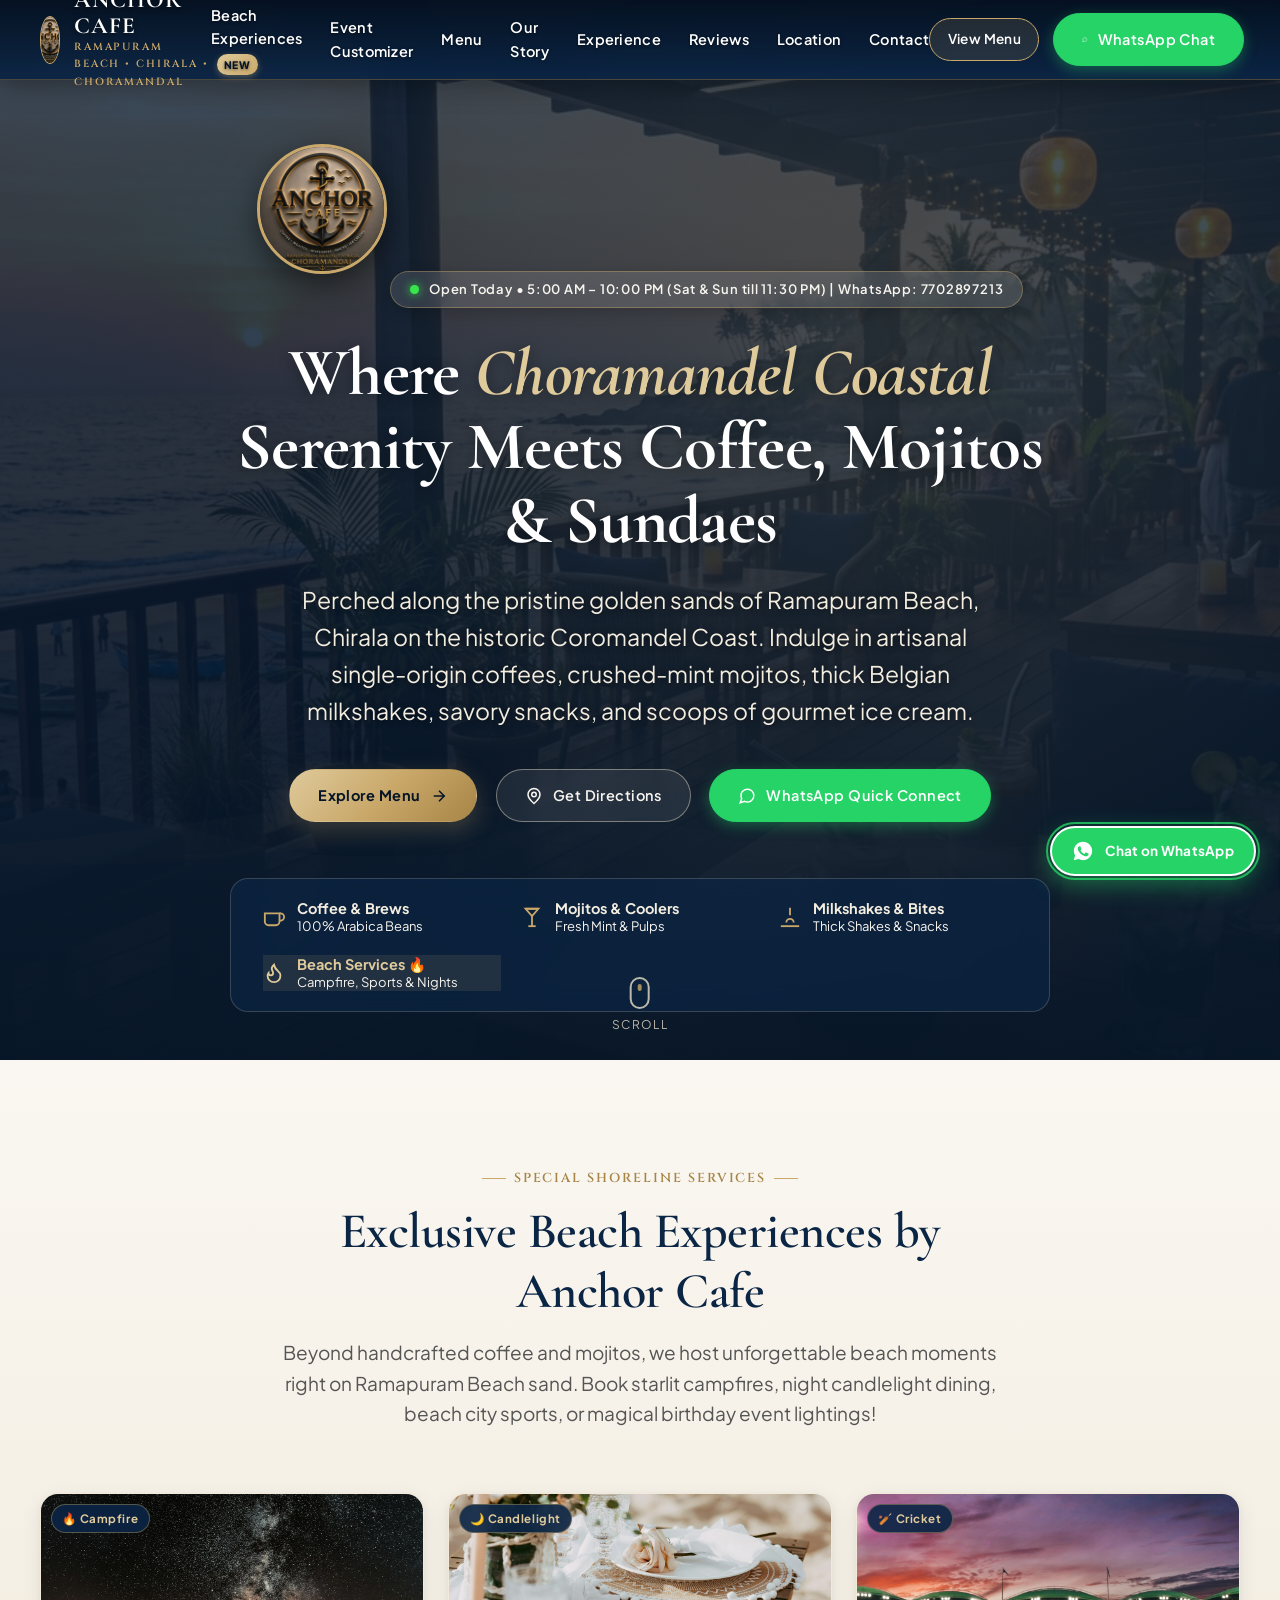
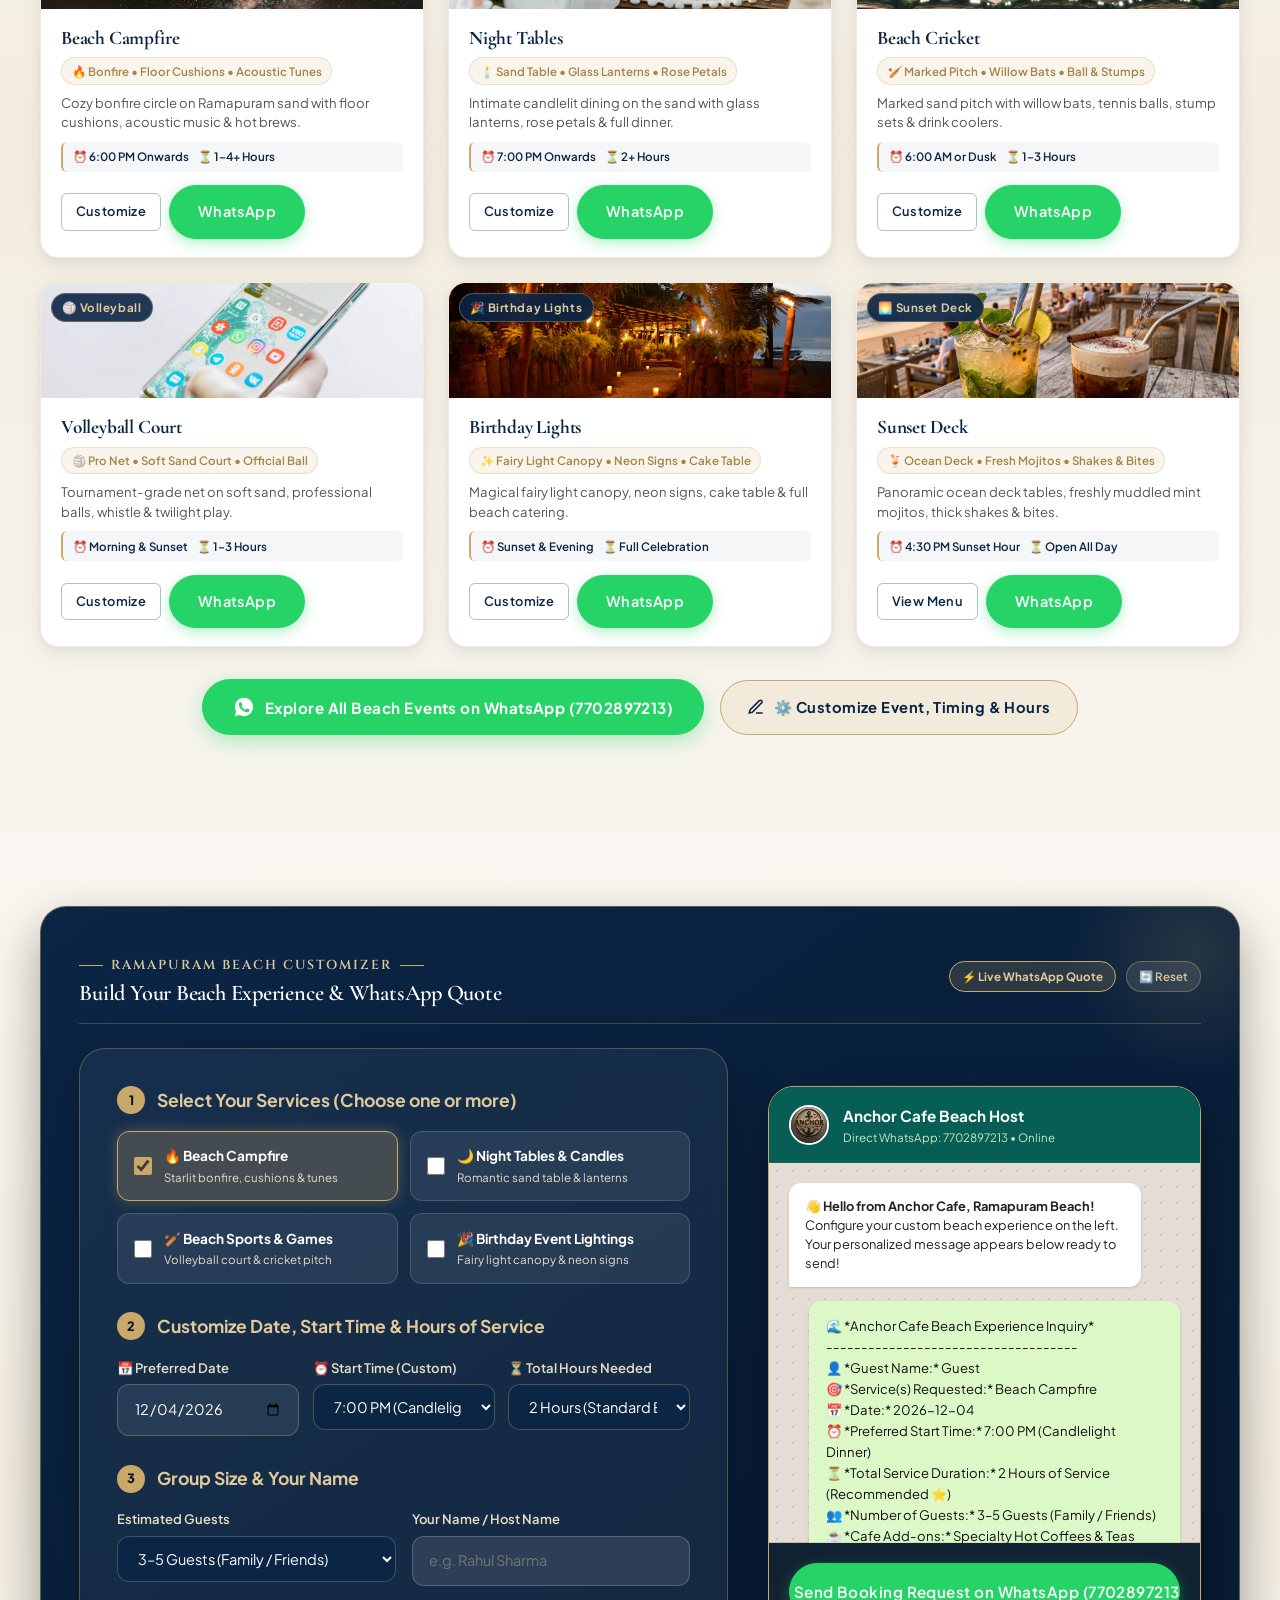
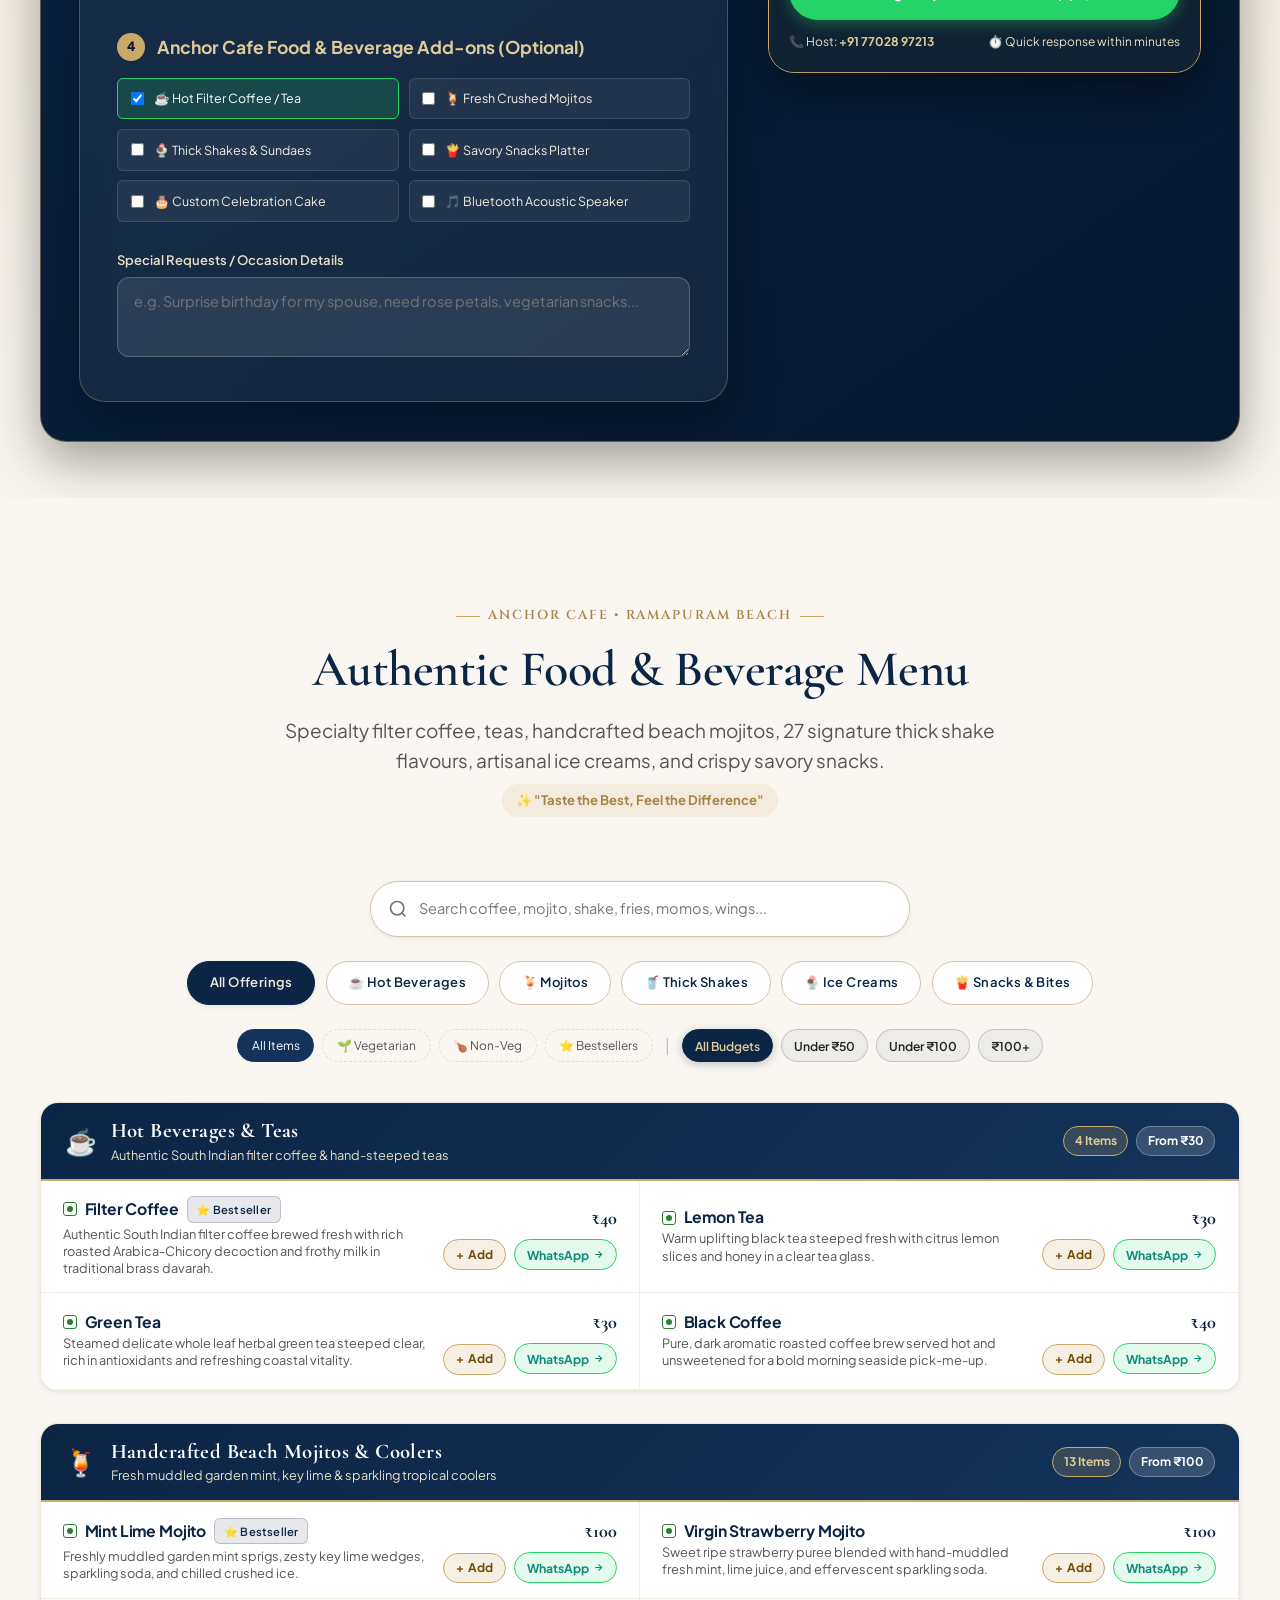
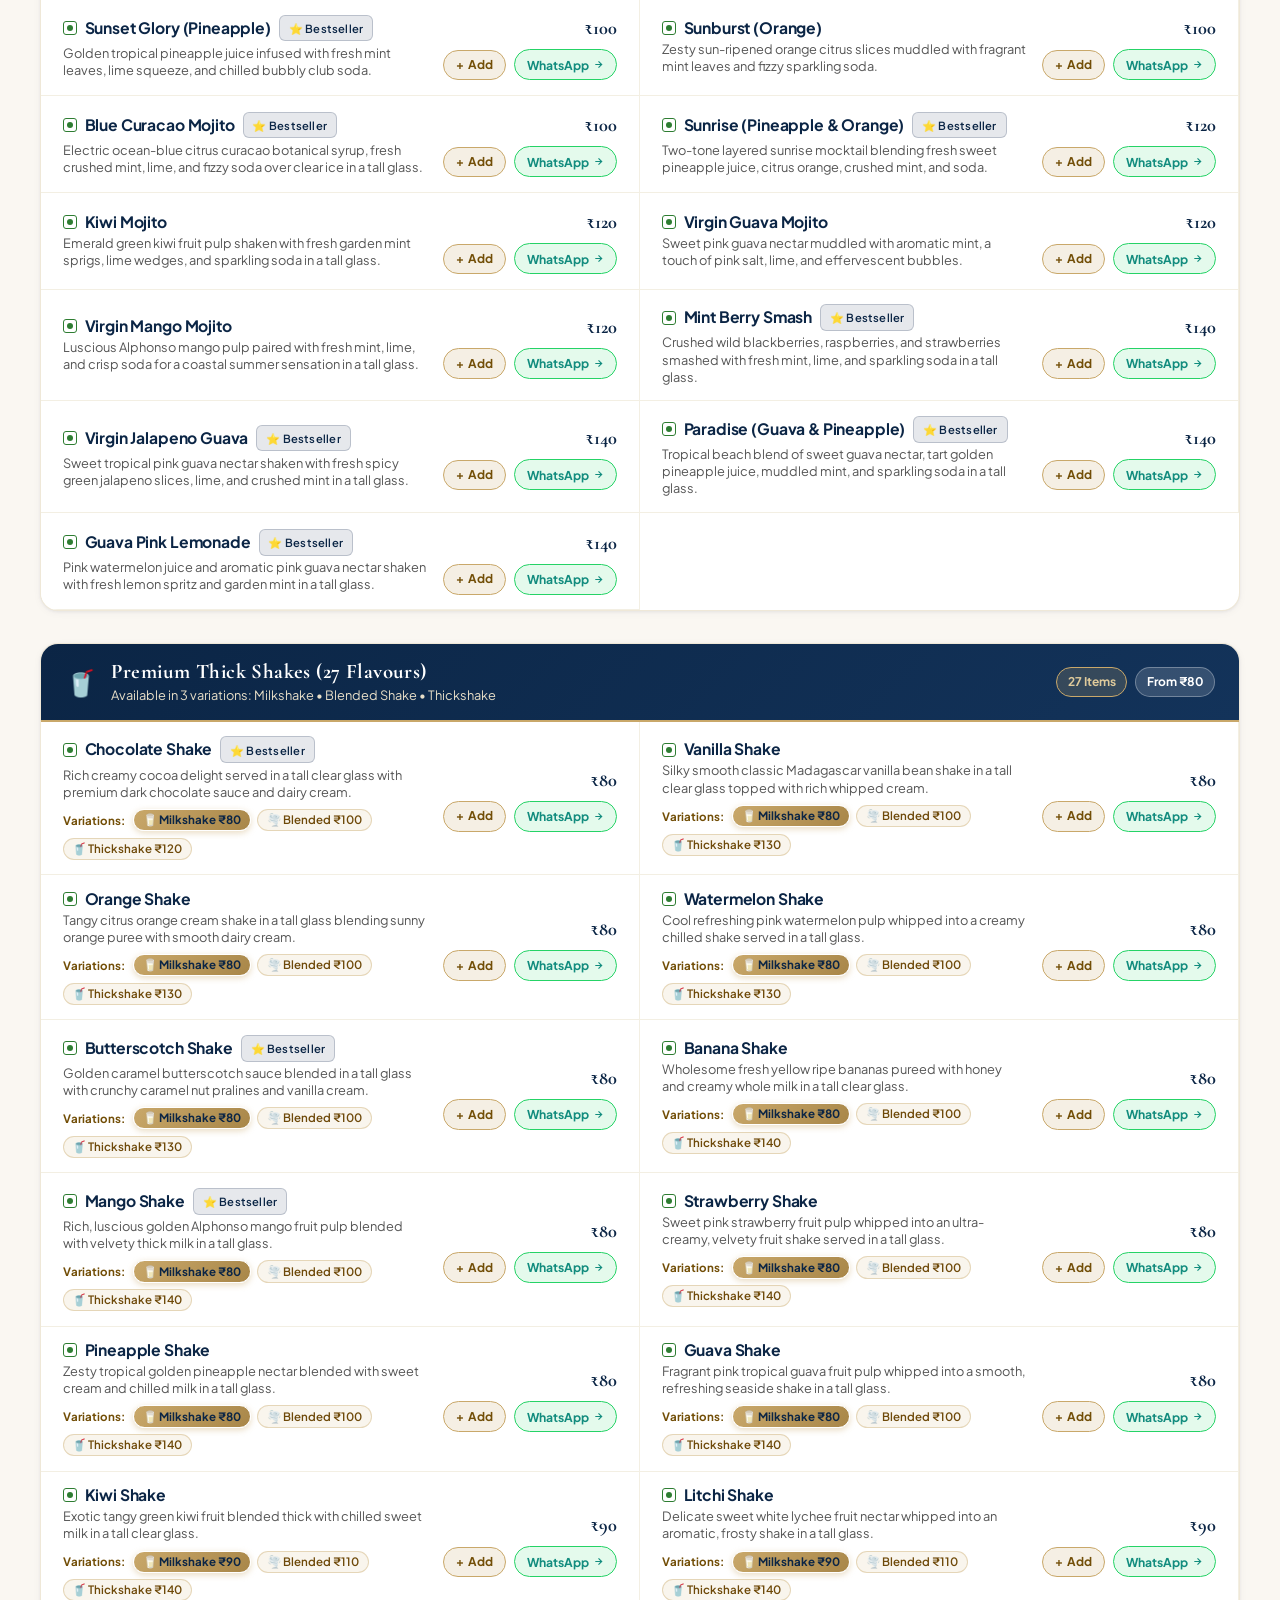
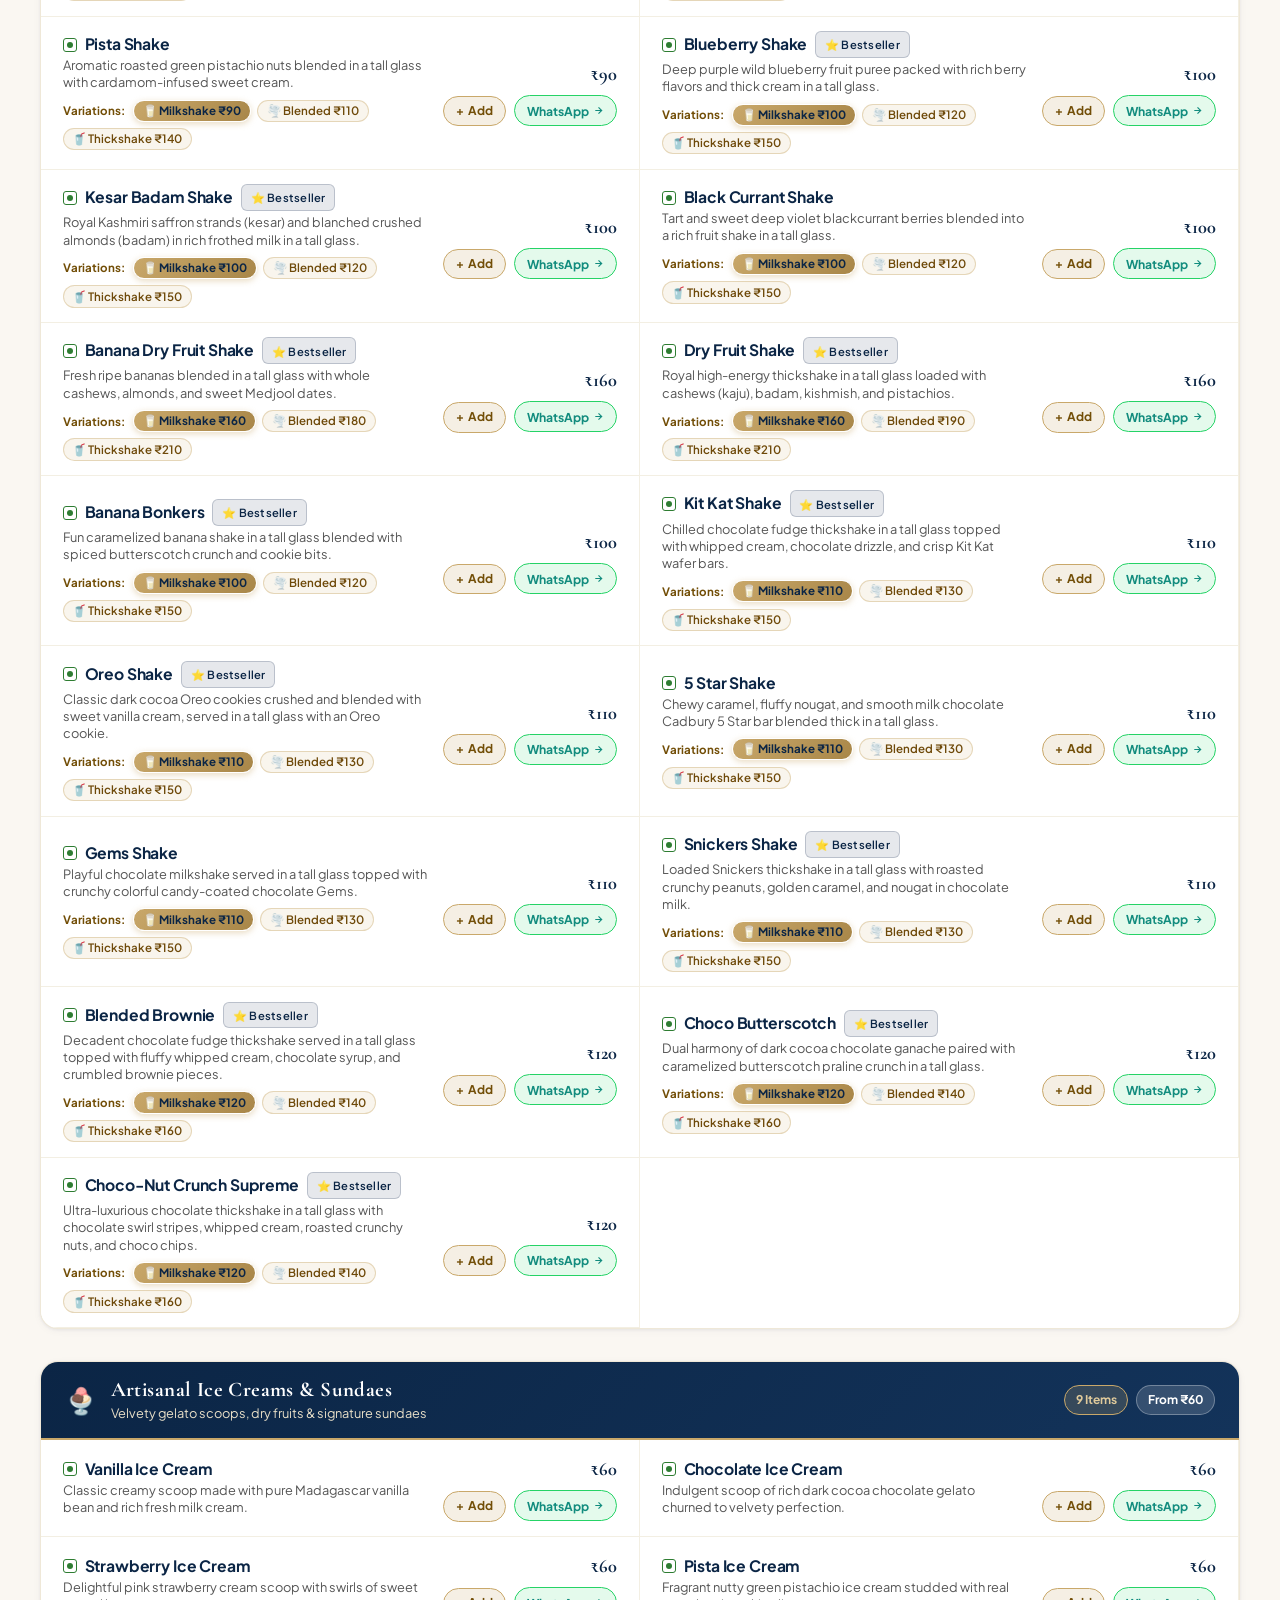
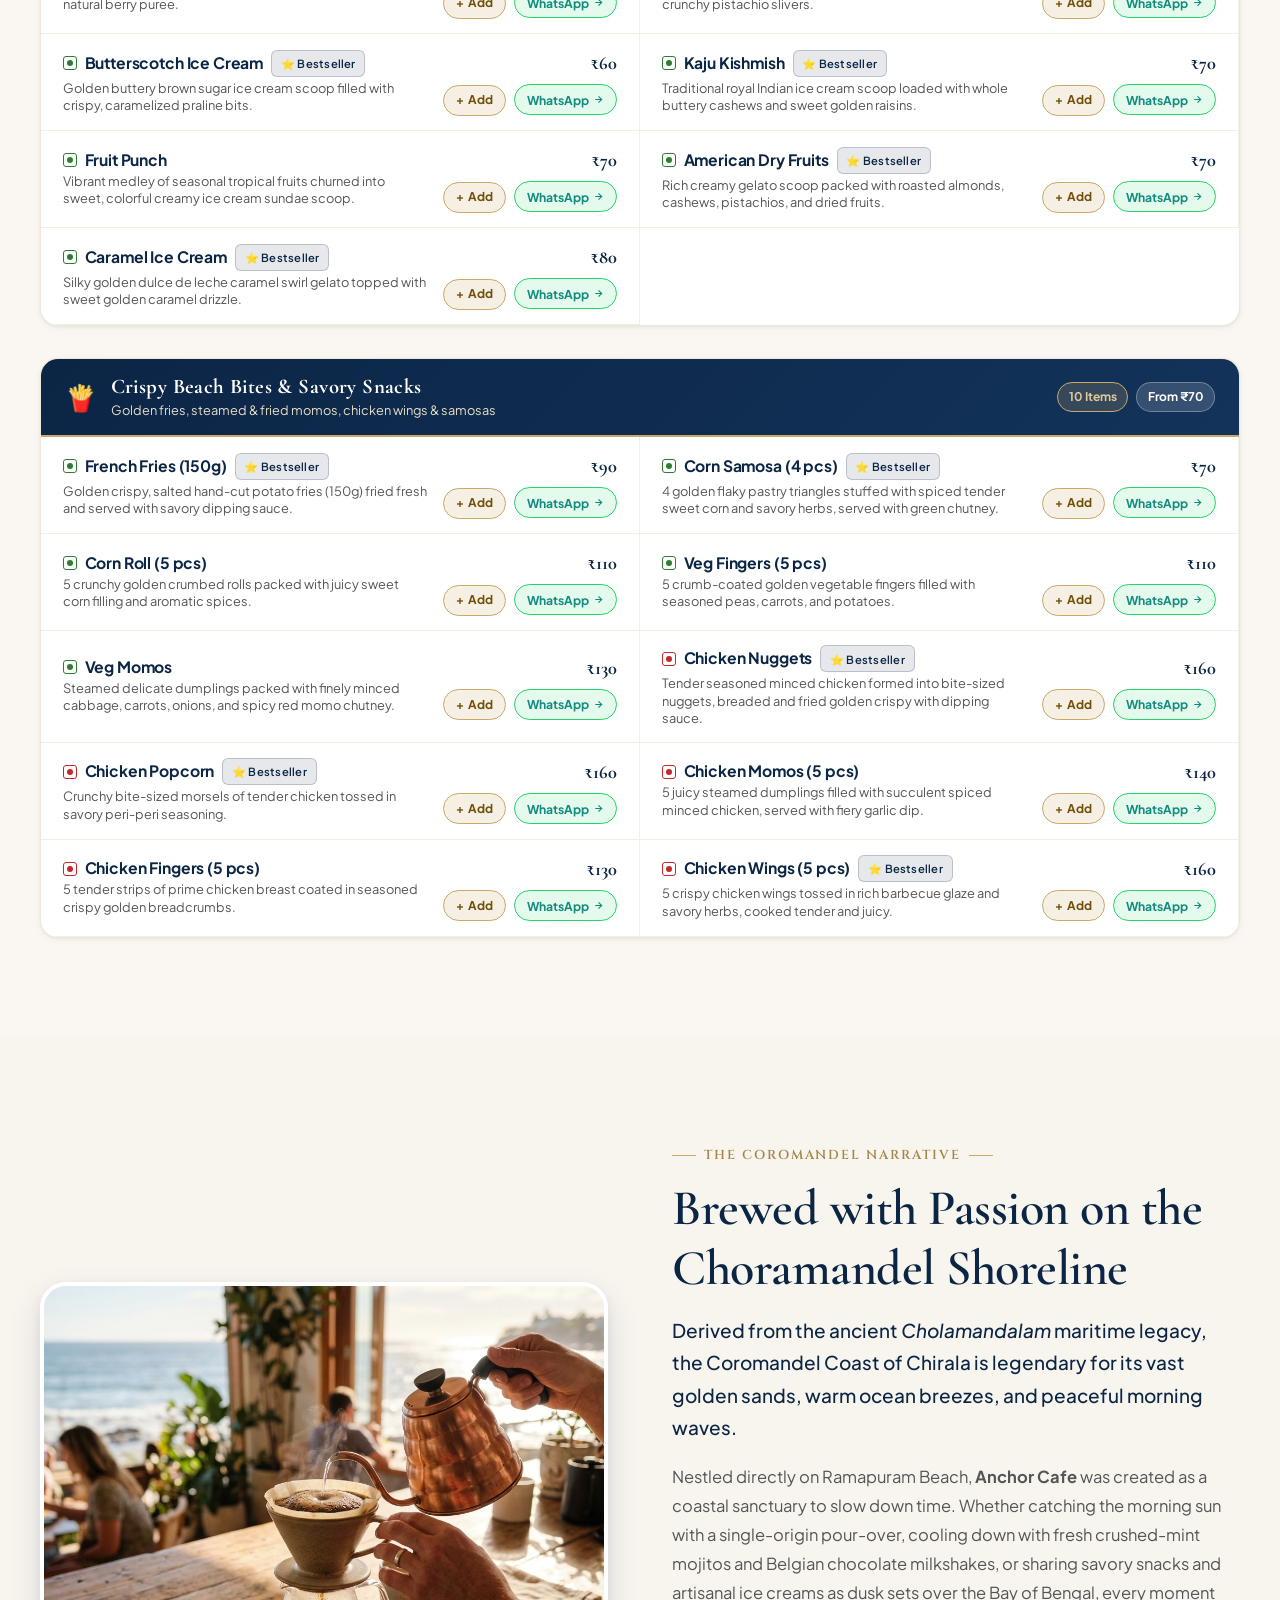
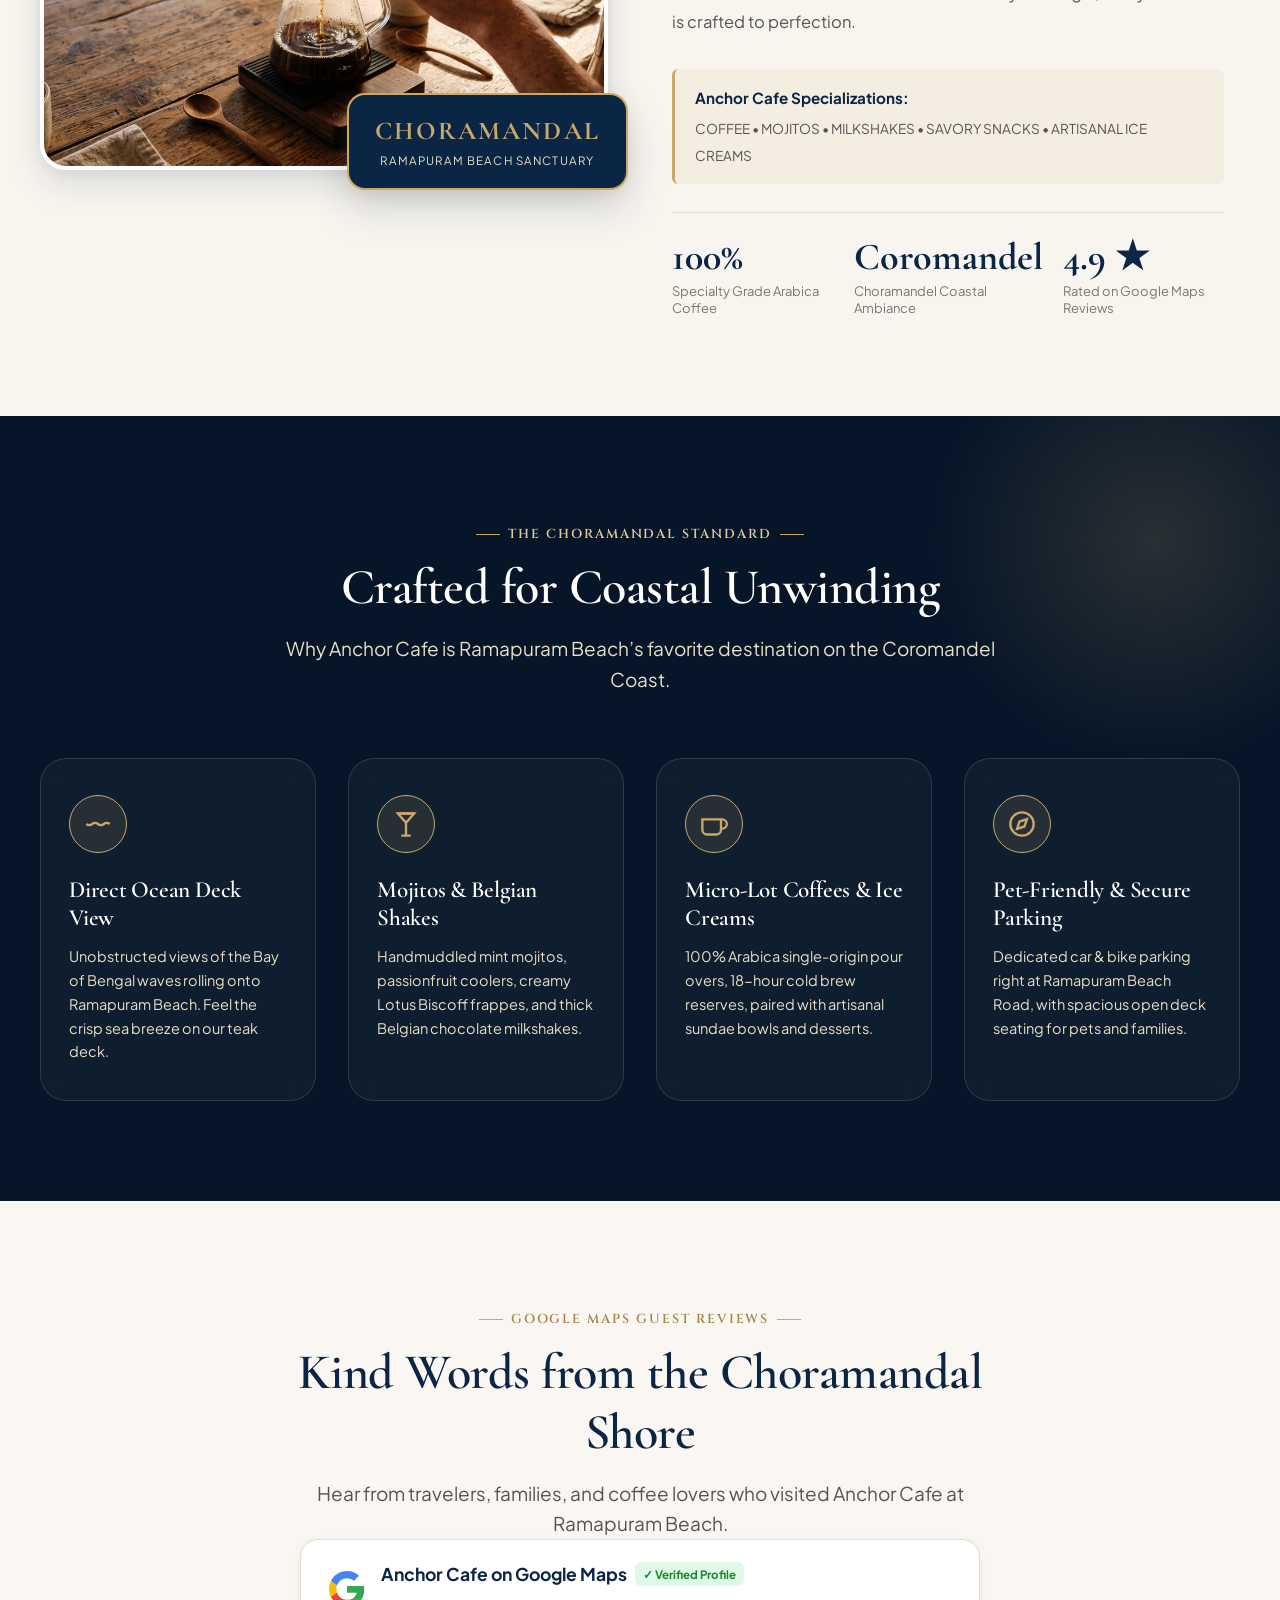
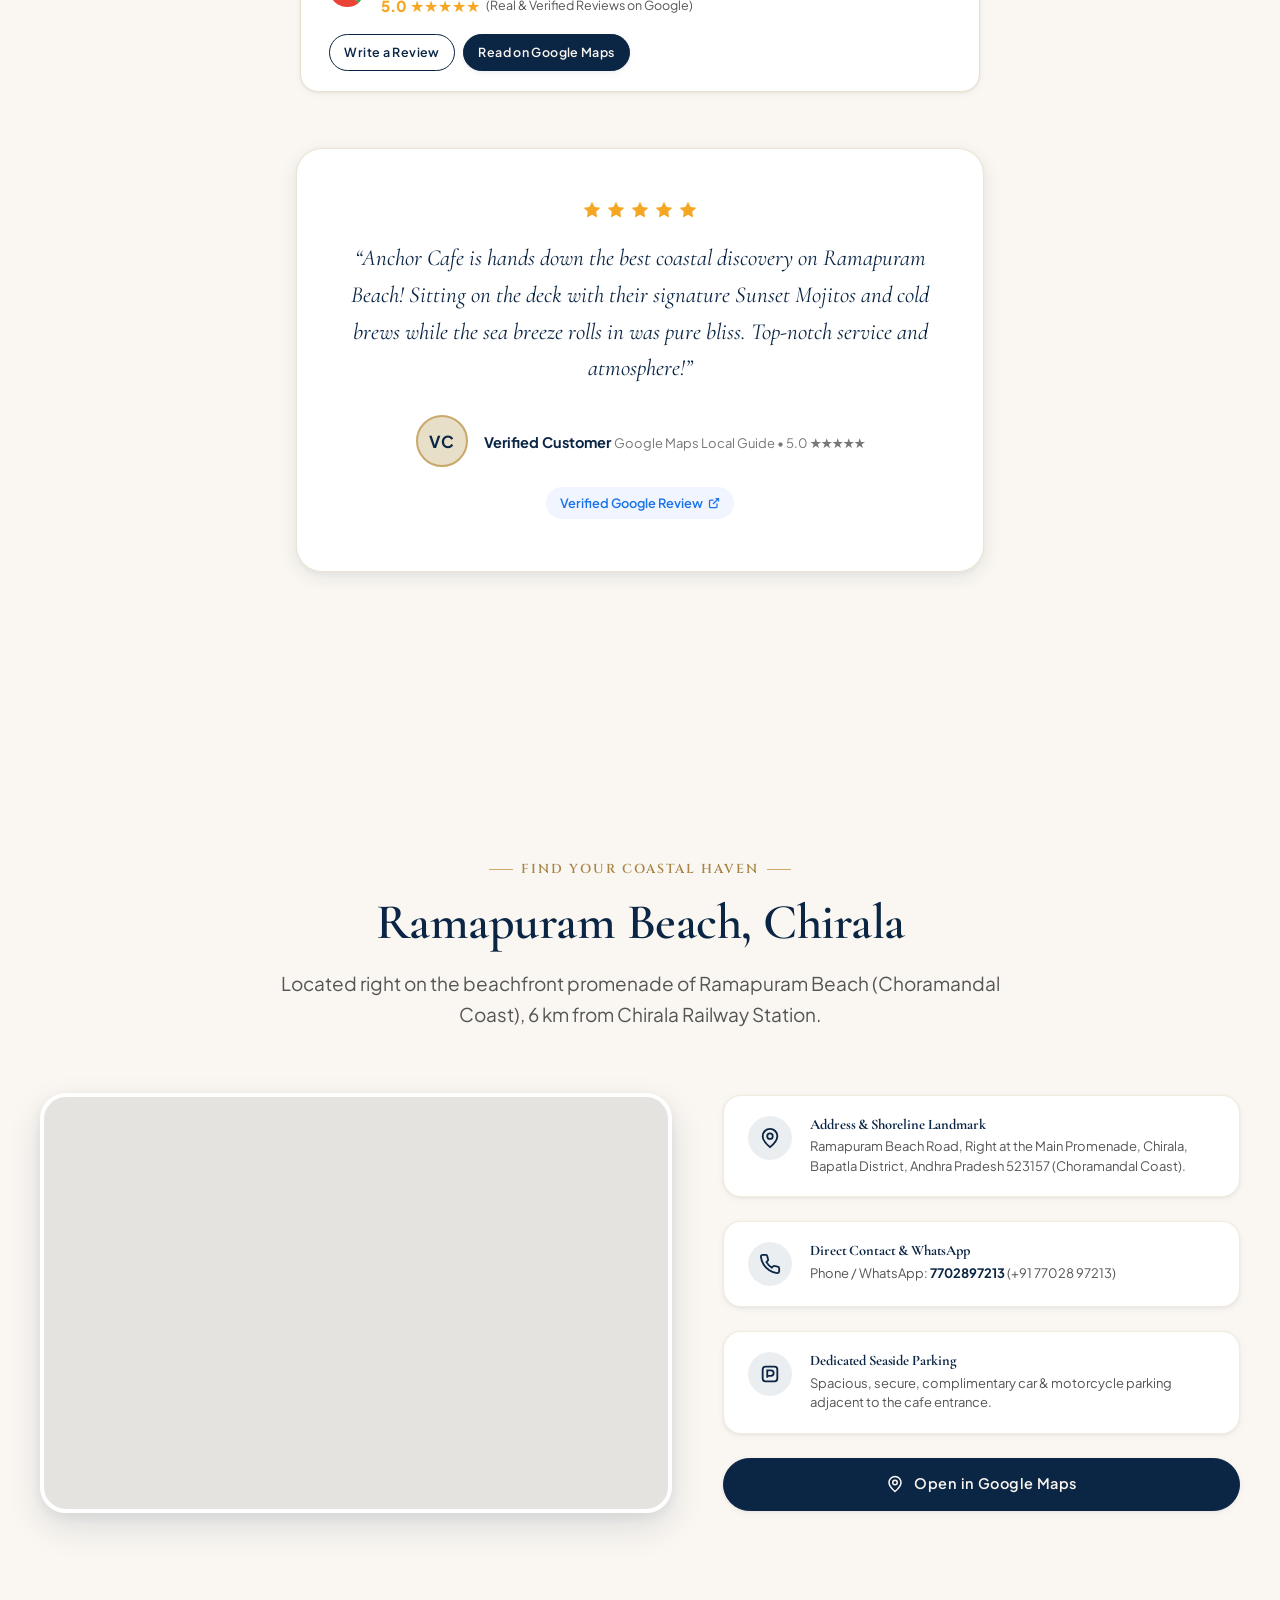
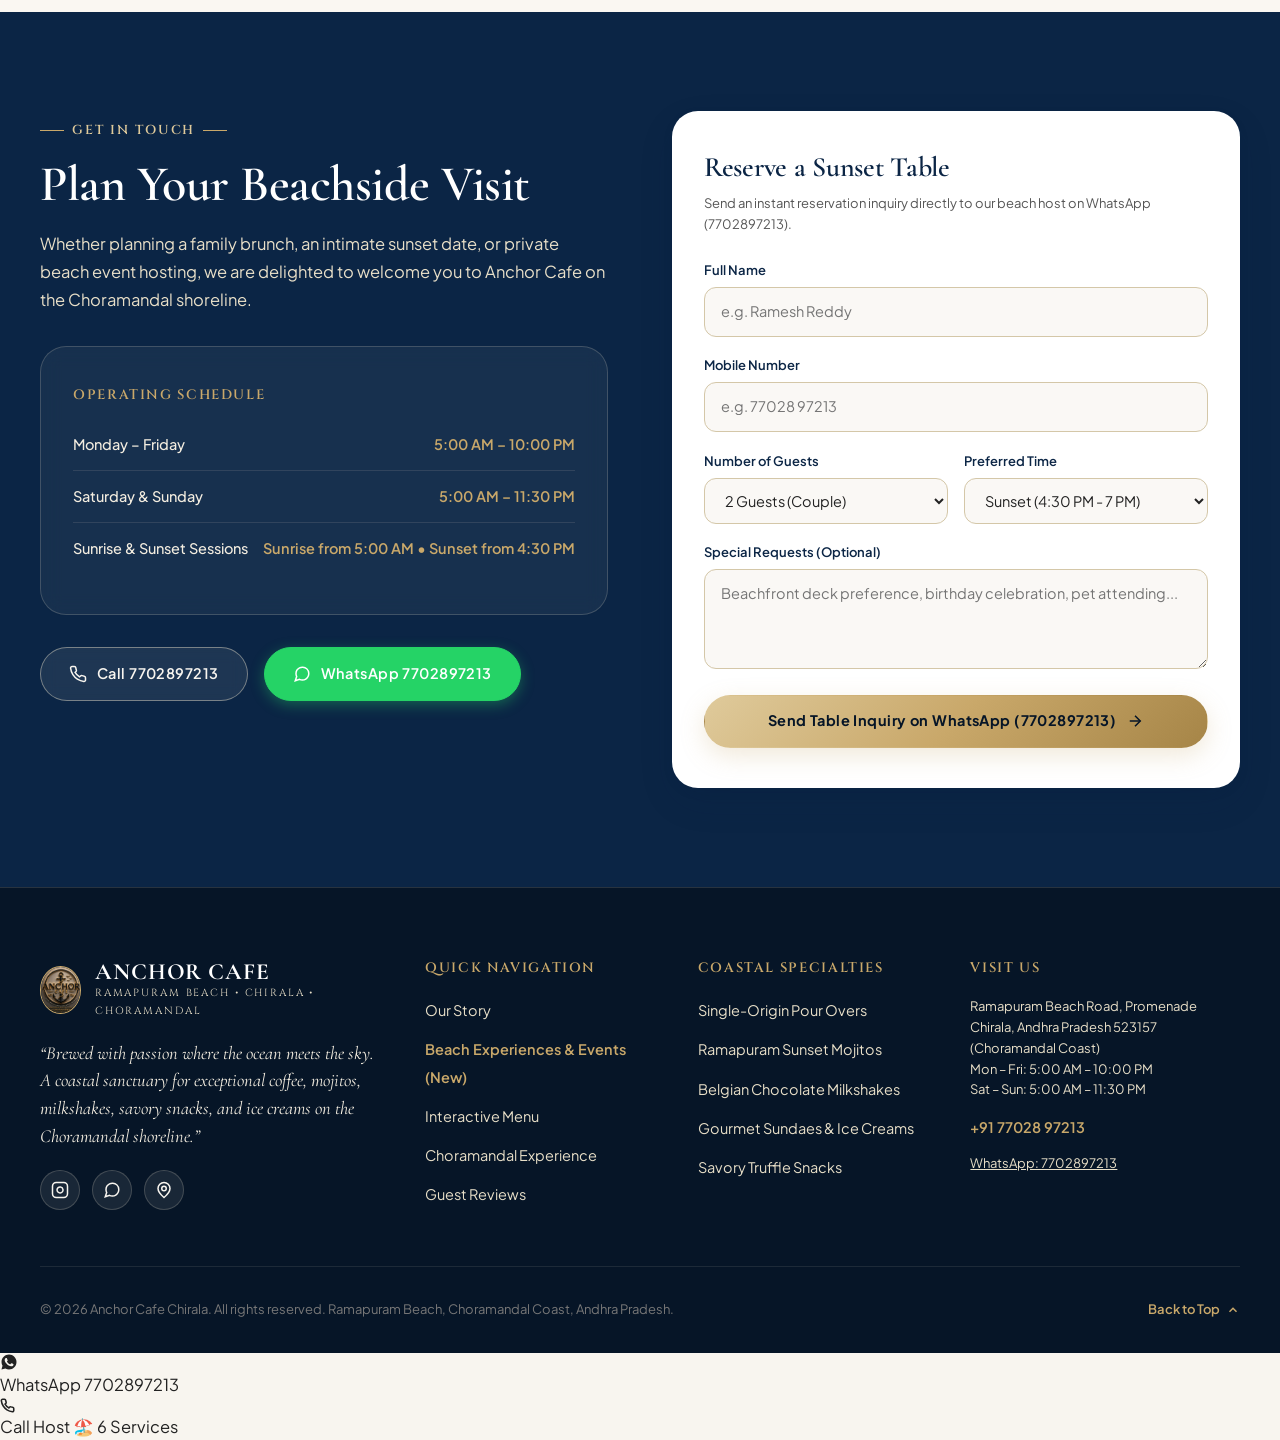
<file: index.html>
<!DOCTYPE html>
<html lang="en">
<head>
  <meta charset="UTF-8">
  <meta name="viewport" content="width=device-width, initial-scale=1.0">

  <!-- Primary SEO Meta Tags -->
  <title>Anchor Cafe | Ramapuram Beach, Chirala (Coromandel Coast) | Coffee, Mojitos, Milkshakes, Snacks & Ice Creams</title>
  <meta name="title" content="Anchor Cafe | Ramapuram Beach, Chirala (Coromandel Coast) | Coffee, Mojitos, Milkshakes, Snacks & Ice Creams">
  <meta name="description" content="Official Anchor Cafe at Ramapuram Beach, Chirala (Choramandal Coast). Specialty coffee, fresh crushed-mint mojitos, gourmet milkshakes, artisanal ice creams, and savory beachside snacks. Call/WhatsApp: 7702897213.">
  <meta name="keywords" content="Anchor Cafe Chirala, Ramapuram Beach Cafe, Coromandel Coast Cafe, Choramandal Cafe, coffee near Ramapuram Beach, mojitos Chirala, milkshakes Chirala, ice creams Chirala, beach snacks Chirala">
  <meta name="author" content="Anchor Cafe Chirala">
  <meta name="robots" content="index, follow">
  <link rel="canonical" href="https://anchorcafechirala.in/">

  <!-- Open Graph / Facebook / WhatsApp Preview -->
  <meta property="og:type" content="restaurant.restaurant">
  <meta property="og:url" content="https://anchorcafechirala.in/">
  <meta property="og:title" content="Anchor Cafe | Ramapuram Beach, Chirala (Choramandal Coast)">
  <meta property="og:description" content="Specialty Coffee • Handcrafted Mojitos • Gourmet Milkshakes • Snacks • Ice Creams on the Coromandel Coast. WhatsApp: 7702897213.">
  <meta property="og:image" content="https://anchorcafechirala.in/assets/images/anchor_cafe_logo.jpg">

  <!-- Twitter Cards -->
  <meta name="twitter:card" content="summary_large_image">
  <meta name="twitter:url" content="https://anchorcafechirala.in/">
  <meta name="twitter:title" content="Anchor Cafe | Ramapuram Beach, Chirala (Coromandel Coast)">
  <meta name="twitter:description" content="Coffee, Mojitos, Milkshakes, Snacks & Ice Creams on the Choramandal Shoreline. Call 7702897213.">
  <meta name="twitter:image" content="https://anchorcafechirala.in/assets/images/anchor_cafe_logo.jpg">

  <!-- Favicon -->
  <link rel="icon" type="image/jpeg" href="assets/images/anchor_cafe_logo.jpg">
  <link rel="apple-touch-icon" href="assets/images/anchor_cafe_logo.jpg">

  <!-- Typography -->
  <link rel="preconnect" href="https://fonts.googleapis.com">
  <link rel="preconnect" href="https://fonts.gstatic.com" crossorigin>
  <link href="https://fonts.googleapis.com/css2?family=Cinzel:wght@500;600;700&family=Cormorant+Garamond:ital,wght@0,500;0,600;0,700;1,400;1,600&family=Plus+Jakarta+Sans:wght@300;400;500;600;700&display=swap" rel="stylesheet">

  <!-- Stylesheets -->
  <link rel="stylesheet" href="style.css?v=3.2">

  <!-- Schema.org JSON-LD Structured Data -->
  <script type="application/ld+json">
  {
    "@context": "https://schema.org",
    "@type": "CafeOrCoffeeShop",
    "name": "Anchor Cafe",
    "alternateName": "Anchor Cafe Ramapuram Beach Chirala Choramandal",
    "image": "https://anchorcafechirala.in/assets/images/anchor_cafe_logo.jpg",
    "@id": "https://anchorcafechirala.in",
    "url": "https://anchorcafechirala.in",
    "telephone": "+917702897213",
    "priceRange": "₹₹",
    "servesCuisine": [
      "Specialty Coffee",
      "Handcrafted Mojitos",
      "Gourmet Milkshakes",
      "Artisanal Ice Creams",
      "Beachside Savory Snacks",
      "Coromandel Coastal Brunch"
    ],
    "address": {
      "@type": "PostalAddress",
      "streetAddress": "Ramapuram Beach Road, Promenade",
      "addressLocality": "Chirala",
      "addressRegion": "Andhra Pradesh",
      "postalCode": "523157",
      "addressCountry": "IN"
    },
    "geo": {
      "@type": "GeoCoordinates",
      "latitude": 15.7791544,
      "longitude": 80.3866496
    },
    "hasMap": "https://www.google.com/maps/place/Anchor+cafe/@15.7791544,80.3866496,17z/data=!3m1!4b1!4m6!3m5!1s0x3a4a47ca7c15e715:0xb96388332838b5c9!8m2!3d15.7791544!4d80.3866496",
    "openingHoursSpecification": [
      {
        "@type": "OpeningHoursSpecification",
        "dayOfWeek": ["Monday", "Tuesday", "Wednesday", "Thursday", "Friday"],
        "opens": "05:00",
        "closes": "22:00"
      },
      {
        "@type": "OpeningHoursSpecification",
        "dayOfWeek": ["Saturday", "Sunday"],
        "opens": "05:00",
        "closes": "23:30"
      }
    ],
    "aggregateRating": {
      "@type": "AggregateRating",
      "ratingValue": "4.9",
      "reviewCount": "480"
    },
    "hasMenu": "https://anchorcafechirala.in/#menu"
  }
  </script>
</head>
<body>

  <!-- Accessible Skip Link -->
  <a href="#main-content" class="skip-to-content">Skip to main content</a>

  <!-- Scroll Progress Indicator -->
  <div class="scroll-progress-container" aria-hidden="true">
    <div class="scroll-progress-bar" id="scrollProgressBar"></div>
  </div>

  <!-- Site Navigation Header -->
  <header class="site-header" id="siteHeader">
    <div class="container header-container">
      <a href="#hero" class="brand-link" aria-label="Anchor Cafe Homepage">
        <div class="brand-icon-wrap" style="width: 48px; height: 48px; overflow: hidden; border-color: var(--color-gold);">
          <img src="assets/images/anchor_cafe_logo.jpg" alt="Anchor Cafe Official Logo" style="width: 100%; height: 100%; object-fit: cover;" onerror="this.onerror=null;this.parentElement.innerHTML='<svg width=\'48\' height=\'48\' viewBox=\'0 0 100 100\' style=\'background:#0B2545;\'><circle cx=\'50\' cy=\'50\' r=\'44\' stroke=\'#C9A86A\' stroke-width=\'3\' fill=\'none\'/><circle cx=\'50\' cy=\'30\' r=\'10\' stroke=\'#C9A86A\' stroke-width=\'3.5\' fill=\'none\'/><path d=\'M50 40 L50 82 M34 54 L66 54 M24 64 Q50 94 76 64\' stroke=\'#C9A86A\' stroke-width=\'4\' fill=\'none\' stroke-linecap=\'round\'/></svg>';">
        </div>
        <div class="brand-text-block">
          <span class="brand-logo-text">ANCHOR CAFE</span>
          <span class="brand-tagline">RAMAPURAM BEACH • CHIRALA • CHORAMANDAL</span>
        </div>
      </a>

      <!-- Desktop Navigation -->
      <nav class="desktop-nav" aria-label="Primary Navigation">
        <a href="#beach-services" class="nav-link">Beach Experiences <span class="nav-badge-pill">NEW</span></a>
        <a href="#beach-builder" class="nav-link">Event Customizer</a>
        <a href="#menu" class="nav-link">Menu</a>
        <a href="#story" class="nav-link">Our Story</a>
        <a href="#experience" class="nav-link">Experience</a>
        <a href="#reviews" class="nav-link">Reviews</a>
        <a href="#location" class="nav-link">Location</a>
        <a href="#contact" class="nav-link">Contact</a>
      </nav>

      <div class="header-actions">
        <a href="#menu" class="btn btn-outline-light" style="padding: 0.6rem 1.25rem; font-size: 0.85rem;">View Menu</a>
        <button class="btn btn-whatsapp wa-modal-trigger" aria-label="Chat on WhatsApp 7702897213">
          <svg width="16" height="16" viewBox="0 0 24 24" fill="none" stroke="currentColor" stroke-width="2"><path d="M21 11.5a8.38 8.38 0 0 1-.9 3.8 8.5 8.5 0 0 1-7.6 4.7 8.38 8.38 0 0 1-3.8-.9L3 21l1.9-5.7a8.38 8.38 0 0 1-.9-3.8 8.5 8.5 0 0 1 4.7-7.6 8.38 8.38 0 0 1 3.8-.9h.5a8.48 8.48 0 0 1 8 8v.5z"/></svg>
          <span>WhatsApp Chat</span>
        </button>

        <!-- Mobile Drawer Toggle Button -->
        <button class="mobile-nav-toggle" id="mobileNavToggle" aria-label="Open mobile navigation menu" aria-expanded="false">
          <span class="hamburger-line"></span>
          <span class="hamburger-line"></span>
          <span class="hamburger-line"></span>
        </button>
      </div>
    </div>
  </header>

  <!-- Mobile Drawer Overlay & Menu -->
  <div class="mobile-drawer-overlay" id="mobileDrawerOverlay"></div>
  <aside class="mobile-drawer" id="mobileDrawer" aria-label="Mobile Navigation Menu">
    <div>
      <div style="display: flex; align-items: center; justify-content: space-between; margin-bottom: 2rem;">
        <div style="display: flex; align-items: center; gap: 0.75rem;">
          <img src="assets/images/anchor_cafe_logo.jpg" alt="Anchor Cafe Logo" style="width: 44px; height: 44px; border-radius: 50%; border: 2px solid var(--color-gold);">
          <div>
            <span style="font-family: var(--font-heading); font-size: 1.4rem; font-weight: 700; color: #FFFFFF; display: block;">ANCHOR CAFE</span>
            <span style="font-size: 0.65rem; color: var(--color-gold); letter-spacing: 0.1em; text-transform: uppercase;">RAMAPURAM BEACH • CHORAMANDAL</span>
          </div>
        </div>
        <button id="mobileDrawerClose" style="background: rgba(201,168,106,0.15); border: 1px solid var(--color-gold); color: var(--color-gold); width: 38px; height: 38px; border-radius: 50%; font-size: 1.3rem; line-height: 1; cursor: pointer; display: flex; align-items: center; justify-content: center;" aria-label="Close menu">&times;</button>
      </div>
      <nav class="mobile-nav-list">
        <a href="#beach-services" class="mobile-nav-link" style="color: var(--color-gold); font-weight: 700;">🔥 Beach Experiences &amp; Events <span class="nav-badge-pill">NEW</span></a>
        <a href="#beach-builder" class="mobile-nav-link">⚡ Event Customizer &amp; Quote</a>
        <a href="#menu" class="mobile-nav-link">Interactive Menu</a>
        <a href="#story" class="mobile-nav-link">Our Story</a>
        <a href="#experience" class="mobile-nav-link">Signature Experience</a>
        <a href="#reviews" class="mobile-nav-link">Guest Reviews</a>
        <a href="#location" class="mobile-nav-link">Find Us & Parking</a>
        <a href="#contact" class="mobile-nav-link">Contact & Hours</a>
      </nav>
    </div>
    <div style="display: flex; flex-direction: column; gap: 0.75rem;">
      <button class="btn btn-whatsapp wa-modal-trigger">WhatsApp 7702897213</button>
      <a href="https://www.google.com/maps/place/Anchor+cafe/@15.7791544,80.3866496,17z/data=!3m1!4b1!4m6!3m5!1s0x3a4a47ca7c15e715:0xb96388332838b5c9!8m2!3d15.7791544!4d80.3866496" target="_blank" rel="noopener" class="btn btn-gold">Get Directions</a>
    </div>
  </aside>

  <!-- Main Landmark -->
  <main id="main-content">

    <!-- 2. Hero Section -->
    <section class="hero-section" id="hero" aria-label="Welcome to Anchor Cafe">
      <img src="assets/images/hero_coastal_cafe.jpg" alt="Anchor Cafe coastal deck terrace with ocean view at Ramapuram Beach Chirala Coromandel Coast" class="hero-backdrop-img">
      <canvas class="hero-canvas" id="heroCanvas" aria-hidden="true"></canvas>
      <div class="hero-bg-overlay"></div>

      <div class="container hero-content">
        <!-- Official Brand Emblem Display -->
        <div style="display: inline-block; margin-bottom: 1.25rem;">
          <img src="assets/images/anchor_cafe_logo.jpg" alt="Official Anchor Cafe Emblem" style="width: 130px; height: 130px; border-radius: 50%; border: 3px solid var(--color-gold); box-shadow: 0 10px 30px rgba(0,0,0,0.5);" onerror="this.onerror=null;this.parentElement.innerHTML='<svg width=\'130\' height=\'130\' viewBox=\'0 0 100 100\' style=\'background:#0B2545;border-radius:50%;border:3px solid #C9A86A;box-shadow:0 10px 30px rgba(0,0,0,0.5);\'><circle cx=\'50\' cy=\'50\' r=\'44\' stroke=\'#C9A86A\' stroke-width=\'3\' fill=\'none\'/><circle cx=\'50\' cy=\'30\' r=\'10\' stroke=\'#C9A86A\' stroke-width=\'3.5\' fill=\'none\'/><path d=\'M50 40 L50 82 M34 54 L66 54 M24 64 Q50 94 76 64\' stroke=\'#C9A86A\' stroke-width=\'4\' fill=\'none\' stroke-linecap=\'round\'/></svg>';">
        </div>

        <div class="hero-status-pill">
          <span class="status-dot"></span>
          <span class="status-text">Open Today • 5:00 AM – 10:00 PM (Sat &amp; Sun till 11:30 PM) | WhatsApp: 7702897213</span>
        </div>

        <h1 class="hero-title">
          Where <em>Choramandel Coastal</em> Serenity Meets Coffee, Mojitos & Sundaes
        </h1>

        <p class="hero-lead">
          Perched along the pristine golden sands of Ramapuram Beach, Chirala on the historic Coromandel Coast. Indulge in artisanal single-origin coffees, crushed-mint mojitos, thick Belgian milkshakes, savory snacks, and scoops of gourmet ice cream.
        </p>

        <div class="hero-actions">
          <a href="#menu" class="btn btn-gold">
            <span>Explore Menu</span>
            <svg class="icon-svg" viewBox="0 0 24 24" fill="none" stroke="currentColor" stroke-width="2"><line x1="5" y1="12" x2="19" y2="12"/><polyline points="12 5 19 12 12 19"/></svg>
          </a>
          <a href="https://www.google.com/maps/place/Anchor+cafe/@15.7791544,80.3866496,17z/data=!3m1!4b1!4m6!3m5!1s0x3a4a47ca7c15e715:0xb96388332838b5c9!8m2!3d15.7791544!4d80.3866496" target="_blank" rel="noopener" class="btn btn-outline-light">
            <svg class="icon-svg" viewBox="0 0 24 24" fill="none" stroke="currentColor" stroke-width="2"><path d="M12 2a8 8 0 0 0-8 8c0 5.25 8 12 8 12s8-6.75 8-12a8 8 0 0 0-8-8z"/><circle cx="12" cy="10" r="3"/></svg>
            <span>Get Directions</span>
          </a>
          <button class="btn btn-whatsapp wa-modal-trigger">
            <svg class="icon-svg" viewBox="0 0 24 24" fill="none" stroke="currentColor" stroke-width="2"><path d="M21 11.5a8.38 8.38 0 0 1-.9 3.8 8.5 8.5 0 0 1-7.6 4.7 8.38 8.38 0 0 1-3.8-.9L3 21l1.9-5.7a8.38 8.38 0 0 1-.9-3.8 8.5 8.5 0 0 1 4.7-7.6 8.38 8.38 0 0 1 3.8-.9h.5a8.48 8.48 0 0 1 8 8v.5z"/></svg>
            <span>WhatsApp Quick Connect</span>
          </button>
        </div>

        <div class="hero-features-bar">
          <div class="hero-feature-item">
            <svg class="hero-feature-icon" viewBox="0 0 24 24" fill="none" stroke="currentColor" stroke-width="2"><path d="M18 8h1a4 4 0 0 1 0 8h-1"/><path d="M2 8h16v9a4 4 0 0 1-4 4H6a4 4 0 0 1-4-4V8z"/></svg>
            <div class="hero-feature-text">
              <strong>Coffee & Brews</strong>
              <span>100% Arabica Beans</span>
            </div>
          </div>
          <div class="hero-feature-item">
            <svg class="hero-feature-icon" viewBox="0 0 24 24" fill="none" stroke="currentColor" stroke-width="2"><path d="M8 22h8"/><path d="M12 11v11"/><path d="m19 3-7 8-7-8Z"/><path d="M5 3h14"/></svg>
            <div class="hero-feature-text">
              <strong>Mojitos & Coolers</strong>
              <span>Fresh Mint & Pulps</span>
            </div>
          </div>
          <div class="hero-feature-item">
            <svg class="hero-feature-icon" viewBox="0 0 24 24" fill="none" stroke="currentColor" stroke-width="2"><path d="M12 10V2"/><path d="M22 22H2"/><path d="M8 18a4 4 0 0 1 8 0"/></svg>
            <div class="hero-feature-text">
              <strong>Milkshakes & Bites</strong>
              <span>Thick Shakes & Snacks</span>
            </div>
          </div>
          <a href="#beach-services" class="hero-feature-item" style="cursor: pointer; text-decoration: none; border-color: rgba(201,168,106,0.5); background: rgba(201,168,106,0.12);">
            <svg class="hero-feature-icon" viewBox="0 0 24 24" fill="none" stroke="currentColor" stroke-width="2" style="color: var(--color-gold-light);"><path d="M8.5 14.5A2.5 2.5 0 0 0 11 12c0-1.38-.5-2-1-3-1.072-2.143-.224-4.054 2-6 .5 2.5 2 4.9 4 6.5 2 1.6 3 3.5 3 5.5a7 7 0 1 1-14 0c0-1.153.433-2.294 1-3a2.5 2.5 0 0 0 2.5 2.5z"/></svg>
            <div class="hero-feature-text">
              <strong style="color: var(--color-gold-light);">Beach Services 🔥</strong>
              <span>Campfire, Sports & Nights</span>
            </div>
          </a>
        </div>
      </div>

      <a href="#beach-services" class="scroll-indicator-down" aria-label="Scroll to beach services">
        <div class="mouse-icon">
          <div class="mouse-wheel"></div>
        </div>
        <span>Scroll</span>
      </a>
    </section>

    <!-- 3. Exclusive Beach Experiences & Services Showcase (Upside at Top!) -->
    <section class="section-padding beach-showcase-section" id="beach-services" aria-label="Ramapuram Beach Experiences & Services">
      <div class="container">
        <div class="section-header fade-in-element">
          <span class="eyebrow" style="color: var(--color-gold-dark);">Special Shoreline Services</span>
          <h2 class="section-title">Exclusive Beach Experiences by Anchor Cafe</h2>
          <p class="section-subtitle">
            Beyond handcrafted coffee and mojitos, we host unforgettable beach moments right on Ramapuram Beach sand. Book starlit campfires, night candlelight dining, beach city sports, or magical birthday event lightings!
          </p>
        </div>

        <div class="showcase-cards-grid">
          <!-- Item 1: Campfire -->
          <div class="showcase-card fade-in-element">
            <div class="showcase-card-img-wrap">
              <img src="assets/images/service_campfire.jpg" alt="Beach campfire on the sand at Ramapuram Beach" class="showcase-card-img" loading="lazy" onerror="this.onerror=null;this.src='assets/images/anchor_cafe_logo.jpg';">
              <span class="showcase-card-badge">🔥 Campfire</span>
            </div>
            <div class="showcase-card-body">
              <div class="showcase-card-content">
                <h3 class="showcase-card-title">Beach Campfire</h3>
                <span class="showcase-highlights-pill">🔥 Bonfire • Floor Cushions • Acoustic Tunes</span>
                <p class="showcase-card-desc">
                  Cozy bonfire circle on Ramapuram sand with floor cushions, acoustic music &amp; hot brews.
                </p>
                <div class="showcase-meta-info">
                  <span>⏰ 6:00 PM Onwards</span>
                  <span>⏳ 1–4+ Hours</span>
                </div>
              </div>
              <div class="showcase-card-footer">
                <button type="button" class="btn showcase-customize-btn" onclick="openAndScrollToBuilder('campfire')">Customize</button>
                <a href="https://wa.me/917702897213?text=%F0%9F%94%A5%20Hi%20Anchor%20Cafe!%20I'd%20love%20to%20book%20a%20Beach%20Campfire%20experience%20at%20Ramapuram%20Beach." target="_blank" rel="noopener" class="btn btn-whatsapp">
                  WhatsApp
                </a>
              </div>
            </div>
          </div>

          <!-- Item 2: Night Tables -->
          <div class="showcase-card fade-in-element">
            <div class="showcase-card-img-wrap">
              <img src="assets/images/service_night_tables.jpg" alt="Candlelight night beach tables at Ramapuram Beach" class="showcase-card-img" loading="lazy" onerror="this.onerror=null;this.src='assets/images/anchor_cafe_logo.jpg';">
              <span class="showcase-card-badge">🌙 Candlelight</span>
            </div>
            <div class="showcase-card-body">
              <div class="showcase-card-content">
                <h3 class="showcase-card-title">Night Tables</h3>
                <span class="showcase-highlights-pill">🕯️ Sand Table • Glass Lanterns • Rose Petals</span>
                <p class="showcase-card-desc">
                  Intimate candlelit dining on the sand with glass lanterns, rose petals &amp; full dinner.
                </p>
                <div class="showcase-meta-info">
                  <span>⏰ 7:00 PM Onwards</span>
                  <span>⏳ 2+ Hours</span>
                </div>
              </div>
              <div class="showcase-card-footer">
                <button type="button" class="btn showcase-customize-btn" onclick="openAndScrollToBuilder('night-tables')">Customize</button>
                <a href="https://wa.me/917702897213?text=%F0%9F%8C%99%20Hi%20Anchor%20Cafe!%20I%20want%20to%20reserve%20a%20Night-Time%20Beach%20Table%20(Candlelight%20Dining)%20at%20Ramapuram%20Beach." target="_blank" rel="noopener" class="btn btn-whatsapp">
                  WhatsApp
                </a>
              </div>
            </div>
          </div>

          <!-- Item 3: Beach Cricket -->
          <div class="showcase-card fade-in-element">
            <div class="showcase-card-img-wrap">
              <img src="assets/images/service_cricket.jpg" alt="Beach cricket turf on the sand at Ramapuram Beach" class="showcase-card-img" loading="lazy" onerror="this.onerror=null;this.src='assets/images/anchor_cafe_logo.jpg';">
              <span class="showcase-card-badge">🏏 Cricket</span>
            </div>
            <div class="showcase-card-body">
              <div class="showcase-card-content">
                <h3 class="showcase-card-title">Beach Cricket</h3>
                <span class="showcase-highlights-pill">🏏 Marked Pitch • Willow Bats • Ball &amp; Stumps</span>
                <p class="showcase-card-desc">
                  Marked sand pitch with willow bats, tennis balls, stump sets &amp; drink coolers.
                </p>
                <div class="showcase-meta-info">
                  <span>⏰ 6:00 AM or Dusk</span>
                  <span>⏳ 1–3 Hours</span>
                </div>
              </div>
              <div class="showcase-card-footer">
                <button type="button" class="btn showcase-customize-btn" onclick="openAndScrollToBuilder('beach-sports')">Customize</button>
                <a href="https://wa.me/917702897213?text=%F0%9F%8F%8F%20Hi%20Anchor%20Cafe!%20We%20want%20to%20book%20Beach%20Cricket%20at%20Ramapuram%20Beach." target="_blank" rel="noopener" class="btn btn-whatsapp">
                  WhatsApp
                </a>
              </div>
            </div>
          </div>

          <!-- Item 4: Beach Volleyball -->
          <div class="showcase-card fade-in-element">
            <div class="showcase-card-img-wrap">
              <img src="assets/images/service_beach_sports.jpg" alt="Beach volleyball on the sand at Ramapuram Beach" class="showcase-card-img" loading="lazy" onerror="this.onerror=null;this.src='assets/images/anchor_cafe_logo.jpg';">
              <span class="showcase-card-badge">🏐 Volleyball</span>
            </div>
            <div class="showcase-card-body">
              <div class="showcase-card-content">
                <h3 class="showcase-card-title">Volleyball Court</h3>
                <span class="showcase-highlights-pill">🏐 Pro Net • Soft Sand Court • Official Ball</span>
                <p class="showcase-card-desc">
                  Tournament-grade net on soft sand, professional balls, whistle &amp; twilight play.
                </p>
                <div class="showcase-meta-info">
                  <span>⏰ Morning &amp; Sunset</span>
                  <span>⏳ 1–3 Hours</span>
                </div>
              </div>
              <div class="showcase-card-footer">
                <button type="button" class="btn showcase-customize-btn" onclick="openAndScrollToBuilder('beach-sports')">Customize</button>
                <a href="https://wa.me/917702897213?text=%E2%9A%BD%20Hi%20Anchor%20Cafe!%20We%20want%20to%20book%20Beach%20Volleyball%20at%20Ramapuram%20Beach." target="_blank" rel="noopener" class="btn btn-whatsapp">
                  WhatsApp
                </a>
              </div>
            </div>
          </div>

          <!-- Item 5: Birthday Lighting -->
          <div class="showcase-card fade-in-element">
            <div class="showcase-card-img-wrap">
              <img src="assets/images/service_birthday_lighting.jpg" alt="Birthday event lighting canopy and party setup on Ramapuram beach" class="showcase-card-img" loading="lazy" onerror="this.onerror=null;this.src='assets/images/anchor_cafe_logo.jpg';">
              <span class="showcase-card-badge">🎉 Birthday Lights</span>
            </div>
            <div class="showcase-card-body">
              <div class="showcase-card-content">
                <h3 class="showcase-card-title">Birthday Lights</h3>
                <span class="showcase-highlights-pill">✨ Fairy Light Canopy • Neon Signs • Cake Table</span>
                <p class="showcase-card-desc">
                  Magical fairy light canopy, neon signs, cake table &amp; full beach catering.
                </p>
                <div class="showcase-meta-info">
                  <span>⏰ Sunset &amp; Evening</span>
                  <span>⏳ Full Celebration</span>
                </div>
              </div>
              <div class="showcase-card-footer">
                <button type="button" class="btn showcase-customize-btn" onclick="openAndScrollToBuilder('birthday-lighting')">Customize</button>
                <a href="https://wa.me/917702897213?text=%F0%9F%8E%89%E2%9C%A8%20Hi%20Anchor%20Cafe!%20I'm%20planning%20a%20Birthday%20Celebration%20with%20Beach%20Lightings%20at%20Ramapuram%20Beach." target="_blank" rel="noopener" class="btn btn-whatsapp">
                  WhatsApp
                </a>
              </div>
            </div>
          </div>

          <!-- Item 6: Sunset Deck & Mojitos -->
          <div class="showcase-card fade-in-element">
            <div class="showcase-card-img-wrap">
              <img src="assets/images/sunset_mojitos.jpg" alt="Sunset deck seating with fresh mojitos at Ramapuram Beach" class="showcase-card-img" loading="lazy" onerror="this.onerror=null;this.src='assets/images/anchor_cafe_logo.jpg';">
              <span class="showcase-card-badge">🌅 Sunset Deck</span>
            </div>
            <div class="showcase-card-body">
              <div class="showcase-card-content">
                <h3 class="showcase-card-title">Sunset Deck</h3>
                <span class="showcase-highlights-pill">🍹 Ocean Deck • Fresh Mojitos • Shakes &amp; Bites</span>
                <p class="showcase-card-desc">
                  Panoramic ocean deck tables, freshly muddled mint mojitos, thick shakes &amp; bites.
                </p>
                <div class="showcase-meta-info">
                  <span>⏰ 4:30 PM Sunset Hour</span>
                  <span>⏳ Open All Day</span>
                </div>
              </div>
              <div class="showcase-card-footer">
                <a href="#menu" class="btn showcase-customize-btn">View Menu</a>
                <a href="https://wa.me/917702897213?text=%F0%9F%8C%85%20Hi%20Anchor%20Cafe!%20I%20want%20to%20reserve%20a%20Sunset%20Deck%20table%20at%20Ramapuram%20Beach." target="_blank" rel="noopener" class="btn btn-whatsapp">
                  WhatsApp
                </a>
              </div>
            </div>
          </div>
        </div>

        <!-- Banner Action: Explore all beach events on WhatsApp & Customizer Link -->
        <div class="beach-events-cta-row fade-in-element">
          <a href="https://wa.me/917702897213?text=%F0%9F%8C%8A%20Hi%20Anchor%20Cafe!%20I%20want%20to%20explore%20all%20beach%20events%2C%20campfires%2C%20night%20tables%2C%20and%20sports%20at%20Ramapuram%20Beach." target="_blank" rel="noopener" class="btn btn-whatsapp beach-events-whatsapp-cta">
            <svg width="22" height="22" viewBox="0 0 24 24" fill="currentColor"><path d="M12.012 2c-5.506 0-9.989 4.478-9.99 9.984 0 1.758.459 3.474 1.33 4.982l-1.414 5.166 5.285-1.385c1.455.794 3.09 1.213 4.786 1.214h.004c5.507 0 9.99-4.478 9.99-9.985 0-2.667-1.039-5.176-2.924-7.062s-4.394-2.914-7.067-2.914zm5.82 14.28c-.244.687-1.42 1.312-1.957 1.393-.538.082-1.22.115-3.486-.826-2.898-1.203-4.757-4.148-4.902-4.341-.144-.194-1.176-1.564-1.176-2.984 0-1.42.744-2.118 1.009-2.404.265-.287.578-.358.771-.358.193 0 .386.002.553.01.177.008.416-.067.65.495.244.587.835 2.036.907 2.181.072.146.12.316.024.507-.096.192-.144.312-.288.481-.144.168-.303.376-.433.505-.145.144-.297.302-.128.591.169.289.75 1.237 1.61 2.003 1.106.985 2.037 1.291 2.326 1.435.289.145.457.121.626-.072.168-.193.722-.841.915-1.129.193-.288.386-.24.65-.144.265.096 1.683.794 1.972.938.289.145.481.216.553.336.072.12.072.697-.172 1.384z"/></svg>
            <span>Explore All Beach Events on WhatsApp (7702897213)</span>
          </a>
          <a href="#beach-builder" class="btn btn-outline-gold beach-events-customizer-toggle" id="beachCustomizerToggleBtn">
            <svg width="18" height="18" viewBox="0 0 24 24" fill="none" stroke="currentColor" stroke-width="2"><path d="M12 20h9"/><path d="M16.5 3.5a2.121 2.121 0 0 1 3 3L7 19l-4 1 1-4L16.5 3.5z"/></svg>
            <span id="customizerToggleLabel">⚙️ Customize Event, Timing &amp; Hours</span>
          </a>
        </div>
      </div>
    </section>

    <!-- 3. Ramapuram Beach Customizer & WhatsApp Quote (Top 3rd Slide / Always Shown) -->
    <section class="section-padding beach-builder-section" id="beach-builder" aria-label="Ramapuram Beach Customizer & WhatsApp Quote">
      <div class="container">
        <div class="beach-customizer-drawer" id="beachCustomizerContainer">
          <div style="display: flex; justify-content: space-between; align-items: center; margin-bottom: 1.5rem; border-bottom: 1px solid rgba(201, 168, 106, 0.3); padding-bottom: 1rem; flex-wrap: wrap; gap: 0.75rem;">
            <div>
              <span class="eyebrow" style="color: var(--color-gold-light); margin-bottom: 0.25rem;">Ramapuram Beach Customizer</span>
              <h3 style="font-family: var(--font-heading); color: #FFFFFF; font-size: 1.4rem; margin: 0;">Build Your Beach Experience &amp; WhatsApp Quote</h3>
            </div>
            <div style="display: flex; align-items: center; gap: 0.6rem;">
              <span style="background: rgba(201,168,106,0.18); border: 1px solid var(--color-gold); color: var(--color-gold-light); font-size: 0.72rem; font-weight: 700; padding: 0.3rem 0.75rem; border-radius: 999px;">⚡ Live WhatsApp Quote</span>
              <button type="button" onclick="document.getElementById('experienceBuilderForm').reset(); updateWhatsAppMessage();" style="background: rgba(255,255,255,0.1); border: 1px solid rgba(201,168,106,0.4); color: var(--color-gold-light); border-radius: var(--radius-full); padding: 0.3rem 0.75rem; font-size: 0.72rem; font-weight: 600; cursor: pointer;" title="Reset Form">🔄 Reset</button>
            </div>
          </div>

          <div class="builder-layout-grid">
            <!-- Form Configurator -->
            <div class="builder-form-card">
              <form id="experienceBuilderForm">
                <!-- Step 1: Select Services -->
                <div class="builder-step-header">
                  <span class="builder-step-number">1</span>
                  <span>Select Your Services (Choose one or more)</span>
                </div>
                <div class="services-choice-grid">
                  <label class="service-choice-label selected" id="label-campfire">
                    <input type="checkbox" id="chk-svc-campfire" name="services" value="Beach Campfire" class="service-choice-checkbox" checked onchange="updateWhatsAppMessage()">
                    <div class="service-choice-info">
                      <strong>🔥 Beach Campfire</strong>
                      <span>Starlit bonfire, cushions &amp; tunes</span>
                    </div>
                  </label>

                  <label class="service-choice-label" id="label-night-tables" for="chk-svc-night-tables">
                    <input type="checkbox" id="chk-svc-night-tables" name="services" value="Night-Time Beach Tables" class="service-choice-checkbox" onchange="updateWhatsAppMessage()">
                    <div class="service-choice-info">
                      <strong>🌙 Night Tables &amp; Candles</strong>
                      <span>Romantic sand table &amp; lanterns</span>
                    </div>
                  </label>

                  <label class="service-choice-label" id="label-beach-sports" for="chk-svc-beach-sports">
                    <input type="checkbox" id="chk-svc-beach-sports" name="services" value="Beach Cricket &amp; Volleyball" class="service-choice-checkbox" onchange="updateWhatsAppMessage()">
                    <div class="service-choice-info">
                      <strong>🏏 Beach Sports &amp; Games</strong>
                      <span>Volleyball court &amp; cricket pitch</span>
                    </div>
                  </label>

                  <label class="service-choice-label" id="label-birthday-lighting" for="chk-svc-birthday-lighting">
                    <input type="checkbox" id="chk-svc-birthday-lighting" name="services" value="Birthday Event &amp; Beach Lightings" class="service-choice-checkbox" onchange="updateWhatsAppMessage()">
                    <div class="service-choice-info">
                      <strong>🎉 Birthday Event Lightings</strong>
                      <span>Fairy light canopy &amp; neon signs</span>
                    </div>
                  </label>
                </div>

                <!-- Step 2: Date, Customized Timing & Total Service Hours -->
                <div class="builder-step-header">
                  <span class="builder-step-number">2</span>
                  <span>Customize Date, Start Time &amp; Hours of Service</span>
                </div>
                <div class="builder-timing-grid" style="display: grid; grid-template-columns: 1fr 1fr 1fr; gap: 0.85rem; margin-bottom: 1.75rem;">
                  <!-- 1. Preferred Date -->
                  <div class="form-group" style="margin-bottom: 0;">
                    <label for="builderDate" class="form-label" style="color: var(--color-sand); font-size: 0.82rem;">📅 Preferred Date</label>
                    <input type="date" id="builderDate" class="form-input" style="background: rgba(255,255,255,0.08); border-color: rgba(201,168,106,0.35); color: #FFFFFF;" onchange="updateWhatsAppMessage()">
                  </div>

                  <!-- 2. Start Time (Customized as per requirements) -->
                  <div class="form-group" style="margin-bottom: 0;">
                    <label for="builderStartTime" class="form-label" style="color: var(--color-sand); font-size: 0.82rem;">⏰ Start Time (Custom)</label>
                    <select id="builderStartTime" class="form-select" style="background: #0B2545; border-color: rgba(201,168,106,0.35); color: #FFFFFF;" onchange="toggleCustomTime(); updateWhatsAppMessage()">
                      <optgroup label="🌅 Sunset &amp; Twilight">
                        <option value="4:30 PM (Sunset Hour)">4:30 PM (Golden Sunset)</option>
                        <option value="5:00 PM (Dusk)">5:00 PM (Dusk Hour)</option>
                        <option value="5:30 PM (Twilight)">5:30 PM (Twilight Glow)</option>
                        <option value="6:00 PM (Evening Start)">6:00 PM (Evening Start)</option>
                      </optgroup>
                      <optgroup label="🌟 Starlight &amp; Night (Most Popular)">
                        <option value="6:30 PM (Campfire &amp; Music)">6:30 PM (Campfire &amp; Music)</option>
                        <option value="7:00 PM (Candlelight Dinner)" selected>7:00 PM (Candlelight Dinner)</option>
                        <option value="7:30 PM (Starlight Evening)">7:30 PM (Starlight Evening)</option>
                        <option value="8:00 PM (Night Table)">8:00 PM (Beach Table)</option>
                        <option value="8:30 PM (Ocean Waves)">8:30 PM (Waves &amp; Shakes)</option>
                      </optgroup>
                      <optgroup label="🌙 Late Night Under The Stars">
                        <option value="9:00 PM (Late Night)">9:00 PM (Late Night Vibe)</option>
                        <option value="9:30 PM (Late Night Waves)">9:30 PM (Late Night Bonfire)</option>
                        <option value="10:00 PM (Midnight Stargazing)">10:00 PM (Midnight Stargazing)</option>
                      </optgroup>
                      <optgroup label="☀️ Sunrise &amp; Beach Sports">
                        <option value="5:00 AM (Early Sunrise)">5:00 AM (Early Sunrise Pour-over)</option>
                        <option value="6:00 AM (Sunrise Sports)">6:00 AM (Sunrise Cricket / Volleyball)</option>
                        <option value="7:00 AM (Morning Sea Breeze)">7:00 AM (Morning Sea Breeze)</option>
                      </optgroup>
                      <option value="custom">⏱️ Custom Specific Time (Enter Exact Time)</option>
                    </select>
                    <input type="text" id="builderCustomTime" class="form-input" placeholder="e.g. 6:45 PM or 8:15 PM" style="display: none; margin-top: 0.4rem; background: rgba(255,255,255,0.12); border-color: var(--color-gold); color: #FFFFFF; font-size: 0.85rem;" oninput="updateWhatsAppMessage()">
                  </div>

                  <!-- 3. Total Hours of Service Needed -->
                  <div class="form-group" style="margin-bottom: 0;">
                    <label for="builderHours" class="form-label" style="color: var(--color-sand); font-size: 0.82rem;">⏳ Total Hours Needed</label>
                    <select id="builderHours" class="form-select" style="background: #0B2545; border-color: rgba(201,168,106,0.35); color: #FFFFFF;" onchange="updateWhatsAppMessage()">
                      <option value="1 Hour of Service">1 Hour (Quick Setup)</option>
                      <option value="2 Hours of Service (Recommended ⭐)" selected>2 Hours (Standard Experience ⭐)</option>
                      <option value="3 Hours of Service">3 Hours (Extended Beach Party)</option>
                      <option value="4 Hours of Service">4 Hours (Half-Day Celebration)</option>
                      <option value="5+ Hours (Full Evening / Overnight)">5+ Hours (Full Evening Event)</option>
                      <option value="Custom Duration (Mentioned in notes)">Custom Duration (Flexible)</option>
                    </select>
                  </div>
                </div>

                <!-- Step 3: Guests Count & Host Name -->
                <div class="builder-step-header">
                  <span class="builder-step-number">3</span>
                  <span>Group Size &amp; Your Name</span>
                </div>
                <div style="display: grid; grid-template-columns: 1fr 1fr; gap: 1rem; margin-bottom: 1.75rem;">
                  <div class="form-group">
                    <label for="builderGuests" class="form-label" style="color: var(--color-sand);">Estimated Guests</label>
                    <select id="builderGuests" class="form-select" style="background: #0B2545; border-color: rgba(255,255,255,0.2); color: #FFFFFF;" onchange="updateWhatsAppMessage()">
                      <option value="2 Guests (Couple)">2 Guests (Couple)</option>
                      <option value="3–5 Guests (Family / Friends)" selected>3–5 Guests (Family / Friends)</option>
                      <option value="6–10 Guests (Group)">6–10 Guests (Group)</option>
                      <option value="11–20+ Guests (Party / Event)">11–20+ Guests (Party / Event)</option>
                    </select>
                  </div>
                  <div class="form-group">
                    <label for="builderName" class="form-label" style="color: var(--color-sand);">Your Name / Host Name</label>
                    <input type="text" id="builderName" class="form-input" placeholder="e.g. Rahul Sharma" style="background: rgba(255,255,255,0.1); border-color: rgba(255,255,255,0.2); color: #FFFFFF;" oninput="updateWhatsAppMessage()">
                  </div>
                </div>

                <!-- Step 4: Food & Cafe Add-ons -->
                <div class="builder-step-header">
                  <span class="builder-step-number">4</span>
                  <span>Anchor Cafe Food &amp; Beverage Add-ons (Optional)</span>
                </div>
                <div class="addons-choice-grid">
                  <label class="addon-choice-label selected" id="addon-label-coffee" for="chk-addon-coffee">
                    <input type="checkbox" id="chk-addon-coffee" name="addons" value="Specialty Hot Coffees &amp; Teas" checked onchange="updateWhatsAppMessage()">
                    <span>☕ Hot Filter Coffee / Tea</span>
                  </label>
                  <label class="addon-choice-label" id="addon-label-mojitos" for="chk-addon-mojitos">
                    <input type="checkbox" id="chk-addon-mojitos" name="addons" value="Fresh Crushed Mint Mojitos" onchange="updateWhatsAppMessage()">
                    <span>🍹 Fresh Crushed Mojitos</span>
                  </label>
                  <label class="addon-choice-label" id="addon-label-shakes" for="chk-addon-shakes">
                    <input type="checkbox" id="chk-addon-shakes" name="addons" value="Gourmet Milkshakes &amp; Ice Cream Sundaes" onchange="updateWhatsAppMessage()">
                    <span>🍨 Thick Shakes &amp; Sundaes</span>
                  </label>
                  <label class="addon-choice-label" id="addon-label-snacks" for="chk-addon-snacks">
                    <input type="checkbox" id="chk-addon-snacks" name="addons" value="Beachside Savory Snacks Platter" onchange="updateWhatsAppMessage()">
                    <span>🍟 Savory Snacks Platter</span>
                  </label>
                  <label class="addon-choice-label" id="addon-label-cake" for="chk-addon-cake">
                    <input type="checkbox" id="chk-addon-cake" name="addons" value="Custom Celebration Birthday Cake" onchange="updateWhatsAppMessage()">
                    <span>🎂 Custom Celebration Cake</span>
                  </label>
                  <label class="addon-choice-label" id="addon-label-music" for="chk-addon-music">
                    <input type="checkbox" id="chk-addon-music" name="addons" value="Bluetooth Acoustic Music Speaker" onchange="updateWhatsAppMessage()">
                    <span>🎵 Bluetooth Acoustic Speaker</span>
                  </label>
                </div>

                <!-- Step 5: Special Requests -->
                <div class="form-group" style="margin-bottom: 0;">
                  <label for="builderNote" class="form-label" style="color: var(--color-sand);">Special Requests / Occasion Details</label>
                  <textarea id="builderNote" class="form-textarea" placeholder="e.g. Surprise birthday for my spouse, need rose petals, vegetarian snacks..." style="background: rgba(255,255,255,0.1); border-color: rgba(255,255,255,0.2); color: #FFFFFF; min-height: 80px;" oninput="updateWhatsAppMessage()"></textarea>
                </div>
              </form>
            </div>

            <!-- Live WhatsApp Preview Card -->
            <div class="builder-preview-card">
              <div class="wa-preview-header">
                <img src="assets/images/anchor_cafe_logo.jpg" alt="Anchor Cafe Host" class="wa-preview-avatar">
                <div class="wa-preview-title">
                  <strong>Anchor Cafe Beach Host</strong>
                  <span>Direct WhatsApp: 7702897213 • Online</span>
                </div>
              </div>

              <div class="wa-chat-window">
                <div class="wa-bubble-incoming">
                  👋 <strong>Hello from Anchor Cafe, Ramapuram Beach!</strong><br>
                  Configure your custom beach experience on the left. Your personalized message appears below ready to send!
                </div>

                <div class="wa-bubble-outgoing" id="waMessagePreview">
                  <!-- Dynamically updated -->
                </div>
              </div>

              <div class="wa-preview-footer">
                <button type="button" class="btn btn-whatsapp" id="sendWhatsAppBookingBtn" style="width: 100%; font-size: 0.95rem; padding: 0.95rem 1.5rem;" onclick="triggerWhatsAppSend()">
                  <svg width="20" height="20" viewBox="0 0 24 24" fill="none" stroke="currentColor" stroke-width="2"><path d="M21 11.5a8.38 8.38 0 0 1-.9 3.8 8.5 8.5 0 0 1-7.6 4.7 8.38 8.38 0 0 1-3.8-.9L3 21l1.9-5.7a8.38 8.38 0 0 1-.9-3.8 8.5 8.5 0 0 1 4.7-7.6 8.38 8.38 0 0 1 3.8-.9h.5a8.48 8.48 0 0 1 8 8v.5z"/></svg>
                  <span>Send Booking Request on WhatsApp (7702897213)</span>
                </button>

                <div style="display: flex; justify-content: space-between; align-items: center; font-size: 0.75rem; color: var(--color-sand);">
                  <span>📞 Host: <a href="tel:+917702897213" style="color: var(--color-gold-light); font-weight: 700;">+91 77028 97213</a></span>
                  <span>⏱️ Quick response within minutes</span>
                </div>
              </div>
            </div>
          </div>
        </div>
      </div>
    </section>

    <!-- 4. Interactive Menu Section -->
    <section class="section-padding menu-section" id="menu" aria-label="Interactive Food and Drink Menu">
      <div class="container">
        <div class="section-header fade-in-element">
          <span class="eyebrow">Anchor Cafe • Ramapuram Beach</span>
          <h2 class="section-title">Authentic Food &amp; Beverage Menu</h2>
          <p class="section-subtitle">
            Specialty filter coffee, teas, handcrafted beach mojitos, 27 signature thick shake flavours, artisanal ice creams, and crispy savory snacks.
          </p>
          <div style="display: inline-block; margin-top: 0.5rem; padding: 0.35rem 0.85rem; background: rgba(201, 168, 106, 0.15); border-radius: 999px; font-size: 0.82rem; color: var(--color-gold-dark); font-weight: 700;">
            ✨ "Taste the Best, Feel the Difference"
          </div>
        </div>

        <div class="menu-controls fade-in-element">
          <!-- Search Bar -->
          <div class="menu-search-wrapper">
            <svg class="menu-search-icon" viewBox="0 0 24 24" fill="none" stroke="currentColor" stroke-width="2"><circle cx="11" cy="11" r="8"/><line x1="21" y1="21" x2="16.65" y2="16.65"/></svg>
            <input type="text" 
                   id="menuSearchInput" 
                   class="menu-search-input" 
                   placeholder="Search coffee, mojito, shake, fries, momos, wings..." 
                   aria-label="Search the menu">
            <svg class="menu-search-clear" id="menuSearchClear" viewBox="0 0 24 24" fill="none" stroke="currentColor" stroke-width="2" aria-label="Clear search"><line x1="18" y1="6" x2="6" y2="18"/><line x1="6" y1="6" x2="18" y2="18"/></svg>
          </div>

          <!-- Category Filter Tabs -->
          <div class="menu-category-tabs" role="tablist" aria-label="Menu categories">
            <button class="category-tab-btn active" data-category="all" role="tab" aria-selected="true">All Offerings</button>
            <button class="category-tab-btn" data-category="hot-beverages" role="tab" aria-selected="false">☕ Hot Beverages</button>
            <button class="category-tab-btn" data-category="mojitos" role="tab" aria-selected="false">🍹 Mojitos</button>
            <button class="category-tab-btn" data-category="shakes" role="tab" aria-selected="false">🥤 Thick Shakes</button>
            <button class="category-tab-btn" data-category="icecream" role="tab" aria-selected="false">🍨 Ice Creams</button>
            <button class="category-tab-btn" data-category="snacks" role="tab" aria-selected="false">🍟 Snacks &amp; Bites</button>
          </div>

          <!-- Dietary & Budget Toggle Pills -->
          <div class="dietary-filter-bar" aria-label="Filter by dietary preference and budget">
            <button class="dietary-tag-btn active" data-tag="all">All Items</button>
            <button class="dietary-tag-btn" data-tag="Veg">🌱 Vegetarian</button>
            <button class="dietary-tag-btn" data-tag="Non-Veg">🍗 Non-Veg</button>
            <button class="dietary-tag-btn" data-tag="Signature">⭐ Bestsellers</button>
            <span style="color: rgba(11,37,69,0.3); margin: 0 4px;" class="budget-separator">|</span>
            <button class="budget-tag-btn active" data-budget="all">All Budgets</button>
            <button class="budget-tag-btn" data-budget="under50">Under ₹50</button>
            <button class="budget-tag-btn" data-budget="under100">Under ₹100</button>
            <button class="budget-tag-btn" data-budget="100plus">₹100+</button>
          </div>
        </div>

        <!-- Dynamic Menu Cards Grid -->
        <div class="menu-cards-grid" id="menuCardsGrid" aria-live="polite">
          <!-- Populated by script.js -->
        </div>
      </div>
    </section>

    <!-- 5. Our Story Section (Placed Next to Menu) -->
    <section class="section-padding story-section" id="story" aria-label="About Anchor Cafe and Coromandel Heritage">
      <div class="container">
        <div class="story-grid">
          <div class="story-media-stack fade-in-element">
            <div class="story-main-card">
              <img src="assets/images/story_craft_coffee.jpg" alt="Artisanal pour over coffee brewing with coastal Ramapuram beach view" class="story-main-img" loading="lazy">
            </div>
            <div class="story-badge-floating">
              <div class="story-badge-year">CHORAMANDAL</div>
              <div class="story-badge-caption">Ramapuram Beach Sanctuary</div>
            </div>
          </div>

          <div class="story-content-block fade-in-element">
            <span class="eyebrow">The Coromandel Narrative</span>
            <h2 class="section-title">Brewed with Passion on the Choramandel Shoreline</h2>
            <p class="story-lead-paragraph">
              Derived from the ancient <em>Cholamandalam</em> maritime legacy, the Coromandel Coast of Chirala is legendary for its vast golden sands, warm ocean breezes, and peaceful morning waves.
            </p>
            <p class="story-body-paragraph">
              Nestled directly on Ramapuram Beach, <strong>Anchor Cafe</strong> was created as a coastal sanctuary to slow down time. Whether catching the morning sun with a single-origin pour-over, cooling down with fresh crushed-mint mojitos and Belgian chocolate milkshakes, or sharing savory snacks and artisanal ice creams as dusk sets over the Bay of Bengal, every moment is crafted to perfection.
            </p>

            <div style="background: rgba(201, 168, 106, 0.1); border-left: 3px solid var(--color-gold); padding: 1rem 1.25rem; border-radius: var(--radius-sm); margin-bottom: 1.75rem;">
              <strong style="color: var(--color-navy); font-size: 0.95rem; display: block; margin-bottom: 0.25rem;">Anchor Cafe Specializations:</strong>
              <span style="font-size: 0.85rem; color: var(--color-charcoal-muted);">COFFEE • MOJITOS • MILKSHAKES • SAVORY SNACKS • ARTISANAL ICE CREAMS</span>
            </div>

            <div class="story-metrics-grid">
              <div class="metric-item">
                <span class="metric-number">100%</span>
                <span class="metric-label">Specialty Grade Arabica Coffee</span>
              </div>
              <div class="metric-item">
                <span class="metric-number">Coromandel</span>
                <span class="metric-label">Choramandel Coastal Ambiance</span>
              </div>
              <div class="metric-item">
                <span class="metric-number">4.9 ★</span>
                <span class="metric-label">Rated on Google Maps Reviews</span>
              </div>
            </div>
          </div>
        </div>
      </div>
    </section>

    <!-- 6. Signature Experience Section -->
    <section class="section-padding experience-section" id="experience" aria-label="Why Anchor Cafe">
      <div class="experience-bg-glow"></div>
      <div class="container">
        <div class="section-header fade-in-element">
          <span class="eyebrow" style="color: var(--color-gold-light);">The Choramandal Standard</span>
          <h2 class="section-title" style="color: #FFFFFF;">Crafted for Coastal Unwinding</h2>
          <p class="section-subtitle" style="color: var(--color-sand);">
            Why Anchor Cafe is Ramapuram Beach’s favorite destination on the Coromandel Coast.
          </p>
        </div>

        <div class="experience-grid">
          <div class="experience-card fade-in-element">
            <div class="experience-icon-wrap">
              <svg viewBox="0 0 24 24" fill="none" stroke="currentColor" stroke-width="2"><path d="M2 12c.6.5 1.2 1 2.5 1 2.5 0 2.5-2 5-2 2.6 0 2.4 2 5 2 2.5 0 2.5-2 5-2 1.3 0 1.9.5 2.5 1"/></svg>
            </div>
            <h3 class="experience-title">Direct Ocean Deck View</h3>
            <p class="experience-desc">
              Unobstructed views of the Bay of Bengal waves rolling onto Ramapuram Beach. Feel the crisp sea breeze on our teak deck.
            </p>
          </div>

          <div class="experience-card fade-in-element">
            <div class="experience-icon-wrap">
              <svg viewBox="0 0 24 24" fill="none" stroke="currentColor" stroke-width="2"><path d="M8 22h8"/><path d="M12 11v11"/><path d="m19 3-7 8-7-8Z"/><path d="M5 3h14"/></svg>
            </div>
            <h3 class="experience-title">Mojitos & Belgian Shakes</h3>
            <p class="experience-desc">
              Handmuddled mint mojitos, passionfruit coolers, creamy Lotus Biscoff frappes, and thick Belgian chocolate milkshakes.
            </p>
          </div>

          <div class="experience-card fade-in-element">
            <div class="experience-icon-wrap">
              <svg viewBox="0 0 24 24" fill="none" stroke="currentColor" stroke-width="2"><path d="M18 8h1a4 4 0 0 1 0 8h-1"/><path d="M2 8h16v9a4 4 0 0 1-4 4H6a4 4 0 0 1-4-4V8z"/></svg>
            </div>
            <h3 class="experience-title">Micro-Lot Coffees & Ice Creams</h3>
            <p class="experience-desc">
              100% Arabica single-origin pour overs, 18-hour cold brew reserves, paired with artisanal sundae bowls and desserts.
            </p>
          </div>

          <div class="experience-card fade-in-element">
            <div class="experience-icon-wrap">
              <svg viewBox="0 0 24 24" fill="none" stroke="currentColor" stroke-width="2"><circle cx="12" cy="12" r="10"/><polygon points="16.24 7.76 14.12 14.12 7.76 16.24 9.88 9.88 16.24 7.76"/></svg>
            </div>
            <h3 class="experience-title">Pet-Friendly & Secure Parking</h3>
            <p class="experience-desc">
              Dedicated car & bike parking right at Ramapuram Beach Road, with spacious open deck seating for pets and families.
            </p>
          </div>
        </div>
      </div>
    </section>



    <!-- 7. Guest Reviews Section -->
    <section class="section-padding reviews-section" id="reviews" aria-label="Customer Reviews">
      <div class="container">
        <div class="section-header fade-in-element">
          <span class="eyebrow">Google Maps Guest Reviews</span>
          <h2 class="section-title">Kind Words from the Choramandal Shore</h2>
          <p class="section-subtitle">
            Hear from travelers, families, and coffee lovers who visited Anchor Cafe at Ramapuram Beach.
          </p>
        <!-- Google Maps Verified Rating Card -->
        <div class="gmaps-rating-badge fade-in-element" style="max-width: 680px; margin: 0 auto 2.5rem; background: #FFFFFF; border: 1.5px solid var(--color-sand); border-radius: var(--radius-lg); padding: 1.25rem 1.75rem; box-shadow: var(--shadow-sm); display: flex; align-items: center; justify-content: space-between; flex-wrap: wrap; gap: 1rem;">
          <div style="display: flex; align-items: center; gap: 1rem;">
            <svg width="36" height="36" viewBox="0 0 48 48" aria-hidden="true">
              <path fill="#4285F4" d="M24 9.5c3.54 0 6.71 1.22 9.21 3.6l6.85-6.85C35.9 2.38 30.47 0 24 0 14.62 0 6.51 5.38 2.56 13.22l7.98 6.19C12.43 13.72 17.74 9.5 24 9.5z"/>
              <path fill="#34A853" d="M46.98 24.55c0-1.57-.15-3.09-.38-4.55H24v9.02h12.94c-.58 2.96-2.26 5.48-4.78 7.18l7.73 6c4.51-4.18 7.09-10.36 7.09-17.65z"/>
              <path fill="#FBBC05" d="M10.53 28.59c-.48-1.45-.76-2.99-.76-4.59s.27-3.14.76-4.59l-7.98-6.19C.92 16.46 0 20.12 0 24c0 3.88.92 7.54 2.56 10.78l7.97-6.19z"/>
              <path fill="#EA4335" d="M24 48c6.48 0 11.93-2.13 15.89-5.81l-7.73-6c-2.15 1.45-4.92 2.3-8.16 2.3-6.26 0-11.57-4.22-13.47-9.91l-7.98 6.19C6.51 42.62 14.62 48 24 48z"/>
            </svg>
            <div>
              <div style="display: flex; align-items: center; gap: 0.5rem; flex-wrap: wrap;">
                <strong style="font-size: 1.1rem; color: var(--color-navy);">Anchor Cafe on Google Maps</strong>
                <span style="background: rgba(37, 211, 102, 0.15); color: #1b8529; font-size: 0.72rem; font-weight: 700; padding: 0.15rem 0.5rem; border-radius: var(--radius-sm);">✓ Verified Profile</span>
              </div>
              <div style="display: flex; align-items: center; gap: 0.4rem; margin-top: 0.25rem;">
                <span style="color: #F5A623; font-weight: 800; font-size: 0.95rem;">5.0 ★★★★★</span>
                <span style="font-size: 0.78rem; color: var(--color-charcoal-muted);">(Real &amp; Verified Reviews on Google)</span>
              </div>
            </div>
          </div>
          <div style="display: flex; gap: 0.5rem; flex-wrap: wrap;">
            <a href="https://www.google.com/maps/place/Anchor+cafe/@15.7791544,80.3866496,17z/data=!3m1!4b1!4m6!3m5!1s0x3a4a47ca7c15e715:0xb96388332838b5c9!8m2!3d15.7791544!4d80.3866496" 
               target="_blank" 
               rel="noopener" 
               class="btn btn-outline" 
               style="padding: 0.45rem 0.9rem; font-size: 0.78rem;">
              <span>Write a Review</span>
            </a>
            <a href="https://www.google.com/maps/place/Anchor+cafe/@15.7791544,80.3866496,17z/data=!3m1!4b1!4m6!3m5!1s0x3a4a47ca7c15e715:0xb96388332838b5c9!8m2!3d15.7791544!4d80.3866496" 
               target="_blank" 
               rel="noopener" 
               class="btn btn-primary" 
               style="padding: 0.45rem 0.9rem; font-size: 0.78rem;">
              <span>Read on Google Maps</span>
            </a>
          </div>
        </div>

        <div class="reviews-carousel-wrapper fade-in-element">
          <div class="reviews-track-container">
            <div class="reviews-track" id="reviewsTrack">
              <!-- Populated by script.js -->
            </div>
          </div>

          <div class="reviews-nav-controls">
            <button class="carousel-arrow-btn" id="reviewsPrevBtn" aria-label="Previous Review">
              <svg width="18" height="18" viewBox="0 0 24 24" fill="none" stroke="currentColor" stroke-width="2"><polyline points="15 18 9 12 15 6"/></svg>
            </button>
            <div class="carousel-dots" id="reviewsDots"></div>
            <button class="carousel-arrow-btn" id="reviewsNextBtn" aria-label="Next Review">
              <svg width="18" height="18" viewBox="0 0 24 24" fill="none" stroke="currentColor" stroke-width="2"><polyline points="9 18 15 12 9 6"/></svg>
            </button>
          </div>
        </div>
      </div>
    </section>

    <!-- 9. Location & Interactive Map Section -->
    <section class="section-padding location-section" id="location" aria-label="Location and Directions">
      <div class="container">
        <div class="section-header fade-in-element">
          <span class="eyebrow">Find Your Coastal Haven</span>
          <h2 class="section-title">Ramapuram Beach, Chirala</h2>
          <p class="section-subtitle">
            Located right on the beachfront promenade of Ramapuram Beach (Choramandal Coast), 6 km from Chirala Railway Station.
          </p>
        </div>

        <div class="location-grid">
          <div class="map-embed-card fade-in-element">
            <iframe class="map-embed-iframe" 
                    title="Anchor Cafe Location at Ramapuram Beach, Chirala"
                    src="https://www.google.com/maps/embed?pb=!1m18!1m12!1m3!1d3836.43825838421!2d80.3840747!3d15.7791595!2m3!1f0!2f0!3f0!3m2!1i1024!2i768!4f13.1!3m3!1m2!1s0x3a4a47ca7c15e715%3A0xb96388332838b5c9!2sAnchor%20cafe!5e0!3m2!1sen!2sin!4v1710000000000!5m2!1sen!2sin"
                    loading="lazy" 
                    referrerpolicy="no-referrer-when-downgrade">
            </iframe>
          </div>

          <div class="location-info-card fade-in-element">
            <div class="location-detail-box">
              <div class="location-icon-box">
                <svg viewBox="0 0 24 24" fill="none" stroke="currentColor" stroke-width="2"><path d="M12 2a8 8 0 0 0-8 8c0 5.25 8 12 8 12s8-6.75 8-12a8 8 0 0 0-8-8z"/><circle cx="12" cy="10" r="3"/></svg>
              </div>
              <div>
                <h3 class="location-detail-title">Address & Shoreline Landmark</h3>
                <p class="location-detail-text">
                  Ramapuram Beach Road, Right at the Main Promenade, Chirala, Bapatla District, Andhra Pradesh 523157 (Choramandal Coast).
                </p>
              </div>
            </div>

            <div class="location-detail-box">
              <div class="location-icon-box">
                <svg viewBox="0 0 24 24" fill="none" stroke="currentColor" stroke-width="2"><path d="M22 16.92v3a2 2 0 0 1-2.18 2 19.79 19.79 0 0 1-8.63-3.07 19.5 19.5 0 0 1-6-6 19.79 19.79 0 0 1-3.07-8.67A2 2 0 0 1 4.11 2h3a2 2 0 0 1 2 1.72 12.84 12.84 0 0 0 .7 2.81 2 2 0 0 1-.45 2.11L8.09 9.91a16 16 0 0 0 6 6l1.27-1.27a2 2 0 0 1 2.11-.45 12.84 12.84 0 0 0 2.81.7A2 2 0 0 1 22 16.92z"/></svg>
              </div>
              <div>
                <h3 class="location-detail-title">Direct Contact & WhatsApp</h3>
                <p class="location-detail-text">
                  Phone / WhatsApp: <a href="tel:+917702897213" style="font-weight: 700; color: var(--color-navy);">7702897213</a> (+91 77028 97213)
                </p>
              </div>
            </div>

            <div class="location-detail-box">
              <div class="location-icon-box">
                <svg viewBox="0 0 24 24" fill="none" stroke="currentColor" stroke-width="2"><rect x="4" y="4" width="16" height="16" rx="3"/><path d="M9 16V8h4a3 3 0 0 1 0 6H9"/></svg>
              </div>
              <div>
                <h3 class="location-detail-title">Dedicated Seaside Parking</h3>
                <p class="location-detail-text">
                  Spacious, secure, complimentary car & motorcycle parking adjacent to the cafe entrance.
                </p>
              </div>
            </div>

            <div>
              <a href="https://www.google.com/maps/place/Anchor+cafe/@15.7791544,80.3866496,17z/data=!3m1!4b1!4m6!3m5!1s0x3a4a47ca7c15e715:0xb96388332838b5c9!8m2!3d15.7791544!4d80.3866496" 
                 target="_blank" 
                 rel="noopener" 
                 class="btn btn-primary" 
                 style="width: 100%;">
                <svg class="icon-svg" viewBox="0 0 24 24" fill="none" stroke="currentColor" stroke-width="2"><path d="M12 2a8 8 0 0 0-8 8c0 5.25 8 12 8 12s8-6.75 8-12a8 8 0 0 0-8-8z"/><circle cx="12" cy="10" r="3"/></svg>
                <span>Open in Google Maps</span>
              </a>
            </div>
          </div>
        </div>
      </div>
    </section>

    <!-- 10. Contact & Reservation Form Section -->
    <section class="section-padding contact-section" id="contact" aria-label="Contact and Reservations">
      <div class="container">
        <div class="contact-grid">
          <div class="fade-in-element">
            <span class="eyebrow" style="color: var(--color-gold-light);">Get in Touch</span>
            <h2 class="section-title" style="color: #FFFFFF;">Plan Your Beachside Visit</h2>
            <p style="color: var(--color-sand); line-height: 1.7; margin-bottom: 2rem;">
              Whether planning a family brunch, an intimate sunset date, or private beach event hosting, we are delighted to welcome you to Anchor Cafe on the Choramandal shoreline.
            </p>

            <div class="contact-hours-card">
              <h3 style="font-family: var(--font-accent); font-size: 0.85rem; letter-spacing: 0.12em; text-transform: uppercase; color: var(--color-gold); margin-bottom: 1rem;">Operating Schedule</h3>
              <div class="hours-row">
                <span class="hours-day">Monday – Friday</span>
                <span class="hours-time">5:00 AM – 10:00 PM</span>
              </div>
              <div class="hours-row">
                <span class="hours-day">Saturday &amp; Sunday</span>
                <span class="hours-time">5:00 AM – 11:30 PM</span>
              </div>
              <div class="hours-row" style="border-bottom: none;">
                <span class="hours-day">Sunrise &amp; Sunset Sessions</span>
                <span class="hours-time">Sunrise from 5:00 AM • Sunset from 4:30 PM</span>
              </div>
            </div>

            <div style="display: flex; gap: 1rem; margin-top: 2rem; flex-wrap: wrap;">
              <a href="tel:+917702897213" class="btn btn-outline-light">
                <svg class="icon-svg" viewBox="0 0 24 24" fill="none" stroke="currentColor" stroke-width="2"><path d="M22 16.92v3a2 2 0 0 1-2.18 2 19.79 19.79 0 0 1-8.63-3.07 19.5 19.5 0 0 1-6-6 19.79 19.79 0 0 1-3.07-8.67A2 2 0 0 1 4.11 2h3a2 2 0 0 1 2 1.72 12.84 12.84 0 0 0 .7 2.81 2 2 0 0 1-.45 2.11L8.09 9.91a16 16 0 0 0 6 6l1.27-1.27a2 2 0 0 1 2.11-.45 12.84 12.84 0 0 0 2.81.7A2 2 0 0 1 22 16.92z"/></svg>
                <span>Call 7702897213</span>
              </a>
              <button class="btn btn-whatsapp wa-modal-trigger">
                <svg class="icon-svg" viewBox="0 0 24 24" fill="none" stroke="currentColor" stroke-width="2"><path d="M21 11.5a8.38 8.38 0 0 1-.9 3.8 8.5 8.5 0 0 1-7.6 4.7 8.38 8.38 0 0 1-3.8-.9L3 21l1.9-5.7a8.38 8.38 0 0 1-.9-3.8 8.5 8.5 0 0 1 4.7-7.6 8.38 8.38 0 0 1 3.8-.9h.5a8.48 8.48 0 0 1 8 8v.5z"/></svg>
                <span>WhatsApp 7702897213</span>
              </button>
            </div>
          </div>

          <!-- Table Reservation Form -->
          <div class="contact-form-card fade-in-element">
            <h3 class="contact-form-title">Reserve a Sunset Table</h3>
            <p style="font-size: var(--text-xs); color: var(--color-charcoal-muted); margin-bottom: 1.5rem;">
              Send an instant reservation inquiry directly to our beach host on WhatsApp (7702897213).
            </p>

            <form id="tableInquiryForm">
              <div class="form-group">
                <label for="formName" class="form-label">Full Name</label>
                <input type="text" id="formName" class="form-input" placeholder="e.g. Ramesh Reddy" required>
              </div>

              <div class="form-group">
                <label for="formPhone" class="form-label">Mobile Number</label>
                <input type="tel" id="formPhone" class="form-input" placeholder="e.g. 77028 97213" required>
              </div>

              <div style="display: grid; grid-template-columns: 1fr 1fr; gap: 1rem;">
                <div class="form-group">
                  <label for="formGuests" class="form-label">Number of Guests</label>
                  <select id="formGuests" class="form-select">
                    <option value="2 Guests">2 Guests (Couple)</option>
                    <option value="3-4 Guests">3–4 Guests</option>
                    <option value="5-8 Guests">5–8 Guests (Group)</option>
                    <option value="9+ Guests">9+ Guests (Party)</option>
                  </select>
                </div>

                <div class="form-group">
                  <label for="formDate" class="form-label">Preferred Time</label>
                  <select id="formDate" class="form-select">
                    <option value="Sunrise Coffee (5 AM - 11 AM)">Sunrise &amp; Morning (5 AM - 11 AM)</option>
                    <option value="Afternoon Brunch (12 PM - 4 PM)">Brunch (12 PM - 4 PM)</option>
                    <option value="Sunset Session (4:30 PM - 7 PM)" selected>Sunset (4:30 PM - 7 PM)</option>
                    <option value="Night Breeze (7:30 PM - 10:00 PM / 11:30 PM)">Night (7:30 PM - 10:00 PM / 11:30 PM)</option>
                  </select>
                </div>
              </div>

              <div class="form-group">
                <label for="formNote" class="form-label">Special Requests (Optional)</label>
                <textarea id="formNote" class="form-textarea" placeholder="Beachfront deck preference, birthday celebration, pet attending..."></textarea>
              </div>

              <button type="submit" class="btn btn-gold" style="width: 100%;">
                <span>Send Table Inquiry on WhatsApp (7702897213)</span>
                <svg class="icon-svg" viewBox="0 0 24 24" fill="none" stroke="currentColor" stroke-width="2"><line x1="5" y1="12" x2="19" y2="12"/><polyline points="12 5 19 12 12 19"/></svg>
              </button>
            </form>
          </div>
        </div>
      </div>
    </section>

  </main>

  <!-- 11. Footer Section -->
  <footer class="site-footer">
    <div class="container">
      <div class="footer-grid">
        <div>
          <a href="#hero" class="brand-link" style="margin-bottom: 1rem;">
            <div class="brand-icon-wrap" style="width: 48px; height: 48px; overflow: hidden; border-color: var(--color-gold);">
              <img src="assets/images/anchor_cafe_logo.jpg" alt="Anchor Cafe Official Logo" style="width: 100%; height: 100%; object-fit: cover;">
            </div>
            <div class="brand-text-block">
              <span class="brand-logo-text">ANCHOR CAFE</span>
              <span class="brand-tagline">RAMAPURAM BEACH • CHIRALA • CHORAMANDAL</span>
            </div>
          </a>
          <p class="footer-brand-quote">
            “Brewed with passion where the ocean meets the sky. A coastal sanctuary for exceptional coffee, mojitos, milkshakes, savory snacks, and ice creams on the Choramandal shoreline.”
          </p>
          <div class="footer-social-row">
            <a href="https://instagram.com" class="footer-social-btn" aria-label="Anchor Cafe Instagram" target="_blank" rel="noopener">
              <svg width="18" height="18" viewBox="0 0 24 24" fill="none" stroke="currentColor" stroke-width="2"><rect x="2" y="2" width="20" height="20" rx="5" ry="5"/><path d="M16 11.37A4 4 0 1 1 12.63 8 4 4 0 0 1 16 11.37z"/><line x1="17.5" y1="6.5" x2="17.51" y2="6.5"/></svg>
            </a>
            <button class="footer-social-btn wa-modal-trigger" aria-label="Anchor Cafe WhatsApp 7702897213">
              <svg width="18" height="18" viewBox="0 0 24 24" fill="none" stroke="currentColor" stroke-width="2"><path d="M21 11.5a8.38 8.38 0 0 1-.9 3.8 8.5 8.5 0 0 1-7.6 4.7 8.38 8.38 0 0 1-3.8-.9L3 21l1.9-5.7a8.38 8.38 0 0 1-.9-3.8 8.5 8.5 0 0 1 4.7-7.6 8.38 8.38 0 0 1 3.8-.9h.5a8.48 8.48 0 0 1 8 8v.5z"/></svg>
            </button>
            <a href="https://www.google.com/maps/place/Anchor+cafe/@15.7791544,80.3866496,17z/data=!3m1!4b1!4m6!3m5!1s0x3a4a47ca7c15e715:0xb96388332838b5c9!8m2!3d15.7791544!4d80.3866496" class="footer-social-btn" aria-label="Anchor Cafe Google Maps" target="_blank" rel="noopener">
              <svg width="18" height="18" viewBox="0 0 24 24" fill="none" stroke="currentColor" stroke-width="2"><path d="M12 2a8 8 0 0 0-8 8c0 5.25 8 12 8 12s8-6.75 8-12a8 8 0 0 0-8-8z"/><circle cx="12" cy="10" r="3"/></svg>
            </a>
          </div>
        </div>

        <div>
          <h4 class="footer-heading">Quick Navigation</h4>
          <ul class="footer-links-list">
            <li><a href="#story" class="footer-link">Our Story</a></li>
            <li><a href="#beach-services" class="footer-link" style="color: var(--color-gold); font-weight: 600;">Beach Experiences &amp; Events (New)</a></li>
            <li><a href="#menu" class="footer-link">Interactive Menu</a></li>
            <li><a href="#experience" class="footer-link">Choramandal Experience</a></li>
            <li><a href="#reviews" class="footer-link">Guest Reviews</a></li>
          </ul>
        </div>

        <div>
          <h4 class="footer-heading">Coastal Specialties</h4>
          <ul class="footer-links-list">
            <li><a href="#menu" class="footer-link">Single-Origin Pour Overs</a></li>
            <li><a href="#menu" class="footer-link">Ramapuram Sunset Mojitos</a></li>
            <li><a href="#menu" class="footer-link">Belgian Chocolate Milkshakes</a></li>
            <li><a href="#menu" class="footer-link">Gourmet Sundaes & Ice Creams</a></li>
            <li><a href="#menu" class="footer-link">Savory Truffle Snacks</a></li>
          </ul>
        </div>

        <div>
          <h4 class="footer-heading">Visit Us</h4>
          <p style="font-size: var(--text-xs); color: var(--color-sand); line-height: 1.6; margin-bottom: 1rem;">
            Ramapuram Beach Road, Promenade<br>
            Chirala, Andhra Pradesh 523157 (Choramandal Coast)<br>
            Mon – Fri: 5:00 AM – 10:00 PM<br>
            Sat – Sun: 5:00 AM – 11:30 PM
          </p>
          <a href="tel:+917702897213" style="color: var(--color-gold); font-size: var(--text-sm); font-weight: 600; display: block; margin-bottom: 0.5rem;">+91 77028 97213</a>
          <button class="wa-modal-trigger" style="color: var(--color-sand); font-size: var(--text-xs); text-decoration: underline; background: none; border: none; padding: 0; cursor: pointer;">WhatsApp: 7702897213</button>
        </div>
      </div>

      <div class="footer-bottom-bar">
        <p>© 2026 Anchor Cafe Chirala. All rights reserved. Ramapuram Beach, Choramandal Coast, Andhra Pradesh.</p>
        <a href="#hero" class="back-to-top-btn" aria-label="Back to top of page">
          <span>Back to Top</span>
          <svg width="14" height="14" viewBox="0 0 24 24" fill="none" stroke="currentColor" stroke-width="2.5"><polyline points="18 15 12 9 6 15"/></svg>
        </a>
      </div>
    </div>
  </footer>

  <!-- 12. Floating WhatsApp Quick-Connect Button -->
  <button class="floating-wa-btn wa-modal-trigger" aria-label="Open WhatsApp 9-Option Chat Selector">
    <div class="floating-wa-pulse"></div>
    <svg width="22" height="22" viewBox="0 0 24 24" fill="currentColor"><path d="M12.012 2c-5.506 0-9.989 4.478-9.99 9.984 0 1.758.459 3.474 1.33 4.982l-1.414 5.166 5.285-1.385c1.455.794 3.09 1.213 4.786 1.214h.004c5.507 0 9.99-4.478 9.99-9.985 0-2.667-1.039-5.176-2.924-7.062s-4.394-2.914-7.067-2.914zm5.82 14.28c-.244.687-1.42 1.312-1.957 1.393-.538.082-1.22.115-3.486-.826-2.898-1.203-4.757-4.148-4.902-4.341-.144-.194-1.176-1.564-1.176-2.984 0-1.42.744-2.118 1.009-2.404.265-.287.578-.358.771-.358.193 0 .386.002.553.01.177.008.416-.067.65.495.244.587.835 2.036.907 2.181.072.146.12.316.024.507-.096.192-.144.312-.288.481-.144.168-.303.376-.433.505-.145.144-.297.302-.128.591.169.289.75 1.237 1.61 2.003 1.106.985 2.037 1.291 2.326 1.435.289.145.457.121.626-.072.168-.193.722-.841.915-1.129.193-.288.386-.24.65-.144.265.096 1.683.794 1.972.938.289.145.481.216.553.336.072.12.072.697-.172 1.384z"/></svg>
    <span>Chat on WhatsApp</span>
  </button>

  <!-- 13. WhatsApp 9-Option Interactive Selector Modal -->
  <div class="wa-modal-overlay" id="waInquiryModal" role="dialog" aria-modal="true" aria-label="Select WhatsApp Interactive Inquiry Option">
    <div class="wa-modal-card">
      <div class="wa-modal-header">
        <div class="wa-modal-title">
          <svg width="28" height="28" viewBox="0 0 24 24" fill="#25D366"><path d="M12.012 2c-5.506 0-9.989 4.478-9.99 9.984 0 1.758.459 3.474 1.33 4.982l-1.414 5.166 5.285-1.385c1.455.794 3.09 1.213 4.786 1.214h.004c5.507 0 9.99-4.478 9.99-9.985 0-2.667-1.039-5.176-2.924-7.062s-4.394-2.914-7.067-2.914zm5.82 14.28c-.244.687-1.42 1.312-1.957 1.393-.538.082-1.22.115-3.486-.826-2.898-1.203-4.757-4.148-4.902-4.341-.144-.194-1.176-1.564-1.176-2.984 0-1.42.744-2.118 1.009-2.404.265-.287.578-.358.771-.358.193 0 .386.002.553.01.177.008.416-.067.65.495.244.587.835 2.036.907 2.181.072.146.12.316.024.507-.096.192-.144.312-.288.481-.144.168-.303.376-.433.505-.145.144-.297.302-.128.591.169.289.75 1.237 1.61 2.003 1.106.985 2.037 1.291 2.326 1.435.289.145.457.121.626-.072.168-.193.722-.841.915-1.129.193-.288.386-.24.65-.144.265.096 1.683.794 1.972.938.289.145.481.216.553.336.072.12.072.697-.172 1.384z"/></svg>
          <span>Select Your Inquiry Option</span>
        </div>
        <button class="wa-modal-close" id="waModalClose" aria-label="Close WhatsApp Options Modal">
          <svg width="18" height="18" viewBox="0 0 24 24" fill="none" stroke="currentColor" stroke-width="2"><line x1="18" y1="6" x2="6" y2="18"/><line x1="6" y1="6" x2="18" y2="18"/></svg>
        </button>
      </div>

      <p style="font-size: var(--text-sm); color: var(--color-charcoal-muted); margin-bottom: 1.5rem;">
        Click any of the 9 interactive options below to instantly connect with Anchor Cafe on WhatsApp (<strong>7702897213</strong>).
      </p>

      <div class="wa-options-grid" id="waOptionsGrid">
        <!-- Populated by script.js -->
      </div>
    </div>
  </div>

  <!-- 14. Floating Beach Order Tray Bar (Live Interactive Multi-Item Cart) -->
  <aside class="floating-beach-tray-bar" id="floatingBeachTrayBar" aria-label="Current Beach Order Tray" style="display: none;">
    <div class="tray-bar-summary" onclick="toggleBeachTrayModal()">
      <div class="tray-bar-badge" id="trayBadgeCount">0</div>
      <div class="tray-bar-text">
        <strong>Beach Order Tray</strong>
        <span id="trayBarPriceSummary">₹0 • Tap to view items</span>
      </div>
    </div>
    <div class="tray-bar-actions">
      <button type="button" class="btn btn-outline-light tray-view-toggle-btn" onclick="toggleBeachTrayModal()">
        <span>View Tray</span>
        <svg width="14" height="14" viewBox="0 0 24 24" fill="none" stroke="currentColor" stroke-width="2.5"><polyline points="18 15 12 9 6 15"/></svg>
      </button>
      <button type="button" class="btn btn-whatsapp tray-wa-checkout-btn" onclick="sendBeachTrayWhatsApp()">
        <svg width="16" height="16" viewBox="0 0 24 24" fill="currentColor"><path d="M12.012 2c-5.506 0-9.989 4.478-9.99 9.984 0 1.758.459 3.474 1.33 4.982l-1.414 5.166 5.285-1.385c1.455.794 3.09 1.213 4.786 1.214h.004c5.507 0 9.99-4.478 9.99-9.985 0-2.667-1.039-5.176-2.924-7.062s-4.394-2.914-7.067-2.914zm5.82 14.28c-.244.687-1.42 1.312-1.957 1.393-.538.082-1.22.115-3.486-.826-2.898-1.203-4.757-4.148-4.902-4.341-.144-.194-1.176-1.564-1.176-2.984 0-1.42.744-2.118 1.009-2.404.265-.287.578-.358.771-.358.193 0 .386.002.553.01.177.008.416-.067.65.495.244.587.835 2.036.907 2.181.072.146.12.316.024.507-.096.192-.144.312-.288.481-.144.168-.303.376-.433.505-.145.144-.297.302-.128.591.169.289.75 1.237 1.61 2.003 1.106.985 2.037 1.291 2.326 1.435.289.145.457.121.626-.072.168-.193.722-.841.915-1.129.193-.288.386-.24.65-.144.265.096 1.683.794 1.972.938.289.145.481.216.553.336.072.12.072.697-.172 1.384z"/></svg>
        <span>Send on WhatsApp</span>
      </button>
    </div>
  </aside>

  <!-- Interactive Slide-up Beach Tray Modal / Drawer -->
  <div class="beach-tray-modal-overlay" id="beachTrayModal" role="dialog" aria-modal="true" aria-label="Your Beach Order Tray">
    <div class="beach-tray-modal-card">
      <div class="beach-tray-header">
        <div style="display: flex; align-items: center; gap: 0.65rem;">
          <span style="font-size: 1.5rem;">🛒</span>
          <div>
            <h3 style="margin: 0; font-family: var(--font-heading); color: var(--color-navy); font-size: 1.25rem;">Your Beach Order Tray</h3>
            <span style="font-size: 0.75rem; color: var(--color-charcoal-muted);">Anchor Cafe • Ramapuram Beach Sand Service</span>
          </div>
        </div>
        <button type="button" class="beach-tray-close-btn" onclick="toggleBeachTrayModal()" aria-label="Close tray">&times;</button>
      </div>

      <div class="beach-tray-items-list" id="beachTrayItemsList">
        <!-- Rendered dynamically -->
      </div>

      <div class="beach-tray-footer">
        <div class="beach-tray-notes-wrap">
          <input type="text" id="beachTrayNotes" class="form-input" placeholder="Notes (e.g. less ice, campfire seating, deck table)..." style="font-size: 0.85rem; padding: 0.55rem 0.85rem;">
        </div>
        <div class="beach-tray-total-row">
          <span style="font-size: 1rem; font-weight: 600; color: var(--color-charcoal);">Total Estimate:</span>
          <span class="beach-tray-total-amount" id="beachTrayTotalAmount">₹0</span>
        </div>
        <div style="display: flex; gap: 0.6rem;">
          <button type="button" class="btn btn-outline" style="font-size: 0.82rem; padding: 0.6rem 0.9rem;" onclick="clearBeachTray()">Clear</button>
          <button type="button" class="btn btn-whatsapp" style="flex: 1; font-size: 0.92rem; padding: 0.8rem 1.2rem;" onclick="sendBeachTrayWhatsApp()">
            <svg width="18" height="18" viewBox="0 0 24 24" fill="currentColor"><path d="M12.012 2c-5.506 0-9.989 4.478-9.99 9.984 0 1.758.459 3.474 1.33 4.982l-1.414 5.166 5.285-1.385c1.455.794 3.09 1.213 4.786 1.214h.004c5.507 0 9.99-4.478 9.99-9.985 0-2.667-1.039-5.176-2.924-7.062s-4.394-2.914-7.067-2.914zm5.82 14.28c-.244.687-1.42 1.312-1.957 1.393-.538.082-1.22.115-3.486-.826-2.898-1.203-4.757-4.148-4.902-4.341-.144-.194-1.176-1.564-1.176-2.984 0-1.42.744-2.118 1.009-2.404.265-.287.578-.358.771-.358.193 0 .386.002.553.01.177.008.416-.067.65.495.244.587.835 2.036.907 2.181.072.146.12.316.024.507-.096.192-.144.312-.288.481-.144.168-.303.376-.433.505-.145.144-.297.302-.128.591.169.289.75 1.237 1.61 2.003 1.106.985 2.037 1.291 2.326 1.435.289.145.457.121.626-.072.168-.193.722-.841.915-1.129.193-.288.386-.24.65-.144.265.096 1.683.794 1.972.938.289.145.481.216.553.336.072.12.072.697-.172 1.384z"/></svg>
            <span>Send Order on WhatsApp (7702897213)</span>
          </button>
        </div>
      </div>
    </div>
  </div>

  <!-- Mobile Sticky Travel Bottom Bar for Easy Traveling Access -->
  <aside class="mobile-sticky-travel-bar" id="mobileStickyBar" aria-label="Mobile quick actions">
    <a href="https://wa.me/917702897213?text=%F0%9F%8C%8A%20Hi%20Anchor%20Cafe!%20We%20are%20traveling%20to%20Ramapuram%20Beach%20and%20want%20to%20inquire%20about%20your%20services%20and%20menu!" target="_blank" rel="noopener" class="travel-bar-btn travel-wa-btn">
      <svg width="18" height="18" viewBox="0 0 24 24" fill="currentColor"><path d="M12.012 2c-5.506 0-9.989 4.478-9.99 9.984 0 1.758.459 3.474 1.33 4.982l-1.414 5.166 5.285-1.385c1.455.794 3.09 1.213 4.786 1.214h.004c5.507 0 9.99-4.478 9.99-9.985 0-2.667-1.039-5.176-2.924-7.062s-4.394-2.914-7.067-2.914zm5.82 14.28c-.244.687-1.42 1.312-1.957 1.393-.538.082-1.22.115-3.486-.826-2.898-1.203-4.757-4.148-4.902-4.341-.144-.194-1.176-1.564-1.176-2.984 0-1.42.744-2.118 1.009-2.404.265-.287.578-.358.771-.358.193 0 .386.002.553.01.177.008.416-.067.65.495.244.587.835 2.036.907 2.181.072.146.12.316.024.507-.096.192-.144.312-.288.481-.144.168-.303.376-.433.505-.145.144-.297.302-.128.591.169.289.75 1.237 1.61 2.003 1.106.985 2.037 1.291 2.326 1.435.289.145.457.121.626-.072.168-.193.722-.841.915-1.129.193-.288.386-.24.65-.144.265.096 1.683.794 1.972.938.289.145.481.216.553.336.072.12.072.697-.172 1.384z"/></svg>
      <span>WhatsApp 7702897213</span>
    </a>
    <a href="tel:+917702897213" class="travel-bar-btn travel-call-btn">
      <svg width="15" height="15" viewBox="0 0 24 24" fill="none" stroke="currentColor" stroke-width="2.5"><path d="M22 16.92v3a2 2 0 0 1-2.18 2 19.79 19.79 0 0 1-8.63-3.07 19.5 19.5 0 0 1-6-6 19.79 19.79 0 0 1-3.07-8.67A2 2 0 0 1 4.11 2h3a2 2 0 0 1 2 1.72 12.84 12.84 0 0 0 .7 2.81 2 2 0 0 1-.45 2.11L8.09 9.91a16 16 0 0 0 6 6l1.27-1.27a2 2 0 0 1 2.11-.45 12.84 12.84 0 0 0 2.81.7A2 2 0 0 1 22 16.92z"/></svg>
      <span>Call Host</span>
    </a>
    <a href="#beach-services" class="travel-bar-btn travel-exp-btn">
      <span>🏖️ 6 Services</span>
    </a>
  </aside>

  <!-- Core Script with Cache Busting -->
  <script src="script.js?v=3.4"></script>
</body>
</html>
</file>
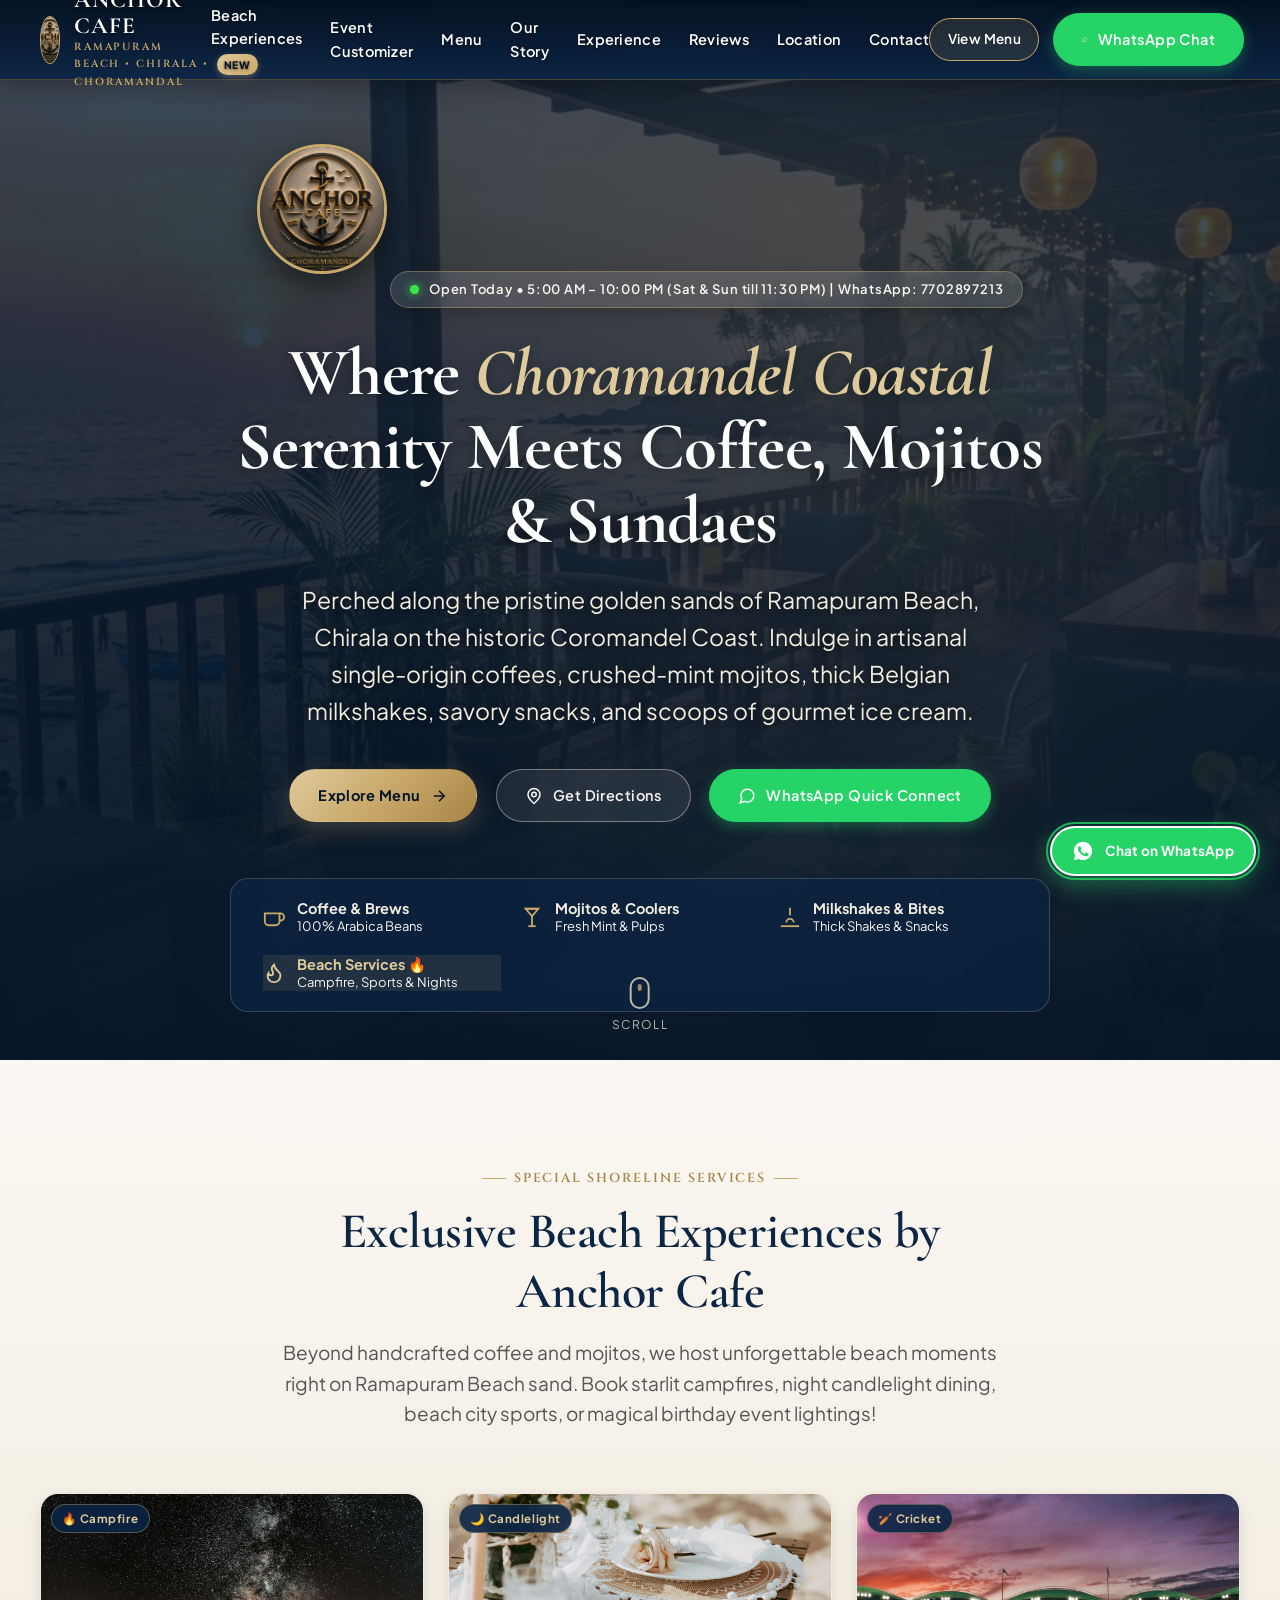
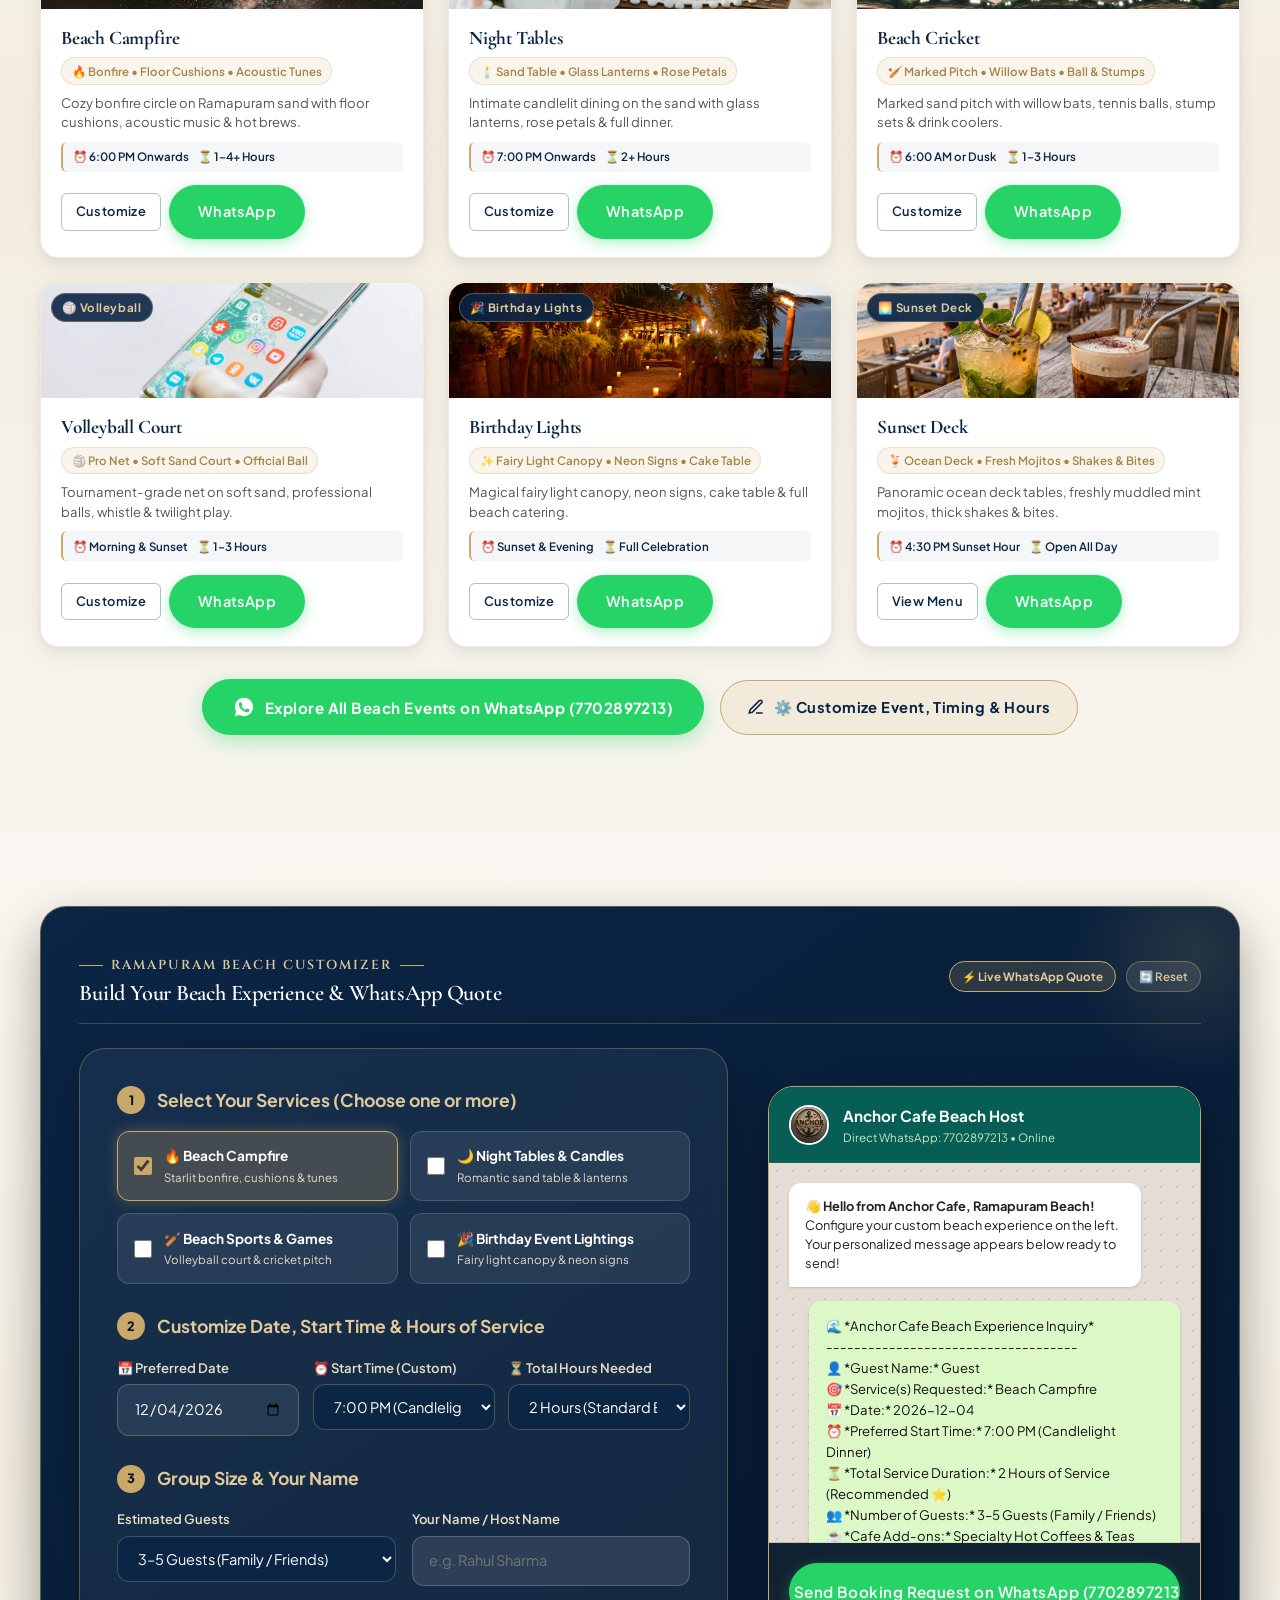
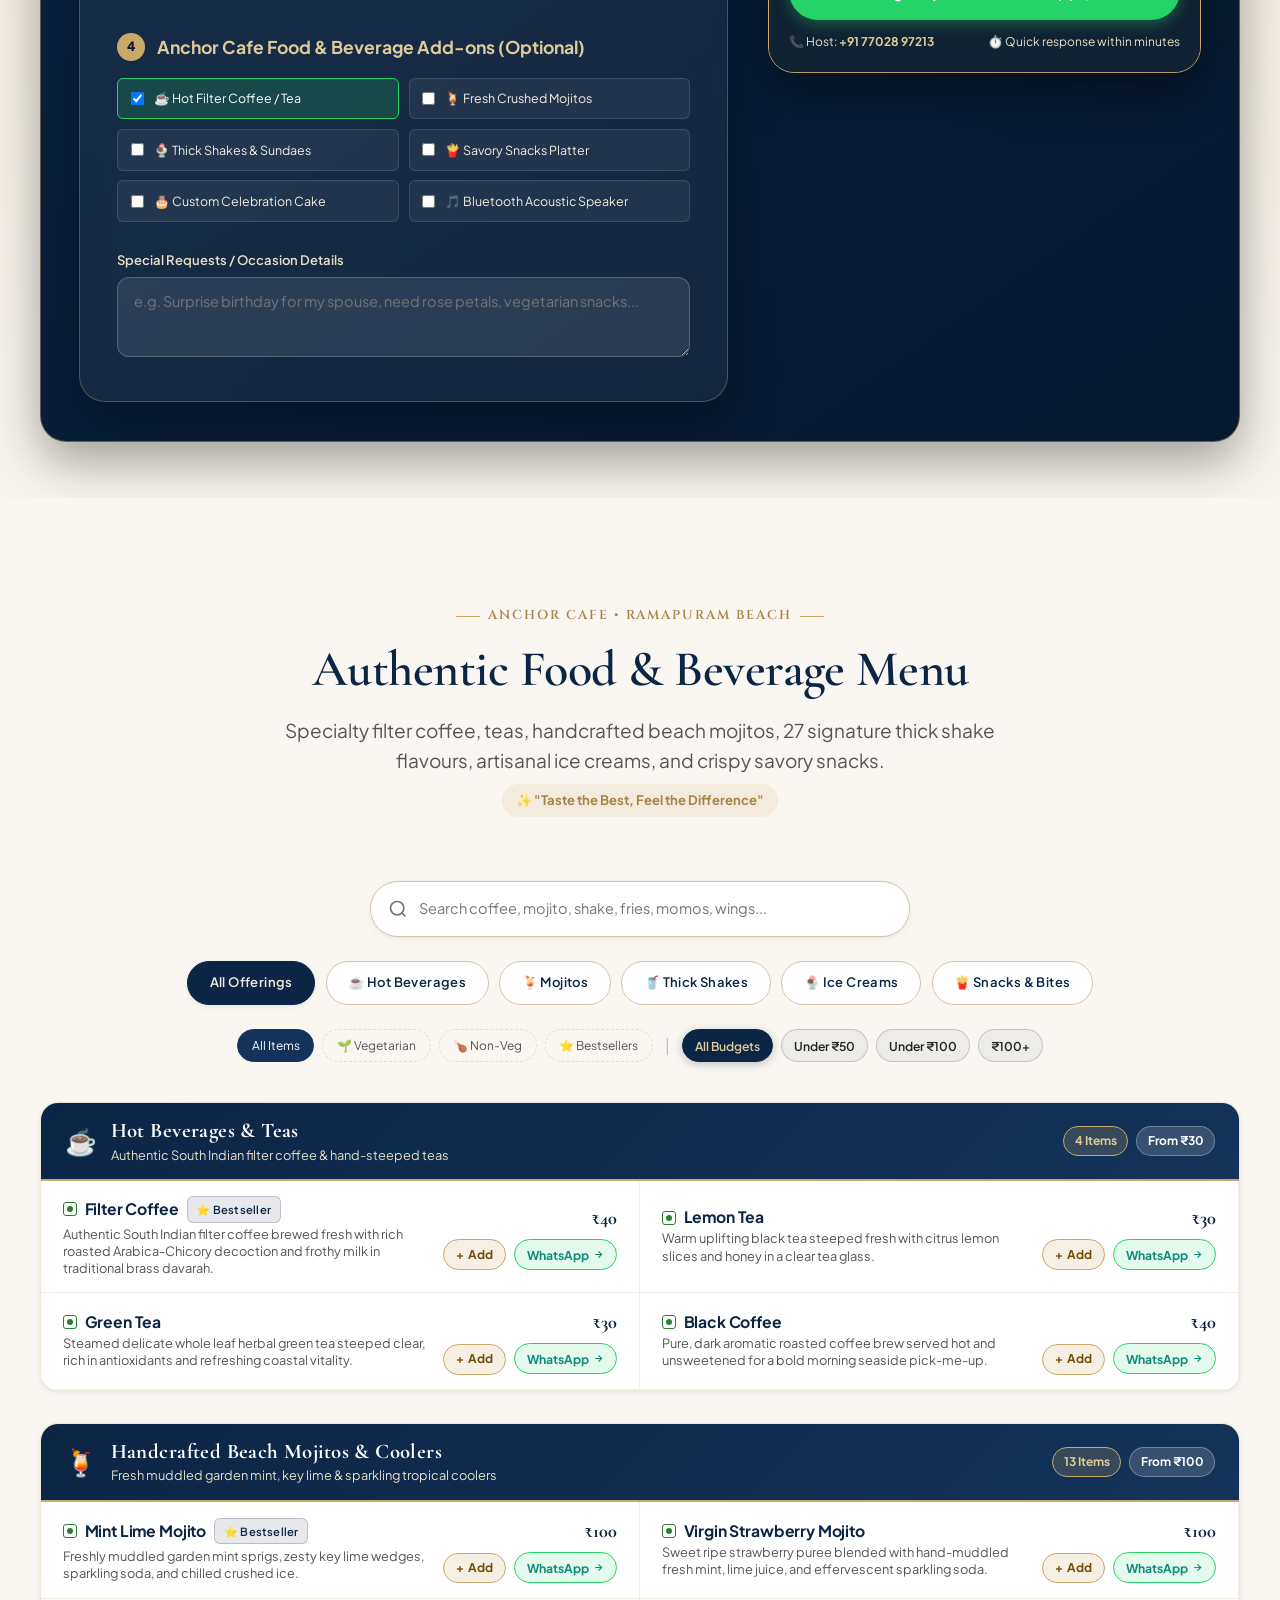
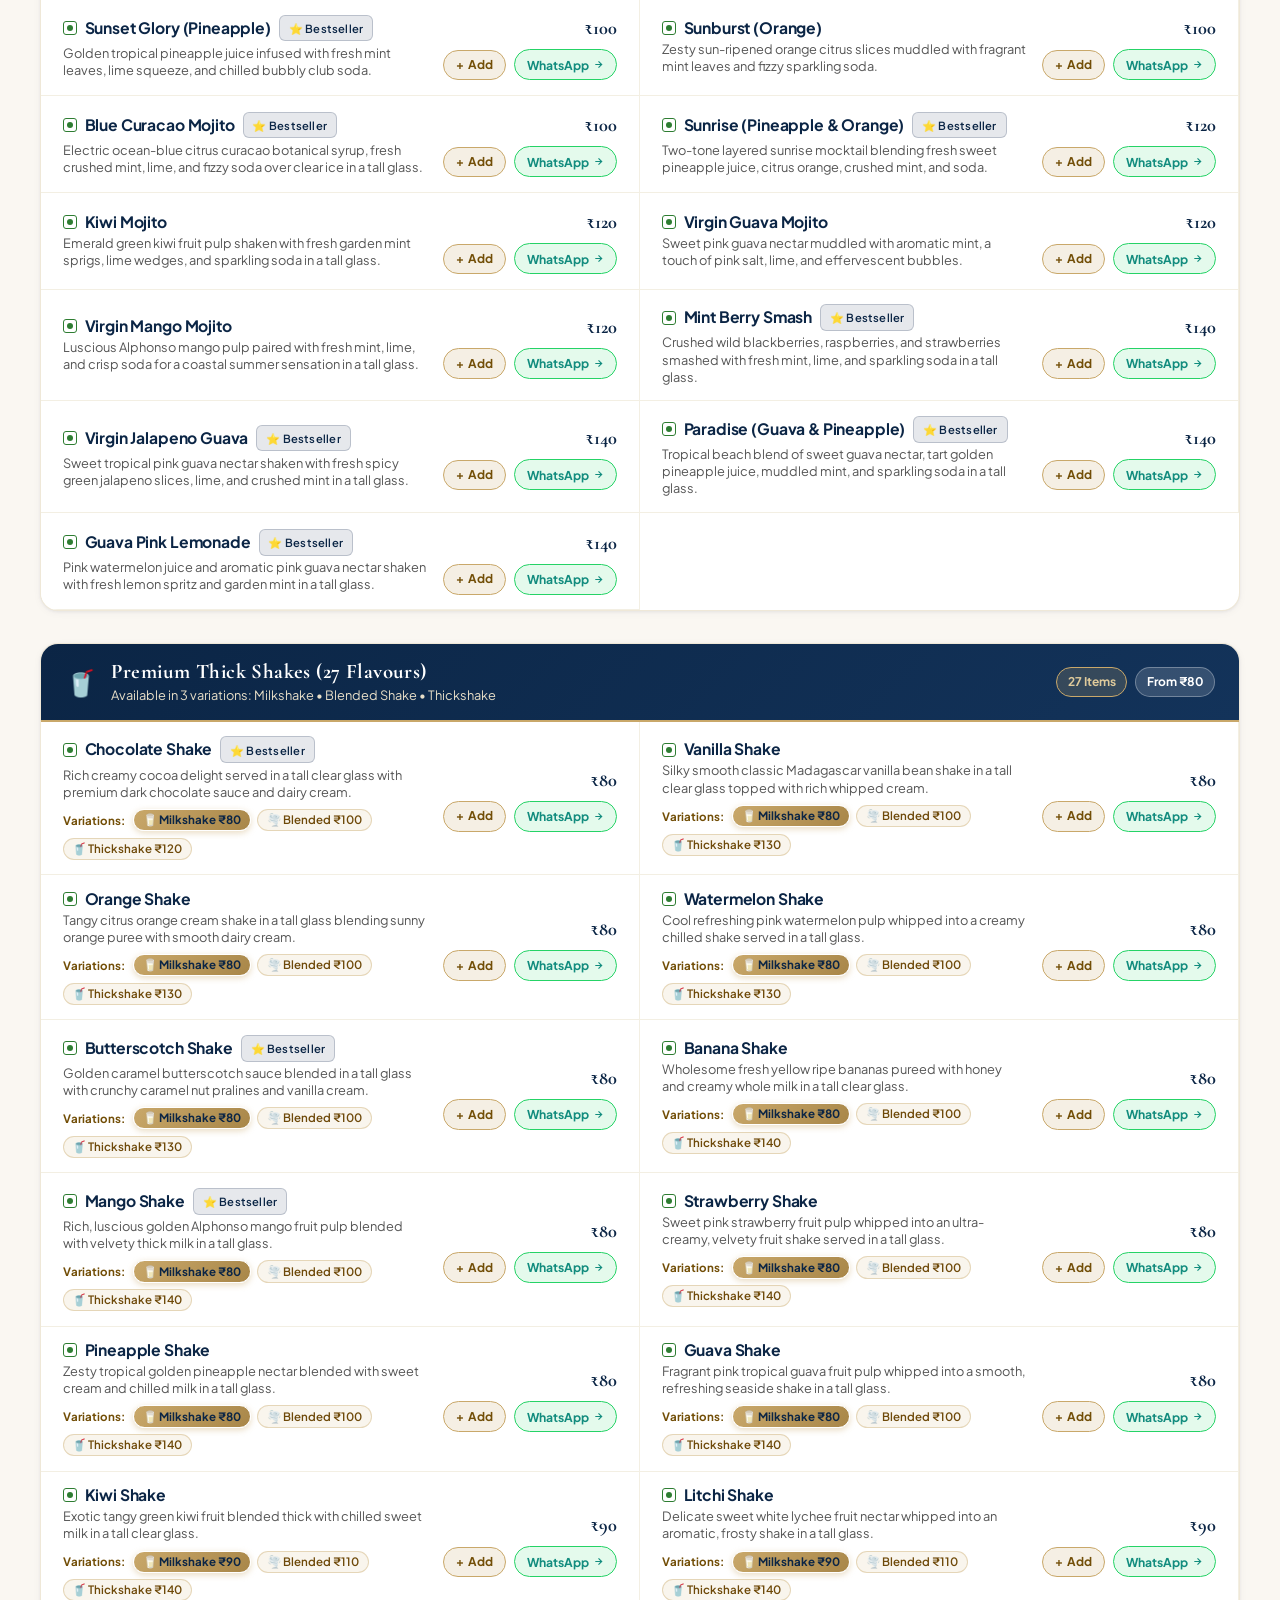
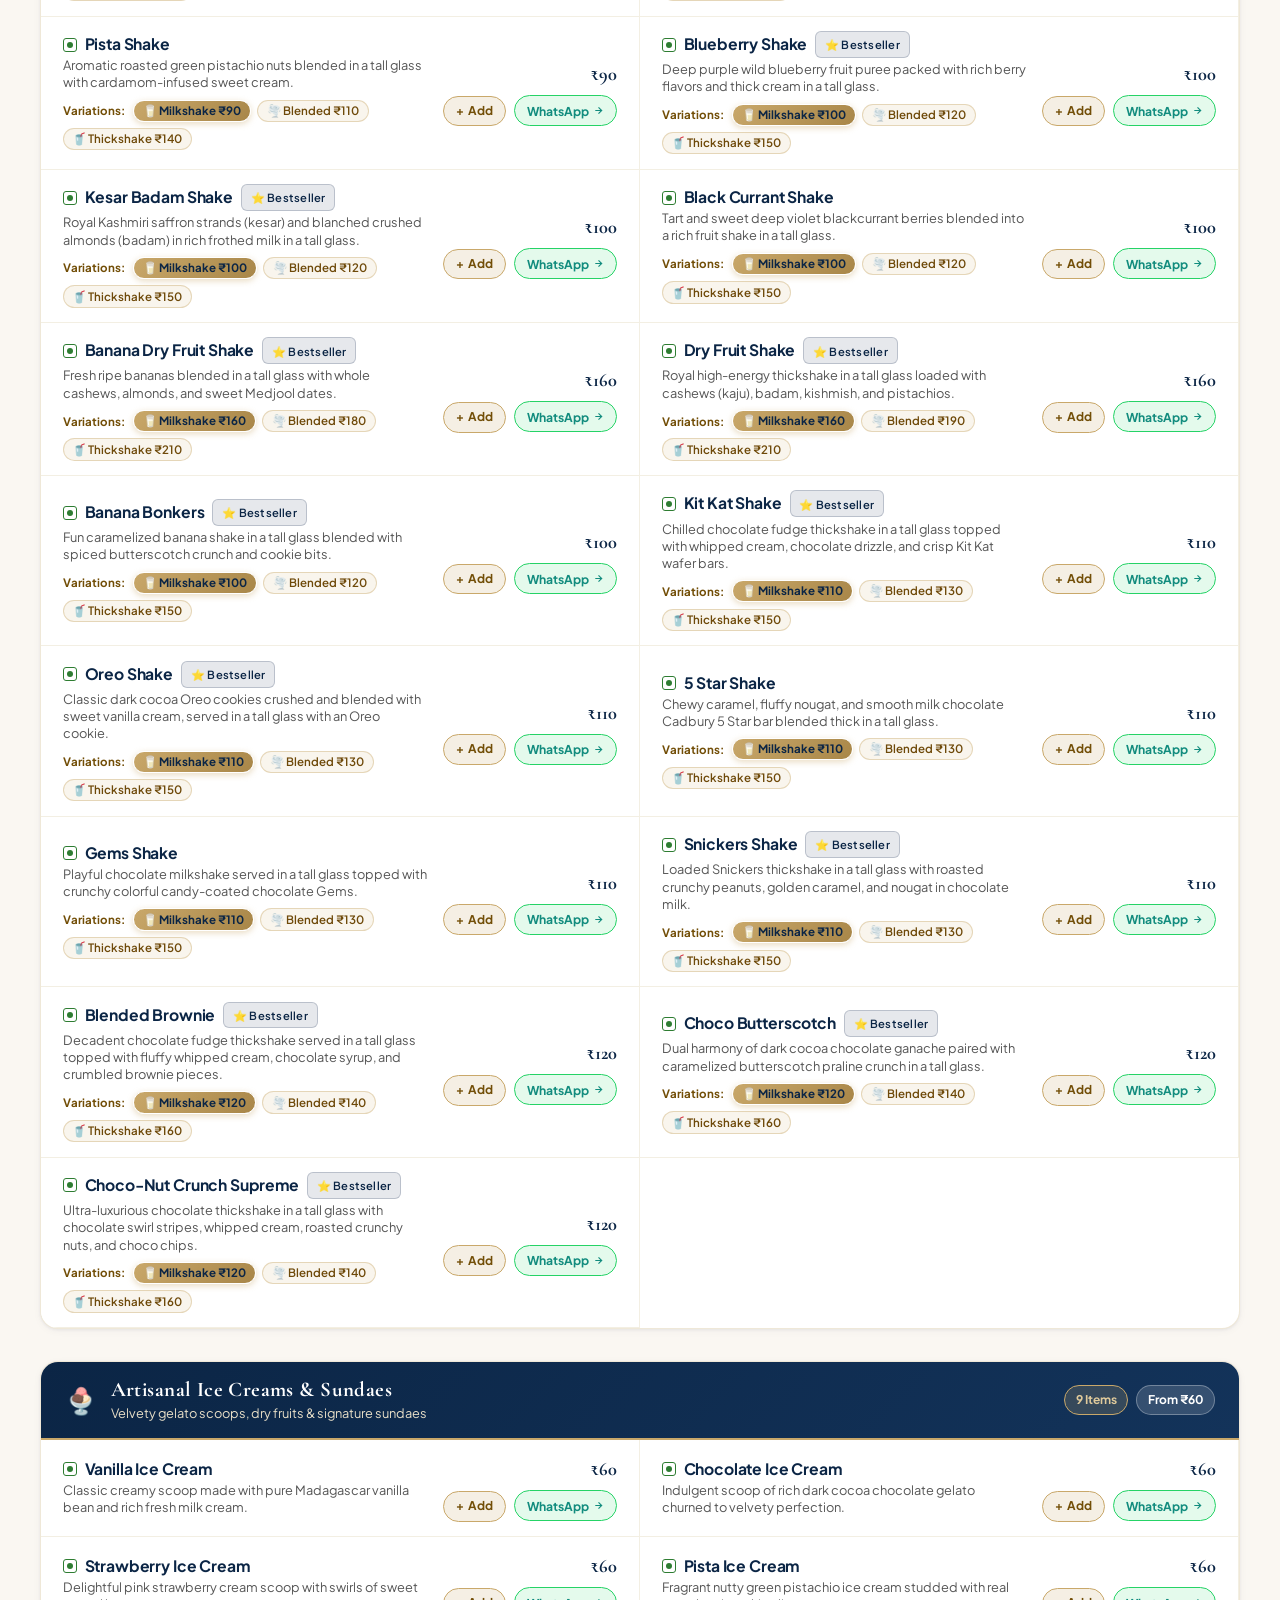
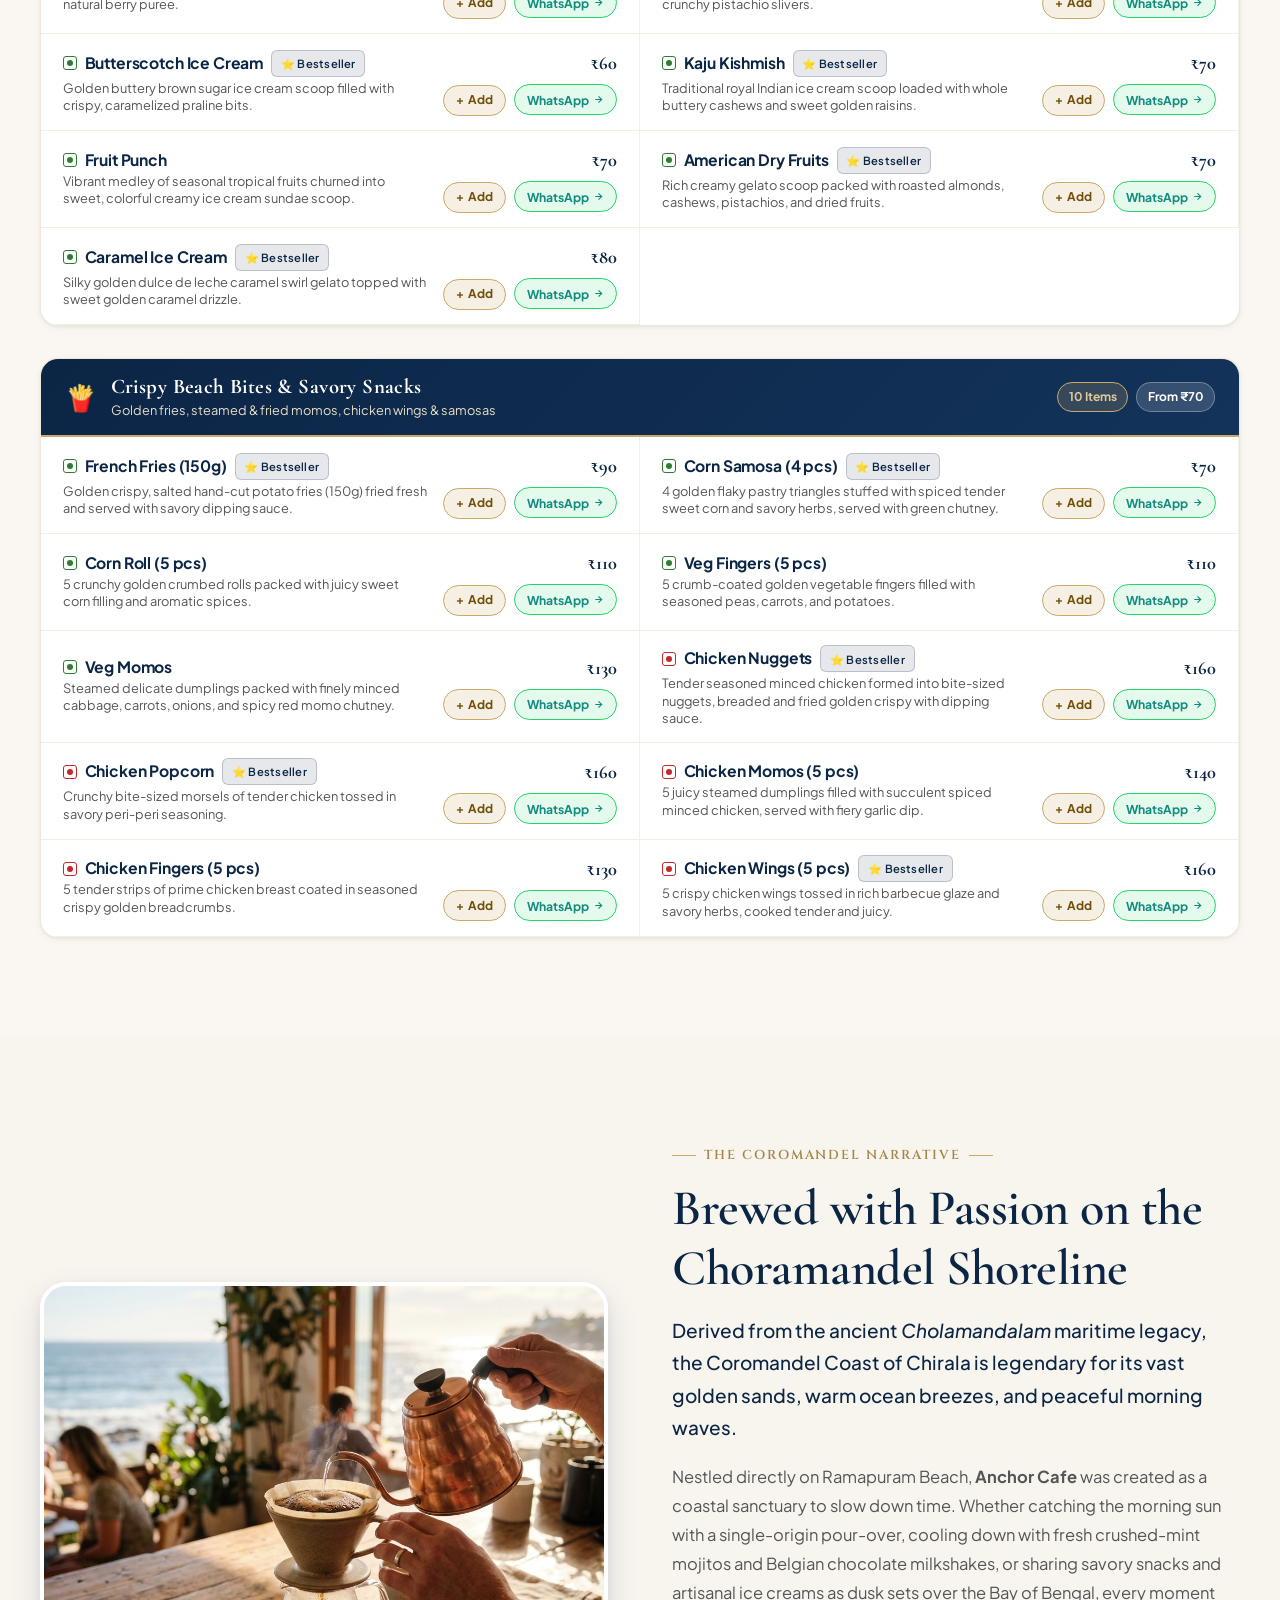
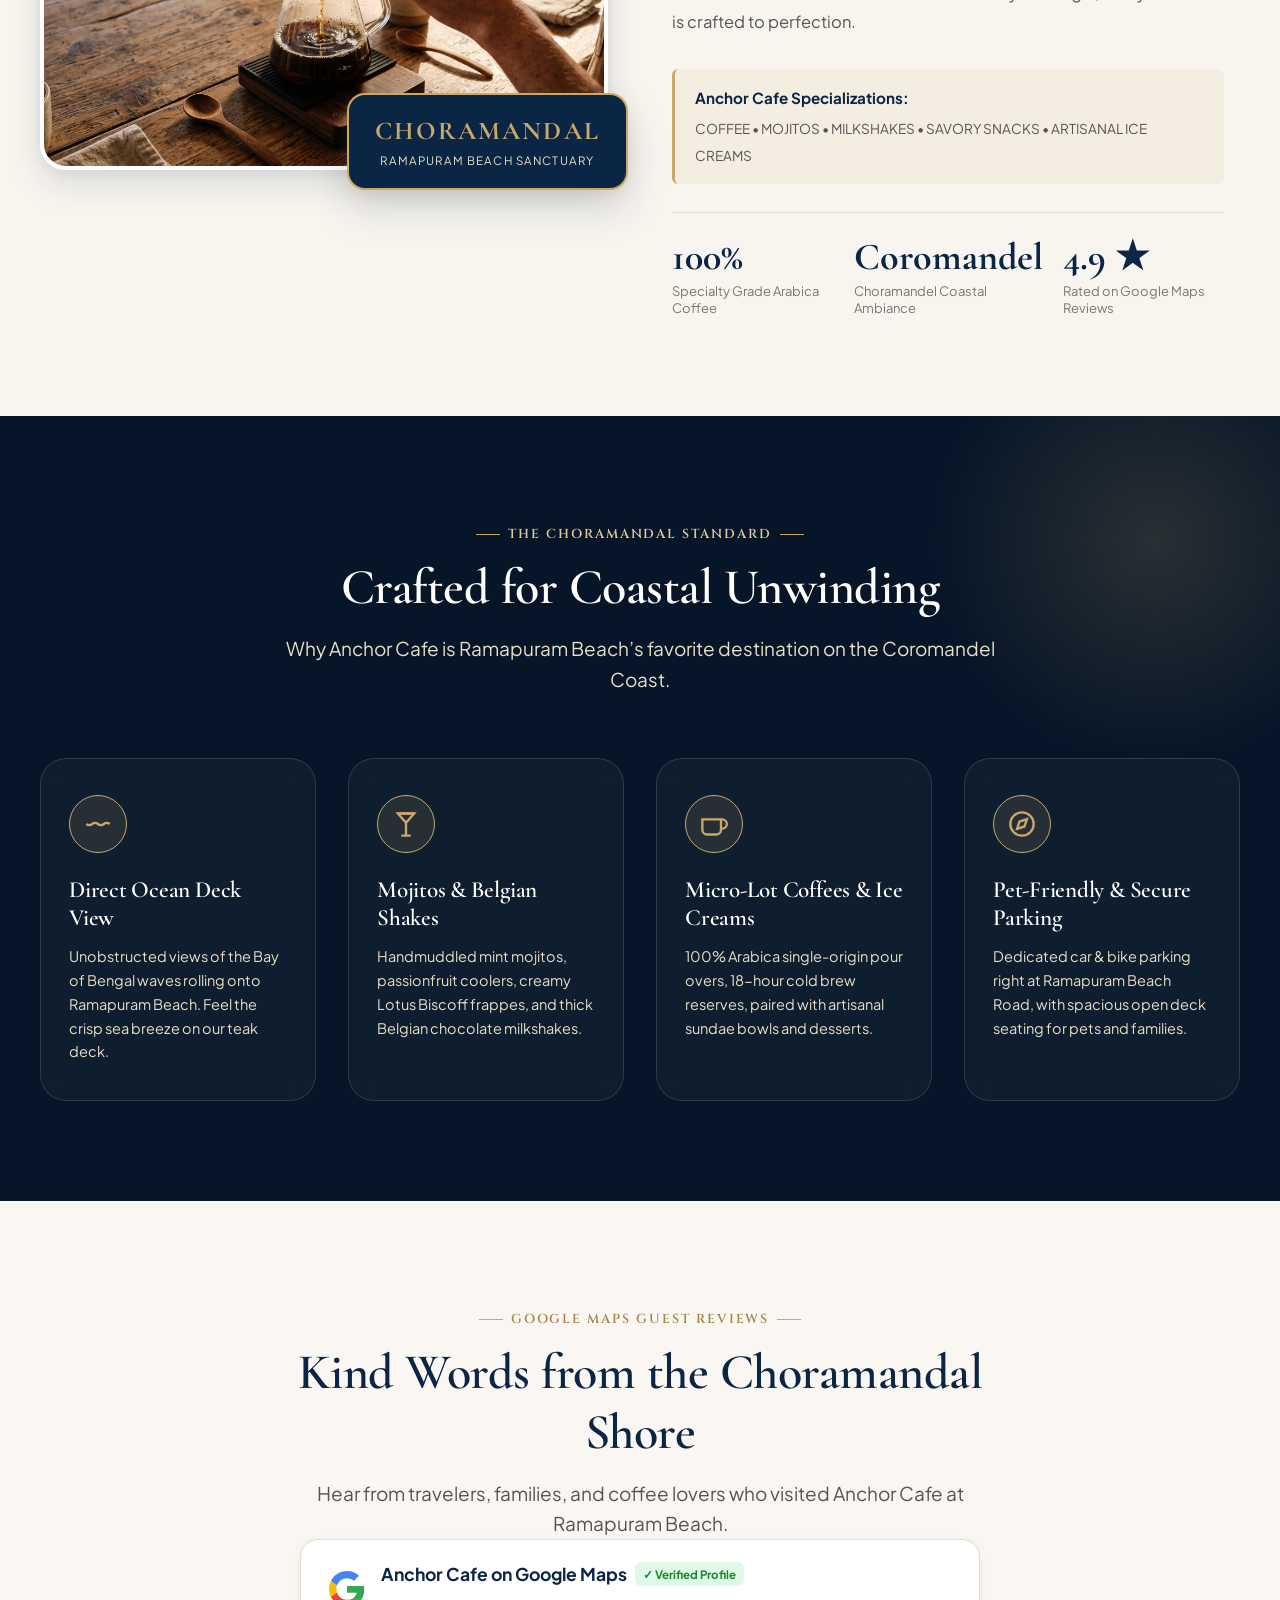
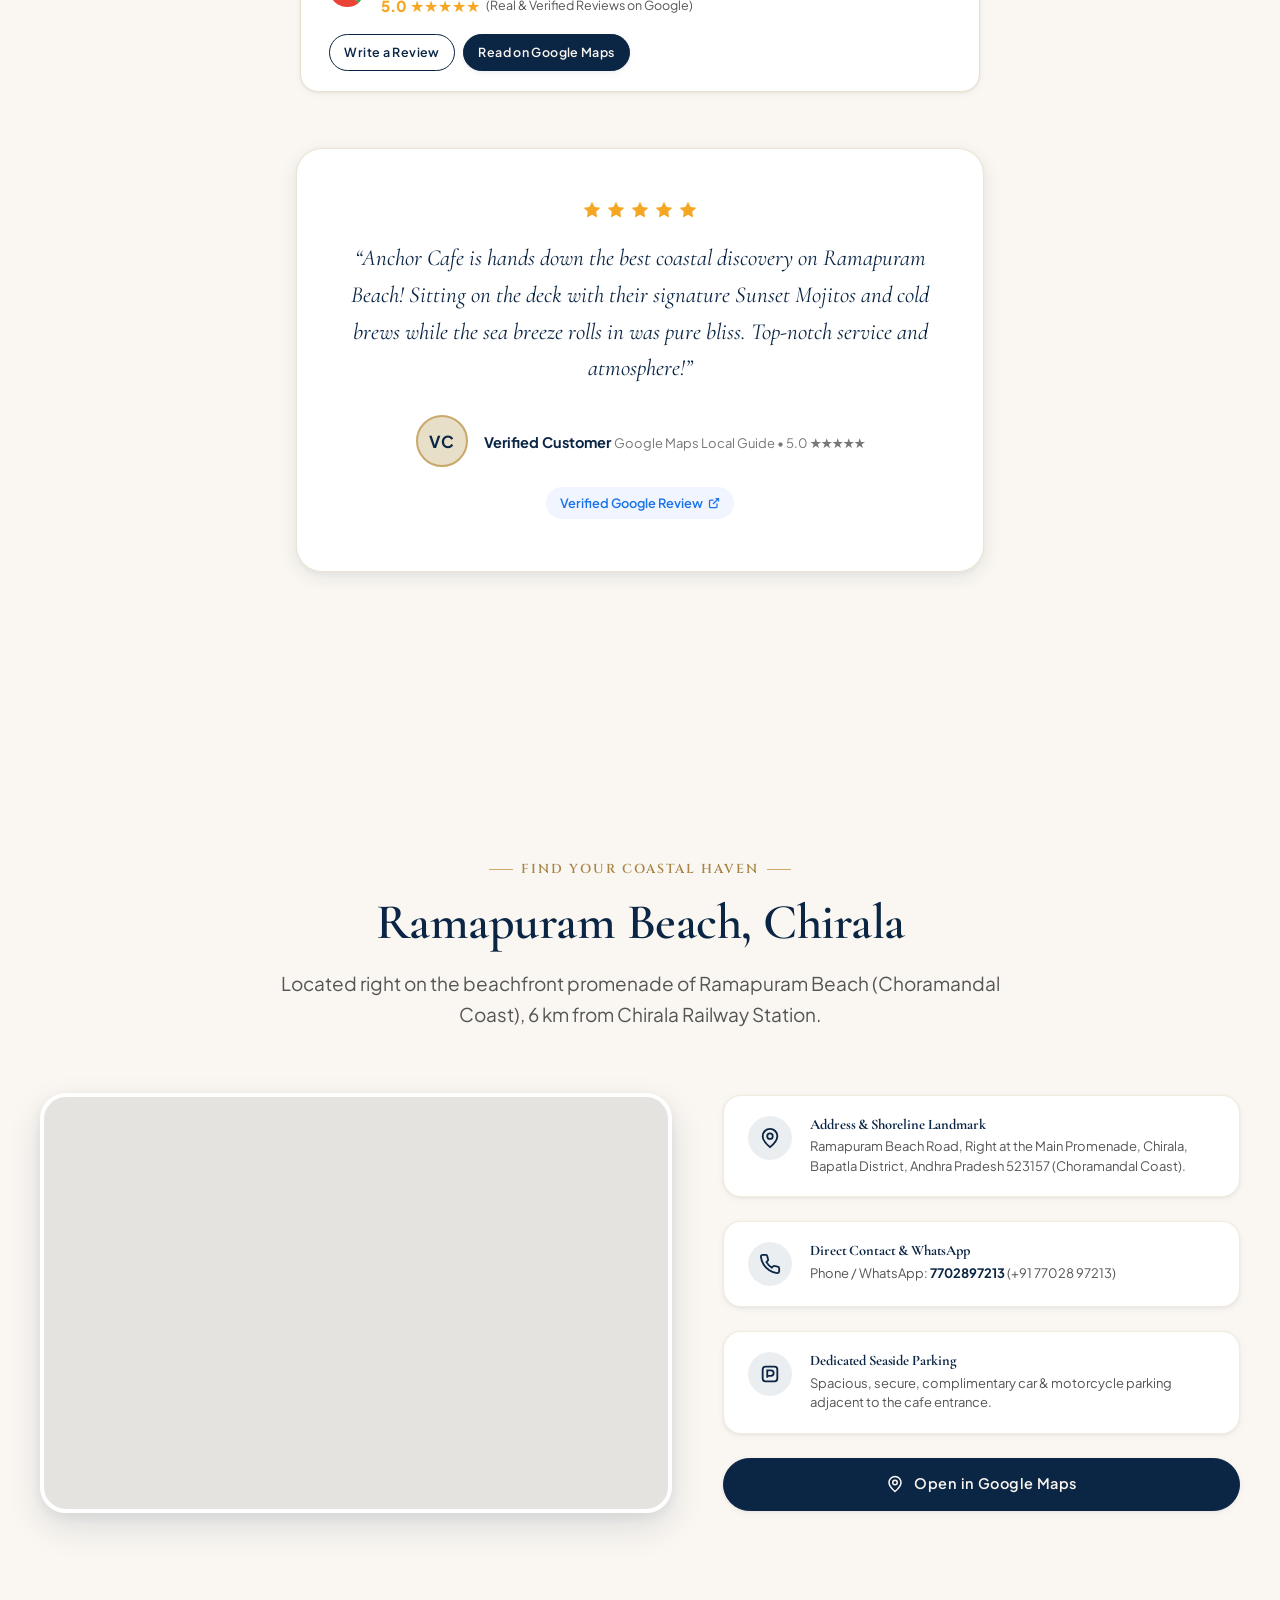
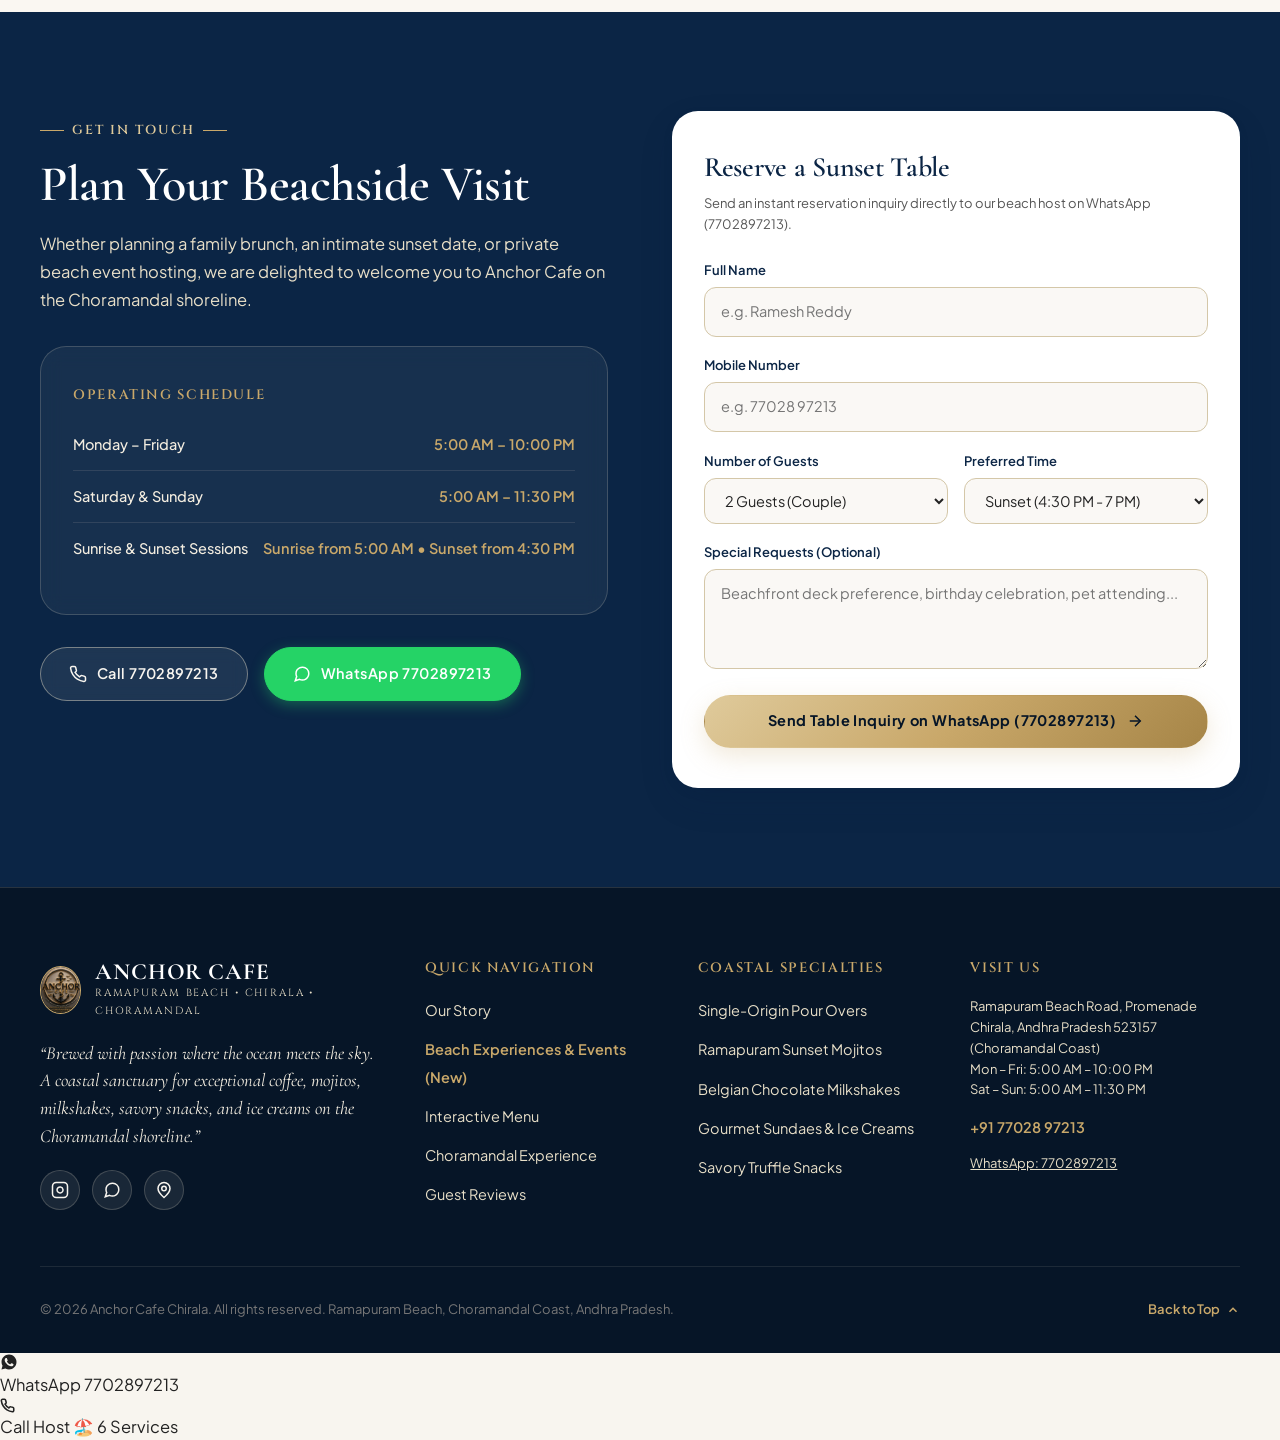
<file: experiences.html>
<!DOCTYPE html>
<html lang="en">
<head>
  <meta charset="UTF-8">
  <meta http-equiv="refresh" content="0; url=index.html#beach-services">
  <title>Redirecting to Anchor Cafe Beach Experiences...</title>
  <link rel="canonical" href="https://anchorcafechirala.in/#beach-services">
  <script>window.location.replace("index.html#beach-services");</script>
</head>
<body>
  <p>Redirecting to <a href="index.html#beach-services">Anchor Cafe Beach Experiences &amp; Services</a>...</p>
</body>
</html>
</file>
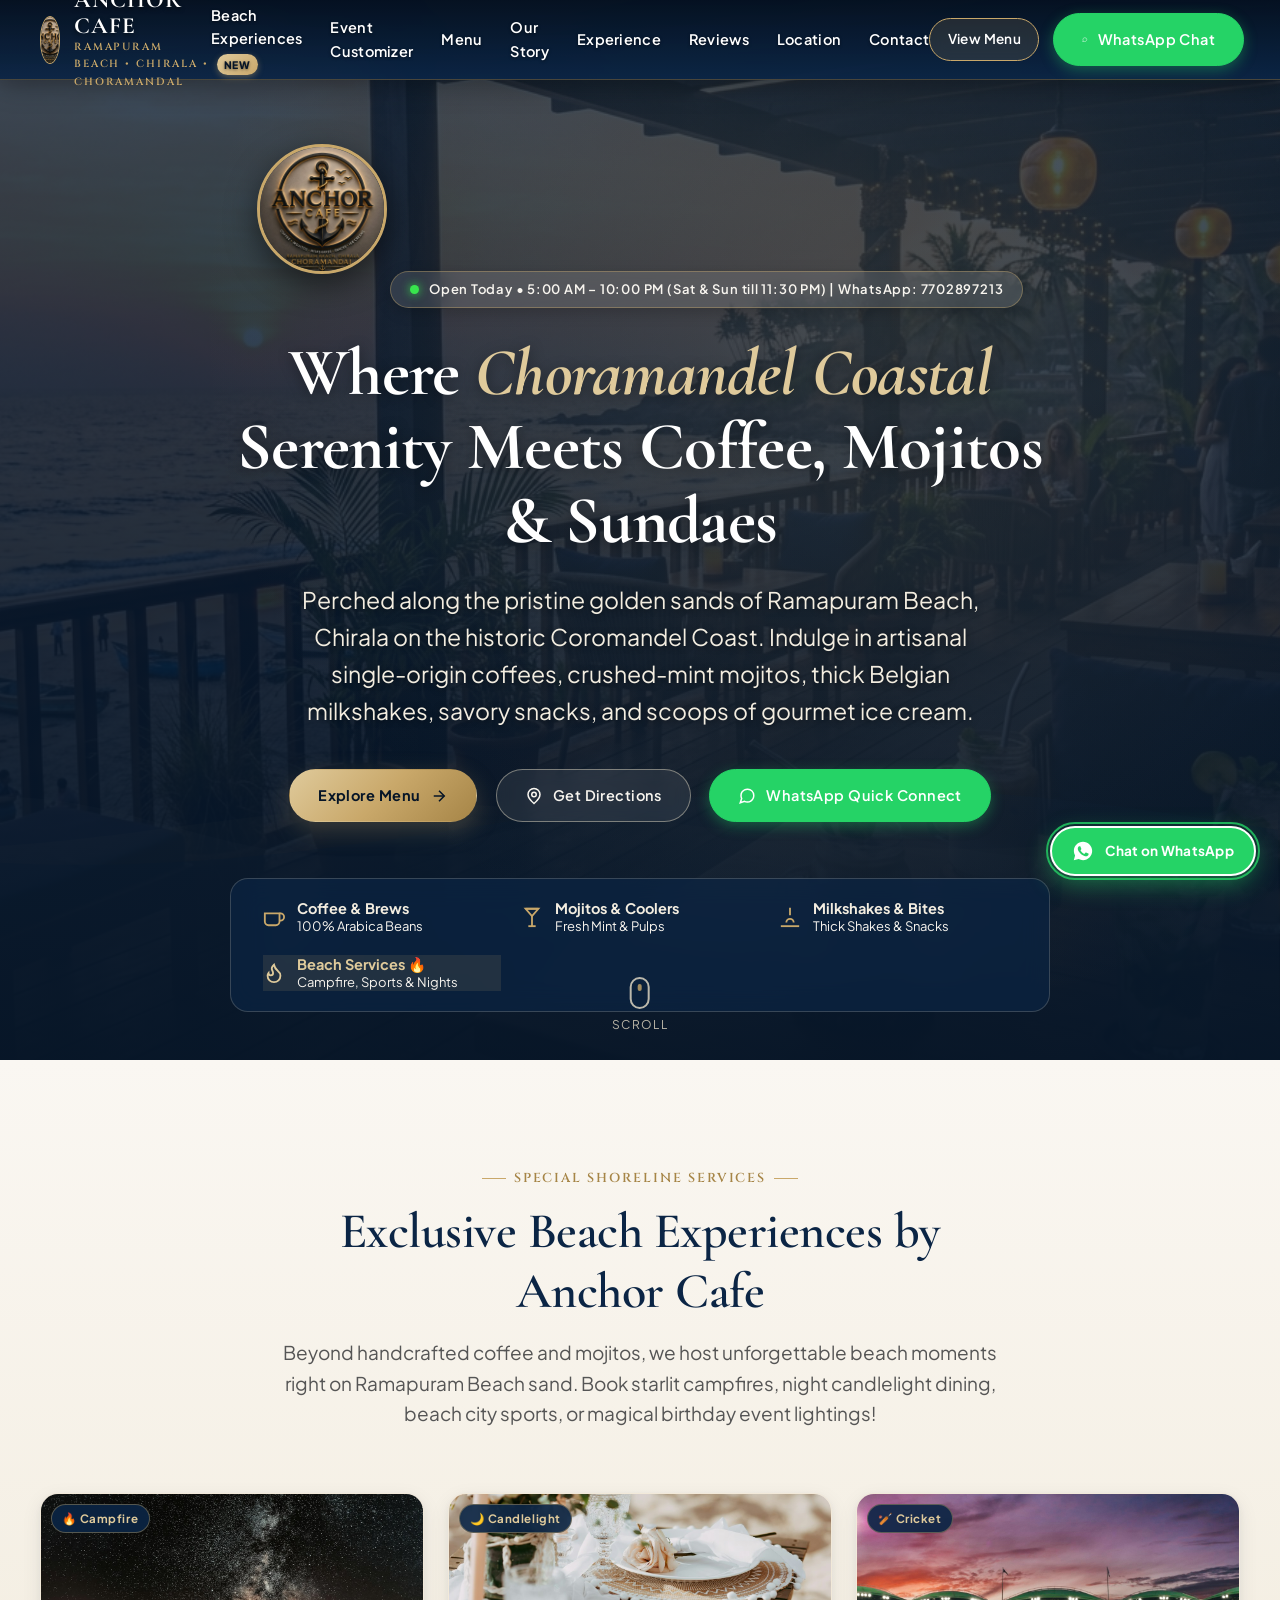
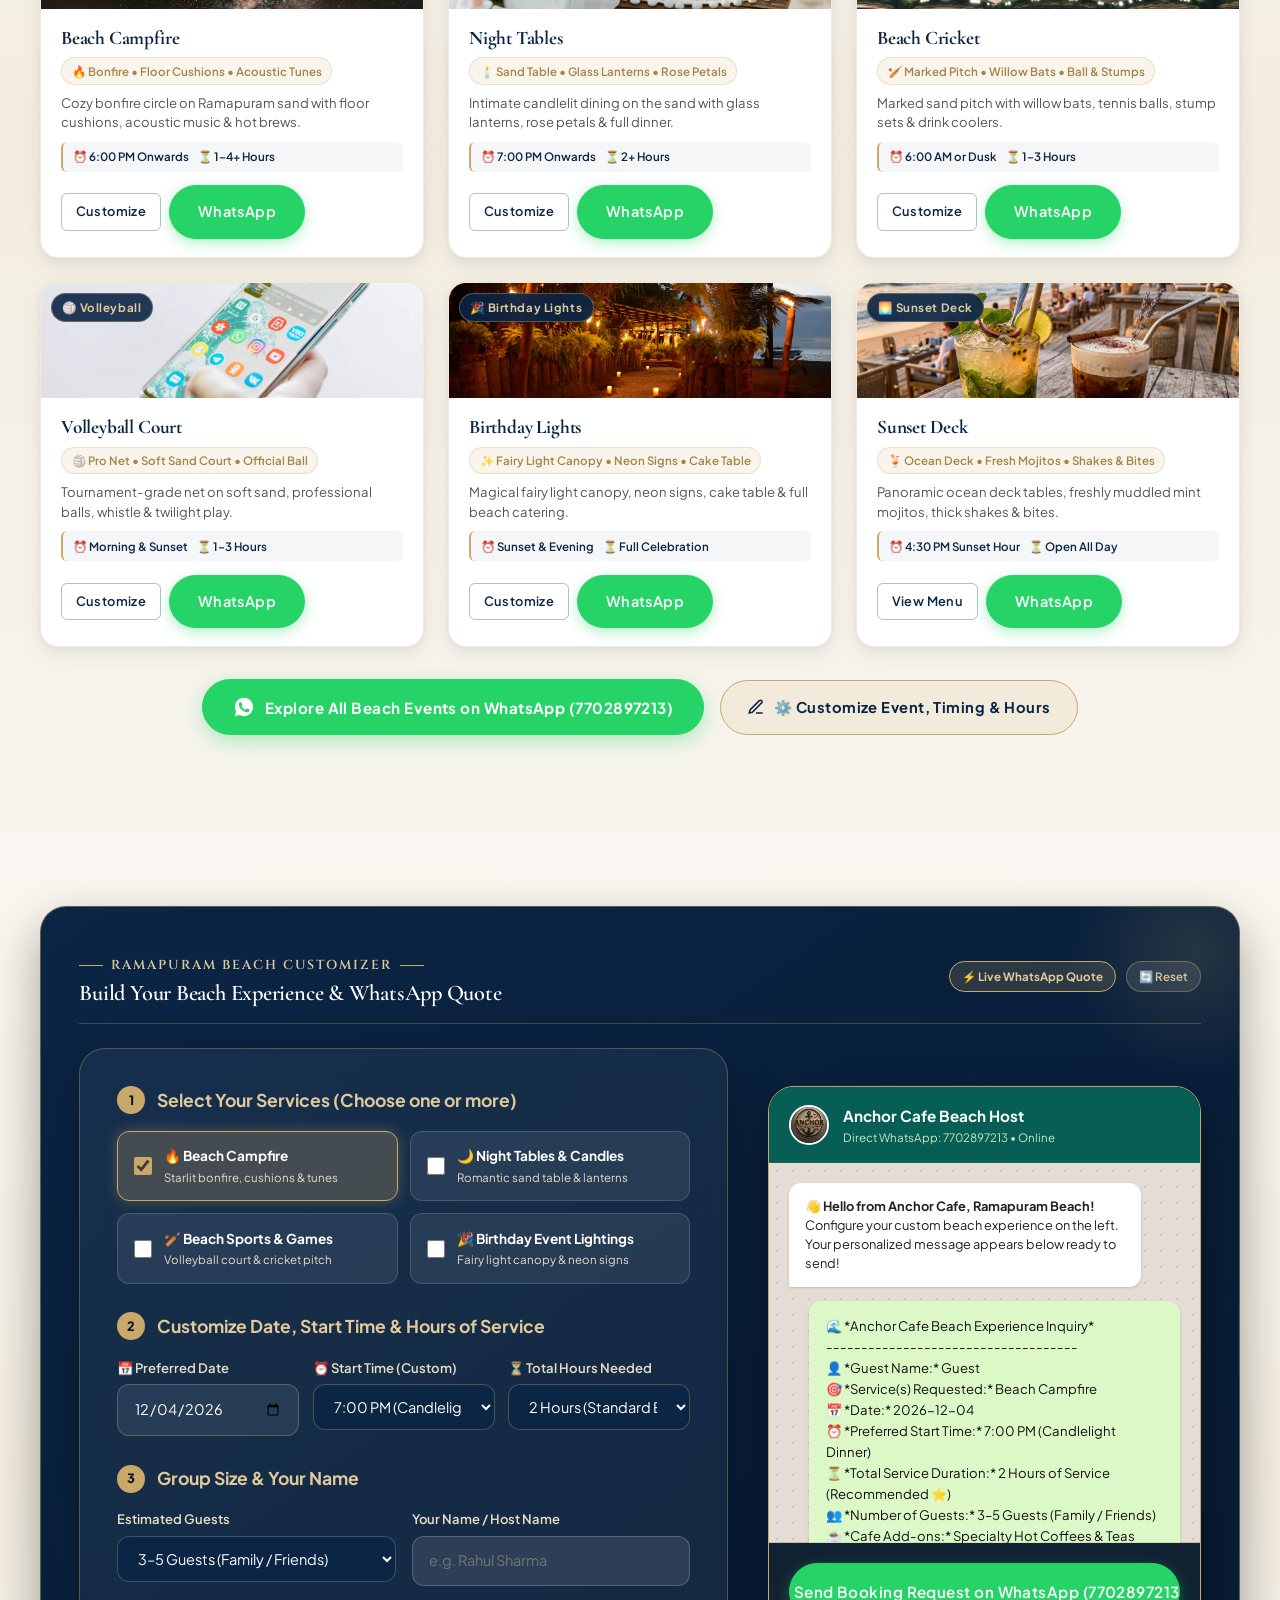
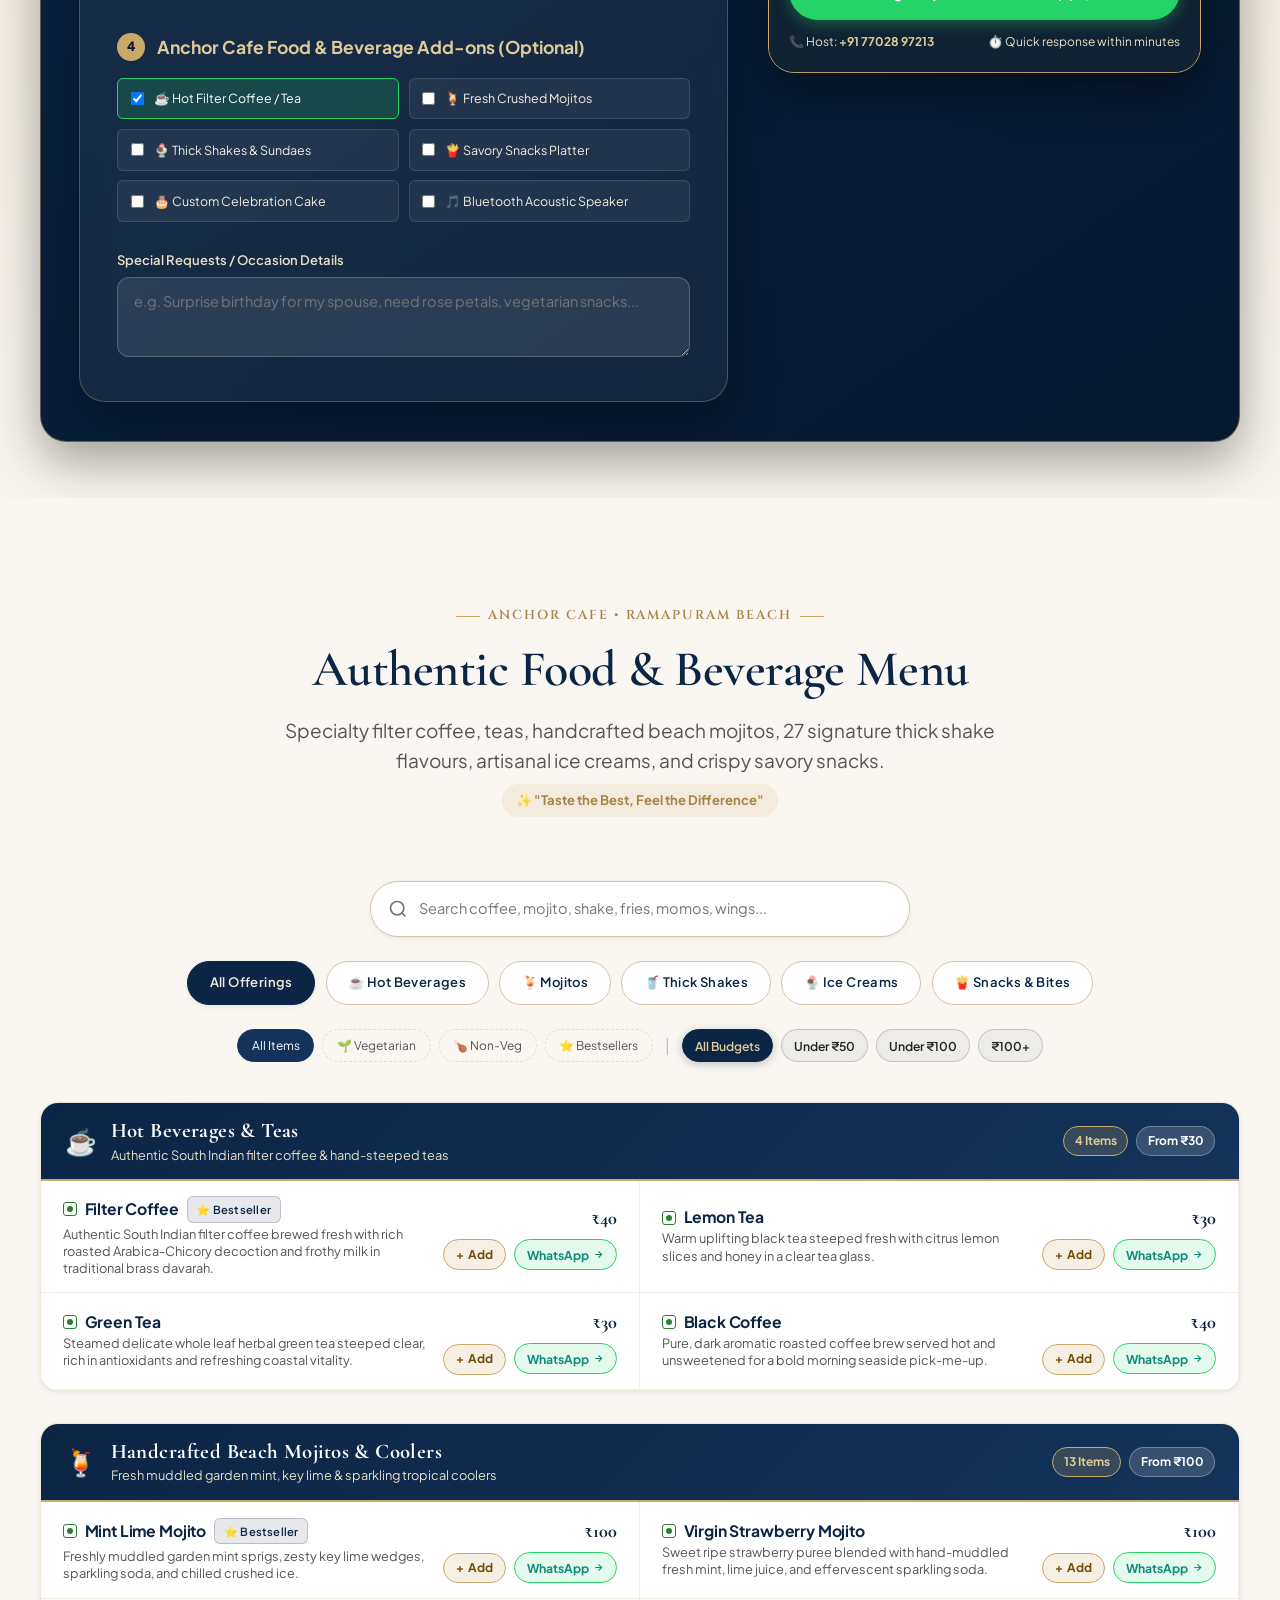
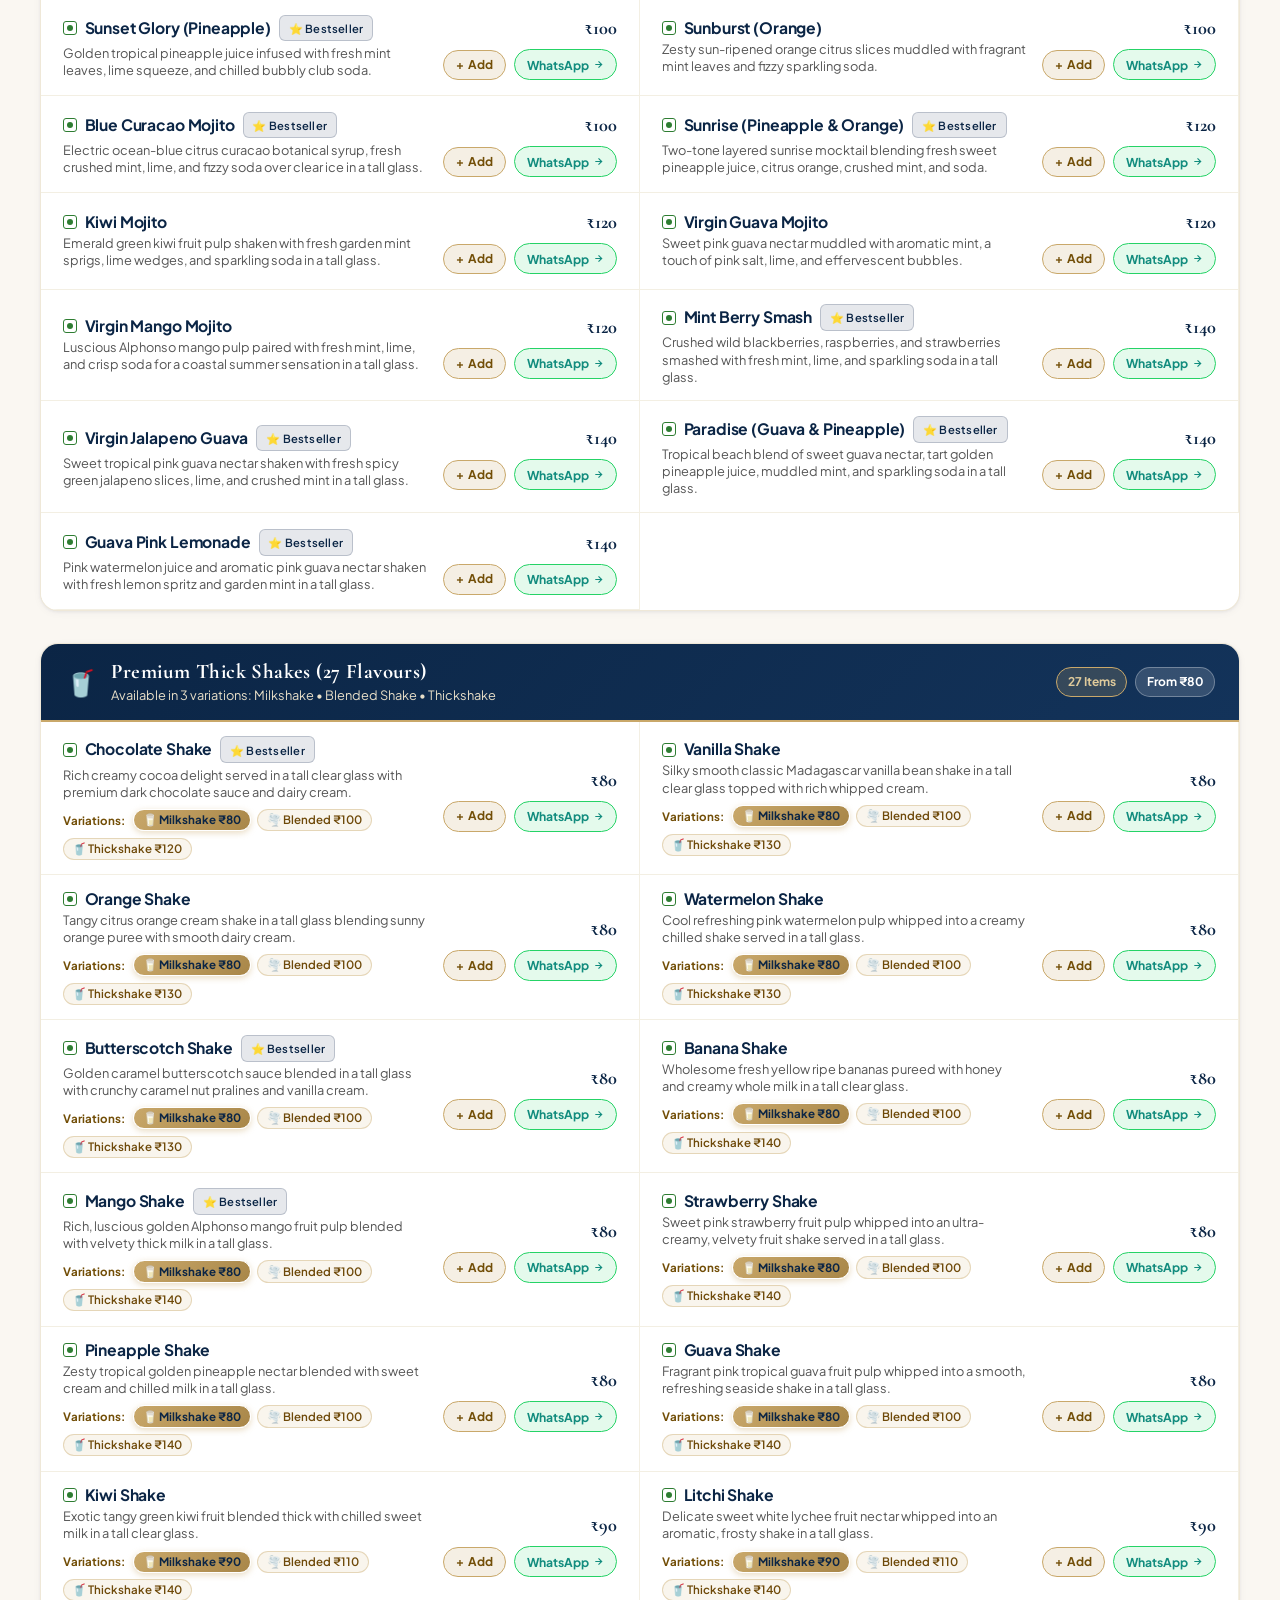
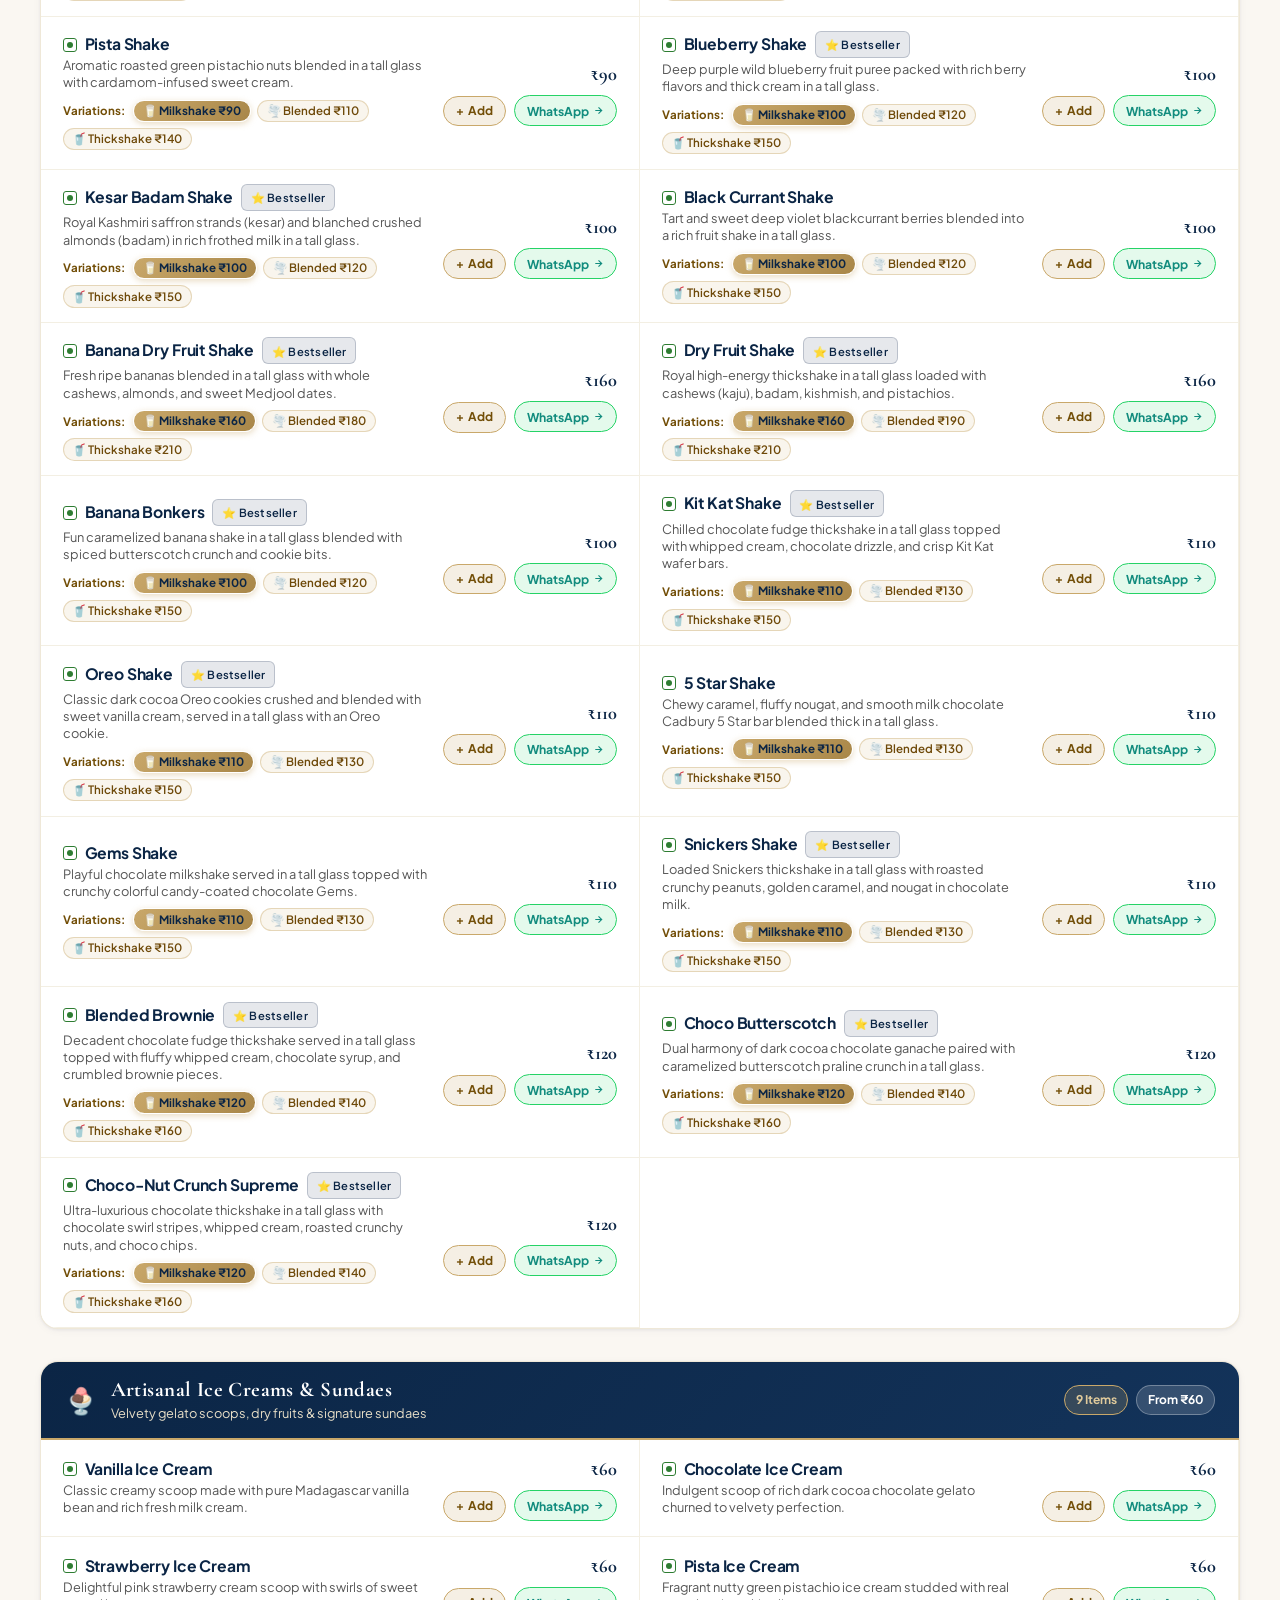
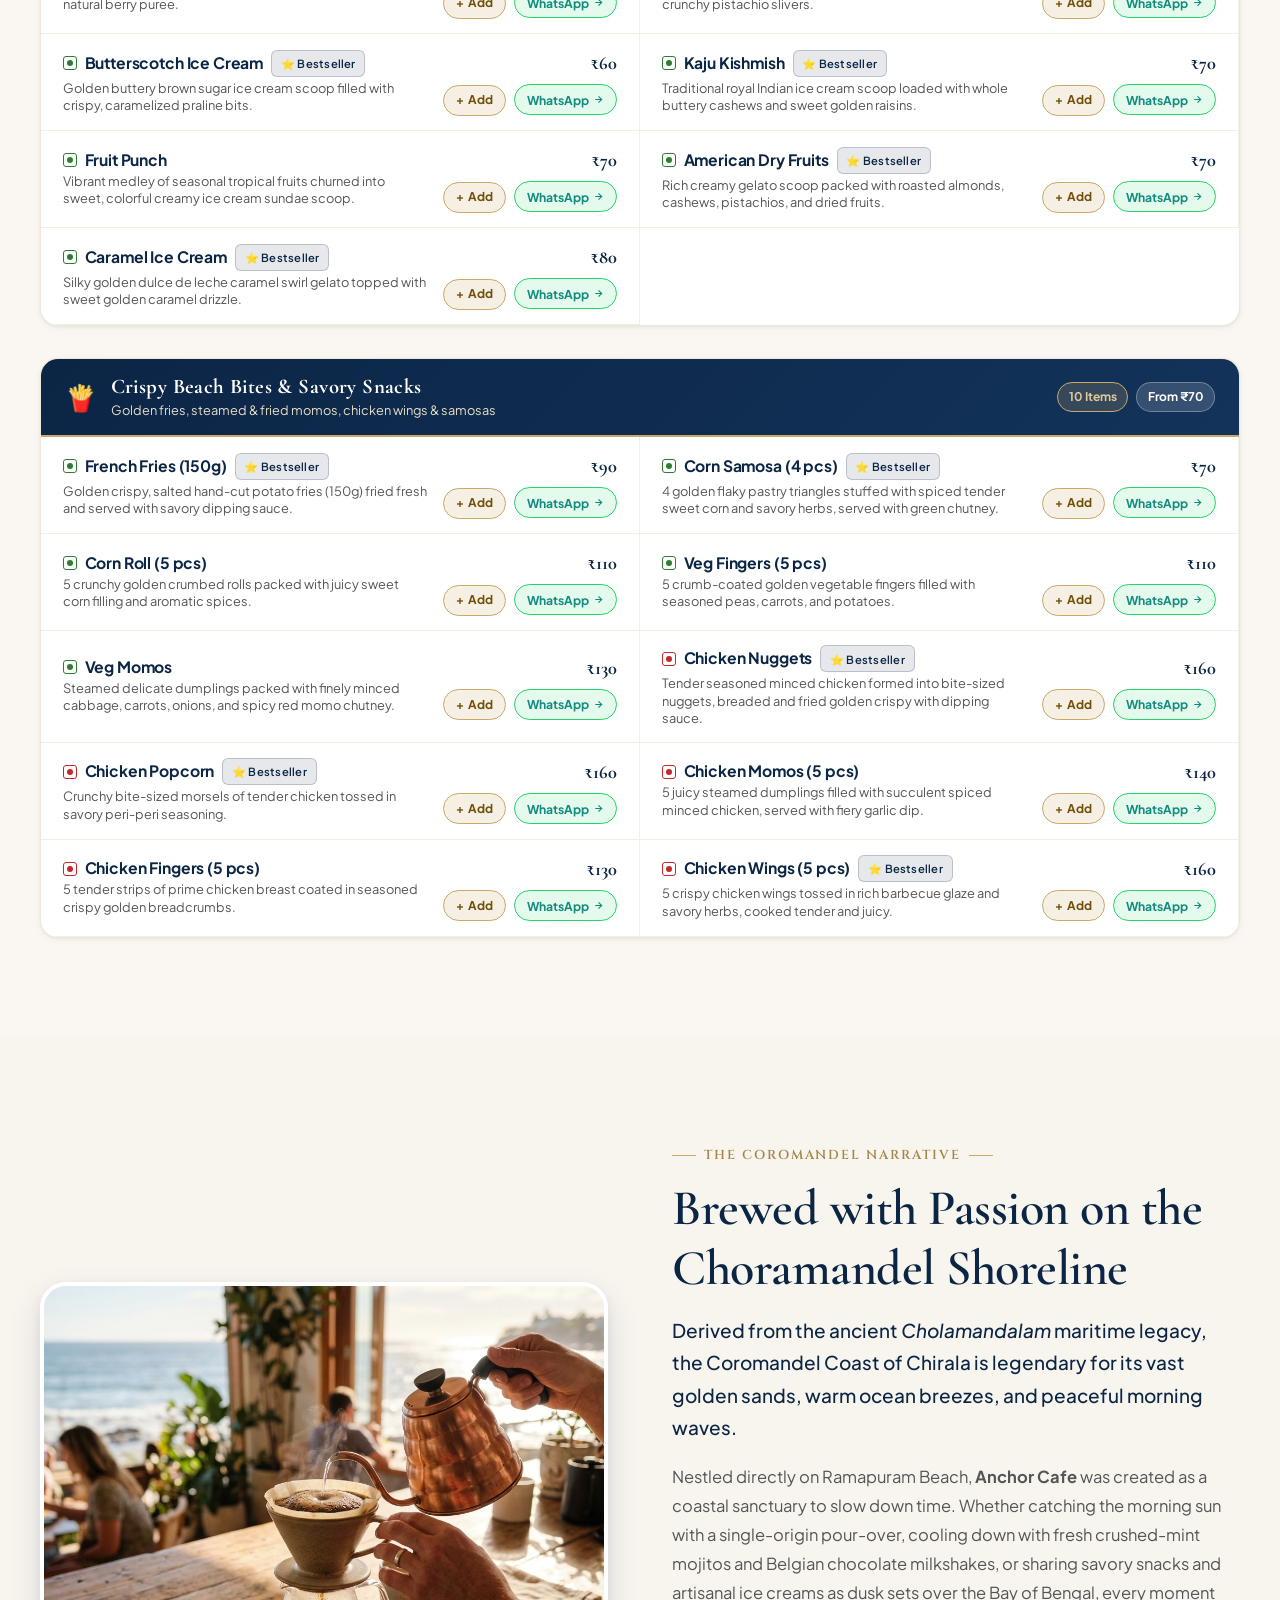
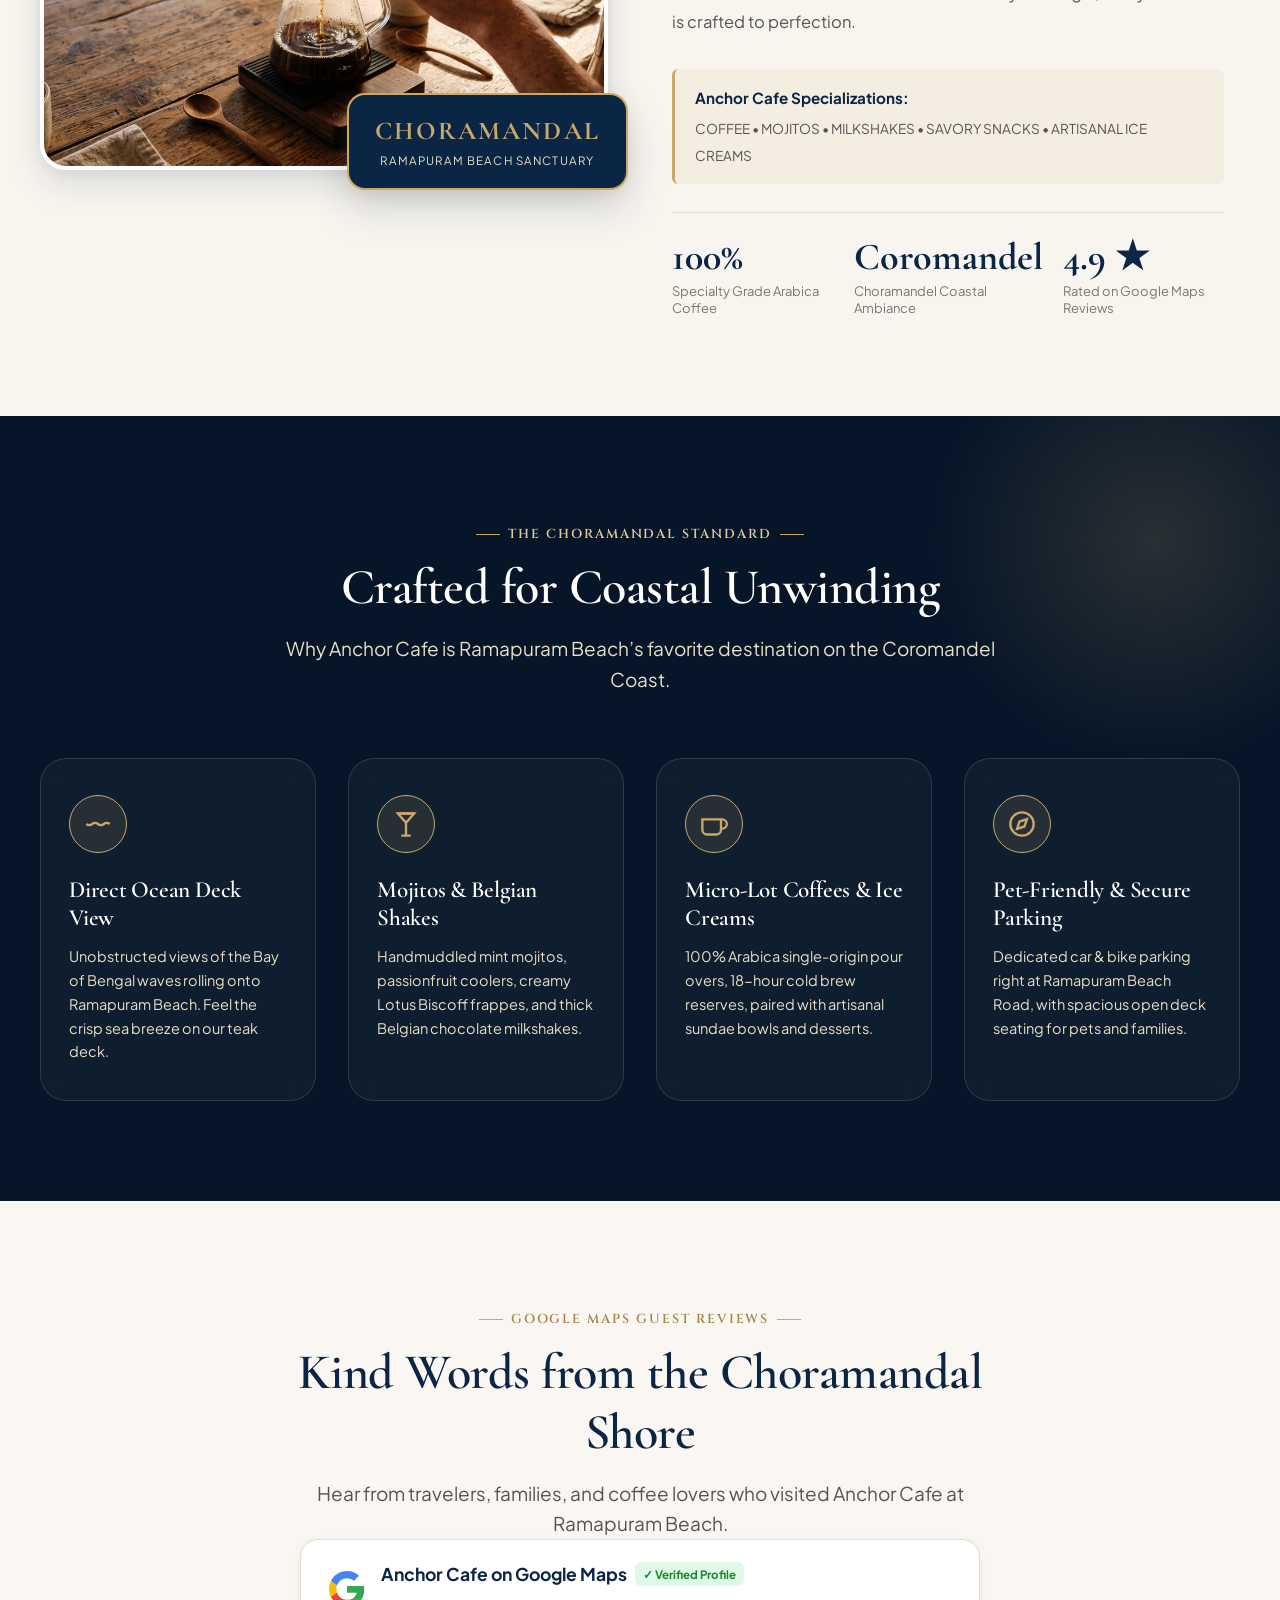
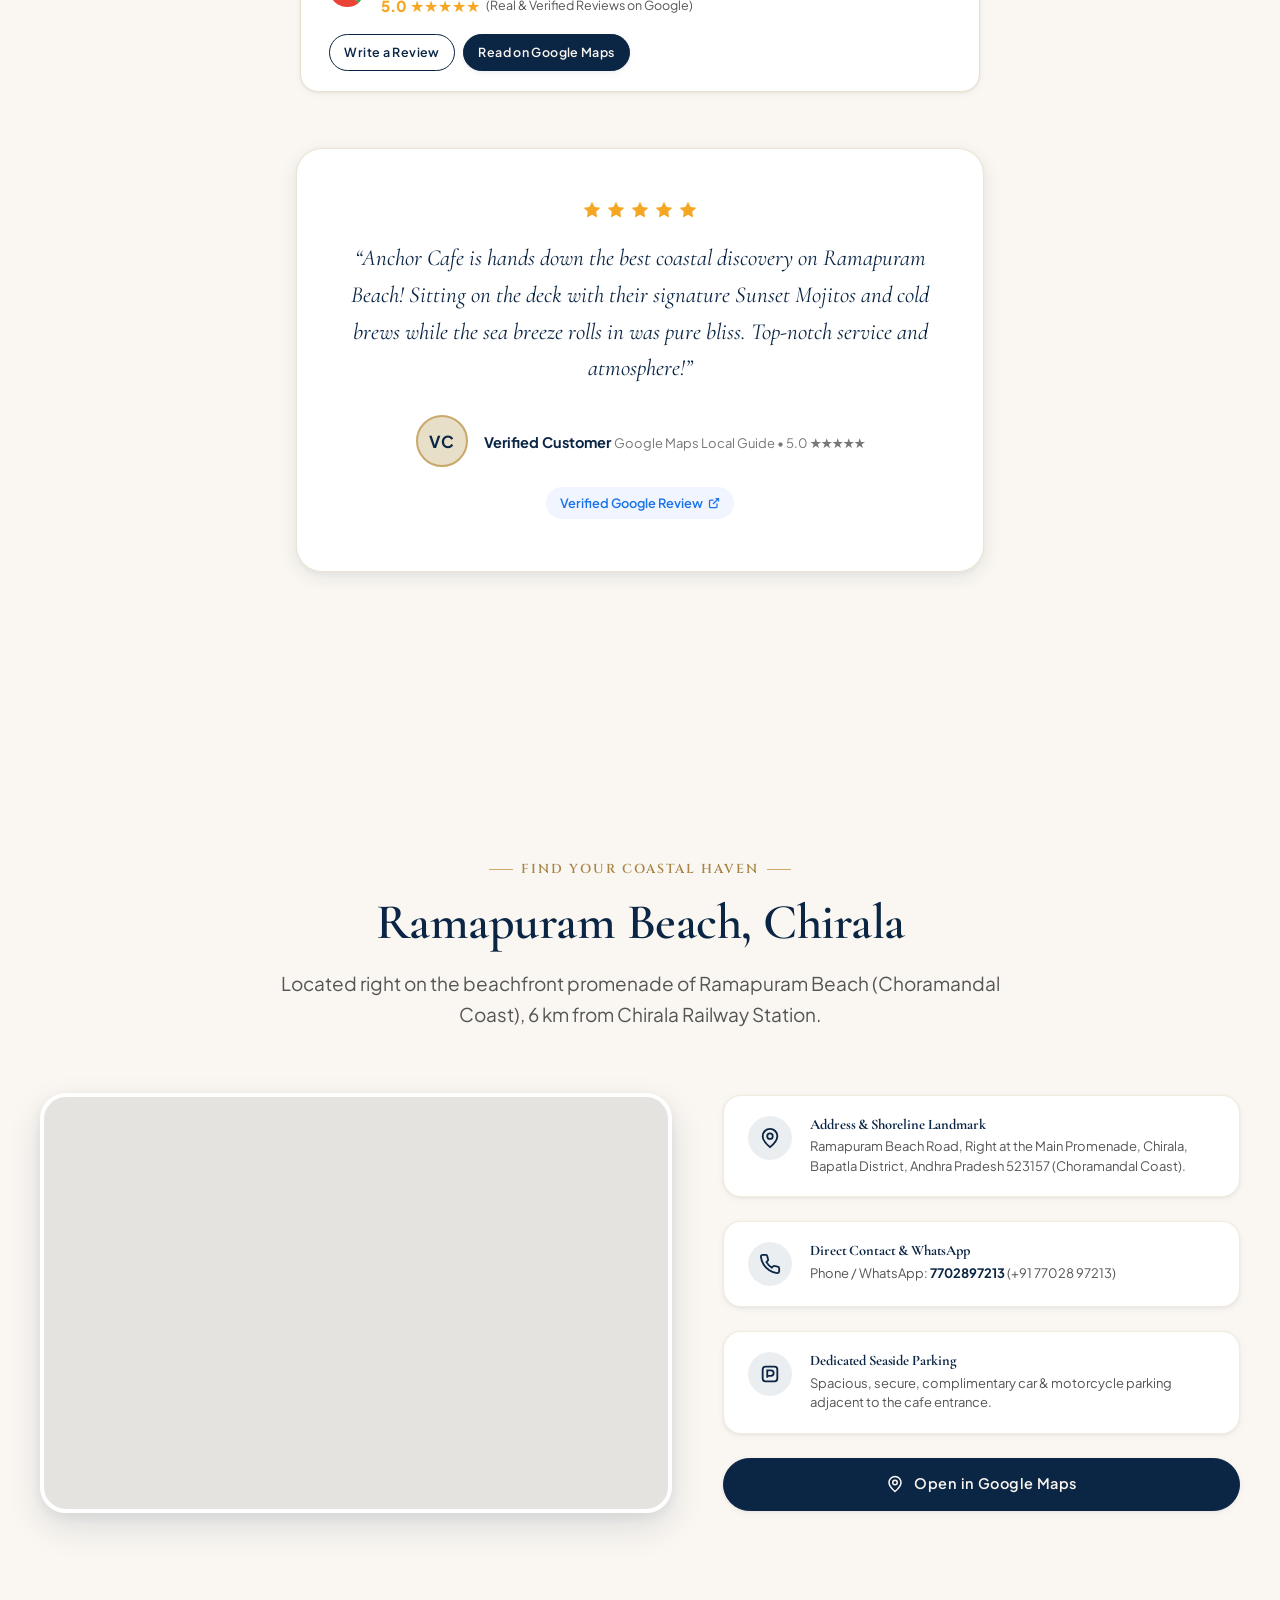
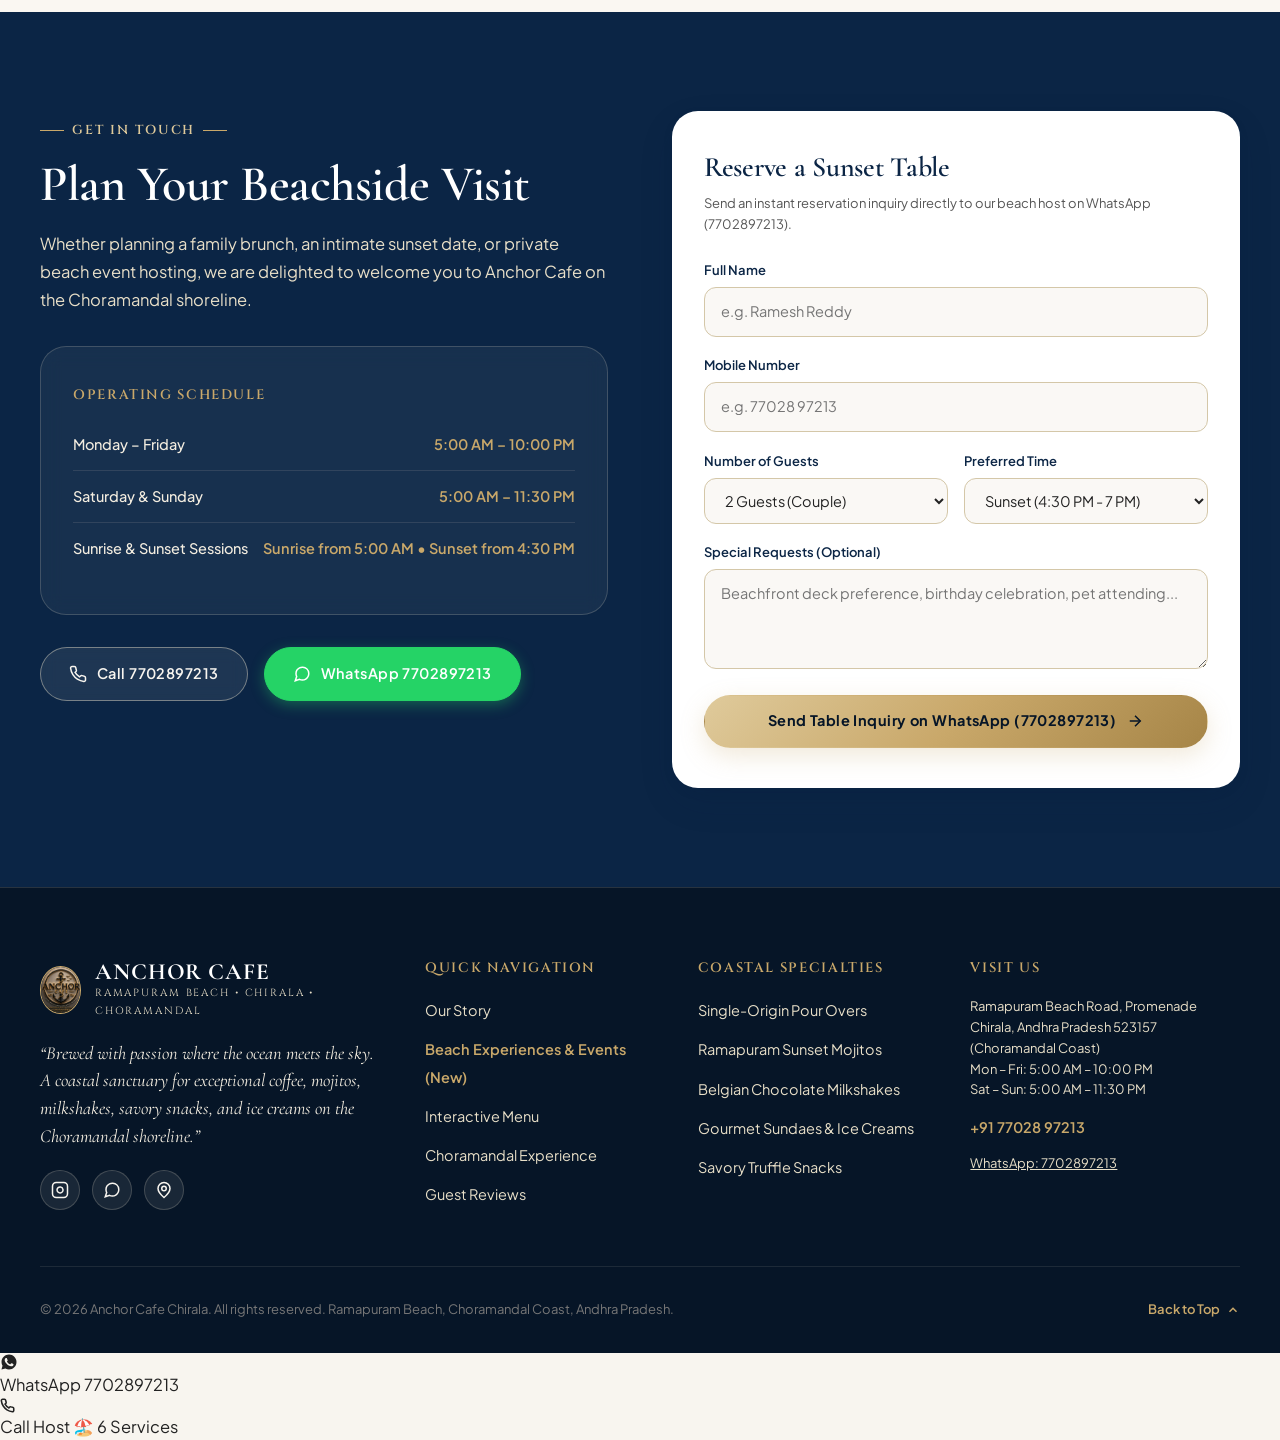
<file: services.html>
<!DOCTYPE html>
<html lang="en">
<head>
  <meta charset="UTF-8">
  <meta name="viewport" content="width=device-width, initial-scale=1.0">
  <meta http-equiv="refresh" content="0; url=index.html#beach-services">
  <script>window.location.replace("index.html#beach-services");</script>

  <!-- Primary SEO Meta Tags -->
  <title>Beach Experiences & Events | Anchor Cafe | Ramapuram Beach, Chirala (Campfire, Night Tables, Sports & Birthday Lights)</title>
  <meta name="title" content="Beach Experiences & Events | Anchor Cafe | Ramapuram Beach, Chirala">
  <meta name="description" content="Exclusive Ramapuram Beach experiences by Anchor Cafe Chirala: Beach Campfires under the stars, Romantic Night-Time Beach Tables (Candlelight Dining), Beach Cricket & Volleyball Sports, and Birthday Event Lightings near the ocean. WhatsApp: 7702897213.">
  <meta name="keywords" content="Ramapuram beach campfire, night beach dining Chirala, candlelight dinner beach Chirala, beach cricket Chirala, beach volleyball Chirala, beach birthday party lights Ramapuram, Anchor Cafe experiences">
  <meta name="author" content="Anchor Cafe Chirala">
  <meta name="robots" content="index, follow">
  <link rel="canonical" href="https://anchorcafechirala.in/services.html">

  <!-- Open Graph / WhatsApp Preview -->
  <meta property="og:type" content="website">
  <meta property="og:url" content="https://anchorcafechirala.in/services.html">
  <meta property="og:title" content="Beach Experiences & Events | Anchor Cafe | Ramapuram Beach, Chirala">
  <meta property="og:description" content="Campfires • Night Tables • Beach Sports • Birthday Lightings right on Ramapuram Beach. Instant WhatsApp Booking: 7702897213.">
  <meta property="og:image" content="https://anchorcafechirala.in/assets/images/service_hero_experiences.jpg">

  <!-- Twitter Cards -->
  <meta name="twitter:card" content="summary_large_image">
  <meta name="twitter:url" content="https://anchorcafechirala.in/services.html">
  <meta name="twitter:title" content="Beach Experiences & Events | Anchor Cafe Chirala">
  <meta name="twitter:description" content="Beach campfires, night candlelight dining, beach cricket & volleyball, birthday lighting on Ramapuram Beach. WhatsApp: 7702897213.">
  <meta name="twitter:image" content="https://anchorcafechirala.in/assets/images/service_hero_experiences.jpg">

  <!-- Favicon -->
  <link rel="icon" type="image/jpeg" href="assets/images/anchor_cafe_logo.jpg">
  <link rel="apple-touch-icon" href="assets/images/anchor_cafe_logo.jpg">

  <!-- Typography -->
  <link rel="preconnect" href="https://fonts.googleapis.com">
  <link rel="preconnect" href="https://fonts.gstatic.com" crossorigin>
  <link href="https://fonts.googleapis.com/css2?family=Cinzel:wght@500;600;700&family=Cormorant+Garamond:ital,wght@0,500;0,600;0,700;1,400;1,600&family=Plus+Jakarta+Sans:wght@300;400;500;600;700&display=swap" rel="stylesheet">

  <!-- Stylesheets -->
  <link rel="stylesheet" href="style.css?v=3.3">

  <!-- Schema.org Structured Data -->
  <script type="application/ld+json">
  {
    "@context": "https://schema.org",
    "@type": "EventVenue",
    "name": "Anchor Cafe Beach Experiences",
    "description": "Beachfront experiences including Campfires, Night-time candlelight tables, Beach sports (Cricket/Volleyball), and Birthday event lighting setups on Ramapuram Beach, Chirala.",
    "url": "https://anchorcafechirala.in/services.html",
    "telephone": "+917702897213",
    "address": {
      "@type": "PostalAddress",
      "streetAddress": "Ramapuram Beach Road, Promenade",
      "addressLocality": "Chirala",
      "addressRegion": "Andhra Pradesh",
      "postalCode": "523157",
      "addressCountry": "IN"
    },
    "geo": {
      "@type": "GeoCoordinates",
      "latitude": 15.7791544,
      "longitude": 80.3866496
    }
  }
  </script>
</head>
<body>

  <!-- Accessible Skip Link -->
  <a href="#main-content" class="skip-to-content">Skip to main content</a>

  <!-- Scroll Progress Indicator -->
  <div class="scroll-progress-container" aria-hidden="true">
    <div class="scroll-progress-bar" id="scrollProgressBar"></div>
  </div>

  <!-- Site Navigation Header -->
  <header class="site-header" id="siteHeader">
    <div class="container header-container">
      <a href="index.html" class="brand-link" aria-label="Anchor Cafe Homepage">
        <div class="brand-icon-wrap" style="width: 48px; height: 48px; overflow: hidden; border-color: var(--color-gold);">
          <img src="assets/images/anchor_cafe_logo.jpg" alt="Anchor Cafe Official Logo" style="width: 100%; height: 100%; object-fit: cover;">
        </div>
        <div class="brand-text-block">
          <span class="brand-logo-text">ANCHOR CAFE</span>
          <span class="brand-tagline">RAMAPURAM BEACH • CHIRALA • CHORAMANDAL</span>
        </div>
      </a>

      <!-- Desktop Navigation -->
      <nav class="desktop-nav" aria-label="Primary Navigation">
        <a href="index.html" class="nav-link">Home</a>
        <a href="index.html#menu" class="nav-link">Cafe Menu</a>
        <a href="#campfire" class="nav-link">Campfire</a>
        <a href="#night-tables" class="nav-link">Night Tables</a>
        <a href="#beach-sports" class="nav-link">Beach Sports</a>
        <a href="#birthday-lighting" class="nav-link">Birthday &amp; Events</a>
        <a href="#booking-builder" class="nav-link" style="color: var(--color-gold); font-weight: 700;">Custom Inquiry</a>
      </nav>

      <div class="header-actions">
        <a href="index.html#menu" class="btn btn-outline-light" style="padding: 0.6rem 1.25rem; font-size: 0.85rem;">View Menu</a>
        <button class="btn btn-whatsapp wa-modal-trigger" aria-label="Chat on WhatsApp 7702897213">
          <svg width="16" height="16" viewBox="0 0 24 24" fill="none" stroke="currentColor" stroke-width="2"><path d="M21 11.5a8.38 8.38 0 0 1-.9 3.8 8.5 8.5 0 0 1-7.6 4.7 8.38 8.38 0 0 1-3.8-.9L3 21l1.9-5.7a8.38 8.38 0 0 1-.9-3.8 8.5 8.5 0 0 1 4.7-7.6 8.38 8.38 0 0 1 3.8-.9h.5a8.48 8.48 0 0 1 8 8v.5z"/></svg>
          <span>WhatsApp Chat</span>
        </button>

        <!-- Mobile Drawer Toggle Button -->
        <button class="mobile-nav-toggle" id="mobileNavToggle" aria-label="Open mobile navigation menu" aria-expanded="false">
          <span class="hamburger-line"></span>
          <span class="hamburger-line"></span>
          <span class="hamburger-line"></span>
        </button>
      </div>
    </div>
  </header>

  <!-- Mobile Drawer Overlay & Menu -->
  <div class="mobile-drawer-overlay" id="mobileDrawerOverlay"></div>
  <aside class="mobile-drawer" id="mobileDrawer" aria-label="Mobile Navigation Menu">
    <div>
      <div style="display: flex; align-items: center; justify-content: space-between; margin-bottom: 2rem;">
        <div style="display: flex; align-items: center; gap: 0.75rem;">
          <img src="assets/images/anchor_cafe_logo.jpg" alt="Anchor Cafe Logo" style="width: 44px; height: 44px; border-radius: 50%; border: 2px solid var(--color-gold);">
          <div>
            <span style="font-family: var(--font-heading); font-size: 1.4rem; font-weight: 700; color: #FFFFFF; display: block;">ANCHOR CAFE</span>
            <span style="font-size: 0.65rem; color: var(--color-gold); letter-spacing: 0.1em; text-transform: uppercase;">BEACH EXPERIENCES &amp; SERVICES</span>
          </div>
        </div>
        <button id="mobileDrawerClose" style="background: rgba(201,168,106,0.15); border: 1px solid var(--color-gold); color: var(--color-gold); width: 38px; height: 38px; border-radius: 50%; font-size: 1.3rem; line-height: 1; cursor: pointer; display: flex; align-items: center; justify-content: center;" aria-label="Close menu">&times;</button>
      </div>
      <nav class="mobile-nav-list">
        <a href="index.html" class="mobile-nav-link">← Back to Main Website</a>
        <a href="index.html#menu" class="mobile-nav-link">Cafe Menu</a>
        <a href="#campfire" class="mobile-nav-link">🔥 Beach Campfire</a>
        <a href="#night-tables" class="mobile-nav-link">🌙 Night Tables &amp; Candlelight</a>
        <a href="#beach-sports" class="mobile-nav-link">🏏 Beach Cricket &amp; Volleyball</a>
        <a href="#birthday-lighting" class="mobile-nav-link">🎉 Birthday Lightings &amp; Events</a>
        <a href="#booking-builder" class="mobile-nav-link" style="color: var(--color-gold); font-weight: 700;">💬 Interactive WhatsApp Builder</a>
        <a href="index.html#location" class="mobile-nav-link">Find Us &amp; Parking</a>
      </nav>
    </div>
    <div style="display: flex; flex-direction: column; gap: 0.75rem;">
      <a href="https://wa.me/917702897213?text=Hi%20Anchor%20Cafe!%20I%20want%20to%20inquire%20about%20your%20Beach%20Experiences%20(Campfire,%20Night%20Tables,%20Sports,%20Birthday%20Lighting)." target="_blank" rel="noopener" class="btn btn-whatsapp">
        WhatsApp 7702897213
      </a>
      <a href="tel:+917702897213" class="btn btn-gold">Call Host Directly</a>
    </div>
  </aside>

  <!-- Main Landmark -->
  <main id="main-content">

    <!-- 1. Hero Section -->
    <section class="services-hero" aria-label="Beach Experiences Overview">
      <img src="assets/images/service_hero_experiences.jpg" alt="Beach campfire and evening lights along Ramapuram Beach Chirala" class="services-hero-backdrop">
      <div class="services-hero-overlay"></div>

      <div class="container services-hero-content">
        <div class="services-hero-pill">
          <span>✨ Exclusive Coastal Experiences</span>
          <span>•</span>
          <span>Ramapuram Beach, Chirala</span>
        </div>

        <h1 class="services-hero-title">
          Unforgettable <em>Beachside Experiences</em> Under The Stars
        </h1>

        <p class="services-hero-lead">
          Elevate your visit to Ramapuram Beach with signature moments hosted by Anchor Cafe. Warm glowing campfires, intimate starlit dining tables on the sand, thrilling beach city sports, and dazzling fairy-light birthday setups right near the rolling Coromandel waves.
        </p>

        <div class="services-hero-actions">
          <a href="#booking-builder" class="btn btn-gold">
            <span>Build Your Experience on WhatsApp</span>
            <svg class="icon-svg" viewBox="0 0 24 24" fill="none" stroke="currentColor" stroke-width="2"><line x1="5" y1="12" x2="19" y2="12"/><polyline points="12 5 19 12 12 19"/></svg>
          </a>
          <a href="https://wa.me/917702897213?text=%F0%9F%8C%8A%20Hi%20Anchor%20Cafe!%20I'd%20love%20to%20know%20more%20about%20your%20Beach%20Experiences%20(Campfire,%20Night%20Tables,%20Sports,%20Birthday%20Lighting)%20at%20Ramapuram%20Beach." target="_blank" rel="noopener" class="btn btn-whatsapp">
            <svg class="icon-svg" viewBox="0 0 24 24" fill="none" stroke="currentColor" stroke-width="2"><path d="M21 11.5a8.38 8.38 0 0 1-.9 3.8 8.5 8.5 0 0 1-7.6 4.7 8.38 8.38 0 0 1-3.8-.9L3 21l1.9-5.7a8.38 8.38 0 0 1-.9-3.8 8.5 8.5 0 0 1 4.7-7.6 8.38 8.38 0 0 1 3.8-.9h.5a8.48 8.48 0 0 1 8 8v.5z"/></svg>
            <span>WhatsApp Host: 7702897213</span>
          </a>
        </div>
      </div>
    </section>

    <!-- Sticky Experience Sub-Navigation Bar -->
    <div class="services-subnav-wrapper" aria-label="Beach Experiences Navigation">
      <div class="container">
        <div class="services-subnav">
          <a href="#campfire" class="services-subnav-link">🔥 Beach Campfire</a>
          <a href="#night-tables" class="services-subnav-link">🌙 Night Tables</a>
          <a href="#beach-sports" class="services-subnav-link">🏏 Beach Cricket &amp; Volleyball</a>
          <a href="#birthday-lighting" class="services-subnav-link">🎉 Birthday Lightings</a>
          <a href="#booking-builder" class="services-subnav-link" style="background: var(--color-gold); color: var(--color-navy-deep); font-weight: 700;">
            💬 Custom WhatsApp Builder
          </a>
        </div>
      </div>
    </div>

    <!-- 1b. Mobile Quick Single-Frame Explorer (Shows all 6 Beach Services at a glance for traveling customers) -->
    <section class="mobile-single-frame-services" id="quick-services-glance" aria-label="Quick Beach Services Overview">
      <div class="container">
        <div class="single-frame-header">
          <span class="single-frame-badge">⚡ Travel Quick Hub • 6 Beach Experiences</span>
          <h2 class="single-frame-title">All 6 Beach Services at a Glance</h2>
          <p class="single-frame-subtitle">Tap any service below for 1-click WhatsApp booking with our Ramapuram Beach host</p>
        </div>

        <div class="single-frame-grid">
          <!-- 1: Campfire -->
          <a href="#campfire" class="single-frame-card">
            <div class="single-frame-thumb-wrap">
              <img src="assets/images/service_campfire.jpg" alt="Beach Campfire" class="single-frame-thumb" loading="lazy" onerror="this.onerror=null;this.src='assets/images/anchor_cafe_logo.jpg';">
              <span class="single-frame-emoji">🔥</span>
            </div>
            <div class="single-frame-info">
              <div class="single-frame-name">Beach Campfire</div>
              <div class="single-frame-hint">Bonfire &amp; tunes</div>
              <span class="single-frame-wa-pill">WhatsApp</span>
            </div>
          </a>

          <!-- 2: Night Tables -->
          <a href="#night-tables" class="single-frame-card">
            <div class="single-frame-thumb-wrap">
              <img src="assets/images/service_night_tables.jpg" alt="Night Tables" class="single-frame-thumb" loading="lazy" onerror="this.onerror=null;this.src='assets/images/anchor_cafe_logo.jpg';">
              <span class="single-frame-emoji">🌙</span>
            </div>
            <div class="single-frame-info">
              <div class="single-frame-name">Night Tables</div>
              <div class="single-frame-hint">Candlelight dining</div>
              <span class="single-frame-wa-pill">WhatsApp</span>
            </div>
          </a>

          <!-- 3: Beach Cricket -->
          <a href="#beach-sports" class="single-frame-card">
            <div class="single-frame-thumb-wrap">
              <img src="assets/images/service_cricket.jpg" alt="Beach Cricket" class="single-frame-thumb" loading="lazy" onerror="this.onerror=null;this.src='assets/images/anchor_cafe_logo.jpg';">
              <span class="single-frame-emoji">🏏</span>
            </div>
            <div class="single-frame-info">
              <div class="single-frame-name">Beach Cricket</div>
              <div class="single-frame-hint">Sand pitch &amp; kits</div>
              <span class="single-frame-wa-pill">WhatsApp</span>
            </div>
          </a>

          <!-- 4: Volleyball Court -->
          <a href="#beach-sports" class="single-frame-card">
            <div class="single-frame-thumb-wrap">
              <img src="assets/images/service_beach_sports.jpg" alt="Volleyball Court" class="single-frame-thumb" loading="lazy" onerror="this.onerror=null;this.src='assets/images/anchor_cafe_logo.jpg';">
              <span class="single-frame-emoji">🏐</span>
            </div>
            <div class="single-frame-info">
              <div class="single-frame-name">Volleyball Court</div>
              <div class="single-frame-hint">Net on soft sand</div>
              <span class="single-frame-wa-pill">WhatsApp</span>
            </div>
          </a>

          <!-- 5: Birthday Lights -->
          <a href="#birthday-lighting" class="single-frame-card">
            <div class="single-frame-thumb-wrap">
              <img src="assets/images/service_birthday_lighting.jpg" alt="Birthday Lights" class="single-frame-thumb" loading="lazy" onerror="this.onerror=null;this.src='assets/images/anchor_cafe_logo.jpg';">
              <span class="single-frame-emoji">🎉</span>
            </div>
            <div class="single-frame-info">
              <div class="single-frame-name">Birthday Lights</div>
              <div class="single-frame-hint">Canopy &amp; party</div>
              <span class="single-frame-wa-pill">WhatsApp</span>
            </div>
          </a>

          <!-- 6: Sunset Deck -->
          <a href="index.html#menu" class="single-frame-card">
            <div class="single-frame-thumb-wrap">
              <img src="assets/images/sunset_mojitos.jpg" alt="Sunset Deck" class="single-frame-thumb" loading="lazy" onerror="this.onerror=null;this.src='assets/images/anchor_cafe_logo.jpg';">
              <span class="single-frame-emoji">🌅</span>
            </div>
            <div class="single-frame-info">
              <div class="single-frame-name">Sunset Deck</div>
              <div class="single-frame-hint">Waves &amp; mojitos</div>
              <span class="single-frame-wa-pill">WhatsApp</span>
            </div>
          </a>
        </div>
      </div>
    </section>

    <!-- 2. SERVICE 1: BEACH CAMPFIRE -->
    <section class="service-detail-section" id="campfire" aria-label="Beach Campfire Experience">
      <div class="container">
        <div class="service-split-grid">
          <!-- Visual Column -->
          <div class="service-visual-col fade-in-element">
            <div class="service-main-image-card">
              <img src="assets/images/service_campfire.jpg" alt="Cozy beach campfire on the golden sand with warm glowing flames under starlit night at Ramapuram Beach" class="service-main-image" loading="lazy">
              <div class="service-floating-pill">
                <span>🔥 Managed Safe Bonfire</span>
                <span>•</span>
                <span>6:30 PM – 11:30 PM</span>
              </div>
            </div>
          </div>

          <!-- Info Column -->
          <div class="service-info-col fade-in-element">
            <span class="service-tag">✨ Signature Experience #1</span>
            <h2 class="service-title">Beach Campfire Under The Stars</h2>
            <p class="service-story-desc">
              Gather with friends, family, or your special someone around a crackling bonfire right on the soft golden sands of Ramapuram Beach. Feel the cool Coromandel sea breeze, listen to the rhythmic crash of the waves, and enjoy soothing acoustic music with hot Anchor Cafe coffees and crispy beach bites.
            </p>

            <!-- Feature Chips -->
            <div class="feature-chips-grid">
              <div class="feature-chip">
                <span class="feature-chip-icon">🪵</span>
                <div class="feature-chip-text">
                  <strong>Managed Eco Fire Pit</strong>
                  <span>Safe, clean wood bonfire setup on sand</span>
                </div>
              </div>
              <div class="feature-chip">
                <span class="feature-chip-icon">🪑</span>
                <div class="feature-chip-text">
                  <strong>Boho Sand Seating</strong>
                  <span>Low cushions, wooden chairs &amp; mats</span>
                </div>
              </div>
              <div class="feature-chip">
                <span class="feature-chip-icon">🎵</span>
                <div class="feature-chip-text">
                  <strong>Acoustic Vibe</strong>
                  <span>Bluetooth speaker provided for your tunes</span>
                </div>
              </div>
              <div class="feature-chip">
                <span class="feature-chip-icon">☕</span>
                <div class="feature-chip-text">
                  <strong>Hot Cafe Brews</strong>
                  <span>Filter coffee, hot tea &amp; snacks pairing</span>
                </div>
              </div>
            </div>

            <!-- Packages -->
            <div class="packages-grid">
              <div class="package-card">
                <h3 class="package-name">Cozy Circle (2–6 Guests)</h3>
                <p class="package-desc">Ideal for couples &amp; small groups seeking an intimate beachside evening.</p>
                <ul class="package-inclusions">
                  <li>Dedicated beach fire pit setup</li>
                  <li>Circle seating with cushions &amp; mats</li>
                  <li>Ambient hurricane lanterns</li>
                  <li>Complimentary hot beverages for all</li>
                </ul>
              </div>

              <div class="package-card highlight">
                <span class="package-ribbon">Most Popular</span>
                <h3 class="package-name">Grand Campfire (7–15+ Guests)</h3>
                <p class="package-desc">Perfect for reunions, college squads, weekend road-trippers &amp; celebrations.</p>
                <ul class="package-inclusions">
                  <li>Large campfire pit with extra burn time</li>
                  <li>Full circle lounge with deck chairs</li>
                  <li>Bluetooth acoustic sound system</li>
                  <li>Anchor Cafe savory snacks platter</li>
                </ul>
              </div>
            </div>

            <!-- Actions -->
            <div style="display: flex; gap: 0.75rem; flex-wrap: wrap;">
              <a href="https://wa.me/917702897213?text=%F0%9F%94%A5%20Hi%20Anchor%20Cafe!%20I%20would%20like%20to%20book%20a%20Beach%20Campfire%20experience%20at%20Ramapuram%20Beach.%20Please%20share%20available%20slots%20and%20pricing%20details." target="_blank" rel="noopener" class="btn btn-whatsapp">
                <svg class="icon-svg" viewBox="0 0 24 24" fill="none" stroke="currentColor" stroke-width="2"><path d="M21 11.5a8.38 8.38 0 0 1-.9 3.8 8.5 8.5 0 0 1-7.6 4.7 8.38 8.38 0 0 1-3.8-.9L3 21l1.9-5.7a8.38 8.38 0 0 1-.9-3.8 8.5 8.5 0 0 1 4.7-7.6 8.38 8.38 0 0 1 3.8-.9h.5a8.48 8.48 0 0 1 8 8v.5z"/></svg>
                <span>Book Campfire on WhatsApp</span>
              </a>
              <a href="#booking-builder" class="btn btn-outline" onclick="selectServiceInBuilder('campfire')">
                <span>Customize in Builder</span>
              </a>
            </div>
          </div>
        </div>
      </div>
    </section>

    <!-- 3. SERVICE 2: NIGHT TIME BEACH TABLES & CANDLELIGHT DINING -->
    <section class="service-detail-section" id="night-tables" aria-label="Night Time Beach Tables & Candlelight Dining">
      <div class="container">
        <div class="service-split-grid reverse">
          <!-- Visual Column -->
          <div class="service-visual-col fade-in-element">
            <div class="service-main-image-card">
              <img src="assets/images/service_night_tables.jpg" alt="Romantic candlelit dining table set directly on the sand at night near ocean waves at Ramapuram Beach Chirala" class="service-main-image" loading="lazy">
              <div class="service-floating-pill">
                <span>🌙 Starlight Dining</span>
                <span>•</span>
                <span>Sunset &amp; Night Sessions</span>
              </div>
            </div>
          </div>

          <!-- Info Column -->
          <div class="service-info-col fade-in-element">
            <span class="service-tag">✨ Signature Experience #2</span>
            <h2 class="service-title">Night-Time Beach Tables &amp; Candlelight Dining</h2>
            <p class="service-story-desc">
              Immerse yourself in romance and tranquil serenity. We set up private dining tables directly onto the moonlit sand, adorned with warm glass candle lanterns, soft fairy lights, and delicate coastal floral touches. Savor handcrafted mojitos, decadent pasta, gourmet burgers, and creamy sundaes with waves lapping just meters away.
            </p>

            <!-- Feature Chips -->
            <div class="feature-chips-grid">
              <div class="feature-chip">
                <span class="feature-chip-icon">🕯️</span>
                <div class="feature-chip-text">
                  <strong>Candlelight &amp; Lanterns</strong>
                  <span>Warm hurricane glass candles &amp; fairy glow</span>
                </div>
              </div>
              <div class="feature-chip">
                <span class="feature-chip-icon">🌊</span>
                <div class="feature-chip-text">
                  <strong>Meters from the Waves</strong>
                  <span>Pure coastal sand dining with ocean breezes</span>
                </div>
              </div>
              <div class="feature-chip">
                <span class="feature-chip-icon">🍽️</span>
                <div class="feature-chip-text">
                  <strong>Dedicated Table Service</strong>
                  <span>Fresh orders directly from Anchor Cafe kitchen</span>
                </div>
              </div>
              <div class="feature-chip">
                <span class="feature-chip-icon">🌹</span>
                <div class="feature-chip-text">
                  <strong>Dates &amp; Anniversaries</strong>
                  <span>Rose petal decor &amp; personalized welcome card</span>
                </div>
              </div>
            </div>

            <!-- Packages -->
            <div class="packages-grid">
              <div class="package-card highlight">
                <span class="package-ribbon">Couple Special</span>
                <h3 class="package-name">Candlelight for Two</h3>
                <p class="package-desc">The ultimate romantic date or anniversary surprise by the ocean waves.</p>
                <ul class="package-inclusions">
                  <li>Private beachfront table on the sand</li>
                  <li>Candlelight lanterns &amp; rose petals</li>
                  <li>2 Signature Mojitos or Frappes</li>
                  <li>Artisanal Ice Cream Sundae dessert</li>
                </ul>
              </div>

              <div class="package-card">
                <h3 class="package-name">Starlight Family Table (4–8)</h3>
                <p class="package-desc">Memorable dinner gatherings with panoramic sea vistas under moonlit skies.</p>
                <ul class="package-inclusions">
                  <li>Long decorated table setup on sand or deck</li>
                  <li>Fairy light canopy and ambient lighting</li>
                  <li>Shared savory appetizer basket</li>
                  <li>Full Anchor Cafe food &amp; drinks menu</li>
                </ul>
              </div>
            </div>

            <!-- Actions -->
            <div style="display: flex; gap: 0.75rem; flex-wrap: wrap;">
              <a href="https://wa.me/917702897213?text=%F0%9F%8C%99%20Hi%20Anchor%20Cafe!%20I%20want%20to%20reserve%20a%20Night-Time%20Beach%20Table%20(Candlelight%20Dining)%20at%20Ramapuram%20Beach.%20Please%20share%20available%20timings%20and%20packages." target="_blank" rel="noopener" class="btn btn-whatsapp">
                <svg class="icon-svg" viewBox="0 0 24 24" fill="none" stroke="currentColor" stroke-width="2"><path d="M21 11.5a8.38 8.38 0 0 1-.9 3.8 8.5 8.5 0 0 1-7.6 4.7 8.38 8.38 0 0 1-3.8-.9L3 21l1.9-5.7a8.38 8.38 0 0 1-.9-3.8 8.5 8.5 0 0 1 4.7-7.6 8.38 8.38 0 0 1 3.8-.9h.5a8.48 8.48 0 0 1 8 8v.5z"/></svg>
                <span>Reserve Table on WhatsApp</span>
              </a>
              <a href="#booking-builder" class="btn btn-outline" onclick="selectServiceInBuilder('night-tables')">
                <span>Customize in Builder</span>
              </a>
            </div>
          </div>
        </div>
      </div>
    </section>

    <!-- 4. SERVICE 3: BEACH CITY SPORTS — CRICKET & VOLLEYBALL -->
    <section class="service-detail-section" id="beach-sports" aria-label="Beach City Sports Cricket and Volleyball">
      <div class="container">
        <div class="service-split-grid">
          <!-- Dual Visual Column -->
          <div class="service-visual-col fade-in-element">
            <div class="sports-dual-visual-grid">
              <div class="sports-sub-card">
                <img src="assets/images/service_beach_sports.jpg" alt="Energetic beach volleyball match on golden sand with ocean waves" loading="lazy">
                <div class="sports-sub-content">
                  <h4>Beach Volleyball Arena</h4>
                  <p>Regulation net, tournament ball, sand boundary lines &amp; referee whistle.</p>
                </div>
              </div>
              <div class="sports-sub-card">
                <img src="assets/images/service_cricket.jpg" alt="Beach cricket equipment bats, wickets and tennis balls on the coastal sand" loading="lazy">
                <div class="sports-sub-content">
                  <h4>Beach Cricket Turf</h4>
                  <p>Marked sand pitch, quality bats, heavy tennis balls &amp; wicket sets.</p>
                </div>
              </div>
            </div>
            <div style="margin-top: 1rem; text-align: center; font-size: 0.8rem; color: var(--color-gold-dark); font-weight: 600;">
              ⚡ Floodlight sessions available for twilight and sunset matches!
            </div>
          </div>

          <!-- Info Column -->
          <div class="service-info-col fade-in-element">
            <span class="service-tag">✨ Signature Experience #3</span>
            <h2 class="service-title">Beach City Sports — Cricket &amp; Volleyball</h2>
            <p class="service-story-desc">
              Bring the excitement to the shoreline! Whether you’re competing with college buddies, family members, or corporate colleagues on a weekend getaway from Hyderabad or Vijayawada, Anchor Cafe provides complete, high-quality beach sports setups with equipment, boundary markings, and courtside refreshments.
            </p>

            <!-- Feature Chips -->
            <div class="feature-chips-grid">
              <div class="feature-chip">
                <span class="feature-chip-icon">🏐</span>
                <div class="feature-chip-text">
                  <strong>Beach Volleyball Court</strong>
                  <span>Professional net, antennas, soft sand court</span>
                </div>
              </div>
              <div class="feature-chip">
                <span class="feature-chip-icon">🏏</span>
                <div class="feature-chip-text">
                  <strong>Beach Cricket Pitch</strong>
                  <span>Bats, tennis balls, stump sets &amp; crease markers</span>
                </div>
              </div>
              <div class="feature-chip">
                <span class="feature-chip-icon">🧊</span>
                <div class="feature-chip-text">
                  <strong>Courtside Coolers</strong>
                  <span>Chilled mint mojitos &amp; fruit coolers on ice</span>
                </div>
              </div>
              <div class="feature-chip">
                <span class="feature-chip-icon">🏆</span>
                <div class="feature-chip-text">
                  <strong>Group Tournaments</strong>
                  <span>Scorecards, referee whistle &amp; trophy options</span>
                </div>
              </div>
            </div>

            <!-- Packages -->
            <div class="packages-grid">
              <div class="package-card">
                <h3 class="package-name">Volleyball Match Slot</h3>
                <p class="package-desc">Court reservation with complete professional equipment kit.</p>
                <ul class="package-inclusions">
                  <li>Regulation volleyball net on sand</li>
                  <li>2 Professional beach volleyballs</li>
                  <li>Court boundary ropes &amp; markers</li>
                  <li>Free water bottles for players</li>
                </ul>
              </div>

              <div class="package-card highlight">
                <span class="package-ribbon">Fan Favorite</span>
                <h3 class="package-name">Cricket Tournament Kit</h3>
                <p class="package-desc">Marked beach pitch with all batting, bowling &amp; fielding gear.</p>
                <ul class="package-inclusions">
                  <li>2 Willow bats + 6 heavy tennis balls</li>
                  <li>2 Sets of wickets with bails</li>
                  <li>Cones for boundary lines</li>
                  <li>Pre-ordered drinks bucket delivery</li>
                </ul>
              </div>
            </div>

            <!-- Actions -->
            <div style="display: flex; gap: 0.75rem; flex-wrap: wrap;">
              <a href="https://wa.me/917702897213?text=%F0%9F%8F%8F%E2%9A%BD%20Hi%20Anchor%20Cafe!%20We%20want%20to%20book%20Beach%20City%20Sports%20(Beach%20Cricket%20/%20Volleyball)%20at%20Ramapuram%20Beach.%20Please%20share%20slot%20availability%20and%20rates!" target="_blank" rel="noopener" class="btn btn-whatsapp">
                <svg class="icon-svg" viewBox="0 0 24 24" fill="none" stroke="currentColor" stroke-width="2"><path d="M21 11.5a8.38 8.38 0 0 1-.9 3.8 8.5 8.5 0 0 1-7.6 4.7 8.38 8.38 0 0 1-3.8-.9L3 21l1.9-5.7a8.38 8.38 0 0 1-.9-3.8 8.5 8.5 0 0 1 4.7-7.6 8.38 8.38 0 0 1 3.8-.9h.5a8.48 8.48 0 0 1 8 8v.5z"/></svg>
                <span>Book Sports Slot on WhatsApp</span>
              </a>
              <a href="#booking-builder" class="btn btn-outline" onclick="selectServiceInBuilder('beach-sports')">
                <span>Customize in Builder</span>
              </a>
            </div>
          </div>
        </div>
      </div>
    </section>

    <!-- 5. SERVICE 4: BIRTHDAY EVENTS & BEACH LIGHTINGS -->
    <section class="service-detail-section" id="birthday-lighting" aria-label="Birthday Events and Beach Lightings">
      <div class="container">
        <div class="service-split-grid reverse">
          <!-- Visual Column -->
          <div class="service-visual-col fade-in-element">
            <div class="service-main-image-card">
              <img src="assets/images/service_birthday_lighting.jpg" alt="Spectacular birthday event fairy lighting canopy and illuminated party setup on the beach" class="service-main-image" loading="lazy">
              <div class="service-floating-pill">
                <span>🎈 Birthday Beach Canopy</span>
                <span>•</span>
                <span>Custom Decor &amp; Lights</span>
              </div>
            </div>
          </div>

          <!-- Info Column -->
          <div class="service-info-col fade-in-element">
            <span class="service-tag">✨ Signature Experience #4</span>
            <h2 class="service-title">Birthday Celebrations &amp; Beach Lightings Setup</h2>
            <p class="service-story-desc">
              Turn your special day into a dream come true by the sea! We transform Ramapuram Beach into a breathtaking wonderland with thousands of warm glowing fairy lights, custom neon 'Happy Birthday' marquee signage, decorated seaside cabanas, cake-cutting tables, and complete catering from Anchor Cafe.
            </p>

            <!-- Feature Chips -->
            <div class="feature-chips-grid">
              <div class="feature-chip">
                <span class="feature-chip-icon">✨</span>
                <div class="feature-chip-text">
                  <strong>Fairy Light Canopy</strong>
                  <span>Magical illuminated tunnel or cabana on sand</span>
                </div>
              </div>
              <div class="feature-chip">
                <span class="feature-chip-icon">💡</span>
                <div class="feature-chip-text">
                  <strong>Neon Marquee Signs</strong>
                  <span>'Happy Birthday' / Custom name neon glow</span>
                </div>
              </div>
              <div class="feature-chip">
                <span class="feature-chip-icon">🎂</span>
                <div class="feature-chip-text">
                  <strong>Cake &amp; Decor Table</strong>
                  <span>Floral runners, candle stands &amp; cake table</span>
                </div>
              </div>
              <div class="feature-chip">
                <span class="feature-chip-icon">📸</span>
                <div class="feature-chip-text">
                  <strong>Photo Backdrop</strong>
                  <span>Stunning aesthetic angles with wave reflections</span>
                </div>
              </div>
            </div>

            <!-- Packages -->
            <div class="packages-grid">
              <div class="package-card">
                <h3 class="package-name">Classic Beach Birthday</h3>
                <p class="package-desc">Charming illuminated beach setting for close friends &amp; family.</p>
                <ul class="package-inclusions">
                  <li>Fairy light canopy setup on the beach</li>
                  <li>Decorated cake-cutting table with candles</li>
                  <li>Warm neon 'Happy Birthday' sign</li>
                  <li>Bluetooth sound system for celebration music</li>
                </ul>
              </div>

              <div class="package-card highlight">
                <span class="package-ribbon">VIP Experience</span>
                <h3 class="package-name">Grand Coastal Party</h3>
                <p class="package-desc">Complete luxury beach bash with lighting, photography decor &amp; catering.</p>
                <ul class="package-inclusions">
                  <li>Large illuminated bamboo pergola / tent</li>
                  <li>Balloon arch, floral decor &amp; neon backdrop</li>
                  <li>Dedicated birthday cake cutting arrangement</li>
                  <li>Anchor Cafe catering party combo menu</li>
                </ul>
              </div>
            </div>

            <!-- Actions -->
            <div style="display: flex; gap: 0.75rem; flex-wrap: wrap;">
              <a href="https://wa.me/917702897213?text=%F0%9F%8E%89%E2%9C%A8%20Hi%20Anchor%20Cafe!%20I'm%20planning%20a%20Birthday%20Celebration%20with%20Beach%20Lightings%20at%20Ramapuram%20Beach.%20Please%20share%20decoration%20themes%20and%20catering%20packages!" target="_blank" rel="noopener" class="btn btn-whatsapp">
                <svg class="icon-svg" viewBox="0 0 24 24" fill="none" stroke="currentColor" stroke-width="2"><path d="M21 11.5a8.38 8.38 0 0 1-.9 3.8 8.5 8.5 0 0 1-7.6 4.7 8.38 8.38 0 0 1-3.8-.9L3 21l1.9-5.7a8.38 8.38 0 0 1-.9-3.8 8.5 8.5 0 0 1 4.7-7.6 8.38 8.38 0 0 1 3.8-.9h.5a8.48 8.48 0 0 1 8 8v.5z"/></svg>
                <span>Plan Birthday on WhatsApp</span>
              </a>
              <a href="#booking-builder" class="btn btn-outline" onclick="selectServiceInBuilder('birthday-lighting')">
                <span>Customize in Builder</span>
              </a>
            </div>
          </div>
        </div>
      </div>
    </section>

    <!-- 6. INTERACTIVE WHATSAPP BOOKING CUSTOMIZER / BUILDER -->
    <section class="booking-builder-section" id="booking-builder" aria-label="Interactive WhatsApp Booking Customizer">
      <div class="container">
        <div class="section-header fade-in-element">
          <span class="eyebrow" style="color: var(--color-gold-light);">Instant WhatsApp Experience Builder</span>
          <h2 class="section-title" style="color: #FFFFFF;">Customize Your Beach Experience</h2>
          <p class="section-subtitle" style="color: var(--color-sand);">
            Select your preferred services, timing, guest count, and cafe add-ons. We automatically generate a ready-to-send WhatsApp message connecting you directly to our beach host (7702897213).
          </p>
        </div>

        <div class="builder-layout-grid">
          <!-- Form Configurator -->
          <div class="builder-form-card fade-in-element">
            <form id="experienceBuilderForm">
              
              <!-- Step 1: Select Services -->
              <div class="builder-step-header">
                <span class="builder-step-number">1</span>
                <span>Select Your Services (Choose one or more)</span>
              </div>
              <div class="services-choice-grid">
                <label class="service-choice-label selected" id="label-campfire">
                  <input type="checkbox" id="chk-svc-campfire" name="services" value="Beach Campfire" class="service-choice-checkbox" checked onchange="updateWhatsAppMessage()">
                  <div class="service-choice-info">
                    <strong>🔥 Beach Campfire</strong>
                    <span>Starlit bonfire, cushions &amp; tunes</span>
                  </div>
                </label>

                <label class="service-choice-label" id="label-night-tables" for="chk-svc-night-tables">
                  <input type="checkbox" id="chk-svc-night-tables" name="services" value="Night-Time Beach Tables" class="service-choice-checkbox" onchange="updateWhatsAppMessage()">
                  <div class="service-choice-info">
                    <strong>🌙 Night Tables &amp; Candles</strong>
                    <span>Romantic sand table &amp; lanterns</span>
                  </div>
                </label>

                <label class="service-choice-label" id="label-beach-sports" for="chk-svc-beach-sports">
                  <input type="checkbox" id="chk-svc-beach-sports" name="services" value="Beach Cricket & Volleyball" class="service-choice-checkbox" onchange="updateWhatsAppMessage()">
                  <div class="service-choice-info">
                    <strong>🏏 Beach Sports &amp; Games</strong>
                    <span>Volleyball court &amp; cricket pitch</span>
                  </div>
                </label>

                <label class="service-choice-label" id="label-birthday-lighting" for="chk-svc-birthday-lighting">
                  <input type="checkbox" id="chk-svc-birthday-lighting" name="services" value="Birthday Event & Beach Lightings" class="service-choice-checkbox" onchange="updateWhatsAppMessage()">
                  <div class="service-choice-info">
                    <strong>🎉 Birthday Event Lightings</strong>
                    <span>Fairy light canopy &amp; neon signs</span>
                  </div>
                </label>
              </div>

              <!-- Step 2: Date, Customized Timing & Total Service Hours -->
              <div class="builder-step-header">
                <span class="builder-step-number">2</span>
                <span>Customize Date, Start Time &amp; Hours of Service</span>
              </div>
              <div class="builder-timing-grid" style="display: grid; grid-template-columns: 1fr 1fr 1fr; gap: 0.85rem; margin-bottom: 1.75rem;">
                <!-- 1. Preferred Date -->
                <div class="form-group" style="margin-bottom: 0;">
                  <label for="builderDate" class="form-label" style="color: var(--color-sand); font-size: 0.82rem;">📅 Preferred Date</label>
                  <input type="date" id="builderDate" class="form-input" style="background: rgba(255,255,255,0.08); border-color: rgba(201,168,106,0.35); color: #FFFFFF;" onchange="updateWhatsAppMessage()">
                </div>

                <!-- 2. Start Time (Customized as per requirements) -->
                <div class="form-group" style="margin-bottom: 0;">
                  <label for="builderStartTime" class="form-label" style="color: var(--color-sand); font-size: 0.82rem;">⏰ Start Time (Custom)</label>
                  <select id="builderStartTime" class="form-select" style="background: #0B2545; border-color: rgba(201,168,106,0.35); color: #FFFFFF;" onchange="toggleCustomTime(); updateWhatsAppMessage()">
                    <optgroup label="🌅 Sunset &amp; Twilight">
                      <option value="4:30 PM (Sunset Hour)">4:30 PM (Golden Sunset)</option>
                      <option value="5:00 PM (Dusk)">5:00 PM (Dusk Hour)</option>
                      <option value="5:30 PM (Twilight)">5:30 PM (Twilight Glow)</option>
                      <option value="6:00 PM (Evening Start)">6:00 PM (Evening Start)</option>
                    </optgroup>
                    <optgroup label="🌟 Starlight &amp; Night (Most Popular)">
                      <option value="6:30 PM (Campfire &amp; Lights)">6:30 PM (Campfire &amp; Music)</option>
                      <option value="7:00 PM (Candlelight Dinner)" selected>7:00 PM (Candlelight Dinner)</option>
                      <option value="7:30 PM (Starlight Evening)">7:30 PM (Starlight Evening)</option>
                      <option value="8:00 PM (Night Table)">8:00 PM (Beach Table)</option>
                      <option value="8:30 PM (Ocean Waves)">8:30 PM (Waves &amp; Shakes)</option>
                    </optgroup>
                    <optgroup label="🌙 Late Night Under The Stars">
                      <option value="9:00 PM (Late Night)">9:00 PM (Late Night Vibe)</option>
                      <option value="9:30 PM (Late Night Waves)">9:30 PM (Late Night Bonfire)</option>
                      <option value="10:00 PM (Midnight Stargazing)">10:00 PM (Midnight Stargazing)</option>
                    </optgroup>
                    <optgroup label="☀️ Sunrise &amp; Beach Sports">
                      <option value="5:00 AM (Early Sunrise)">5:00 AM (Early Sunrise Pour-over)</option>
                      <option value="6:00 AM (Sunrise Sports)">6:00 AM (Sunrise Cricket / Volleyball)</option>
                      <option value="7:00 AM (Morning Sea Breeze)">7:00 AM (Morning Sea Breeze)</option>
                    </optgroup>
                    <option value="custom">⏱️ Custom Specific Time (Enter Exact Time)</option>
                  </select>
                  <input type="text" id="builderCustomTime" class="form-input" placeholder="e.g. 6:45 PM or 8:15 PM" style="display: none; margin-top: 0.4rem; background: rgba(255,255,255,0.12); border-color: var(--color-gold); color: #FFFFFF; font-size: 0.85rem;" oninput="updateWhatsAppMessage()">
                </div>

                <!-- 3. Total Hours of Service Needed -->
                <div class="form-group" style="margin-bottom: 0;">
                  <label for="builderHours" class="form-label" style="color: var(--color-sand); font-size: 0.82rem;">⏳ Total Hours Needed</label>
                  <select id="builderHours" class="form-select" style="background: #0B2545; border-color: rgba(201,168,106,0.35); color: #FFFFFF;" onchange="updateWhatsAppMessage()">
                    <option value="1 Hour of Service">1 Hour (Quick Setup)</option>
                    <option value="2 Hours of Service (Recommended ⭐)" selected>2 Hours (Standard Experience ⭐)</option>
                    <option value="3 Hours of Service">3 Hours (Extended Beach Party)</option>
                    <option value="4 Hours of Service">4 Hours (Half-Day Celebration)</option>
                    <option value="5+ Hours (Full Evening / Overnight)">5+ Hours (Full Evening Event)</option>
                    <option value="Custom Duration (Mentioned in notes)">Custom Duration (Flexible)</option>
                  </select>
                </div>
              </div>

              <!-- Step 3: Guests Count & Contact -->
              <div class="builder-step-header">
                <span class="builder-step-number">3</span>
                <span>Group Size &amp; Your Name</span>
              </div>
              <div style="display: grid; grid-template-columns: 1fr 1fr; gap: 1rem; margin-bottom: 1.75rem;">
                <div class="form-group">
                  <label for="builderGuests" class="form-label" style="color: var(--color-sand);">Estimated Guests</label>
                  <select id="builderGuests" class="form-select" style="background: #0B2545; border-color: rgba(255,255,255,0.2); color: #FFFFFF;" onchange="updateWhatsAppMessage()">
                    <option value="2 Guests (Couple)">2 Guests (Couple)</option>
                    <option value="3–5 Guests (Family / Friends)" selected>3–5 Guests (Family / Friends)</option>
                    <option value="6–10 Guests (Group)">6–10 Guests (Group)</option>
                    <option value="11–20+ Guests (Party / Event)">11–20+ Guests (Party / Event)</option>
                  </select>
                </div>
                <div class="form-group">
                  <label for="builderName" class="form-label" style="color: var(--color-sand);">Your Name / Host Name</label>
                  <input type="text" id="builderName" class="form-input" placeholder="e.g. Rahul Sharma" style="background: rgba(255,255,255,0.1); border-color: rgba(255,255,255,0.2); color: #FFFFFF;" oninput="updateWhatsAppMessage()">
                </div>
              </div>

              <!-- Step 4: Food & Cafe Add-ons -->
              <div class="builder-step-header">
                <span class="builder-step-number">4</span>
                <span>Anchor Cafe Food &amp; Beverage Add-ons (Optional)</span>
              </div>
              <div class="addons-choice-grid">
                <label class="addon-choice-label selected" id="addon-label-coffee" for="chk-addon-coffee">
                  <input type="checkbox" id="chk-addon-coffee" name="addons" value="Specialty Hot Coffees & Teas" checked onchange="updateWhatsAppMessage()">
                  <span>☕ Hot Filter Coffee / Tea</span>
                </label>
                <label class="addon-choice-label" id="addon-label-mojitos" for="chk-addon-mojitos">
                  <input type="checkbox" id="chk-addon-mojitos" name="addons" value="Fresh Crushed Mint Mojitos" onchange="updateWhatsAppMessage()">
                  <span>🍹 Fresh Crushed Mojitos</span>
                </label>
                <label class="addon-choice-label" id="addon-label-shakes" for="chk-addon-shakes">
                  <input type="checkbox" id="chk-addon-shakes" name="addons" value="Gourmet Milkshakes & Ice Cream Sundaes" onchange="updateWhatsAppMessage()">
                  <span>🍨 Thick Shakes &amp; Sundaes</span>
                </label>
                <label class="addon-choice-label" id="addon-label-snacks" for="chk-addon-snacks">
                  <input type="checkbox" id="chk-addon-snacks" name="addons" value="Beachside Savory Snacks Platter" onchange="updateWhatsAppMessage()">
                  <span>🍟 Savory Snacks Platter</span>
                </label>
                <label class="addon-choice-label" id="addon-label-cake" for="chk-addon-cake">
                  <input type="checkbox" id="chk-addon-cake" name="addons" value="Custom Celebration Birthday Cake" onchange="updateWhatsAppMessage()">
                  <span>🎂 Custom Celebration Cake</span>
                </label>
                <label class="addon-choice-label" id="addon-label-music" for="chk-addon-music">
                  <input type="checkbox" id="chk-addon-music" name="addons" value="Bluetooth Acoustic Music Speaker" onchange="updateWhatsAppMessage()">
                  <span>🎵 Bluetooth Acoustic Speaker</span>
                </label>
              </div>

              <!-- Step 5: Special Note -->
              <div class="form-group" style="margin-bottom: 0;">
                <label for="builderNote" class="form-label" style="color: var(--color-sand);">Special Requests / Occasion Details</label>
                <textarea id="builderNote" class="form-textarea" placeholder="e.g. Surprise birthday for my spouse, need rose petals, vegetarian snacks..." style="background: rgba(255,255,255,0.1); border-color: rgba(255,255,255,0.2); color: #FFFFFF; min-height: 80px;" oninput="updateWhatsAppMessage()"></textarea>
              </div>
            </form>
          </div>

          <!-- Live WhatsApp Preview Card -->
          <div class="builder-preview-card fade-in-element">
            <div class="wa-preview-header">
              <img src="assets/images/anchor_cafe_logo.jpg" alt="Anchor Cafe Host" class="wa-preview-avatar">
              <div class="wa-preview-title">
                <strong>Anchor Cafe Beach Host</strong>
                <span>Direct WhatsApp: 7702897213 • Online</span>
              </div>
            </div>

            <div class="wa-chat-window">
              <div class="wa-bubble-incoming">
                👋 <strong>Hello from Anchor Cafe, Ramapuram Beach!</strong><br>
                Configure your custom beach experience on the left. Your personalized message appears below ready to send!
              </div>

              <div class="wa-bubble-outgoing" id="waMessagePreview">
                <!-- Dynamically updated -->
              </div>
            </div>

            <div class="wa-preview-footer">
              <button type="button" class="btn btn-whatsapp" id="sendWhatsAppBookingBtn" style="width: 100%; font-size: 0.95rem; padding: 0.95rem 1.5rem;" onclick="triggerWhatsAppSend()">
                <svg width="20" height="20" viewBox="0 0 24 24" fill="none" stroke="currentColor" stroke-width="2"><path d="M21 11.5a8.38 8.38 0 0 1-.9 3.8 8.5 8.5 0 0 1-7.6 4.7 8.38 8.38 0 0 1-3.8-.9L3 21l1.9-5.7a8.38 8.38 0 0 1-.9-3.8 8.5 8.5 0 0 1 4.7-7.6 8.38 8.38 0 0 1 3.8-.9h.5a8.48 8.48 0 0 1 8 8v.5z"/></svg>
                <span>Send Booking Request on WhatsApp (7702897213)</span>
              </button>

              <div style="display: flex; justify-content: space-between; align-items: center; font-size: 0.75rem; color: var(--color-sand);">
                <span>📞 Host: <a href="tel:+917702897213" style="color: var(--color-gold-light); font-weight: 700;">+91 77028 97213</a></span>
                <span>⏱️ Quick response within minutes</span>
              </div>
            </div>
          </div>
        </div>
      </div>
    </section>

    <!-- 7. WHY CHOOSE ANCHOR CAFE & FAQS -->
    <section class="section-padding" style="background: var(--color-cream); border-top: 1px solid rgba(201,168,106,0.2);">
      <div class="container">
        <div class="section-header fade-in-element">
          <span class="eyebrow">Coastal Excellence</span>
          <h2 class="section-title">Frequently Asked Questions</h2>
          <p class="section-subtitle">
            Everything you need to know about planning your beach experience with Anchor Cafe at Ramapuram Beach, Chirala.
          </p>
        </div>

        <div style="max-width: 820px; margin: 0 auto; display: flex; flex-direction: column; gap: 1rem;">
          
          <details style="background: #FFFFFF; border-radius: var(--radius-md); border: 1.5px solid var(--color-sand); padding: 1.25rem 1.5rem;" class="fade-in-element">
            <summary style="font-weight: 700; color: var(--color-navy); font-size: 1.05rem; cursor: pointer; display: flex; justify-content: space-between; align-items: center;">
              <span>How far in advance should I book?</span>
              <span style="color: var(--color-gold); font-size: 1.2rem;">+</span>
            </summary>
            <p style="margin-top: 0.75rem; font-size: var(--text-sm); color: var(--color-charcoal-muted); line-height: 1.6;">
              For Beach Campfires and Night Tables, we recommend booking <strong>at least 12 to 24 hours in advance</strong> so our beach crew can secure prime sand spots and prepare fresh firewood. For Grand Birthday Event Lightings, booking <strong>2 to 3 days in advance</strong> is advised for custom marquee and pergola decor.
            </p>
          </details>

          <details style="background: #FFFFFF; border-radius: var(--radius-md); border: 1.5px solid var(--color-sand); padding: 1.25rem 1.5rem;" class="fade-in-element">
            <summary style="font-weight: 700; color: var(--color-navy); font-size: 1.05rem; cursor: pointer; display: flex; justify-content: space-between; align-items: center;">
              <span>What happens if weather or high tide changes?</span>
              <span style="color: var(--color-gold); font-size: 1.2rem;">+</span>
            </summary>
            <p style="margin-top: 0.75rem; font-size: var(--text-sm); color: var(--color-charcoal-muted); line-height: 1.6;">
              Safety is our highest priority. In the rare event of unseasonal rain or rough wind, we immediately provide covered panoramic seating on our elevated cafe deck terrace or offer full flexibility to reschedule your session at no extra charge.
            </p>
          </details>

          <details style="background: #FFFFFF; border-radius: var(--radius-md); border: 1.5px solid var(--color-sand); padding: 1.25rem 1.5rem;" class="fade-in-element">
            <summary style="font-weight: 700; color: var(--color-navy); font-size: 1.05rem; cursor: pointer; display: flex; justify-content: space-between; align-items: center;">
              <span>Can we order our favorite food &amp; drinks from the cafe menu?</span>
              <span style="color: var(--color-gold); font-size: 1.2rem;">+</span>
            </summary>
            <p style="margin-top: 0.75rem; font-size: var(--text-sm); color: var(--color-charcoal-muted); line-height: 1.6;">
              Absolutely! All beach experiences include seamless table/beach service from Anchor Cafe’s full menu — including single-origin coffees, handcrafted mojitos, thick Belgian milkshakes, artisanal ice creams, french fries, crispy momos, and hot sandwiches.
            </p>
          </details>

          <details style="background: #FFFFFF; border-radius: var(--radius-md); border: 1.5px solid var(--color-sand); padding: 1.25rem 1.5rem;" class="fade-in-element">
            <summary style="font-weight: 700; color: var(--color-navy); font-size: 1.05rem; cursor: pointer; display: flex; justify-content: space-between; align-items: center;">
              <span>Are beach sports (cricket &amp; volleyball) suitable for beginners?</span>
              <span style="color: var(--color-gold); font-size: 1.2rem;">+</span>
            </summary>
            <p style="margin-top: 0.75rem; font-size: var(--text-sm); color: var(--color-charcoal-muted); line-height: 1.6;">
              Yes! Our beach volleyball court and beach cricket turf are set up on soft, level sands suitable for all ages and skill levels. We provide tennis balls and light bats for safe, casual beach fun as well as tournament-standard gear for serious matches.
            </p>
          </details>

        </div>
      </div>
    </section>

  </main>

  <!-- Site Footer Section -->
  <footer class="site-footer">
    <div class="container">
      <div class="footer-grid">
        <div>
          <a href="index.html" class="brand-link" style="margin-bottom: 1rem;">
            <div class="brand-icon-wrap" style="width: 48px; height: 48px; overflow: hidden; border-color: var(--color-gold);">
              <img src="assets/images/anchor_cafe_logo.jpg" alt="Anchor Cafe Official Logo" style="width: 100%; height: 100%; object-fit: cover;">
            </div>
            <div class="brand-text-block">
              <span class="brand-logo-text">ANCHOR CAFE</span>
              <span class="brand-tagline">RAMAPURAM BEACH • CHIRALA • CHORAMANDAL</span>
            </div>
          </a>
          <p class="footer-brand-quote">
            “Crafting coastal memories where waves meet the sand. Starlit campfires, candlelight dining tables, energetic beach sports, and birthday lighting along Ramapuram Beach.”
          </p>
          <div class="footer-social-row">
            <a href="https://instagram.com" class="footer-social-btn" aria-label="Anchor Cafe Instagram" target="_blank" rel="noopener">
              <svg width="18" height="18" viewBox="0 0 24 24" fill="none" stroke="currentColor" stroke-width="2"><rect x="2" y="2" width="20" height="20" rx="5" ry="5"/><path d="M16 11.37A4 4 0 1 1 12.63 8 4 4 0 0 1 16 11.37z"/><line x1="17.5" y1="6.5" x2="17.51" y2="6.5"/></svg>
            </a>
            <button class="footer-social-btn wa-modal-trigger" aria-label="Anchor Cafe WhatsApp 7702897213">
              <svg width="18" height="18" viewBox="0 0 24 24" fill="none" stroke="currentColor" stroke-width="2"><path d="M21 11.5a8.38 8.38 0 0 1-.9 3.8 8.5 8.5 0 0 1-7.6 4.7 8.38 8.38 0 0 1-3.8-.9L3 21l1.9-5.7a8.38 8.38 0 0 1-.9-3.8 8.5 8.5 0 0 1 4.7-7.6 8.38 8.38 0 0 1 3.8-.9h.5a8.48 8.48 0 0 1 8 8v.5z"/></svg>
            </button>
            <a href="https://www.google.com/maps/place/Anchor+cafe/@15.7791544,80.3866496,17z/data=!3m1!4b1!4m6!3m5!1s0x3a4a47ca7c15e715:0xb96388332838b5c9!8m2!3d15.7791544!4d80.3866496" class="footer-social-btn" aria-label="Anchor Cafe Google Maps" target="_blank" rel="noopener">
              <svg width="18" height="18" viewBox="0 0 24 24" fill="none" stroke="currentColor" stroke-width="2"><path d="M12 2a8 8 0 0 0-8 8c0 5.25 8 12 8 12s8-6.75 8-12a8 8 0 0 0-8-8z"/><circle cx="12" cy="10" r="3"/></svg>
            </a>
          </div>
        </div>

        <div>
          <h4 class="footer-heading">Beach Experiences</h4>
          <ul class="footer-links-list">
            <li><a href="#campfire" class="footer-link">Beach Campfire Gathering</a></li>
            <li><a href="#night-tables" class="footer-link">Night Beach Candlelight Tables</a></li>
            <li><a href="#beach-sports" class="footer-link">Beach Cricket &amp; Volleyball</a></li>
            <li><a href="#birthday-lighting" class="footer-link">Birthday Event Lightings</a></li>
            <li><a href="#booking-builder" class="footer-link">Custom WhatsApp Builder</a></li>
          </ul>
        </div>

        <div>
          <h4 class="footer-heading">Anchor Cafe Main</h4>
          <ul class="footer-links-list">
            <li><a href="index.html" class="footer-link">Official Homepage</a></li>
            <li><a href="index.html#menu" class="footer-link">Interactive Menu &amp; Prices</a></li>
            <li><a href="index.html#story" class="footer-link">Our Coastal Story</a></li>
            <li><a href="index.html#reviews" class="footer-link">Verified Guest Reviews</a></li>
          </ul>
        </div>

        <div>
          <h4 class="footer-heading">Host Contact &amp; Hours</h4>
          <p style="font-size: var(--text-xs); color: var(--color-sand); line-height: 1.6; margin-bottom: 1rem;">
            Ramapuram Beach Road, Promenade<br>
            Chirala, Andhra Pradesh 523157 (Choramandal Coast)<br>
            Mon – Fri: 5:00 AM – 10:00 PM<br>
            Sat – Sun: 5:00 AM – 11:30 PM
          </p>
          <a href="tel:+917702897213" style="color: var(--color-gold); font-size: var(--text-sm); font-weight: 600; display: block; margin-bottom: 0.5rem;">+91 77028 97213</a>
          <a href="https://wa.me/917702897213" target="_blank" rel="noopener" style="color: var(--color-sand); font-size: var(--text-xs); text-decoration: underline;">Direct WhatsApp: 7702897213</a>
        </div>
      </div>

      <div class="footer-bottom-bar">
        <p>© 2026 Anchor Cafe Chirala. All rights reserved. Ramapuram Beach, Choramandal Coast, Andhra Pradesh.</p>
        <a href="#main-content" class="back-to-top-btn" aria-label="Back to top of page">
          <span>Back to Top</span>
          <svg width="14" height="14" viewBox="0 0 24 24" fill="none" stroke="currentColor" stroke-width="2.5"><polyline points="18 15 12 9 6 15"/></svg>
        </a>
      </div>
    </div>
  </footer>

  <!-- Floating WhatsApp Quick-Connect Button -->
  <button class="floating-wa-btn wa-modal-trigger" aria-label="Open WhatsApp Interactive Inquiry">
    <div class="floating-wa-pulse"></div>
    <svg width="22" height="22" viewBox="0 0 24 24" fill="currentColor"><path d="M12.012 2c-5.506 0-9.989 4.478-9.99 9.984 0 1.758.459 3.474 1.33 4.982l-1.414 5.166 5.285-1.385c1.455.794 3.09 1.213 4.786 1.214h.004c5.507 0 9.99-4.478 9.99-9.985 0-2.667-1.039-5.176-2.924-7.062s-4.394-2.914-7.067-2.914zm5.82 14.28c-.244.687-1.42 1.312-1.957 1.393-.538.082-1.22.115-3.486-.826-2.898-1.203-4.757-4.148-4.902-4.341-.144-.194-1.176-1.564-1.176-2.984 0-1.42.744-2.118 1.009-2.404.265-.287.578-.358.771-.358.193 0 .386.002.553.01.177.008.416-.067.65.495.244.587.835 2.036.907 2.181.072.146.12.316.024.507-.096.192-.144.312-.288.481-.144.168-.303.376-.433.505-.145.144-.297.302-.128.591.169.289.75 1.237 1.61 2.003 1.106.985 2.037 1.291 2.326 1.435.289.145.457.121.626-.072.168-.193.722-.841.915-1.129.193-.288.386-.24.65-.144.265.096 1.683.794 1.972.938.289.145.481.216.553.336.072.12.072.697-.172 1.384z"/></svg>
    <span>Chat on WhatsApp</span>
  </button>

  <!-- WhatsApp 9-Option Interactive Selector Modal -->
  <div class="wa-modal-overlay" id="waInquiryModal" role="dialog" aria-modal="true" aria-label="Select WhatsApp Interactive Inquiry Option">
    <div class="wa-modal-card">
      <div class="wa-modal-header">
        <div class="wa-modal-title">
          <svg width="28" height="28" viewBox="0 0 24 24" fill="#25D366"><path d="M12.012 2c-5.506 0-9.989 4.478-9.99 9.984 0 1.758.459 3.474 1.33 4.982l-1.414 5.166 5.285-1.385c1.455.794 3.09 1.213 4.786 1.214h.004c5.507 0 9.99-4.478 9.99-9.985 0-2.667-1.039-5.176-2.924-7.062s-4.394-2.914-7.067-2.914zm5.82 14.28c-.244.687-1.42 1.312-1.957 1.393-.538.082-1.22.115-3.486-.826-2.898-1.203-4.757-4.148-4.902-4.341-.144-.194-1.176-1.564-1.176-2.984 0-1.42.744-2.118 1.009-2.404.265-.287.578-.358.771-.358.193 0 .386.002.553.01.177.008.416-.067.65.495.244.587.835 2.036.907 2.181.072.146.12.316.024.507-.096.192-.144.312-.288.481-.144.168-.303.376-.433.505-.145.144-.297.302-.128.591.169.289.75 1.237 1.61 2.003 1.106.985 2.037 1.291 2.326 1.435.289.145.457.121.626-.072.168-.193.722-.841.915-1.129.193-.288.386-.24.65-.144.265.096 1.683.794 1.972.938.289.145.481.216.553.336.072.12.072.697-.172 1.384z"/></svg>
          <span>Select Your Inquiry Option</span>
        </div>
        <button class="wa-modal-close" id="waModalClose" aria-label="Close WhatsApp Options Modal">
          <svg width="18" height="18" viewBox="0 0 24 24" fill="none" stroke="currentColor" stroke-width="2"><line x1="18" y1="6" x2="6" y2="18"/><line x1="6" y1="6" x2="18" y2="18"/></svg>
        </button>
      </div>

      <p style="font-size: var(--text-sm); color: var(--color-charcoal-muted); margin-bottom: 1.5rem;">
        Click any of the options below to connect directly with Anchor Cafe on WhatsApp (<strong>7702897213</strong>).
      </p>

      <div class="wa-options-grid" id="waOptionsGrid">
        <!-- Populated by script.js -->
      </div>
    </div>
  </div>

  <!-- Core Scripts -->
  <script src="script.js?v=3.3"></script>
  
  <!-- Interactive Builder Page Specific Script -->
  <script>
    // Set default date to today
    document.addEventListener('DOMContentLoaded', () => {
      const dateInput = document.getElementById('builderDate');
      if (dateInput) {
        const today = new Date().toISOString().split('T')[0];
        dateInput.value = today;
        dateInput.min = today;
      }

      // Sync checkbox styles
      document.querySelectorAll('.service-choice-checkbox').forEach(cb => {
        cb.addEventListener('change', () => {
          const label = cb.closest('.service-choice-label');
          if (cb.checked) {
            label.classList.add('selected');
          } else {
            label.classList.remove('selected');
          }
        });
      });

      document.querySelectorAll('.addon-choice-label input').forEach(cb => {
        cb.addEventListener('change', () => {
          const label = cb.closest('.addon-choice-label');
          if (cb.checked) {
            label.classList.add('selected');
          } else {
            label.classList.remove('selected');
          }
        });
      });

      updateWhatsAppMessage();
    });

    function selectServiceInBuilder(serviceId) {
      const map = {
        'campfire': 'label-campfire',
        'night-tables': 'label-night-tables',
        'beach-sports': 'label-beach-sports',
        'birthday-lighting': 'label-birthday-lighting'
      };

      const targetId = map[serviceId];
      if (targetId) {
        const label = document.getElementById(targetId);
        const cb = label?.querySelector('input[type="checkbox"]');
        if (cb) {
          cb.checked = true;
          label.classList.add('selected');
          updateWhatsAppMessage();
        }
      }
    }

    function toggleCustomTime() {
      const select = document.getElementById('builderStartTime');
      const customInput = document.getElementById('builderCustomTime');
      if (select && customInput) {
        if (select.value === 'custom') {
          customInput.style.display = 'block';
          customInput.focus();
        } else {
          customInput.style.display = 'none';
        }
      }
    }

    function updateWhatsAppMessage() {
      const selectedServices = Array.from(document.querySelectorAll('input[name="services"]:checked'))
                                    .map(el => el.value);
      const selectedAddons = Array.from(document.querySelectorAll('input[name="addons"]:checked'))
                                  .map(el => el.value);
      const date = document.getElementById('builderDate')?.value || 'Upcoming Date';
      
      const timeSelect = document.getElementById('builderStartTime');
      let startTime = timeSelect?.value || '7:00 PM (Candlelight Dinner)';
      if (startTime === 'custom') {
        const customVal = document.getElementById('builderCustomTime')?.value.trim();
        startTime = customVal ? `${customVal} (Custom Specific Time)` : 'Custom Specific Time';
      }

      const totalHours = document.getElementById('builderHours')?.value || '2 Hours of Service (Recommended ⭐)';
      const guests = document.getElementById('builderGuests')?.value || '3–5 Guests';
      const name = document.getElementById('builderName')?.value.trim() || 'Guest';
      const note = document.getElementById('builderNote')?.value.trim() || '';

      const servicesText = selectedServices.length > 0 ? selectedServices.join(', ') : 'Beach Experience';
      const addonsText = selectedAddons.length > 0 ? selectedAddons.join(', ') : 'None / Standard';

      let message = `🌊 *Anchor Cafe Beach Experience Inquiry*\n`;
      message += `------------------------------------\n`;
      message += `👤 *Guest Name:* ${name}\n`;
      message += `🎯 *Service(s) Requested:* ${servicesText}\n`;
      message += `📅 *Date:* ${date}\n`;
      message += `⏰ *Preferred Start Time:* ${startTime}\n`;
      message += `⏳ *Total Service Duration:* ${totalHours}\n`;
      message += `👥 *Number of Guests:* ${guests}\n`;
      message += `☕ *Cafe Add-ons:* ${addonsText}\n`;
      if (note) {
        message += `📝 *Special Requests:* ${note}\n`;
      }
      message += `------------------------------------\n`;
      message += `✨ Please confirm slot availability & pricing for Ramapuram Beach. Thank you!`;

      const previewBox = document.getElementById('waMessagePreview');
      if (previewBox) {
        previewBox.innerText = message;
      }

      window.generatedWhatsAppMessage = message;
    }

    function triggerWhatsAppSend() {
      const msg = window.generatedWhatsAppMessage || "Hi Anchor Cafe! I'd like to book a Beach Experience.";
      const encoded = encodeURIComponent(msg);
      window.open(`https://wa.me/917702897213?text=${encoded}`, '_blank');
    }
  </script>

  <!-- Mobile Sticky Travel Bottom Bar for Easy Traveling Access -->
  <aside class="mobile-sticky-travel-bar" id="mobileStickyBarServices" aria-label="Mobile quick actions">
    <a href="https://wa.me/917702897213?text=%F0%9F%8C%8A%20Hi%20Anchor%20Cafe!%20We%20are%20traveling%20to%20Ramapuram%20Beach%20and%20want%20to%20inquire%20about%20your%20services%20and%20menu!" target="_blank" rel="noopener" class="travel-bar-btn travel-wa-btn">
      <svg width="18" height="18" viewBox="0 0 24 24" fill="currentColor"><path d="M12.012 2c-5.506 0-9.989 4.478-9.99 9.984 0 1.758.459 3.474 1.33 4.982l-1.414 5.166 5.285-1.385c1.455.794 3.09 1.213 4.786 1.214h.004c5.507 0 9.99-4.478 9.99-9.985 0-2.667-1.039-5.176-2.924-7.062s-4.394-2.914-7.067-2.914zm5.82 14.28c-.244.687-1.42 1.312-1.957 1.393-.538.082-1.22.115-3.486-.826-2.898-1.203-4.757-4.148-4.902-4.341-.144-.194-1.176-1.564-1.176-2.984 0-1.42.744-2.118 1.009-2.404.265-.287.578-.358.771-.358.193 0 .386.002.553.01.177.008.416-.067.65.495.244.587.835 2.036.907 2.181.072.146.12.316.024.507-.096.192-.144.312-.288.481-.144.168-.303.376-.433.505-.145.144-.297.302-.128.591.169.289.75 1.237 1.61 2.003 1.106.985 2.037 1.291 2.326 1.435.289.145.457.121.626-.072.168-.193.722-.841.915-1.129.193-.288.386-.24.65-.144.265.096 1.683.794 1.972.938.289.145.481.216.553.336.072.12.072.697-.172 1.384z"/></svg>
      <span>WhatsApp 7702897213</span>
    </a>
    <a href="tel:+917702897213" class="travel-bar-btn travel-call-btn">
      <svg width="15" height="15" viewBox="0 0 24 24" fill="none" stroke="currentColor" stroke-width="2.5"><path d="M22 16.92v3a2 2 0 0 1-2.18 2 19.79 19.79 0 0 1-8.63-3.07 19.5 19.5 0 0 1-6-6 19.79 19.79 0 0 1-3.07-8.67A2 2 0 0 1 4.11 2h3a2 2 0 0 1 2 1.72 12.84 12.84 0 0 0 .7 2.81 2 2 0 0 1-.45 2.11L8.09 9.91a16 16 0 0 0 6 6l1.27-1.27a2 2 0 0 1 2.11-.45 12.84 12.84 0 0 0 2.81.7A2 2 0 0 1 22 16.92z"/></svg>
      <span>Call Host</span>
    </a>
    <a href="index.html#menu" class="travel-bar-btn travel-exp-btn">
      <span>☕ Cafe Menu</span>
    </a>
  </aside>
</body>
</html>
</file>
<file: style.css>
/* ==========================================================================
   ANCHOR CAFE — RAMAPURAM BEACH, CHIRALA (CHORAMANDAL COAST)
   Production-grade Coastal Luxury Design System & Stylesheet
   Brand Palette: Navy #0B2545, Cream #F8F5EF, Soft Sand #E8DFC8, Muted Gold #C9A86A, Deep Charcoal #222222
   ========================================================================== */

/* --------------------------------------------------------------------------
   1. CSS Custom Properties / Design Tokens
   -------------------------------------------------------------------------- */
:root {
  /* Core Brand Colors */
  --color-navy: #0B2545;
  --color-navy-deep: #061527;
  --color-navy-soft: #13335A;
  --color-navy-translucent: rgba(11, 37, 69, 0.85);
  --color-navy-glass: rgba(11, 37, 69, 0.72);
  
  --color-cream: #F8F5EF;
  --color-cream-card: #FFFFFF;
  --color-cream-tint: #FAF7F2;
  
  --color-sand: #E8DFC8;
  --color-sand-light: #F3EDE0;
  --color-sand-dark: #D4C7A8;
  
  --color-gold: #C9A86A;
  --color-gold-light: #DFCA9B;
  --color-gold-dark: #A68547;
  --color-gold-glow: rgba(201, 168, 106, 0.35);
  
  --color-charcoal: #222222;
  --color-charcoal-muted: #555555;
  --color-charcoal-light: #777777;
  --color-charcoal-border: rgba(34, 34, 34, 0.12);
  
  /* Sunset Accents (Day-to-Dusk Coastal Atmosphere) */
  --color-sunset-peach: #F6B894;
  --color-sunset-rose: #DE7E73;
  --color-sunset-glow: linear-gradient(135deg, rgba(201, 168, 106, 0.2) 0%, rgba(222, 126, 115, 0.12) 100%);
  
  /* Typography System */
  --font-heading: 'Cormorant Garamond', 'Playfair Display', Georgia, serif;
  --font-body: 'Plus Jakarta Sans', -apple-system, BlinkMacSystemFont, 'Segoe UI', Roboto, sans-serif;
  --font-accent: 'Cinzel', serif;
  
  /* Type Scale */
  --text-xs: clamp(0.75rem, 0.7rem + 0.25vw, 0.8125rem);
  --text-sm: clamp(0.8438rem, 0.8rem + 0.22vw, 0.9063rem);
  --text-base: clamp(0.9375rem, 0.9rem + 0.2vw, 1.0313rem);
  --text-md: clamp(1.0625rem, 1rem + 0.35vw, 1.1875rem);
  --text-lg: clamp(1.25rem, 1.15rem + 0.5vw, 1.4375rem);
  --text-xl: clamp(1.5rem, 1.35rem + 0.75vw, 1.875rem);
  --text-2xl: clamp(1.875rem, 1.6rem + 1.25vw, 2.375rem);
  --text-3xl: clamp(2.25rem, 1.9rem + 1.75vw, 3.125rem);
  --text-4xl: clamp(2.75rem, 2.2rem + 2.5vw, 4.25rem);
  
  /* Spatial System */
  --space-2xs: 0.25rem;
  --space-xs: 0.5rem;
  --space-sm: 0.75rem;
  --space-md: 1rem;
  --space-lg: 1.5rem;
  --space-xl: 2rem;
  --space-2xl: 3rem;
  --space-3xl: 4.5rem;
  --space-4xl: 6rem;
  --space-section: clamp(4rem, 3rem + 4vw, 7.5rem);
  
  /* Layout Constraints */
  --container-max: 1280px;
  --container-narrow: 980px;
  --container-wide: 1400px;
  --header-height: 80px;
  
  /* Radius Tokens */
  --radius-sm: 6px;
  --radius-md: 12px;
  --radius-lg: 18px;
  --radius-xl: 26px;
  --radius-full: 9999px;
  
  /* Shadows with Coastal Softness */
  --shadow-sm: 0 2px 8px rgba(11, 37, 69, 0.04), 0 1px 3px rgba(11, 37, 69, 0.06);
  --shadow-md: 0 6px 20px rgba(11, 37, 69, 0.08), 0 2px 6px rgba(11, 37, 69, 0.04);
  --shadow-lg: 0 14px 35px rgba(11, 37, 69, 0.12), 0 4px 12px rgba(11, 37, 69, 0.06);
  --shadow-gold: 0 8px 24px rgba(201, 168, 106, 0.25);
  --shadow-card-hover: 0 18px 40px rgba(11, 37, 69, 0.16), 0 6px 14px rgba(201, 168, 106, 0.15);
  
  /* Transitions */
  --transition-fast: 0.2s cubic-bezier(0.16, 1, 0.3, 1);
  --transition-smooth: 0.35s cubic-bezier(0.16, 1, 0.3, 1);
  --transition-luxury: 0.6s cubic-bezier(0.16, 1, 0.3, 1);
  
  /* Z-Index Hierarchy */
  --z-negative: -1;
  --z-normal: 1;
  --z-sticky: 100;
  --z-drawer: 500;
  --z-modal: 1000;
  --z-toast: 2000;
}

/* --------------------------------------------------------------------------
   2. Reset & Baseline Styles
   -------------------------------------------------------------------------- */
*, *::before, *::after {
  box-sizing: border-box;
  margin: 0;
  padding: 0;
}

html {
  scroll-behavior: smooth;
  scroll-padding-top: calc(var(--header-height, 80px) + 10px);
  -webkit-text-size-adjust: 100%;
  font-size: 16px;
  background-color: var(--color-cream);
  color: var(--color-charcoal);
}

section[id], [id] {
  scroll-margin-top: calc(var(--header-height, 80px) + 15px);
}

body {
  font-family: var(--font-body);
  font-size: var(--text-base);
  line-height: 1.65;
  font-weight: 400;
  color: var(--color-charcoal);
  background-color: var(--color-cream);
  overflow-x: hidden;
  text-rendering: optimizeLegibility;
  -webkit-font-smoothing: antialiased;
  -moz-osx-font-smoothing: grayscale;
}

img, svg, picture, video {
  display: block;
  max-width: 100%;
  height: auto;
}

a {
  color: inherit;
  text-decoration: none;
  transition: color var(--transition-fast);
}

button, input, textarea, select {
  font: inherit;
  color: inherit;
  background: none;
  border: none;
}

button {
  cursor: pointer;
}

ul, ol {
  list-style: none;
}

:focus {
  outline: none;
}

:focus-visible {
  outline: 2.5px solid var(--color-gold);
  outline-offset: 3px;
  border-radius: var(--radius-sm);
}

.skip-to-content {
  position: absolute;
  top: -60px;
  left: 20px;
  background: var(--color-navy);
  color: var(--color-cream);
  padding: 10px 20px;
  font-size: var(--text-sm);
  font-weight: 600;
  border-radius: var(--radius-sm);
  z-index: var(--z-toast);
  transition: top var(--transition-fast);
}

.skip-to-content:focus {
  top: 15px;
}

/* --------------------------------------------------------------------------
   3. Typography & Utility Classes
   -------------------------------------------------------------------------- */
h1, h2, h3, h4, h5, h6 {
  font-family: var(--font-heading);
  color: var(--color-navy);
  font-weight: 600;
  line-height: 1.2;
  letter-spacing: -0.01em;
}

.font-serif {
  font-family: var(--font-heading);
}

.font-accent {
  font-family: var(--font-accent);
  letter-spacing: 0.12em;
  text-transform: uppercase;
}

.container {
  width: 100%;
  max-width: var(--container-max);
  margin-left: auto;
  margin-right: auto;
  padding-left: clamp(1rem, 4vw, 2.5rem);
  padding-right: clamp(1rem, 4vw, 2.5rem);
}

.section-padding {
  padding-top: var(--space-section);
  padding-bottom: var(--space-section);
}

.section-header {
  text-align: center;
  max-width: 720px;
  margin: 0 auto clamp(2.5rem, 5vw, 4rem);
}

.eyebrow {
  display: inline-flex;
  align-items: center;
  gap: 0.5rem;
  font-family: var(--font-accent);
  font-size: var(--text-xs);
  font-weight: 600;
  letter-spacing: 0.15em;
  text-transform: uppercase;
  color: var(--color-gold-dark);
  margin-bottom: 0.75rem;
}

.eyebrow::before,
.eyebrow::after {
  content: "";
  display: inline-block;
  width: 24px;
  height: 1px;
  background: var(--color-gold);
}

.section-title {
  font-size: var(--text-3xl);
  color: var(--color-navy);
  margin-bottom: 1rem;
}

.section-subtitle {
  font-size: var(--text-md);
  color: var(--color-charcoal-muted);
  line-height: 1.6;
}

/* Scroll Progress Bar */
.scroll-progress-container {
  position: fixed;
  top: 0;
  left: 0;
  width: 100%;
  height: 3.5px;
  background: transparent;
  z-index: var(--z-toast);
}

.scroll-progress-bar {
  height: 100%;
  width: 0%;
  background: linear-gradient(90deg, var(--color-gold), var(--color-sunset-peach), var(--color-gold-light));
  transition: width 0.1s linear;
}

/* --------------------------------------------------------------------------
   4. Buttons & Interactive Elements
   -------------------------------------------------------------------------- */
.btn {
  display: inline-flex;
  align-items: center;
  justify-content: center;
  gap: 0.625rem;
  padding: 0.85rem 1.75rem;
  font-size: var(--text-sm);
  font-weight: 600;
  letter-spacing: 0.03em;
  border-radius: var(--radius-full);
  transition: all var(--transition-smooth);
  position: relative;
  overflow: hidden;
  text-align: center;
  white-space: nowrap;
}

.btn-primary {
  background-color: var(--color-navy);
  color: var(--color-cream);
  border: 1px solid var(--color-navy);
  box-shadow: var(--shadow-sm);
}

.btn-primary:hover {
  background-color: var(--color-navy-soft);
  color: var(--color-sand-light);
  transform: translateY(-2px);
  box-shadow: var(--shadow-md);
}

.btn-gold {
  background: linear-gradient(135deg, #DFCA9B 0%, #C9A86A 50%, #A68547 100%);
  color: var(--color-navy-deep);
  font-weight: 700;
  border: 1px solid transparent;
  box-shadow: var(--shadow-gold);
}

.btn-gold:hover {
  filter: brightness(1.08);
  transform: translateY(-2px);
  box-shadow: 0 10px 28px rgba(201, 168, 106, 0.4);
}

.btn-outline {
  background: transparent;
  color: var(--color-navy);
  border: 1.5px solid var(--color-navy);
}

.btn-outline:hover {
  background: var(--color-navy);
  color: var(--color-cream);
  transform: translateY(-2px);
}

.btn-outline-light {
  background: rgba(255, 255, 255, 0.08);
  backdrop-filter: blur(8px);
  color: var(--color-cream);
  border: 1.5px solid rgba(232, 223, 200, 0.45);
}

.btn-outline-light:hover {
  background: var(--color-sand-light);
  color: var(--color-navy);
  border-color: var(--color-sand-light);
  transform: translateY(-2px);
}

.btn-whatsapp {
  background: #25D366;
  color: #FFFFFF;
  border: 1px solid #25D366;
  font-weight: 600;
  box-shadow: 0 4px 14px rgba(37, 211, 102, 0.35);
}

.btn-whatsapp:hover {
  background: #20BA5A;
  transform: translateY(-2px);
  box-shadow: 0 6px 18px rgba(37, 211, 102, 0.45);
}

.btn .icon-svg {
  width: 18px;
  height: 18px;
  transition: transform var(--transition-fast);
}

.btn:hover .icon-svg {
  transform: translateX(2px);
}

/* --------------------------------------------------------------------------
   5. Site Header & Floating Navigation (Luxury Dark Maritime Aesthetic)
   -------------------------------------------------------------------------- */
.site-header {
  position: fixed;
  top: 0;
  left: 0;
  width: 100%;
  height: var(--header-height);
  z-index: var(--z-sticky);
  background: linear-gradient(180deg, rgba(5, 17, 33, 0.98) 0%, rgba(11, 37, 69, 0.95) 100%);
  backdrop-filter: blur(16px);
  -webkit-backdrop-filter: blur(16px);
  border-bottom: 1px solid rgba(201, 168, 106, 0.35);
  box-shadow: 0 4px 25px rgba(0, 0, 0, 0.35);
  transition: all var(--transition-smooth);
}

.site-header.scrolled {
  background: rgba(5, 17, 33, 0.98);
  backdrop-filter: blur(20px);
  -webkit-backdrop-filter: blur(20px);
  box-shadow: 0 6px 30px rgba(0, 0, 0, 0.5);
  border-bottom: 1px solid rgba(201, 168, 106, 0.5);
  height: 70px;
}

.site-header .nav-link,
.site-header.scrolled .nav-link {
  color: #FFFFFF !important;
  font-weight: 600;
  letter-spacing: 0.02em;
  text-shadow: 0 1px 3px rgba(0, 0, 0, 0.5);
  transition: color var(--transition-fast), transform var(--transition-fast);
}

.site-header .nav-link:hover,
.site-header.scrolled .nav-link:hover,
.site-header .nav-link.active,
.site-header.scrolled .nav-link.active {
  color: var(--color-gold) !important;
  text-shadow: 0 0 12px rgba(201, 168, 106, 0.6);
}

.site-header .brand-logo-text,
.site-header.scrolled .brand-logo-text {
  color: #FFFFFF !important;
  text-shadow: 0 2px 4px rgba(0, 0, 0, 0.6);
}

.site-header .brand-tagline,
.site-header.scrolled .brand-tagline {
  color: var(--color-gold) !important;
  font-weight: 600;
}

.header-container {
  display: flex;
  align-items: center;
  justify-content: space-between;
  height: 100%;
}

.brand-link {
  display: flex;
  align-items: center;
  gap: 0.85rem;
  text-decoration: none;
}

.brand-icon-wrap {
  width: 44px;
  height: 44px;
  border-radius: 50%;
  background: var(--color-navy);
  border: 1.5px solid var(--color-gold);
  display: flex;
  align-items: center;
  justify-content: center;
  transition: transform var(--transition-smooth);
}

.brand-link:hover .brand-icon-wrap {
  transform: rotate(-10deg) scale(1.05);
}

.brand-text-block {
  display: flex;
  flex-direction: column;
}

.brand-logo-text {
  font-family: var(--font-heading);
  font-size: 1.45rem;
  font-weight: 700;
  letter-spacing: 0.04em;
  color: #FFFFFF;
  line-height: 1.1;
  transition: color var(--transition-smooth);
}

.brand-tagline {
  font-family: var(--font-accent);
  font-size: 0.65rem;
  letter-spacing: 0.18em;
  text-transform: uppercase;
  color: var(--color-sand);
  transition: color var(--transition-smooth);
}

.desktop-nav {
  display: flex;
  align-items: center;
  gap: 1.75rem;
}

.nav-link {
  font-size: var(--text-sm);
  font-weight: 500;
  color: rgba(255, 255, 255, 0.9);
  position: relative;
  padding: 0.4rem 0;
  letter-spacing: 0.02em;
  transition: color var(--transition-fast);
}

.nav-link::after {
  content: "";
  position: absolute;
  bottom: 0;
  left: 0;
  width: 0%;
  height: 2px;
  background: var(--color-gold);
  transition: width var(--transition-smooth);
}

.nav-link:hover,
.nav-link.active {
  color: var(--color-gold);
}

.nav-link:hover::after,
.nav-link.active::after {
  width: 100%;
}

.header-actions {
  display: flex;
  align-items: center;
  gap: 0.85rem;
}

.site-header .btn-outline-light {
  background: rgba(201, 168, 106, 0.15) !important;
  border: 1.5px solid var(--color-gold) !important;
  color: #FFFFFF !important;
  font-weight: 600 !important;
  transition: all var(--transition-fast) !important;
}

.site-header .btn-outline-light:hover {
  background: var(--color-gold) !important;
  color: var(--color-navy-deep) !important;
  box-shadow: 0 0 15px rgba(201, 168, 106, 0.5) !important;
}

.mobile-nav-toggle,
.site-header.scrolled .mobile-nav-toggle {
  display: none;
  flex-direction: column;
  justify-content: center;
  gap: 5px;
  width: 42px;
  height: 42px;
  padding: 9px;
  border-radius: var(--radius-sm);
  background: rgba(201, 168, 106, 0.18) !important;
  border: 1.5px solid var(--color-gold) !important;
  cursor: pointer;
}

.hamburger-line,
.site-header.scrolled .hamburger-line {
  width: 100%;
  height: 2px;
  background: var(--color-gold) !important;
  transition: all var(--transition-smooth);
}

.mobile-nav-toggle.open .hamburger-line:nth-child(1) {
  transform: translateY(7px) rotate(45deg);
}

.mobile-nav-toggle.open .hamburger-line:nth-child(2) {
  opacity: 0;
}

.mobile-nav-toggle.open .hamburger-line:nth-child(3) {
  transform: translateY(-7px) rotate(-45deg);
}

/* Mobile Drawer */
.mobile-drawer {
  position: fixed;
  top: 0;
  right: -100%;
  width: 100%;
  max-width: 360px;
  height: 100vh;
  background: var(--color-navy);
  z-index: var(--z-drawer);
  padding: 6rem 2rem 3rem;
  display: flex;
  flex-direction: column;
  justify-content: space-between;
  transition: right var(--transition-luxury);
  box-shadow: -10px 0 30px rgba(0, 0, 0, 0.4);
}

.mobile-drawer.open {
  right: 0;
}

.mobile-drawer-overlay {
  position: fixed;
  inset: 0;
  background: rgba(6, 21, 39, 0.65);
  backdrop-filter: blur(4px);
  z-index: calc(var(--z-drawer) - 1);
  opacity: 0;
  visibility: hidden;
  transition: all var(--transition-smooth);
}

.mobile-drawer-overlay.open {
  opacity: 1;
  visibility: visible;
}

.mobile-nav-list {
  display: flex;
  flex-direction: column;
  gap: 1.5rem;
}

.mobile-nav-link {
  font-family: var(--font-heading);
  font-size: 1.5rem;
  color: var(--color-cream);
  display: flex;
  align-items: center;
  justify-content: space-between;
  border-bottom: 1px solid rgba(232, 223, 200, 0.15);
  padding-bottom: 0.75rem;
}

.mobile-nav-link:hover,
.mobile-nav-link.active {
  color: var(--color-gold);
}

/* --------------------------------------------------------------------------
   6. Hero Section (Canvas Wave + Sunset Atmosphere)
   -------------------------------------------------------------------------- */
.hero-section {
  position: relative;
  min-height: 100vh;
  display: flex;
  align-items: center;
  justify-content: center;
  overflow: hidden;
  background: var(--color-navy-deep);
  color: var(--color-cream);
  padding-top: var(--header-height);
}

.hero-canvas {
  position: absolute;
  top: 0;
  left: 0;
  width: 100%;
  height: 100%;
  z-index: 1;
  pointer-events: none;
  opacity: 0.85;
}

.hero-bg-overlay {
  position: absolute;
  inset: 0;
  background: radial-gradient(circle at 70% 30%, rgba(201, 168, 106, 0.15) 0%, transparent 60%),
              linear-gradient(180deg, rgba(11, 37, 69, 0.4) 0%, rgba(6, 21, 39, 0.95) 100%);
  z-index: 2;
}

.hero-backdrop-img {
  position: absolute;
  inset: 0;
  width: 100%;
  height: 100%;
  object-fit: cover;
  object-position: center;
  opacity: 0.38;
  z-index: 0;
  transform: scale(1.04);
  transition: transform 12s ease-out;
}

.hero-section:hover .hero-backdrop-img {
  transform: scale(1);
}

.hero-content {
  position: relative;
  z-index: 3;
  text-align: center;
  max-width: 900px;
  margin: 0 auto;
  padding: 4rem 1rem 3rem;
}

.hero-status-pill {
  display: inline-flex;
  align-items: center;
  gap: 0.65rem;
  background: rgba(255, 255, 255, 0.12);
  backdrop-filter: blur(12px);
  -webkit-backdrop-filter: blur(12px);
  border: 1px solid rgba(201, 168, 106, 0.4);
  padding: 0.45rem 1.15rem;
  border-radius: var(--radius-full);
  margin-bottom: 1.75rem;
  box-shadow: 0 4px 15px rgba(0, 0, 0, 0.2);
}

.status-dot {
  width: 9px;
  height: 9px;
  background: #38E54D;
  border-radius: 50%;
  box-shadow: 0 0 10px #38E54D;
  animation: pulseDot 2s infinite ease-in-out;
}

@keyframes pulseDot {
  0%, 100% { opacity: 1; transform: scale(1); }
  50% { opacity: 0.4; transform: scale(0.85); }
}

.status-text {
  font-size: var(--text-xs);
  font-weight: 600;
  letter-spacing: 0.06em;
  color: var(--color-cream);
}

.hero-title {
  font-size: var(--text-4xl);
  font-weight: 700;
  color: #FFFFFF;
  line-height: 1.1;
  margin-bottom: 1.5rem;
  text-shadow: 0 2px 14px rgba(0, 0, 0, 0.4);
}

.hero-title em {
  font-style: italic;
  color: var(--color-gold-light);
  display: inline-block;
}

.hero-lead {
  font-size: var(--text-lg);
  line-height: 1.6;
  color: var(--color-sand-light);
  max-width: 720px;
  margin: 0 auto 2.5rem;
  text-shadow: 0 1px 6px rgba(0, 0, 0, 0.5);
}

.hero-actions {
  display: flex;
  align-items: center;
  justify-content: center;
  flex-wrap: wrap;
  gap: 1.15rem;
  margin-bottom: 3.5rem;
}

.hero-features-bar {
  display: grid;
  grid-template-columns: repeat(auto-fit, minmax(180px, 1fr));
  gap: 1.25rem;
  background: rgba(11, 37, 69, 0.65);
  backdrop-filter: blur(14px);
  border: 1px solid rgba(232, 223, 200, 0.2);
  border-radius: var(--radius-lg);
  padding: 1.25rem 2rem;
  max-width: 820px;
  margin: 0 auto;
}

.hero-feature-item {
  display: flex;
  align-items: center;
  gap: 0.75rem;
  text-align: left;
}

.hero-feature-icon {
  width: 22px;
  height: 22px;
  color: var(--color-gold);
  flex-shrink: 0;
}

.hero-feature-text {
  font-size: var(--text-xs);
  color: var(--color-cream);
  line-height: 1.3;
}

.hero-feature-text strong {
  display: block;
  color: var(--color-sand-light);
  font-size: var(--text-sm);
}

.scroll-indicator-down {
  position: absolute;
  bottom: 25px;
  left: 50%;
  transform: translateX(-50%);
  z-index: 3;
  display: flex;
  flex-direction: column;
  align-items: center;
  gap: 6px;
  color: var(--color-sand);
  font-size: 0.75rem;
  letter-spacing: 0.12em;
  text-transform: uppercase;
  opacity: 0.8;
  animation: bounceDown 2.2s infinite ease-in-out;
}

@keyframes bounceDown {
  0%, 20%, 50%, 80%, 100% { transform: translate(-50%, 0); }
  40% { transform: translate(-50%, -8px); }
  60% { transform: translate(-50%, -4px); }
}

.mouse-icon {
  width: 20px;
  height: 32px;
  border: 2px solid var(--color-sand);
  border-radius: 12px;
  display: flex;
  justify-content: center;
  padding-top: 5px;
}

.mouse-wheel {
  width: 4px;
  height: 7px;
  background: var(--color-gold);
  border-radius: 2px;
  animation: scrollWheel 1.5s infinite;
}

@keyframes scrollWheel {
  0% { transform: translateY(0); opacity: 1; }
  100% { transform: translateY(12px); opacity: 0; }
}

/* --------------------------------------------------------------------------
   7. Our Story Section (Beach Escape & Coffee Craft)
   -------------------------------------------------------------------------- */
.story-section {
  background-color: var(--color-cream);
  position: relative;
}

.story-grid {
  display: grid;
  grid-template-columns: 1fr 1fr;
  gap: clamp(2.5rem, 5vw, 5rem);
  align-items: center;
}

.story-media-stack {
  position: relative;
}

.story-main-card {
  border-radius: var(--radius-xl);
  overflow: hidden;
  box-shadow: var(--shadow-lg);
  border: 4px solid #FFFFFF;
  position: relative;
}

.story-main-img {
  width: 100%;
  height: 480px;
  object-fit: cover;
  transition: transform var(--transition-luxury);
}

.story-main-card:hover .story-main-img {
  transform: scale(1.03);
}

/* Fixed Floating Badge Layout & Text Wrapping */
.story-badge-floating {
  position: absolute;
  bottom: -20px;
  right: -20px;
  background: var(--color-navy);
  color: var(--color-cream);
  padding: 1.25rem 1.65rem;
  border-radius: var(--radius-lg);
  border: 2px solid var(--color-gold);
  box-shadow: var(--shadow-card-hover);
  min-width: 240px;
  max-width: 290px;
  text-align: center;
  z-index: 5;
}

.story-badge-year {
  font-family: var(--font-heading);
  font-size: clamp(1.3rem, 2.5vw, 1.6rem);
  font-weight: 700;
  color: var(--color-gold);
  line-height: 1.25;
  letter-spacing: 0.08em;
  margin-bottom: 0.35rem;
  white-space: nowrap;
  overflow: hidden;
  text-overflow: ellipsis;
}

.story-badge-caption {
  font-size: 0.72rem;
  letter-spacing: 0.1em;
  text-transform: uppercase;
  color: var(--color-sand);
  line-height: 1.35;
}

.story-content-block {
  padding-right: 1rem;
}

.story-lead-paragraph {
  font-size: var(--text-md);
  color: var(--color-navy);
  font-weight: 500;
  line-height: 1.7;
  margin-bottom: 1.25rem;
}

.story-body-paragraph {
  font-size: var(--text-base);
  color: var(--color-charcoal-muted);
  line-height: 1.75;
  margin-bottom: 2rem;
}

.story-metrics-grid {
  display: grid;
  grid-template-columns: repeat(3, 1fr);
  gap: 1.25rem;
  padding-top: 1.5rem;
  border-top: 1px solid var(--color-charcoal-border);
}

.metric-item {
  display: flex;
  flex-direction: column;
}

.metric-number {
  font-family: var(--font-heading);
  font-size: var(--text-2xl);
  font-weight: 700;
  color: var(--color-navy);
  line-height: 1.1;
}

.metric-label {
  font-size: var(--text-xs);
  color: var(--color-charcoal-light);
  margin-top: 0.25rem;
  line-height: 1.3;
}

/* --------------------------------------------------------------------------
   8. Interactive Menu Section (Data-Driven, Search & Filters)
   -------------------------------------------------------------------------- */
.menu-section {
  background: var(--color-cream-tint);
  position: relative;
}

.menu-controls {
  margin-bottom: 2.5rem;
  display: flex;
  flex-direction: column;
  gap: 1.5rem;
}

.menu-search-wrapper {
  max-width: 540px;
  margin: 0 auto;
  width: 100%;
  position: relative;
}

.menu-search-input {
  width: 100%;
  padding: 0.95rem 1.25rem 0.95rem 3rem;
  background: #FFFFFF;
  border: 1.5px solid var(--color-sand-dark);
  border-radius: var(--radius-full);
  font-size: var(--text-sm);
  color: var(--color-navy);
  box-shadow: var(--shadow-sm);
  transition: all var(--transition-fast);
}

.menu-search-input:focus {
  border-color: var(--color-gold);
  box-shadow: var(--shadow-gold);
}

.menu-search-icon {
  position: absolute;
  left: 1.15rem;
  top: 50%;
  transform: translateY(-50%);
  width: 20px;
  height: 20px;
  color: var(--color-charcoal-light);
  pointer-events: none;
}

.menu-search-clear {
  position: absolute;
  right: 1.15rem;
  top: 50%;
  transform: translateY(-50%);
  width: 20px;
  height: 20px;
  color: var(--color-charcoal-light);
  display: none;
  cursor: pointer;
}

.menu-search-clear.visible {
  display: block;
}

.menu-category-tabs {
  display: flex;
  align-items: center;
  justify-content: center;
  flex-wrap: wrap;
  gap: 0.65rem;
}

.category-tab-btn {
  padding: 0.65rem 1.35rem;
  background: #FFFFFF;
  color: var(--color-navy);
  border: 1px solid var(--color-sand-dark);
  border-radius: var(--radius-full);
  font-size: var(--text-xs);
  font-weight: 600;
  letter-spacing: 0.03em;
  transition: all var(--transition-fast);
}

.category-tab-btn:hover {
  background: var(--color-sand-light);
  border-color: var(--color-gold);
}

.category-tab-btn.active {
  background: var(--color-navy);
  color: var(--color-sand-light);
  border-color: var(--color-navy);
  box-shadow: var(--shadow-sm);
}

.dietary-filter-bar {
  display: flex;
  align-items: center;
  justify-content: center;
  gap: 0.5rem;
  flex-wrap: wrap;
}

.dietary-tag-btn {
  font-size: 0.75rem;
  padding: 0.35rem 0.85rem;
  border-radius: var(--radius-full);
  background: transparent;
  border: 1px dashed var(--color-charcoal-border);
  color: var(--color-charcoal-muted);
  transition: all var(--transition-fast);
}

.dietary-tag-btn:hover,
.dietary-tag-btn.active {
  background: var(--color-navy-soft);
  color: #FFFFFF;
  border-style: solid;
  border-color: var(--color-navy-soft);
}

/* ==========================================================================
   Compact Menu Sections (Text-Based, Zero Image Bloat)
   ========================================================================== */
.menu-cards-grid,
.menu-sections-wrapper {
  display: flex;
  flex-direction: column;
  gap: 2rem;
  width: 100%;
}

.menu-category-section {
  background: #FFFFFF;
  border: 1px solid rgba(232, 223, 200, 0.7);
  border-radius: var(--radius-lg);
  overflow: hidden;
  box-shadow: var(--shadow-sm);
  transition: border-color var(--transition-fast), box-shadow var(--transition-fast);
}

.menu-category-section:hover {
  border-color: var(--color-gold);
  box-shadow: var(--shadow-md);
}

.menu-section-header {
  display: flex;
  justify-content: space-between;
  align-items: center;
  padding: 1rem 1.5rem;
  background: linear-gradient(135deg, var(--color-navy) 0%, var(--color-navy-soft) 100%);
  color: #FFFFFF;
  border-bottom: 2px solid var(--color-gold);
  gap: 1rem;
}

.menu-section-header-title {
  display: flex;
  align-items: center;
  gap: 0.85rem;
}

.menu-cat-icon {
  font-size: 1.6rem;
  line-height: 1;
}

.menu-cat-heading {
  font-family: var(--font-heading);
  font-size: 1.3rem;
  font-weight: 700;
  color: #FFFFFF;
  margin: 0;
  letter-spacing: 0.02em;
}

.menu-cat-sub {
  font-size: 0.8rem;
  color: var(--color-sand);
  margin-top: 0.15rem;
  line-height: 1.3;
}

.menu-cat-badges {
  display: flex;
  align-items: center;
  gap: 0.5rem;
  flex-shrink: 0;
}

.menu-cat-badge {
  background: rgba(201, 168, 106, 0.2);
  border: 1px solid var(--color-gold);
  color: var(--color-gold-light);
  font-size: 0.75rem;
  font-weight: 700;
  padding: 0.25rem 0.65rem;
  border-radius: var(--radius-full);
}

.menu-compact-list {
  display: grid;
  grid-template-columns: repeat(auto-fill, minmax(460px, 1fr));
  gap: 0;
}

.menu-compact-row {
  display: flex;
  justify-content: space-between;
  align-items: center;
  padding: 0.9rem 1.35rem;
  border-bottom: 1px solid rgba(232, 223, 200, 0.5);
  border-right: 1px solid rgba(232, 223, 200, 0.5);
  background: #FFFFFF;
  gap: 1rem;
  transition: background 0.2s ease;
}

.menu-compact-row:hover {
  background: rgba(201, 168, 106, 0.06);
}

.menu-compact-info {
  flex: 1;
  min-width: 0;
}

.menu-compact-title-row {
  display: flex;
  align-items: center;
  gap: 0.5rem;
  flex-wrap: wrap;
}

.dietary-dot {
  width: 14px;
  height: 14px;
  border-radius: 3px;
  display: inline-flex;
  align-items: center;
  justify-content: center;
  flex-shrink: 0;
  position: relative;
}

.dietary-dot.veg {
  border: 1.5px solid #2e7d32;
}

.dietary-dot.veg::after {
  content: '';
  width: 6px;
  height: 6px;
  border-radius: 50%;
  background: #2e7d32;
}

.dietary-dot.nonveg {
  border: 1.5px solid #c62828;
}

.dietary-dot.nonveg::after {
  content: '';
  width: 6px;
  height: 6px;
  border-radius: 50%;
  background: #c62828;
}

.menu-compact-title {
  font-family: var(--font-body);
  font-size: 0.98rem;
  font-weight: 700;
  color: var(--color-navy);
  margin: 0;
}

.menu-compact-desc {
  font-size: 0.8rem;
  color: var(--color-charcoal-muted);
  margin-top: 0.2rem;
  line-height: 1.35;
}

.menu-compact-tiers {
  font-size: 0.75rem;
  color: #7A5310;
  background: rgba(201, 168, 106, 0.16);
  border: 1px solid rgba(201, 168, 106, 0.35);
  padding: 0.18rem 0.55rem;
  border-radius: 4px;
  margin-top: 0.35rem;
  display: inline-block;
  font-weight: 500;
}

.menu-compact-action {
  display: flex;
  flex-direction: column;
  align-items: flex-end;
  gap: 0.35rem;
  flex-shrink: 0;
}

.menu-compact-price {
  font-family: var(--font-heading);
  font-size: 1.15rem;
  font-weight: 700;
  color: var(--color-navy);
  white-space: nowrap;
}

.menu-compact-order-btn {
  background: rgba(37, 211, 102, 0.12);
  border: 1px solid #25D366;
  color: #128C7E;
  font-size: 0.76rem;
  font-weight: 700;
  padding: 0.28rem 0.75rem;
  border-radius: var(--radius-full);
  display: inline-flex;
  align-items: center;
  gap: 4px;
  cursor: pointer;
  transition: all 0.2s ease;
  white-space: nowrap;
}

.menu-compact-order-btn:hover {
  background: #25D366;
  color: #FFFFFF;
  transform: translateY(-1px);
}

.printed-menu-details {
  background: rgba(201, 168, 106, 0.08);
  border: 1px solid rgba(201, 168, 106, 0.35);
  border-radius: var(--radius-md);
  padding: 0.85rem 1.25rem;
  margin-bottom: 2rem;
}

.printed-menu-summary {
  display: flex;
  justify-content: space-between;
  align-items: center;
  cursor: pointer;
  list-style: none;
  font-size: 0.95rem;
  color: var(--color-navy);
}

.printed-menu-summary::-webkit-details-marker {
  display: none;
}

.printed-menu-toggle-hint {
  font-size: 0.8rem;
  color: var(--color-gold-dark);
  font-weight: 600;
}

@media (max-width: 768px) {
  .menu-compact-list {
    grid-template-columns: 1fr;
  }
  .menu-compact-row {
    border-right: none;
    padding: 0.75rem 1rem;
  }
  .menu-section-header {
    padding: 0.85rem 1rem;
    flex-wrap: wrap;
  }
  .menu-cat-heading {
    font-size: 1.15rem;
  }
}

/* Authentic Printed Menu Cards Showcase */
.printed-menu-showcase {
  background: linear-gradient(135deg, rgba(11, 37, 69, 0.04) 0%, rgba(201, 168, 106, 0.1) 100%);
  border: 1.5px solid rgba(201, 168, 106, 0.35);
  border-radius: var(--radius-lg);
  padding: 1.5rem;
  margin-bottom: 2.5rem;
  text-align: center;
}

.printed-menu-showcase-header {
  margin-bottom: 1.25rem;
}

.printed-menu-showcase-title {
  font-family: var(--font-heading);
  font-size: 1.25rem;
  color: var(--color-navy);
  display: flex;
  align-items: center;
  justify-content: center;
  gap: 0.5rem;
}

.printed-menu-cards-grid {
  display: grid;
  grid-template-columns: repeat(auto-fit, minmax(180px, 1fr));
  gap: 1rem;
}

.printed-menu-card-tile {
  background: #FFFFFF;
  border-radius: var(--radius-md);
  padding: 0.75rem;
  border: 1px solid var(--color-sand);
  cursor: pointer;
  transition: all 0.3s ease;
  text-align: center;
  position: relative;
  overflow: hidden;
}

.printed-menu-card-tile:hover {
  transform: translateY(-4px);
  border-color: var(--color-gold);
  box-shadow: var(--shadow-md);
}

.printed-menu-card-tile img {
  width: 100%;
  height: 140px;
  object-fit: cover;
  object-position: top center;
  border-radius: var(--radius-sm);
  margin-bottom: 0.5rem;
  display: block;
}

.printed-menu-card-tile span {
  font-size: 0.8rem;
  font-weight: 700;
  color: var(--color-navy);
  display: block;
}

.printed-menu-card-tile small {
  font-size: 0.7rem;
  color: var(--color-gold-dark);
  display: block;
  margin-top: 0.15rem;
}

.menu-card-header {
  display: flex;
  align-items: flex-start;
  justify-content: space-between;
  gap: 1rem;
  margin-bottom: 0.65rem;
}

.menu-item-title {
  font-family: var(--font-heading);
  font-size: 1.35rem;
  font-weight: 700;
  color: var(--color-navy);
  line-height: 1.25;
}

.menu-item-price {
  font-family: var(--font-accent);
  font-size: 1.15rem;
  font-weight: 700;
  color: var(--color-gold-dark);
  white-space: nowrap;
}

.menu-item-desc {
  font-size: var(--text-sm);
  color: var(--color-charcoal-muted);
  line-height: 1.55;
  margin-bottom: 1.15rem;
}

.menu-card-footer {
  display: flex;
  align-items: center;
  justify-content: space-between;
  padding-top: 0.85rem;
  border-top: 1px solid rgba(232, 223, 200, 0.4);
}

.menu-item-tags {
  display: flex;
  gap: 0.35rem;
  flex-wrap: wrap;
}

.badge-tag {
  font-size: 0.7rem;
  font-weight: 600;
  padding: 0.2rem 0.55rem;
  border-radius: var(--radius-sm);
  letter-spacing: 0.02em;
}

.badge-veg {
  background: rgba(56, 229, 77, 0.15);
  color: #1b8529;
  border: 1px solid rgba(56, 229, 77, 0.35);
}

.badge-nonveg {
  background: rgba(220, 53, 69, 0.12);
  color: #c82333;
  border: 1px solid rgba(220, 53, 69, 0.35);
}

.badge-special {
  background: rgba(201, 168, 106, 0.15);
  color: var(--color-gold-dark);
  border: 1px solid rgba(201, 168, 106, 0.4);
}

.badge-signature {
  background: rgba(11, 37, 69, 0.1);
  color: var(--color-navy);
  border: 1px solid rgba(11, 37, 69, 0.2);
}

.menu-item-tiers {
  font-size: 0.76rem;
  font-weight: 600;
  color: var(--color-gold-dark);
  background: rgba(201, 168, 106, 0.12);
  padding: 0.35rem 0.65rem;
  border-radius: var(--radius-sm);
  margin-bottom: 0.75rem;
  border-left: 2.5px solid var(--color-gold);
  line-height: 1.4;
}

.menu-order-btn {
  display: inline-flex;
  align-items: center;
  gap: 0.35rem;
  font-size: 0.75rem;
  font-weight: 600;
  color: var(--color-navy);
  padding: 0.35rem 0.75rem;
  border-radius: var(--radius-full);
  background: var(--color-sand-light);
  transition: all var(--transition-fast);
}

.menu-order-btn:hover {
  background: var(--color-navy);
  color: var(--color-cream);
}

.menu-no-results {
  grid-column: 1 / -1;
  text-align: center;
  padding: 4rem 1rem;
  color: var(--color-charcoal-muted);
}

/* --------------------------------------------------------------------------
   9. Signature Experience (Icon-led 4 Pillars)
   -------------------------------------------------------------------------- */
.experience-section {
  background: var(--color-navy-deep);
  color: var(--color-cream);
  position: relative;
  overflow: hidden;
}

.experience-bg-glow {
  position: absolute;
  top: -100px;
  right: -100px;
  width: 450px;
  height: 450px;
  border-radius: 50%;
  background: radial-gradient(circle, rgba(201, 168, 106, 0.18) 0%, transparent 70%);
  pointer-events: none;
}

.experience-grid {
  display: grid;
  grid-template-columns: repeat(auto-fit, minmax(260px, 1fr));
  gap: 2rem;
}

.experience-card {
  background: rgba(255, 255, 255, 0.04);
  border: 1px solid rgba(232, 223, 200, 0.15);
  border-radius: var(--radius-xl);
  padding: 2.25rem 1.75rem;
  backdrop-filter: blur(10px);
  transition: all var(--transition-smooth);
  position: relative;
  overflow: hidden;
}

.experience-card::before {
  content: "";
  position: absolute;
  top: 0;
  left: 0;
  width: 100%;
  height: 3px;
  background: linear-gradient(90deg, transparent, var(--color-gold), transparent);
  opacity: 0;
  transition: opacity var(--transition-smooth);
}

.experience-card:hover {
  transform: translateY(-6px);
  background: rgba(255, 255, 255, 0.07);
  border-color: rgba(201, 168, 106, 0.4);
  box-shadow: 0 16px 36px rgba(0, 0, 0, 0.3);
}

.experience-card:hover::before {
  opacity: 1;
}

.experience-icon-wrap {
  width: 58px;
  height: 58px;
  border-radius: 50%;
  background: rgba(201, 168, 106, 0.12);
  border: 1.5px solid var(--color-gold);
  display: flex;
  align-items: center;
  justify-content: center;
  margin-bottom: 1.5rem;
  color: var(--color-gold);
}

.experience-icon-wrap svg {
  width: 28px;
  height: 28px;
}

.experience-title {
  font-family: var(--font-heading);
  font-size: 1.45rem;
  color: #FFFFFF;
  margin-bottom: 0.75rem;
}

.experience-desc {
  font-size: var(--text-sm);
  color: var(--color-sand);
  line-height: 1.65;
}



/* --------------------------------------------------------------------------
   11. Reviews Carousel Section
   -------------------------------------------------------------------------- */
.reviews-section {
  background: var(--color-cream-tint);
  position: relative;
  overflow: hidden;
}

.reviews-carousel-wrapper {
  position: relative;
  max-width: 860px;
  margin: 0 auto;
}

.reviews-track-container {
  overflow: hidden;
  border-radius: var(--radius-xl);
}

.reviews-track {
  display: flex;
  transition: transform var(--transition-luxury);
}

.review-slide {
  min-width: 100%;
  padding: 1rem;
  box-sizing: border-box;
}

.review-card {
  background: #FFFFFF;
  border: 1px solid rgba(232, 223, 200, 0.8);
  border-radius: var(--radius-xl);
  padding: clamp(2rem, 4vw, 3.25rem);
  box-shadow: var(--shadow-md);
  text-align: center;
  position: relative;
}

.review-stars {
  display: flex;
  align-items: center;
  justify-content: center;
  gap: 4px;
  margin-bottom: 1.25rem;
  color: #F5A623;
}

.review-stars svg {
  width: 20px;
  height: 20px;
}

.review-quote-text {
  font-family: var(--font-heading);
  font-size: var(--text-lg);
  font-style: italic;
  color: var(--color-navy);
  line-height: 1.6;
  margin-bottom: 1.75rem;
}

.review-author-block {
  display: flex;
  align-items: center;
  justify-content: center;
  gap: 1rem;
}

.review-avatar {
  width: 52px;
  height: 52px;
  border-radius: 50%;
  background: var(--color-sand);
  border: 2px solid var(--color-gold);
  display: flex;
  align-items: center;
  justify-content: center;
  font-weight: 700;
  color: var(--color-navy);
}

.review-meta {
  text-align: left;
}

.review-author-name {
  font-size: var(--text-sm);
  font-weight: 700;
  color: var(--color-navy);
}

.review-author-location {
  font-size: var(--text-xs);
  color: var(--color-charcoal-light);
}

.reviews-nav-controls {
  display: flex;
  align-items: center;
  justify-content: center;
  gap: 1rem;
  margin-top: 2rem;
}

.carousel-arrow-btn {
  width: 44px;
  height: 44px;
  border-radius: 50%;
  background: #FFFFFF;
  border: 1.5px solid var(--color-sand-dark);
  color: var(--color-navy);
  display: flex;
  align-items: center;
  justify-content: center;
  transition: all var(--transition-fast);
}

.carousel-arrow-btn:hover {
  background: var(--color-navy);
  color: var(--color-cream);
  border-color: var(--color-navy);
}

.carousel-dots {
  display: flex;
  align-items: center;
  gap: 8px;
}

.carousel-dot {
  width: 10px;
  height: 10px;
  border-radius: 50%;
  background: var(--color-sand-dark);
  transition: all var(--transition-fast);
}

.carousel-dot.active {
  width: 28px;
  border-radius: var(--radius-full);
  background: var(--color-gold);
}

/* --------------------------------------------------------------------------
   13. Ramapuram Beach Location & Parking
   -------------------------------------------------------------------------- */
.location-section {
  background: var(--color-cream-tint);
}

.location-grid {
  display: grid;
  grid-template-columns: 1.1fr 0.9fr;
  gap: clamp(2rem, 4vw, 3.5rem);
  align-items: center;
}

.map-embed-card {
  border-radius: var(--radius-xl);
  overflow: hidden;
  box-shadow: var(--shadow-lg);
  border: 4px solid #FFFFFF;
  background: #E5E3DF;
  position: relative;
  height: 420px;
}

.map-embed-iframe {
  width: 100%;
  height: 100%;
  border: 0;
}

.location-info-card {
  display: flex;
  flex-direction: column;
  gap: 1.5rem;
}

.location-detail-box {
  display: flex;
  align-items: flex-start;
  gap: 1.15rem;
  background: #FFFFFF;
  padding: 1.25rem 1.5rem;
  border-radius: var(--radius-lg);
  border: 1px solid rgba(232, 223, 200, 0.6);
  box-shadow: var(--shadow-sm);
}

.location-icon-box {
  width: 44px;
  height: 44px;
  border-radius: 50%;
  background: rgba(11, 37, 69, 0.08);
  display: flex;
  align-items: center;
  justify-content: center;
  flex-shrink: 0;
  color: var(--color-navy);
}

.location-icon-box svg {
  width: 22px;
  height: 22px;
}

.location-detail-title {
  font-size: var(--text-sm);
  font-weight: 700;
  color: var(--color-navy);
  margin-bottom: 0.25rem;
}

.location-detail-text {
  font-size: var(--text-xs);
  color: var(--color-charcoal-muted);
  line-height: 1.5;
}

/* --------------------------------------------------------------------------
   14. Contact & Operating Hours
   -------------------------------------------------------------------------- */
.contact-section {
  background: var(--color-navy);
  color: var(--color-cream);
  position: relative;
}

.contact-grid {
  display: grid;
  grid-template-columns: 1fr 1fr;
  gap: clamp(2.5rem, 5vw, 4.5rem);
}

.contact-hours-card {
  background: rgba(255, 255, 255, 0.05);
  border: 1px solid rgba(232, 223, 200, 0.2);
  border-radius: var(--radius-xl);
  padding: 2.5rem 2rem;
  backdrop-filter: blur(10px);
}

.hours-row {
  display: flex;
  justify-content: space-between;
  padding: 0.85rem 0;
  border-bottom: 1px solid rgba(232, 223, 200, 0.12);
  font-size: var(--text-sm);
}

.hours-day {
  color: var(--color-sand-light);
  font-weight: 500;
}

.hours-time {
  color: var(--color-gold);
  font-weight: 600;
}

.contact-form-card {
  background: #FFFFFF;
  color: var(--color-charcoal);
  border-radius: var(--radius-xl);
  padding: 2.5rem 2rem;
  box-shadow: var(--shadow-lg);
}

.contact-form-title {
  font-family: var(--font-heading);
  font-size: 1.75rem;
  color: var(--color-navy);
  margin-bottom: 0.5rem;
}

.form-group {
  margin-bottom: 1.15rem;
}

.form-label {
  display: block;
  font-size: var(--text-xs);
  font-weight: 600;
  color: var(--color-navy);
  margin-bottom: 0.35rem;
}

.form-input,
.form-textarea,
.form-select {
  width: 100%;
  padding: 0.75rem 1rem;
  border: 1.5px solid var(--color-sand-dark);
  border-radius: var(--radius-md);
  font-size: var(--text-sm);
  color: var(--color-charcoal);
  background: #FAF8F5;
  transition: all var(--transition-fast);
}

.form-input:focus,
.form-textarea:focus,
.form-select:focus {
  border-color: var(--color-gold);
  background: #FFFFFF;
  box-shadow: var(--shadow-gold);
}

.form-textarea {
  min-height: 100px;
  resize: vertical;
}

/* --------------------------------------------------------------------------
   15. Site Footer
   -------------------------------------------------------------------------- */
.site-footer {
  background: var(--color-navy-deep);
  color: var(--color-sand);
  padding-top: 4.5rem;
  padding-bottom: 2rem;
  border-top: 1px solid rgba(232, 223, 200, 0.15);
}

.footer-grid {
  display: grid;
  grid-template-columns: 1.5fr 1fr 1fr 1.2fr;
  gap: 3rem;
  margin-bottom: 3.5rem;
}

.footer-brand-quote {
  font-family: var(--font-heading);
  font-style: italic;
  font-size: 1.15rem;
  color: var(--color-sand-light);
  line-height: 1.5;
  margin: 1.25rem 0;
}

.footer-heading {
  font-family: var(--font-accent);
  font-size: 0.85rem;
  letter-spacing: 0.12em;
  text-transform: uppercase;
  color: var(--color-gold);
  margin-bottom: 1.25rem;
}

.footer-links-list {
  display: flex;
  flex-direction: column;
  gap: 0.75rem;
}

.footer-link {
  font-size: var(--text-sm);
  color: var(--color-sand);
  transition: color var(--transition-fast);
}

.footer-link:hover {
  color: var(--color-gold);
}

.footer-social-row {
  display: flex;
  gap: 0.75rem;
  margin-top: 1rem;
}

.footer-social-btn {
  width: 40px;
  height: 40px;
  border-radius: 50%;
  background: rgba(255, 255, 255, 0.08);
  border: 1px solid rgba(232, 223, 200, 0.2);
  display: flex;
  align-items: center;
  justify-content: center;
  color: var(--color-cream);
  transition: all var(--transition-fast);
}

.footer-social-btn:hover {
  background: var(--color-gold);
  color: var(--color-navy-deep);
  transform: translateY(-2px);
}

.footer-bottom-bar {
  padding-top: 2rem;
  border-top: 1px solid rgba(232, 223, 200, 0.1);
  display: flex;
  align-items: center;
  justify-content: space-between;
  flex-wrap: wrap;
  gap: 1rem;
  font-size: var(--text-xs);
  color: var(--color-charcoal-light);
}

.back-to-top-btn {
  display: inline-flex;
  align-items: center;
  gap: 0.4rem;
  color: var(--color-gold);
  font-weight: 600;
  cursor: pointer;
}

.back-to-top-btn:hover {
  color: var(--color-cream);
}

/* --------------------------------------------------------------------------
   16. Floating WhatsApp Button & 9-Option Inquiry Modal
   -------------------------------------------------------------------------- */
.floating-wa-btn {
  position: fixed;
  bottom: 24px;
  right: 24px;
  z-index: var(--z-sticky);
  background: #25D366;
  color: #FFFFFF;
  border-radius: var(--radius-full);
  padding: 0.75rem 1.25rem;
  display: flex;
  align-items: center;
  gap: 0.65rem;
  box-shadow: 0 8px 24px rgba(37, 211, 102, 0.45);
  font-size: 0.85rem;
  font-weight: 700;
  letter-spacing: 0.02em;
  transition: all var(--transition-smooth);
  border: 2px solid #FFFFFF;
}

.floating-wa-btn:hover {
  background: #20BA5A;
  transform: translateY(-3px) scale(1.03);
  box-shadow: 0 12px 30px rgba(37, 211, 102, 0.6);
}

.floating-wa-pulse {
  position: absolute;
  inset: -6px;
  border-radius: var(--radius-full);
  border: 2px solid #25D366;
  opacity: 0.8;
  animation: waPulse 2s infinite ease-out;
  pointer-events: none;
}

@keyframes waPulse {
  0% { transform: scale(1); opacity: 0.8; }
  100% { transform: scale(1.3); opacity: 0; }
}

/* WhatsApp Inquiry Modal */
.wa-modal-overlay {
  position: fixed;
  inset: 0;
  background: rgba(6, 21, 39, 0.92);
  backdrop-filter: blur(14px);
  z-index: var(--z-modal);
  display: flex;
  align-items: center;
  justify-content: center;
  padding: 1.5rem;
  opacity: 0;
  visibility: hidden;
  transition: all var(--transition-smooth);
}

.wa-modal-overlay.open {
  opacity: 1;
  visibility: visible;
}

.wa-modal-card {
  background: #FFFFFF;
  border-radius: var(--radius-xl);
  max-width: 860px;
  width: 100%;
  max-height: 90vh;
  overflow-y: auto;
  box-shadow: var(--shadow-lg);
  border: 1px solid var(--color-sand-dark);
  position: relative;
  padding: clamp(1.75rem, 4vw, 2.75rem);
}

.wa-modal-header {
  display: flex;
  align-items: center;
  justify-content: space-between;
  margin-bottom: 1.5rem;
  padding-bottom: 1rem;
  border-bottom: 1px solid var(--color-charcoal-border);
}

.wa-modal-title {
  font-family: var(--font-heading);
  font-size: 1.75rem;
  color: var(--color-navy);
  display: flex;
  align-items: center;
  gap: 0.65rem;
}

.wa-modal-close {
  width: 36px;
  height: 36px;
  border-radius: 50%;
  background: var(--color-sand-light);
  color: var(--color-navy);
  display: flex;
  align-items: center;
  justify-content: center;
  transition: all var(--transition-fast);
}

.wa-modal-close:hover {
  background: var(--color-navy);
  color: #FFFFFF;
}

.wa-options-grid {
  display: grid;
  grid-template-columns: repeat(auto-fit, minmax(320px, 1fr));
  gap: 1.15rem;
}

.wa-option-item {
  background: #FAF8F5;
  border: 1.5px solid var(--color-sand);
  border-radius: var(--radius-lg);
  padding: 1.25rem 1.15rem;
  display: flex;
  align-items: flex-start;
  gap: 1rem;
  text-align: left;
  transition: all var(--transition-fast);
  text-decoration: none;
  color: var(--color-charcoal);
  cursor: pointer;
}

.wa-option-item:hover {
  background: #FFFFFF;
  border-color: #25D366;
  transform: translateY(-3px);
  box-shadow: 0 8px 22px rgba(37, 211, 102, 0.2);
}

.wa-option-icon {
  font-size: 1.75rem;
  line-height: 1;
  flex-shrink: 0;
}

.wa-option-title {
  font-family: var(--font-heading);
  font-size: 1.2rem;
  font-weight: 700;
  color: var(--color-navy);
  margin-bottom: 0.25rem;
  display: flex;
  align-items: center;
  justify-content: space-between;
}

.wa-option-desc {
  font-size: var(--text-xs);
  color: var(--color-charcoal-muted);
  line-height: 1.4;
  margin-bottom: 0.45rem;
}

.wa-option-msg-snippet {
  font-size: 0.75rem;
  font-style: italic;
  color: var(--color-gold-dark);
  background: rgba(201, 168, 106, 0.12);
  padding: 0.35rem 0.65rem;
  border-radius: var(--radius-sm);
  display: inline-block;
  word-break: break-word;
}

/* --------------------------------------------------------------------------
   17. Micro-Interactions & Responsive Breakpoints
   -------------------------------------------------------------------------- */
.fade-in-element {
  opacity: 0;
  transform: translateY(24px);
  transition: opacity 0.7s cubic-bezier(0.16, 1, 0.3, 1), transform 0.7s cubic-bezier(0.16, 1, 0.3, 1);
}

.fade-in-element.is-visible {
  opacity: 1;
  transform: translateY(0);
}

@media (max-width: 1024px) {
  .footer-grid {
    grid-template-columns: 1fr 1fr;
    gap: 2.5rem;
  }
  
  .story-grid,
  .location-grid,
  .contact-grid {
    grid-template-columns: 1fr;
  }

  .story-badge-floating {
    position: relative;
    bottom: 0;
    right: 0;
    margin-top: -30px;
    margin-left: auto;
    margin-right: auto;
    max-width: 100%;
    width: fit-content;
  }
}

@media (max-width: 768px) {
  :root {
    --header-height: 70px;
  }

  .desktop-nav,
  .header-actions .btn-outline-light {
    display: none;
  }

  .mobile-nav-toggle {
    display: flex;
  }



  .story-metrics-grid {
    grid-template-columns: 1fr;
  }

  .footer-grid {
    grid-template-columns: 1fr;
  }

  .floating-wa-btn span {
    display: none;
  }
  
  .floating-wa-btn {
    padding: 0.85rem;
    bottom: 20px;
    right: 20px;
  }

  .wa-options-grid {
    grid-template-columns: 1fr;
  }
}

@media (max-width: 480px) {
  .hero-actions {
    flex-direction: column;
    width: 100%;
  }

  .hero-actions .btn {
    width: 100%;
  }



  .story-badge-floating {
    min-width: 100%;
    padding: 1rem 1.25rem;
  }

  .story-badge-year {
    font-size: 1.25rem;
  }
}

/* ==========================================================================
   14. Beach Experiences & Services Showcase System
   ========================================================================== */

/* Shimmering Navigation Pill */
.nav-badge-pill {
  display: inline-flex;
  align-items: center;
  justify-content: center;
  background: linear-gradient(135deg, #DFCA9B 0%, #C9A86A 100%);
  color: var(--color-navy-deep);
  font-size: 0.65rem;
  font-weight: 800;
  letter-spacing: 0.05em;
  padding: 0.15rem 0.45rem;
  border-radius: var(--radius-full);
  margin-left: 0.35rem;
  vertical-align: middle;
  text-transform: uppercase;
  box-shadow: 0 2px 6px rgba(201, 168, 106, 0.4);
  animation: pulseBadge 2.2s infinite ease-in-out;
}

@keyframes pulseBadge {
  0%, 100% { transform: scale(1); opacity: 1; }
  50% { transform: scale(1.08); box-shadow: 0 0 12px rgba(201, 168, 106, 0.7); }
}

/* Homepage Beach Services Showcase Section */
.beach-showcase-section {
  background: linear-gradient(180deg, var(--color-cream-tint) 0%, var(--color-sand-light) 50%, var(--color-cream) 100%);
  position: relative;
  overflow: hidden;
}

.showcase-cards-grid {
  display: grid;
  grid-template-columns: repeat(3, 1fr);
  gap: 1.5rem;
  margin-top: 2rem;
}

.showcase-card {
  background: #FFFFFF;
  border-radius: var(--radius-lg);
  overflow: hidden;
  border: 1px solid rgba(201, 168, 106, 0.25);
  box-shadow: var(--shadow-md);
  transition: all var(--transition-smooth);
  display: flex;
  flex-direction: column;
  position: relative;
}

.showcase-card:hover {
  transform: translateY(-6px);
  box-shadow: var(--shadow-card-hover);
  border-color: var(--color-gold);
}

.showcase-card-img-wrap {
  position: relative;
  height: 115px;
  overflow: hidden;
  background: var(--color-navy-deep);
}

.showcase-card-img {
  width: 100%;
  height: 100%;
  object-fit: cover;
  transition: transform var(--transition-smooth);
}

.showcase-card:hover .showcase-card-img {
  transform: scale(1.05);
}

.showcase-card-badge {
  position: absolute;
  top: 10px;
  left: 10px;
  background: rgba(11, 37, 69, 0.9);
  backdrop-filter: blur(8px);
  color: var(--color-gold-light);
  font-size: 0.72rem;
  font-weight: 700;
  letter-spacing: 0.05em;
  padding: 0.25rem 0.65rem;
  border-radius: var(--radius-full);
  border: 1px solid rgba(201, 168, 106, 0.4);
}

.showcase-card-body {
  padding: 1.15rem 1.25rem;
  display: flex;
  flex-direction: column;
  flex: 1;
}

.showcase-card-title {
  font-size: 1.2rem;
  color: var(--color-navy);
  margin-bottom: 0.35rem;
  font-family: var(--font-heading);
  font-weight: 700;
  display: flex;
  align-items: center;
  justify-content: space-between;
}

.showcase-highlights-pill {
  display: inline-block;
  font-size: 0.72rem;
  color: var(--color-gold-dark);
  background: rgba(201, 168, 106, 0.12);
  border: 1px solid rgba(201, 168, 106, 0.3);
  border-radius: var(--radius-full);
  padding: 0.2rem 0.6rem;
  font-weight: 600;
  margin-bottom: 0.5rem;
}

.showcase-card-desc {
  font-size: 0.82rem;
  color: var(--color-charcoal-muted);
  line-height: 1.5;
  margin-bottom: 0.6rem;
  flex: 1;
}

.showcase-meta-info {
  display: flex;
  gap: 0.6rem;
  font-size: 0.72rem;
  color: var(--color-navy);
  font-weight: 600;
  margin-bottom: 0.85rem;
  background: rgba(11, 37, 69, 0.04);
  padding: 0.35rem 0.6rem;
  border-radius: var(--radius-sm);
  border-left: 2px solid var(--color-gold);
}

.showcase-card-footer {
  display: flex;
  gap: 0.5rem;
  align-items: center;
  margin-top: auto;
}

.showcase-customize-btn {
  font-size: 0.8rem;
  padding: 0.45rem 0.85rem;
  border: 1px solid rgba(11, 37, 69, 0.3);
  color: var(--color-navy);
  background: transparent;
  border-radius: var(--radius-sm);
  cursor: pointer;
  transition: all var(--transition-fast);
}

.showcase-customize-btn:hover {
  background: rgba(201, 168, 106, 0.15);
  border-color: var(--color-gold);
  color: var(--color-navy-deep);
}

/* Explore All Beach Events CTA Row */
.beach-events-cta-row {
  display: flex;
  align-items: center;
  justify-content: center;
  gap: 1rem;
  margin-top: 2rem;
  flex-wrap: wrap;
}

.beach-events-whatsapp-cta {
  padding: 0.9rem 1.85rem !important;
  font-size: 0.95rem !important;
  font-weight: 700 !important;
  background: #25D366 !important;
  color: #FFFFFF !important;
  border-radius: var(--radius-full) !important;
  box-shadow: 0 6px 20px rgba(37, 211, 102, 0.35) !important;
  display: inline-flex !important;
  align-items: center !important;
  gap: 0.65rem !important;
  text-decoration: none !important;
  transition: transform var(--transition-fast), box-shadow var(--transition-fast) !important;
}

.beach-events-whatsapp-cta:hover {
  transform: translateY(-2px);
  box-shadow: 0 10px 25px rgba(37, 211, 102, 0.45) !important;
}

.beach-events-customizer-toggle {
  padding: 0.9rem 1.65rem !important;
  font-size: 0.92rem !important;
  font-weight: 700 !important;
  border: 1.5px solid var(--color-gold) !important;
  color: var(--color-navy) !important;
  background: rgba(201, 168, 106, 0.12) !important;
  border-radius: var(--radius-full) !important;
  cursor: pointer !important;
  display: inline-flex !important;
  align-items: center !important;
  gap: 0.55rem !important;
  transition: all var(--transition-fast) !important;
}

.beach-events-customizer-toggle:hover {
  background: var(--color-gold) !important;
  color: var(--color-navy-deep) !important;
}

/* Embedded Customizer Container on Homepage */
.beach-customizer-drawer {
  margin-top: 2rem;
  border-radius: var(--radius-xl);
  overflow: hidden;
  background: linear-gradient(180deg, #0B2545 0%, #061528 100%);
  padding: clamp(1.25rem, 2vw, 2.5rem);
  border: 1.5px solid rgba(201, 168, 106, 0.4);
  box-shadow: 0 15px 40px rgba(0, 0, 0, 0.4);
  transition: all var(--transition-smooth);
}

/* ==========================================================================
   15. Dedicated Services Page Styles
   ========================================================================== */

/* Services Hero */
.services-hero {
  position: relative;
  min-height: 75vh;
  display: flex;
  align-items: center;
  justify-content: center;
  padding: 120px 0 80px;
  background: var(--color-navy-deep);
  color: #FFFFFF;
  text-align: center;
  overflow: hidden;
}

.services-hero-backdrop {
  position: absolute;
  top: 0;
  left: 0;
  width: 100%;
  height: 100%;
  object-fit: cover;
  opacity: 0.42;
  filter: saturate(1.15) brightness(0.9);
}

.services-hero-overlay {
  position: absolute;
  top: 0;
  left: 0;
  width: 100%;
  height: 100%;
  background: linear-gradient(180deg, rgba(6, 21, 39, 0.82) 0%, rgba(11, 37, 69, 0.7) 50%, rgba(6, 21, 39, 0.95) 100%);
}

.services-hero-content {
  position: relative;
  z-index: 2;
  max-width: 900px;
  margin: 0 auto;
}

.services-hero-pill {
  display: inline-flex;
  align-items: center;
  gap: 0.5rem;
  background: rgba(201, 168, 106, 0.18);
  border: 1px solid var(--color-gold);
  color: var(--color-gold-light);
  padding: 0.4rem 1.2rem;
  border-radius: var(--radius-full);
  font-size: var(--text-xs);
  font-weight: 700;
  letter-spacing: 0.08em;
  text-transform: uppercase;
  margin-bottom: 1.25rem;
}

.services-hero-title {
  font-size: clamp(2.2rem, 2rem + 2.5vw, 4rem);
  font-family: var(--font-heading);
  line-height: 1.15;
  margin-bottom: 1.25rem;
  color: #FFFFFF;
}

.services-hero-title em {
  color: var(--color-gold-light);
  font-style: italic;
}

.services-hero-lead {
  font-size: clamp(1rem, 0.95rem + 0.35vw, 1.2rem);
  color: var(--color-sand);
  line-height: 1.65;
  margin-bottom: 2rem;
  max-width: 780px;
  margin-left: auto;
  margin-right: auto;
}

.services-hero-actions {
  display: flex;
  gap: 1rem;
  justify-content: center;
  flex-wrap: wrap;
}

/* Sticky Experience Sub-Navigation Bar */
.services-subnav-wrapper {
  position: sticky;
  top: 70px;
  z-index: 90;
  background: rgba(11, 37, 69, 0.96);
  backdrop-filter: blur(16px);
  -webkit-backdrop-filter: blur(16px);
  border-bottom: 1px solid rgba(201, 168, 106, 0.35);
  box-shadow: 0 4px 20px rgba(0, 0, 0, 0.35);
}

.services-subnav {
  display: flex;
  align-items: center;
  justify-content: center;
  gap: 0.75rem;
  padding: 0.75rem 0;
  overflow-x: auto;
  white-space: nowrap;
  -webkit-overflow-scrolling: touch;
}

.services-subnav-link {
  display: inline-flex;
  align-items: center;
  gap: 0.4rem;
  padding: 0.45rem 1.1rem;
  border-radius: var(--radius-full);
  font-size: var(--text-xs);
  font-weight: 600;
  color: #FFFFFF;
  border: 1px solid rgba(201, 168, 106, 0.35);
  transition: all var(--transition-fast);
  background: rgba(255, 255, 255, 0.08);
  box-shadow: 0 2px 8px rgba(0, 0, 0, 0.2);
}

.services-subnav-link:hover,
.services-subnav-link.active {
  background: var(--color-gold);
  color: var(--color-navy-deep);
  border-color: var(--color-gold);
  transform: translateY(-2px);
  box-shadow: 0 4px 15px rgba(201, 168, 106, 0.45);
}

/* Service Detail Sections (Alternating Split Layout) */
.service-detail-section {
  padding: clamp(3.5rem, 3rem + 3vw, 6rem) 0;
  border-bottom: 1px solid rgba(201, 168, 106, 0.18);
  position: relative;
}

.service-detail-section:nth-child(even) {
  background-color: var(--color-cream-tint);
}

.service-split-grid {
  display: grid;
  grid-template-columns: 1fr 1fr;
  gap: clamp(2rem, 2rem + 2vw, 4.5rem);
  align-items: center;
}

.service-split-grid.reverse {
  direction: rtl;
}

.service-split-grid.reverse > * {
  direction: ltr;
}

.service-visual-col {
  position: relative;
}

.service-main-image-card {
  position: relative;
  border-radius: var(--radius-xl);
  overflow: hidden;
  box-shadow: var(--shadow-lg);
  border: 2px solid rgba(201, 168, 106, 0.3);
}

.service-main-image {
  width: 100%;
  height: 440px;
  object-fit: cover;
  transition: transform var(--transition-smooth);
}

.service-main-image-card:hover .service-main-image {
  transform: scale(1.04);
}

.service-floating-pill {
  position: absolute;
  bottom: 20px;
  left: 20px;
  background: rgba(11, 37, 69, 0.9);
  backdrop-filter: blur(8px);
  color: #FFFFFF;
  padding: 0.6rem 1.25rem;
  border-radius: var(--radius-full);
  display: flex;
  align-items: center;
  gap: 0.6rem;
  font-size: var(--text-xs);
  font-weight: 600;
  border: 1px solid var(--color-gold);
  box-shadow: 0 4px 15px rgba(0, 0, 0, 0.3);
}

.service-info-col {
  display: flex;
  flex-direction: column;
}

.service-tag {
  display: inline-flex;
  align-items: center;
  gap: 0.4rem;
  font-size: 0.75rem;
  font-weight: 700;
  letter-spacing: 0.12em;
  text-transform: uppercase;
  color: var(--color-gold-dark);
  margin-bottom: 0.75rem;
}

.service-title {
  font-size: clamp(1.8rem, 1.5rem + 1.2vw, 2.75rem);
  font-family: var(--font-heading);
  color: var(--color-navy);
  line-height: 1.2;
  margin-bottom: 1rem;
}

.service-story-desc {
  font-size: var(--text-base);
  color: var(--color-charcoal-muted);
  line-height: 1.7;
  margin-bottom: 1.5rem;
}

/* Feature Bullet Badges */
.feature-chips-grid {
  display: grid;
  grid-template-columns: repeat(2, 1fr);
  gap: 0.75rem;
  margin-bottom: 2rem;
}

.feature-chip {
  display: flex;
  align-items: flex-start;
  gap: 0.6rem;
  background: #FFFFFF;
  border: 1px solid rgba(201, 168, 106, 0.25);
  padding: 0.75rem 1rem;
  border-radius: var(--radius-md);
  box-shadow: 0 2px 6px rgba(11, 37, 69, 0.03);
}

.feature-chip-icon {
  color: var(--color-gold);
  font-size: 1.1rem;
  line-height: 1;
  flex-shrink: 0;
  margin-top: 2px;
}

.feature-chip-text {
  display: flex;
  flex-direction: column;
}

.feature-chip-text strong {
  font-size: var(--text-xs);
  color: var(--color-navy);
  font-weight: 700;
}

.feature-chip-text span {
  font-size: 0.75rem;
  color: var(--color-charcoal-muted);
  line-height: 1.35;
}

/* Service Package Comparison Mini-Cards */
.packages-grid {
  display: grid;
  grid-template-columns: repeat(2, 1fr);
  gap: 1rem;
  margin-bottom: 1.75rem;
}

.package-card {
  background: #FFFFFF;
  border-radius: var(--radius-md);
  border: 1.5px solid var(--color-sand);
  padding: 1.25rem;
  transition: all var(--transition-fast);
  position: relative;
}

.package-card.highlight {
  border-color: var(--color-gold);
  background: linear-gradient(180deg, #FFFFFF 0%, rgba(248, 245, 239, 0.7) 100%);
  box-shadow: 0 6px 20px rgba(201, 168, 106, 0.2);
}

.package-ribbon {
  position: absolute;
  top: -10px;
  right: 12px;
  background: linear-gradient(135deg, #DFCA9B, #C9A86A);
  color: var(--color-navy-deep);
  font-size: 0.65rem;
  font-weight: 800;
  padding: 0.2rem 0.6rem;
  border-radius: var(--radius-full);
  letter-spacing: 0.04em;
  text-transform: uppercase;
}

.package-name {
  font-size: 1.05rem;
  color: var(--color-navy);
  font-weight: 700;
  margin-bottom: 0.35rem;
}

.package-desc {
  font-size: 0.8rem;
  color: var(--color-charcoal-muted);
  line-height: 1.45;
  margin-bottom: 0.75rem;
}

.package-inclusions {
  list-style: none;
  padding: 0;
  margin: 0;
  display: flex;
  flex-direction: column;
  gap: 0.35rem;
  font-size: 0.75rem;
  color: var(--color-charcoal);
}

.package-inclusions li {
  display: flex;
  align-items: center;
  gap: 0.4rem;
}

.package-inclusions li::before {
  content: "✓";
  color: #25D366;
  font-weight: 800;
}

/* Sports Side-by-Side Dual Visual */
.sports-dual-visual-grid {
  display: grid;
  grid-template-columns: 1fr 1fr;
  gap: 1rem;
}

.sports-sub-card {
  border-radius: var(--radius-lg);
  overflow: hidden;
  border: 1.5px solid rgba(201, 168, 106, 0.25);
  background: #FFFFFF;
  box-shadow: var(--shadow-sm);
  display: flex;
  flex-direction: column;
}

.sports-sub-card img {
  width: 100%;
  height: 200px;
  object-fit: cover;
  transition: transform var(--transition-smooth);
}

.sports-sub-card:hover img {
  transform: scale(1.05);
}

.sports-sub-content {
  padding: 1rem;
}

.sports-sub-content h4 {
  font-size: 1.1rem;
  color: var(--color-navy);
  margin-bottom: 0.35rem;
}

.sports-sub-content p {
  font-size: 0.78rem;
  color: var(--color-charcoal-muted);
  line-height: 1.45;
}

/* ==========================================================================
   16. Interactive WhatsApp Booking Customizer / Builder
   ========================================================================== */
.booking-builder-section {
  background: linear-gradient(180deg, var(--color-navy-deep) 0%, var(--color-navy) 100%);
  color: #FFFFFF;
  padding: var(--space-section) 0;
  position: relative;
}

.builder-layout-grid {
  display: grid;
  grid-template-columns: 1.2fr 0.8fr;
  gap: 2.5rem;
  align-items: start;
}

.builder-form-card {
  background: rgba(255, 255, 255, 0.05);
  backdrop-filter: blur(16px);
  -webkit-backdrop-filter: blur(16px);
  border: 1.5px solid rgba(201, 168, 106, 0.35);
  border-radius: var(--radius-xl);
  padding: clamp(1.5rem, 1.5rem + 1vw, 2.5rem);
  box-shadow: 0 20px 50px rgba(0, 0, 0, 0.3);
}

.builder-step-header {
  display: flex;
  align-items: center;
  gap: 0.75rem;
  margin-bottom: 1rem;
  font-size: 1.1rem;
  font-weight: 700;
  color: var(--color-gold-light);
}

.builder-step-number {
  width: 28px;
  height: 28px;
  background: var(--color-gold);
  color: var(--color-navy-deep);
  border-radius: 50%;
  display: flex;
  align-items: center;
  justify-content: center;
  font-size: 0.8rem;
  font-weight: 800;
}

/* Service Selection Checkbox Cards */
.services-choice-grid {
  display: grid;
  grid-template-columns: repeat(2, 1fr);
  gap: 0.75rem;
  margin-bottom: 1.75rem;
}

.service-choice-label {
  display: flex;
  align-items: center;
  gap: 0.75rem;
  background: rgba(255, 255, 255, 0.08);
  border: 1.5px solid rgba(255, 255, 255, 0.15);
  border-radius: var(--radius-md);
  padding: 0.85rem 1rem;
  cursor: pointer;
  transition: all var(--transition-fast);
  user-select: none;
}

.service-choice-label:hover {
  background: rgba(201, 168, 106, 0.15);
  border-color: var(--color-gold);
}

.service-choice-label.selected {
  background: rgba(201, 168, 106, 0.25);
  border-color: var(--color-gold);
  box-shadow: 0 0 14px rgba(201, 168, 106, 0.35);
}

.service-choice-checkbox {
  width: 18px;
  height: 18px;
  accent-color: var(--color-gold);
  cursor: pointer;
}

.service-choice-info strong {
  display: block;
  font-size: 0.85rem;
  color: #FFFFFF;
}

.service-choice-info span {
  display: block;
  font-size: 0.72rem;
  color: var(--color-sand);
}

/* Builder Timing Grid (Date, Start Time, Total Hours Needed) */
.builder-timing-grid {
  display: grid;
  grid-template-columns: 1fr 1fr 1fr;
  gap: 0.85rem;
  margin-bottom: 1.75rem;
}

@media (max-width: 768px) {
  .builder-timing-grid {
    grid-template-columns: 1fr !important;
    gap: 0.75rem !important;
  }
}

/* Add-on Chip Selectors */
.addons-choice-grid {
  display: grid;
  grid-template-columns: repeat(2, 1fr);
  gap: 0.6rem;
  margin-bottom: 1.75rem;
}

.addon-choice-label {
  display: flex;
  align-items: center;
  gap: 0.6rem;
  background: rgba(255, 255, 255, 0.06);
  border: 1px solid rgba(255, 255, 255, 0.12);
  border-radius: var(--radius-sm);
  padding: 0.6rem 0.8rem;
  cursor: pointer;
  font-size: 0.78rem;
  color: var(--color-sand-light);
  transition: all var(--transition-fast);
}

.addon-choice-label.selected {
  background: rgba(37, 211, 102, 0.18);
  border-color: #25D366;
  color: #FFFFFF;
}

/* WhatsApp Live Preview Side Card */
.builder-preview-card {
  position: sticky;
  top: 140px;
  background: #112233;
  border: 1.5px solid var(--color-gold);
  border-radius: var(--radius-xl);
  overflow: hidden;
  box-shadow: 0 20px 45px rgba(0, 0, 0, 0.4);
}

.wa-preview-header {
  background: #075E54;
  padding: 1rem 1.25rem;
  display: flex;
  align-items: center;
  gap: 0.85rem;
}

.wa-preview-avatar {
  width: 40px;
  height: 40px;
  border-radius: 50%;
  border: 2px solid #FFFFFF;
  object-fit: cover;
}

.wa-preview-title {
  display: flex;
  flex-direction: column;
}

.wa-preview-title strong {
  font-size: 0.95rem;
  color: #FFFFFF;
}

.wa-preview-title span {
  font-size: 0.72rem;
  color: #C8E6C9;
}

.wa-chat-window {
  background: #E5DDD5;
  background-image: radial-gradient(#d3c6b8 1.5px, transparent 1.5px);
  background-size: 16px 16px;
  padding: 1.25rem;
  min-height: 280px;
  max-height: 380px;
  overflow-y: auto;
}

.wa-bubble-incoming {
  background: #FFFFFF;
  color: #222222;
  border-radius: 12px 12px 12px 2px;
  padding: 0.85rem 1rem;
  font-size: 0.8rem;
  line-height: 1.5;
  margin-bottom: 0.85rem;
  box-shadow: 0 1px 3px rgba(0,0,0,0.15);
  max-width: 90%;
}

.wa-bubble-outgoing {
  background: #DCF8C6;
  color: #111111;
  border-radius: 12px 12px 2px 12px;
  padding: 0.9rem 1.1rem;
  font-size: 0.82rem;
  line-height: 1.6;
  margin-left: auto;
  box-shadow: 0 1px 3px rgba(0,0,0,0.15);
  max-width: 95%;
  white-space: pre-line;
  word-break: break-word;
}

.wa-preview-footer {
  padding: 1.25rem;
  background: #112233;
  display: flex;
  flex-direction: column;
  gap: 0.75rem;
}

/* Responsive Overrides for Beach Experiences & Mobile Optimization */
@media (max-width: 992px) {
  .showcase-cards-grid {
    grid-template-columns: repeat(2, 1fr);
    gap: 1rem;
  }

  .service-split-grid,
  .service-split-grid.reverse {
    grid-template-columns: 1fr;
    direction: ltr;
  }

  .service-main-image {
    height: 280px;
  }

  .builder-layout-grid {
    grid-template-columns: 1fr;
  }

  .builder-preview-card {
    position: static;
  }
}

/* Mobile-First Optimization: Fit All 6 Items in a Single Screen Frame */
@media (max-width: 768px) {
  /* Tighten section padding so the 6 items sit right on screen in a single frame */
  .beach-showcase-section {
    padding: 0.85rem 0 0.85rem !important;
  }

  .beach-showcase-section .section-header {
    margin-bottom: 0.35rem !important;
  }

  .beach-showcase-section .section-title {
    font-size: 1.2rem !important;
    margin-bottom: 0.15rem !important;
  }

  .beach-showcase-section .eyebrow {
    font-size: 0.65rem !important;
    margin-bottom: 0.15rem !important;
  }

  .beach-showcase-section .section-subtitle {
    display: none !important; /* Hide long paragraph on mobile so all 6 items fit in a single viewport frame */
  }

  /* Ultra-Compact 2-Column Showcase Grid on Mobile (All 6 items visible at once in a SINGLE FRAME) */
  .showcase-cards-grid {
    grid-template-columns: repeat(2, 1fr) !important;
    gap: 0.35rem !important;
    margin-top: 0.35rem !important;
  }

  .showcase-card {
    border-radius: 8px !important;
    background: #FFFFFF !important;
    border: 1px solid rgba(201, 168, 106, 0.3) !important;
    box-shadow: 0 2px 6px rgba(0, 0, 0, 0.06) !important;
    padding: 0.35rem !important;
    display: flex !important;
    flex-direction: column !important;
    height: 104px !important;
    max-height: 104px !important;
    overflow: hidden !important;
  }

  .showcase-card-img-wrap {
    height: 38px !important;
    border-radius: 5px !important;
    margin-bottom: 0.2rem !important;
  }

  .showcase-card-badge {
    top: 2px !important;
    left: 2px !important;
    font-size: 0.52rem !important;
    padding: 0.1rem 0.3rem !important;
    backdrop-filter: blur(4px) !important;
    border-radius: 4px !important;
  }

  .showcase-card-body {
    padding: 0 !important;
    display: flex !important;
    flex-direction: column !important;
    justify-content: space-between !important;
    flex: 1 !important;
    overflow: hidden !important;
  }

  .showcase-card-title {
    font-size: 0.78rem !important;
    line-height: 1.15 !important;
    margin-bottom: 0.1rem !important;
    white-space: nowrap !important;
    overflow: hidden !important;
    text-overflow: ellipsis !important;
    color: var(--color-navy) !important;
    font-weight: 700 !important;
  }

  .showcase-highlights-pill,
  .showcase-meta-info,
  .showcase-customize-btn {
    display: none !important;
  }

  .showcase-card-desc {
    font-size: 0.6rem !important;
    line-height: 1.15 !important;
    margin-bottom: 0.15rem !important;
    white-space: nowrap !important;
    overflow: hidden !important;
    text-overflow: ellipsis !important;
    color: var(--color-charcoal-muted) !important;
  }

  .showcase-card-footer {
    display: flex !important;
    gap: 0.2rem !important;
    margin-top: auto !important;
  }

  .showcase-card-footer .btn-whatsapp {
    padding: 0 0.35rem !important;
    font-size: 0.62rem !important;
    flex: 1 !important;
    min-width: 0 !important;
    justify-content: center !important;
    height: 22px !important;
    line-height: 1 !important;
    border-radius: 4px !important;
    font-weight: 600 !important;
  }

  .beach-events-cta-row {
    margin-top: 0.5rem !important;
    flex-direction: column !important;
    gap: 0.35rem !important;
  }

  .beach-events-whatsapp-cta {
    width: 100% !important;
    justify-content: center !important;
    font-size: 0.8rem !important;
    padding: 0.55rem 0.8rem !important;
  }

  .beach-events-customizer-toggle {
    width: 100% !important;
    justify-content: center !important;
    font-size: 0.75rem !important;
    padding: 0.45rem 0.75rem !important;
  }

  /* Compact Service Details on Mobile (Prevents endless scrolling on services.html) */
  .service-main-image {
    height: 140px !important;
  }

  .service-detail-section {
    padding: 1.75rem 0 !important;
  }

  .feature-chips-grid {
    grid-template-columns: repeat(2, 1fr) !important;
    gap: 0.4rem !important;
  }

  .feature-chip {
    padding: 0.4rem 0.5rem !important;
  }

  .feature-chip-text strong {
    font-size: 0.72rem !important;
  }

  .feature-chip-text span {
    display: none !important;
  }

  /* Compact 2-Column Food & Drink Menu on Mobile */
  .menu-cards-grid {
    grid-template-columns: repeat(2, 1fr) !important;
    gap: 0.65rem !important;
  }

  .menu-card {
    padding: 0.65rem !important;
    border-radius: var(--radius-md) !important;
  }

  .menu-card-img-wrap {
    height: 105px !important;
    margin-bottom: 0.45rem !important;
    border-radius: var(--radius-sm) !important;
  }

  .menu-card-header {
    margin-bottom: 0.25rem !important;
    flex-wrap: wrap;
    gap: 0.2rem;
  }

  .menu-item-title {
    font-size: 0.92rem !important;
    line-height: 1.25 !important;
  }

  .menu-item-price {
    font-size: 0.92rem !important;
    font-weight: 800 !important;
  }

  .menu-item-desc {
    display: -webkit-box;
    -webkit-line-clamp: 2;
    -webkit-box-orient: vertical;
    overflow: hidden;
    font-size: 0.7rem !important;
    line-height: 1.35 !important;
    margin-bottom: 0.45rem !important;
  }

  .menu-card-footer {
    display: flex;
    align-items: center;
    justify-content: space-between;
    gap: 0.25rem !important;
    padding-top: 0.35rem !important;
    border-top: 1px dashed rgba(201, 168, 106, 0.3) !important;
  }

  .menu-item-tags {
    display: flex;
    gap: 0.2rem !important;
    flex-wrap: wrap;
  }

  .badge-tag {
    font-size: 0.62rem !important;
    padding: 0.15rem 0.35rem !important;
  }

  .menu-order-btn {
    padding: 0.3rem 0.6rem !important;
    font-size: 0.72rem !important;
  }

  /* Horizontally Scrollable Category Tabs on Mobile */
  .menu-category-tabs {
    display: flex !important;
    overflow-x: auto !important;
    white-space: nowrap !important;
    flex-wrap: nowrap !important;
    -webkit-overflow-scrolling: touch;
    scrollbar-width: none;
    padding: 0.25rem 0.5rem 0.65rem !important;
    gap: 0.5rem !important;
    justify-content: flex-start !important;
  }

  .menu-category-tabs::-webkit-scrollbar {
    display: none;
  }

  .category-tab-btn {
    padding: 0.45rem 0.85rem !important;
    font-size: 0.78rem !important;
    flex-shrink: 0;
  }

  .dietary-filter-bar {
    display: flex !important;
    overflow-x: auto !important;
    white-space: nowrap !important;
    flex-wrap: nowrap !important;
    -webkit-overflow-scrolling: touch;
    scrollbar-width: none;
    gap: 0.4rem !important;
    justify-content: flex-start !important;
    padding: 0.2rem 0.5rem 0.65rem !important;
  }

  .dietary-filter-bar::-webkit-scrollbar {
    display: none;
  }

  /* Compact Services Page for Mobile Travelers */
  .services-hero {
    min-height: auto !important;
    padding: 85px 0 35px !important;
  }

  .services-hero-title {
    font-size: 1.85rem !important;
    margin-bottom: 0.75rem !important;
  }

  .services-hero-lead {
    font-size: 0.88rem !important;
    line-height: 1.5 !important;
    margin-bottom: 1.25rem !important;
  }

  .service-detail-section {
    padding: 2rem 0 !important;
  }

  .service-main-image {
    height: 180px !important;
    border-radius: var(--radius-lg) !important;
  }

  .service-floating-pill {
    bottom: 10px !important;
    left: 10px !important;
    font-size: 0.65rem !important;
    padding: 0.35rem 0.75rem !important;
  }

  .service-title {
    font-size: 1.45rem !important;
    margin-bottom: 0.5rem !important;
  }

  .service-story-desc {
    font-size: 0.85rem !important;
    line-height: 1.55 !important;
    margin-bottom: 1rem !important;
  }

  .feature-chips-grid {
    grid-template-columns: repeat(2, 1fr) !important;
    gap: 0.5rem !important;
    margin-bottom: 1.25rem !important;
  }

  .feature-chip {
    padding: 0.5rem 0.65rem !important;
    gap: 0.4rem !important;
  }

  .feature-chip-icon {
    font-size: 0.95rem !important;
  }

  .feature-chip-text strong {
    font-size: 0.72rem !important;
  }

  .feature-chip-text span {
    font-size: 0.65rem !important;
  }

  .packages-grid {
    grid-template-columns: repeat(2, 1fr) !important;
    gap: 0.5rem !important;
    margin-bottom: 1.25rem !important;
  }

  .package-card {
    padding: 0.75rem !important;
  }

  .package-name {
    font-size: 0.92rem !important;
  }

  .package-desc {
    font-size: 0.7rem !important;
    margin-bottom: 0.5rem !important;
  }

  .package-inclusions {
    font-size: 0.68rem !important;
  }

  .sports-dual-visual-grid {
    grid-template-columns: repeat(2, 1fr) !important;
    gap: 0.5rem !important;
  }

  .sports-sub-card img {
    height: 105px !important;
  }

  .sports-sub-content {
    padding: 0.65rem !important;
  }

  .sports-sub-content h4 {
    font-size: 0.92rem !important;
  }

  .sports-sub-content p {
    font-size: 0.68rem !important;
  }

  .services-choice-grid {
    grid-template-columns: 1fr !important;
    gap: 0.5rem !important;
  }

  .addons-choice-grid {
    grid-template-columns: 1fr !important;
    gap: 0.4rem !important;
  }

  /* Sticky Travel Bottom Bar for Easy Traveling Access */
  .mobile-sticky-travel-bar {
    display: flex !important;
    align-items: center;
    justify-content: space-between;
    gap: 0.5rem;
    position: fixed;
    bottom: 0;
    left: 0;
    right: 0;
    background: rgba(11, 37, 69, 0.96);
    backdrop-filter: blur(14px);
    -webkit-backdrop-filter: blur(14px);
    border-top: 2px solid var(--color-gold);
    padding: 0.6rem 0.85rem;
    z-index: 999;
    box-shadow: 0 -4px 20px rgba(0, 0, 0, 0.4);
  }

  body {
    padding-bottom: 68px !important;
  }

  .floating-wa-btn {
    bottom: 78px !important;
  }

  .travel-bar-btn {
    display: inline-flex;
    align-items: center;
    justify-content: center;
    gap: 0.4rem;
    padding: 0.55rem 0.85rem;
    border-radius: var(--radius-full);
    font-size: 0.78rem;
    font-weight: 700;
    white-space: nowrap;
    text-decoration: none;
    transition: transform var(--transition-fast);
  }

  .travel-wa-btn {
    background: #25D366;
    color: #FFFFFF;
    flex: 1.4;
    box-shadow: 0 2px 8px rgba(37, 211, 102, 0.4);
  }

  .travel-call-btn {
    background: linear-gradient(135deg, #DFCA9B, #C9A86A);
    color: var(--color-navy-deep);
    flex: 1;
  }

  .travel-exp-btn {
    background: rgba(255, 255, 255, 0.12);
    border: 1px solid rgba(232, 223, 200, 0.35);
    color: var(--color-sand-light);
    flex: 1;
  }
}

@media (max-width: 420px) {
  .menu-cards-grid {
    grid-template-columns: repeat(2, 1fr) !important;
    gap: 0.45rem !important;
  }

  .menu-card-img-wrap {
    height: 85px !important;
  }

  .showcase-cards-grid {
    grid-template-columns: repeat(2, 1fr) !important;
    gap: 0.45rem !important;
  }

  .showcase-card {
    padding: 0.35rem !important;
  }

  .showcase-card-img-wrap {
    height: 68px !important;
  }

  .showcase-card-title {
    font-size: 0.8rem !important;
  }
}

/* -------------------------------------------------------------
   Single-Frame 6-Service Travel Hub (Fits 6 items in one mobile viewport)
   ------------------------------------------------------------- */
.mobile-single-frame-services {
  padding: 1.5rem 0 1.25rem;
  background: linear-gradient(180deg, rgba(11, 37, 69, 0.98) 0%, rgba(5, 17, 33, 1) 100%);
  border-bottom: 1px solid rgba(201, 168, 106, 0.25);
}

.single-frame-header {
  text-align: center;
  margin-bottom: 0.75rem;
}

.single-frame-badge {
  display: inline-block;
  background: rgba(201, 168, 106, 0.15);
  color: var(--color-gold);
  border: 1px solid var(--color-gold);
  font-size: 0.68rem;
  font-weight: 700;
  letter-spacing: 0.08em;
  text-transform: uppercase;
  padding: 0.2rem 0.6rem;
  border-radius: 999px;
  margin-bottom: 0.35rem;
}

.single-frame-title {
  font-family: var(--font-heading);
  font-size: 1.15rem;
  color: #FFFFFF;
  margin: 0 0 0.2rem;
}

.single-frame-subtitle {
  font-size: 0.72rem;
  color: var(--color-sand);
  margin: 0;
}

.single-frame-grid {
  display: grid;
  grid-template-columns: repeat(2, 1fr);
  gap: 0.5rem;
  margin-top: 0.75rem;
}

@media (min-width: 769px) {
  .single-frame-grid {
    grid-template-columns: repeat(3, 1fr);
    gap: 0.85rem;
  }
}

.single-frame-card {
  display: flex;
  align-items: center;
  gap: 0.5rem;
  background: rgba(19, 42, 74, 0.88);
  border: 1px solid rgba(201, 168, 106, 0.35);
  border-radius: 10px;
  padding: 0.45rem;
  text-decoration: none;
  transition: all 0.2s ease;
  position: relative;
  overflow: hidden;
  box-shadow: 0 4px 10px rgba(0, 0, 0, 0.3);
}

.single-frame-card:hover,
.single-frame-card:active {
  transform: translateY(-2px);
  border-color: var(--color-gold);
  background: rgba(201, 168, 106, 0.15);
}

.single-frame-thumb-wrap {
  width: 54px;
  height: 54px;
  min-width: 54px;
  border-radius: 8px;
  overflow: hidden;
  position: relative;
  border: 1px solid rgba(201, 168, 106, 0.4);
}

.single-frame-thumb {
  width: 100%;
  height: 100%;
  object-fit: cover;
}

.single-frame-emoji {
  position: absolute;
  bottom: 2px;
  right: 2px;
  font-size: 0.72rem;
  background: rgba(0, 0, 0, 0.7);
  border-radius: 4px;
  padding: 1px 3px;
  line-height: 1;
}

.single-frame-info {
  display: flex;
  flex-direction: column;
  min-width: 0;
  flex: 1;
}

.single-frame-name {
  font-family: var(--font-heading);
  font-size: 0.82rem;
  font-weight: 700;
  color: #FFFFFF;
  white-space: nowrap;
  overflow: hidden;
  text-overflow: ellipsis;
  line-height: 1.2;
}

.single-frame-hint {
  font-size: 0.65rem;
  color: var(--color-sand);
  white-space: nowrap;
  overflow: hidden;
  text-overflow: ellipsis;
  line-height: 1.2;
  margin-bottom: 0.25rem;
}

.single-frame-wa-pill {
  display: inline-flex;
  align-items: center;
  justify-content: center;
  background: #25D366;
  color: #051F14;
  font-size: 0.62rem;
  font-weight: 800;
  letter-spacing: 0.04em;
  padding: 0.15rem 0.45rem;
  border-radius: 4px;
  width: fit-content;
  line-height: 1.1;
}

/* ==========================================================================
   21. Budget Filter Pills
   ========================================================================== */
.budget-separator {
  user-select: none;
  font-weight: 300;
}

.budget-tag-btn {
  background: rgba(11, 37, 69, 0.05);
  border: 1px solid rgba(11, 37, 69, 0.2);
  color: var(--color-charcoal);
  font-size: 0.76rem;
  font-weight: 600;
  padding: 0.35rem 0.75rem;
  border-radius: var(--radius-full);
  cursor: pointer;
  transition: all 0.2s ease;
}

.budget-tag-btn:hover {
  background: rgba(201, 168, 106, 0.2);
  border-color: var(--color-gold);
  color: var(--color-navy);
}

.budget-tag-btn.active {
  background: var(--color-navy);
  border-color: var(--color-navy);
  color: var(--color-gold-light);
  box-shadow: 0 2px 8px rgba(11, 37, 69, 0.25);
}

/* ==========================================================================
   22. Interactive Variation Pills on Menu Items
   ========================================================================== */
.item-tier-selector {
  display: flex;
  align-items: center;
  gap: 0.4rem;
  flex-wrap: wrap;
  margin-top: 0.5rem;
}

.tier-pill-btn {
  background: rgba(201, 168, 106, 0.12);
  border: 1px solid rgba(201, 168, 106, 0.4);
  color: #6E4909;
  font-size: 0.72rem;
  font-weight: 600;
  padding: 0.2rem 0.55rem;
  border-radius: 999px;
  cursor: pointer;
  transition: all 0.2s ease;
  line-height: 1.2;
}

.tier-pill-btn:hover {
  background: rgba(201, 168, 106, 0.3);
  color: #382402;
  border-color: var(--color-gold);
}

.tier-pill-btn.active {
  background: linear-gradient(135deg, #C9A86A 0%, #A88648 100%);
  color: #0B2545;
  border-color: #FFFFFF;
  font-weight: 700;
  box-shadow: 0 2px 6px rgba(201, 168, 106, 0.4);
}

/* ==========================================================================
   23. Menu Row Interactive Actions & Quantity Steppers
   ========================================================================== */
.menu-compact-action-row {
  display: flex;
  align-items: center;
  gap: 0.5rem;
  flex-wrap: wrap;
  justify-content: flex-end;
}

.tray-add-btn {
  background: rgba(201, 168, 106, 0.18);
  border: 1.5px solid var(--color-gold);
  color: #724E07;
  font-size: 0.75rem;
  font-weight: 700;
  padding: 0.28rem 0.75rem;
  border-radius: var(--radius-full);
  display: inline-flex;
  align-items: center;
  gap: 4px;
  cursor: pointer;
  transition: all 0.2s ease;
  white-space: nowrap;
}

.tray-add-btn:hover {
  background: var(--color-gold);
  color: var(--color-navy);
  transform: translateY(-1px);
  box-shadow: 0 3px 8px rgba(201, 168, 106, 0.4);
}

.tray-qty-stepper {
  display: inline-flex;
  align-items: center;
  background: #0B2545;
  border: 1.5px solid var(--color-gold);
  border-radius: var(--radius-full);
  overflow: hidden;
  box-shadow: 0 2px 8px rgba(11, 37, 69, 0.25);
}

.stepper-btn {
  background: transparent;
  border: none;
  color: var(--color-gold-light);
  font-size: 0.95rem;
  font-weight: 700;
  width: 28px;
  height: 26px;
  display: flex;
  align-items: center;
  justify-content: center;
  cursor: pointer;
  transition: background 0.15s ease;
}

.stepper-btn:hover {
  background: rgba(201, 168, 106, 0.3);
  color: #FFFFFF;
}

.stepper-count {
  color: #FFFFFF;
  font-size: 0.8rem;
  font-weight: 700;
  min-width: 22px;
  text-align: center;
  padding: 0 2px;
}

/* ==========================================================================
   24. Floating Beach Order Tray Bar (Multi-Item Cart Summary)
   ========================================================================== */
.floating-beach-tray-bar {
  position: fixed;
  bottom: 82px; /* Sits nicely above mobile travel bottom bar on mobile */
  left: 50%;
  transform: translateX(-50%);
  width: calc(100% - 32px);
  max-width: 680px;
  background: rgba(11, 37, 69, 0.96);
  backdrop-filter: blur(16px);
  border: 1.5px solid var(--color-gold);
  border-radius: var(--radius-full);
  padding: 0.65rem 1.15rem;
  display: flex;
  align-items: center;
  justify-content: space-between;
  gap: 1rem;
  z-index: calc(var(--z-sticky) + 5);
  box-shadow: 0 12px 36px rgba(0, 0, 0, 0.45);
  animation: slideUpBar 0.3s cubic-bezier(0.16, 1, 0.3, 1);
}

@keyframes slideUpBar {
  from { transform: translate(-50%, 40px); opacity: 0; }
  to { transform: translate(-50%, 0); opacity: 1; }
}

@media (min-width: 769px) {
  .floating-beach-tray-bar {
    bottom: 28px;
    width: auto;
    min-width: 500px;
  }
}

.tray-bar-summary {
  display: flex;
  align-items: center;
  gap: 0.75rem;
  cursor: pointer;
}

.tray-bar-badge {
  background: var(--color-gold);
  color: #0B2545;
  font-size: 0.8rem;
  font-weight: 800;
  width: 28px;
  height: 28px;
  border-radius: 50%;
  display: flex;
  align-items: center;
  justify-content: center;
  box-shadow: 0 2px 8px rgba(0, 0, 0, 0.3);
}

.tray-bar-text {
  display: flex;
  flex-direction: column;
}

.tray-bar-text strong {
  color: #FFFFFF;
  font-size: 0.85rem;
  line-height: 1.2;
}

.tray-bar-text span {
  color: var(--color-gold-light);
  font-size: 0.72rem;
  font-weight: 600;
}

.tray-bar-actions {
  display: flex;
  align-items: center;
  gap: 0.5rem;
}

.tray-view-toggle-btn {
  font-size: 0.78rem;
  padding: 0.45rem 0.85rem;
  border-color: rgba(201, 168, 106, 0.5);
  color: var(--color-sand);
}

.tray-view-toggle-btn:hover {
  background: rgba(201, 168, 106, 0.2);
  color: #FFFFFF;
}

.tray-wa-checkout-btn {
  font-size: 0.82rem;
  padding: 0.45rem 1rem;
  white-space: nowrap;
}

/* ==========================================================================
   25. Interactive Beach Tray Slide-up Modal / Drawer
   ========================================================================== */
.beach-tray-modal-overlay {
  position: fixed;
  inset: 0;
  background: rgba(6, 21, 39, 0.85);
  backdrop-filter: blur(12px);
  z-index: var(--z-modal);
  display: flex;
  align-items: flex-end;
  justify-content: center;
  padding: 0;
  opacity: 0;
  visibility: hidden;
  transition: all 0.3s cubic-bezier(0.16, 1, 0.3, 1);
}

.beach-tray-modal-overlay.open {
  opacity: 1;
  visibility: visible;
}

@media (min-width: 769px) {
  .beach-tray-modal-overlay {
    align-items: center;
    padding: 1.5rem;
  }
}

.beach-tray-modal-card {
  background: #FFFFFF;
  border-radius: var(--radius-xl) var(--radius-xl) 0 0;
  max-width: 540px;
  width: 100%;
  max-height: 85vh;
  display: flex;
  flex-direction: column;
  box-shadow: var(--shadow-lg);
  border: 1.5px solid var(--color-gold);
  border-bottom: none;
  transform: translateY(100%);
  transition: transform 0.3s cubic-bezier(0.16, 1, 0.3, 1);
  overflow: hidden;
}

@media (min-width: 769px) {
  .beach-tray-modal-card {
    border-radius: var(--radius-xl);
    border-bottom: 1.5px solid var(--color-gold);
    transform: translateY(30px);
  }
}

.beach-tray-modal-overlay.open .beach-tray-modal-card {
  transform: translateY(0);
}

.beach-tray-header {
  padding: 1.25rem 1.5rem;
  display: flex;
  align-items: center;
  justify-content: space-between;
  border-bottom: 1px solid var(--color-sand);
  background: var(--color-cream-tint);
}

.beach-tray-close-btn {
  background: rgba(11, 37, 69, 0.08);
  border: none;
  color: var(--color-navy);
  font-size: 1.5rem;
  width: 32px;
  height: 32px;
  border-radius: 50%;
  display: flex;
  align-items: center;
  justify-content: center;
  cursor: pointer;
  line-height: 1;
}

.beach-tray-close-btn:hover {
  background: var(--color-navy);
  color: #FFFFFF;
}

.beach-tray-items-list {
  padding: 1.25rem 1.5rem;
  overflow-y: auto;
  flex: 1;
  display: flex;
  flex-direction: column;
  gap: 0.85rem;
  min-height: 140px;
}

.tray-empty-state {
  text-align: center;
  padding: 2rem 1rem;
  color: var(--color-charcoal-muted);
}

.tray-item-row {
  display: flex;
  align-items: center;
  justify-content: space-between;
  gap: 0.85rem;
  padding: 0.75rem 0.95rem;
  background: var(--color-sand-light);
  border-radius: var(--radius-md);
  border: 1px solid rgba(201, 168, 106, 0.25);
}

.tray-item-meta {
  flex: 1;
  min-width: 0;
}

.tray-item-name {
  font-size: 0.92rem;
  font-weight: 700;
  color: var(--color-navy);
  margin: 0;
  line-height: 1.2;
}

.tray-item-variant-pill {
  font-size: 0.68rem;
  background: rgba(201, 168, 106, 0.25);
  color: #724E07;
  padding: 0.15rem 0.45rem;
  border-radius: 4px;
  display: inline-block;
  margin-top: 0.2rem;
  font-weight: 600;
}

.tray-item-unit-price {
  font-size: 0.75rem;
  color: var(--color-charcoal-muted);
  display: block;
}

.tray-item-stepper-wrap {
  display: flex;
  align-items: center;
  gap: 0.75rem;
}

.tray-item-subtotal {
  font-family: var(--font-heading);
  font-weight: 700;
  font-size: 1rem;
  color: var(--color-navy);
  min-width: 50px;
  text-align: right;
}

.tray-item-remove-btn {
  background: none;
  border: none;
  color: #B33939;
  font-size: 1rem;
  cursor: pointer;
  padding: 0.2rem;
  display: flex;
  align-items: center;
}

.beach-tray-footer {
  padding: 1.25rem 1.5rem;
  border-top: 1px solid var(--color-sand);
  background: #FFFFFF;
  display: flex;
  flex-direction: column;
  gap: 0.85rem;
}

.beach-tray-total-row {
  display: flex;
  justify-content: space-between;
  align-items: center;
}

.beach-tray-total-amount {
  font-family: var(--font-heading);
  font-size: 1.45rem;
  font-weight: 800;
  color: var(--color-navy);
}

/* ==========================================================================
   26. Dedicated Section 3: Ramapuram Beach Customizer & WhatsApp Quote
   ========================================================================== */
.beach-builder-section {
  background: linear-gradient(180deg, var(--color-cream-tint) 0%, var(--color-sand-light) 50%, var(--color-cream) 100%);
  padding: 2.5rem 0 3.5rem;
  position: relative;
}

.beach-customizer-drawer {
  background: linear-gradient(145deg, #0B2545 0%, #07192F 100%);
  border: 1.5px solid rgba(201, 168, 106, 0.45);
  border-radius: var(--radius-xl);
  padding: clamp(1.5rem, 3vw, 2.75rem);
  box-shadow: 0 20px 50px rgba(0, 0, 0, 0.35);
  position: relative;
  overflow: hidden;
  display: block !important;
}

.beach-customizer-drawer::before {
  content: '';
  position: absolute;
  top: -80px;
  right: -80px;
  width: 250px;
  height: 250px;
  background: radial-gradient(circle, rgba(201, 168, 106, 0.15) 0%, transparent 70%);
  border-radius: 50%;
  pointer-events: none;
}
</file>
